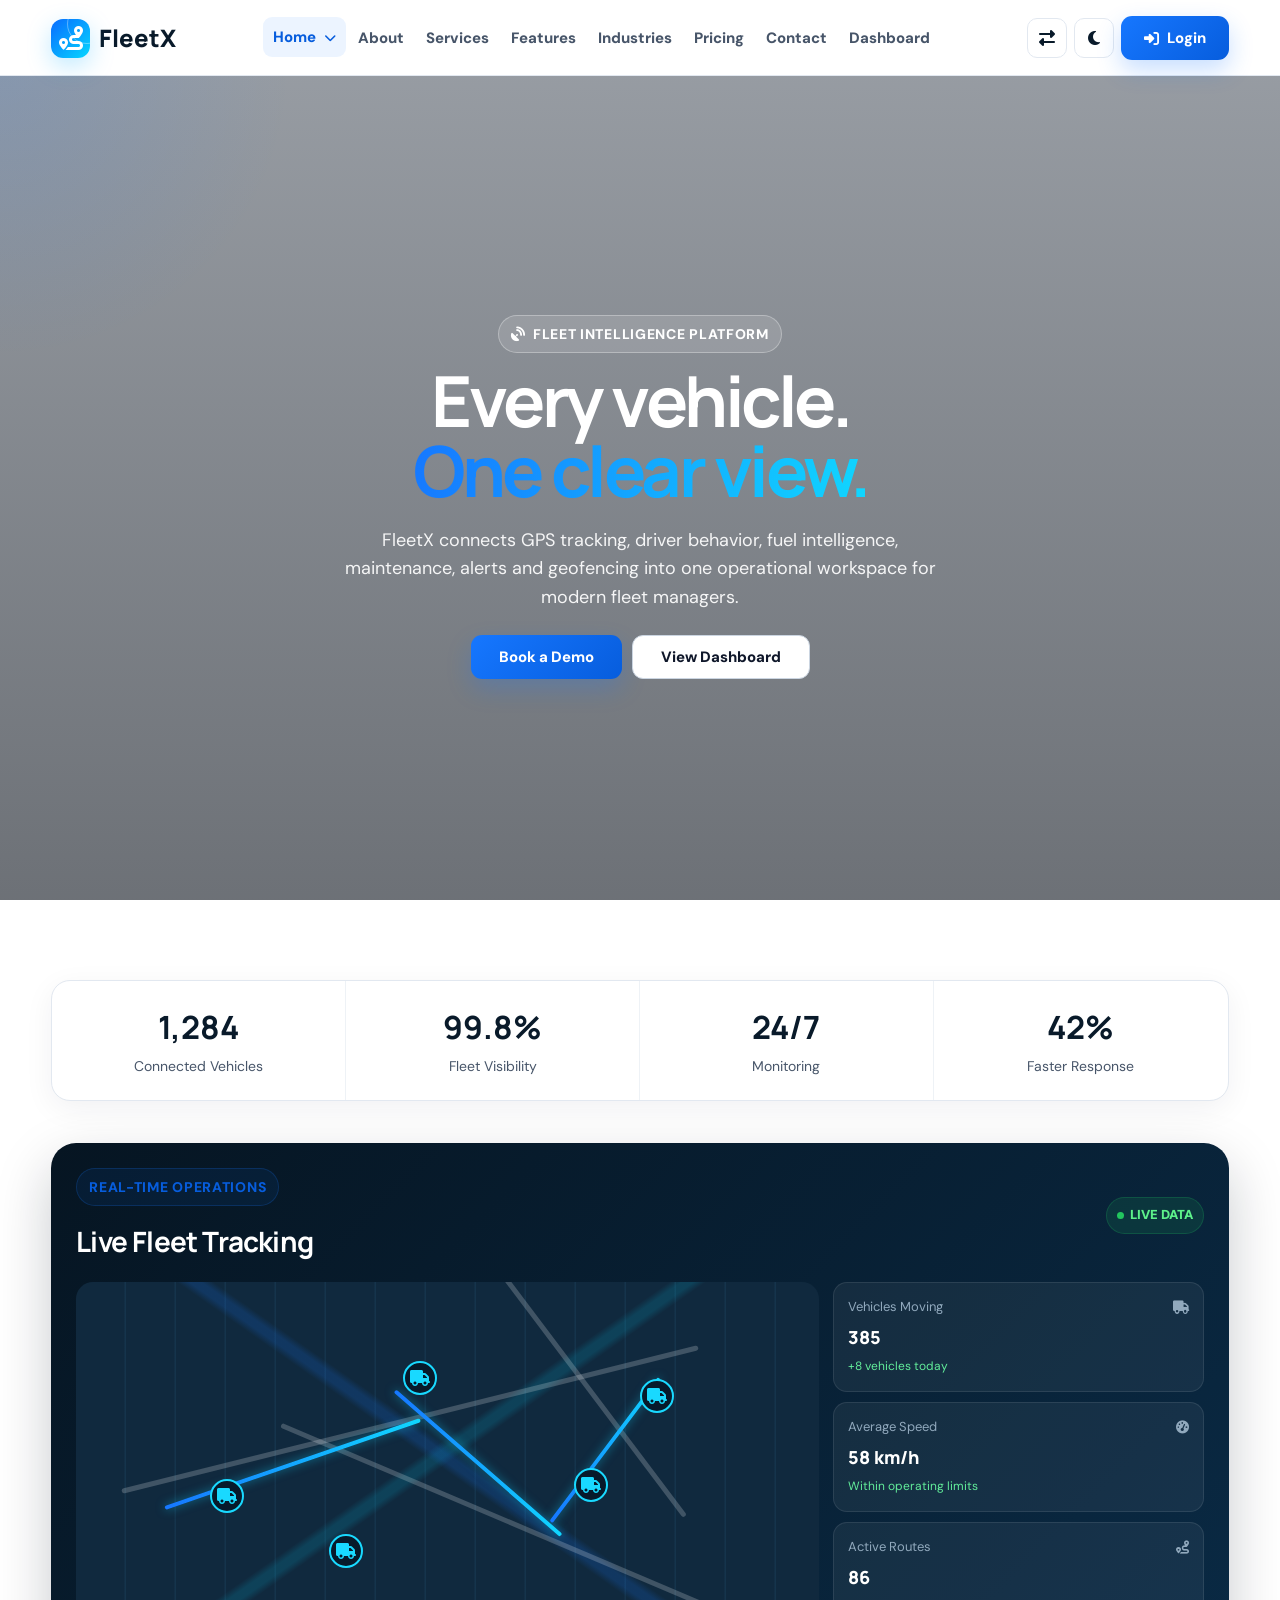
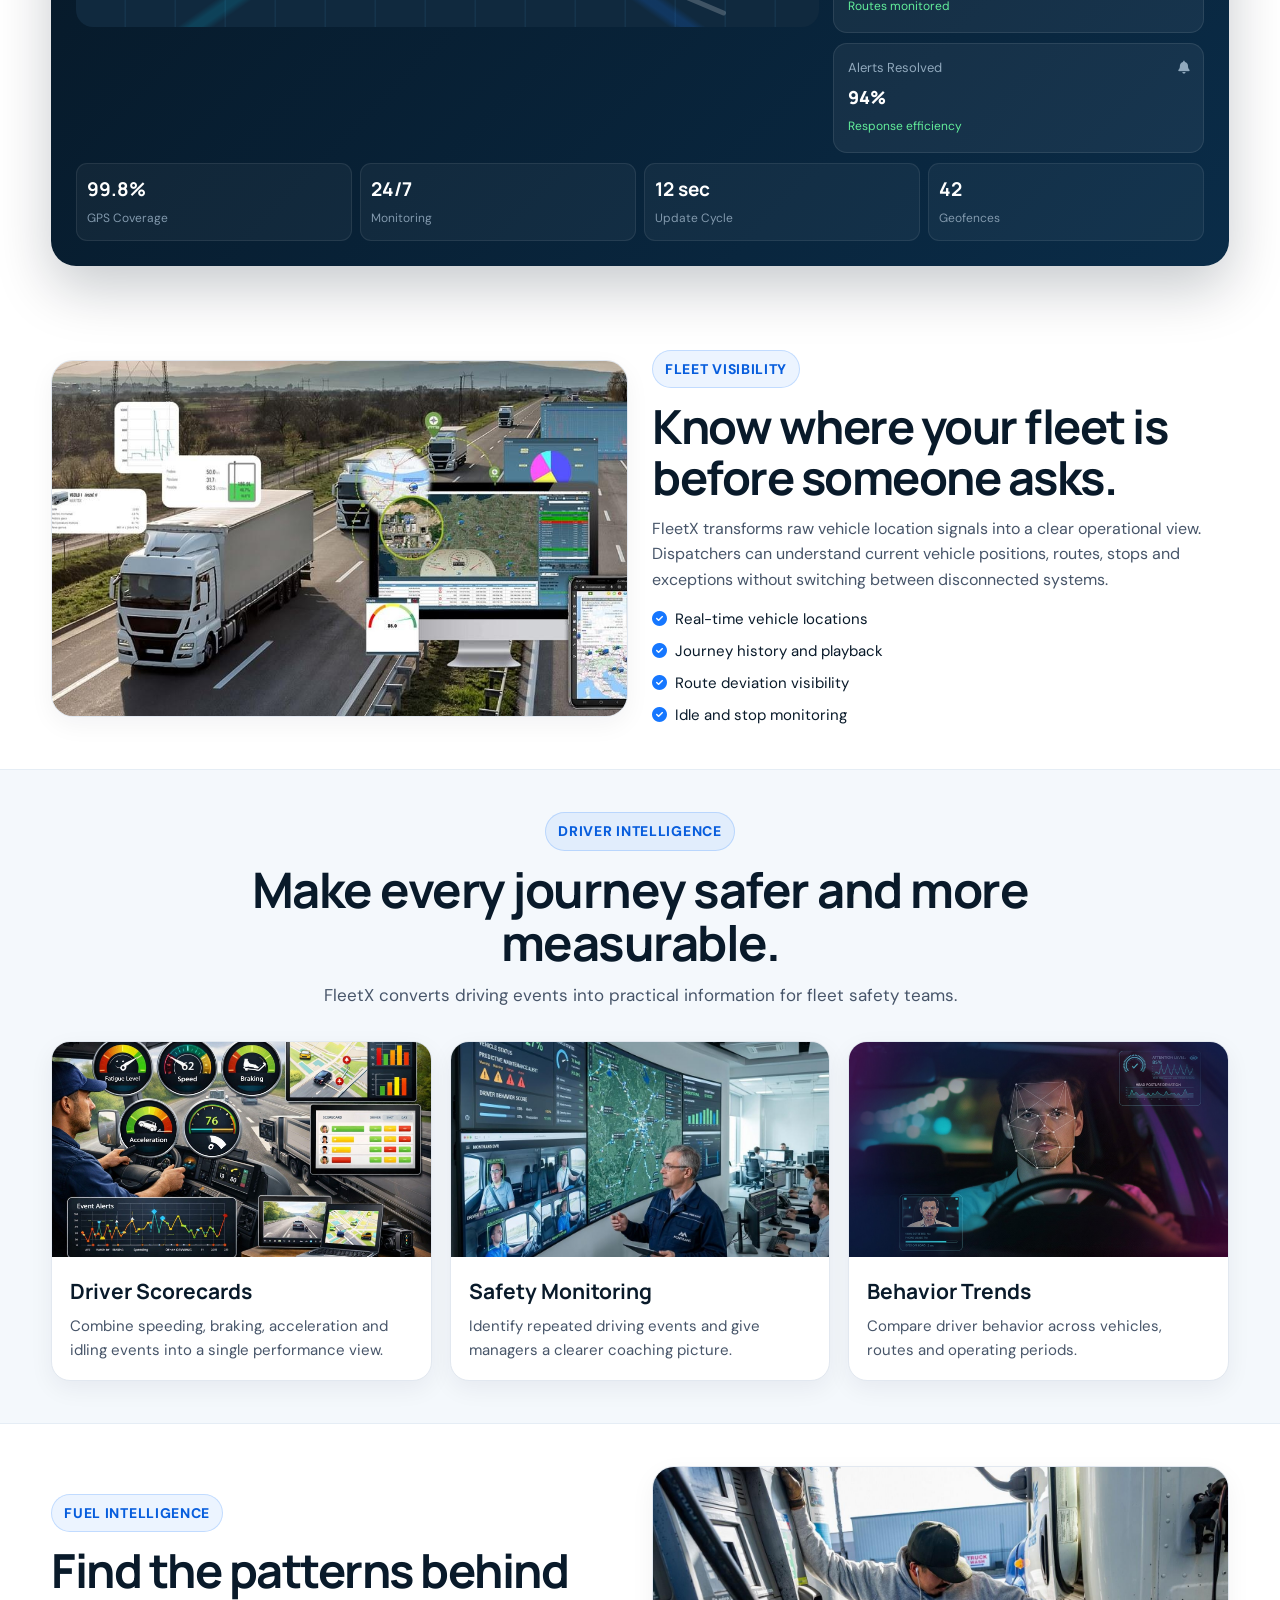
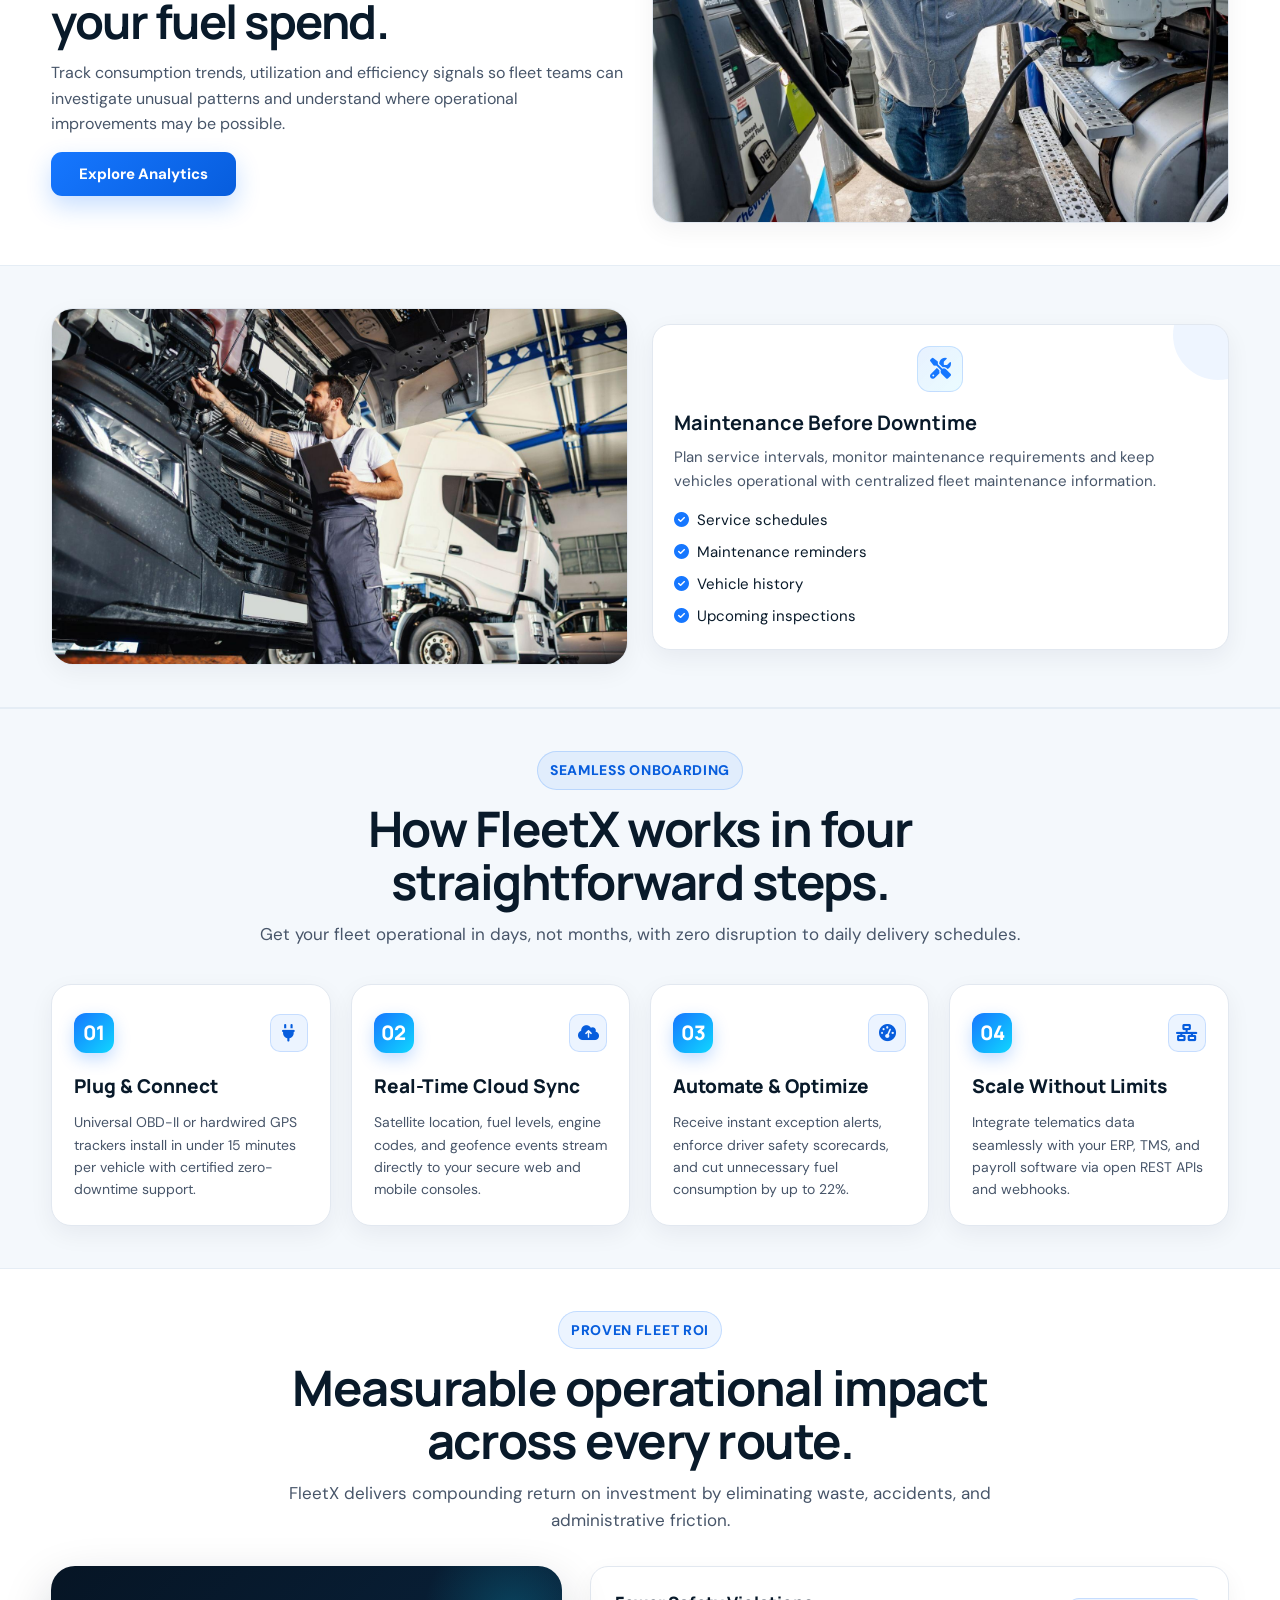
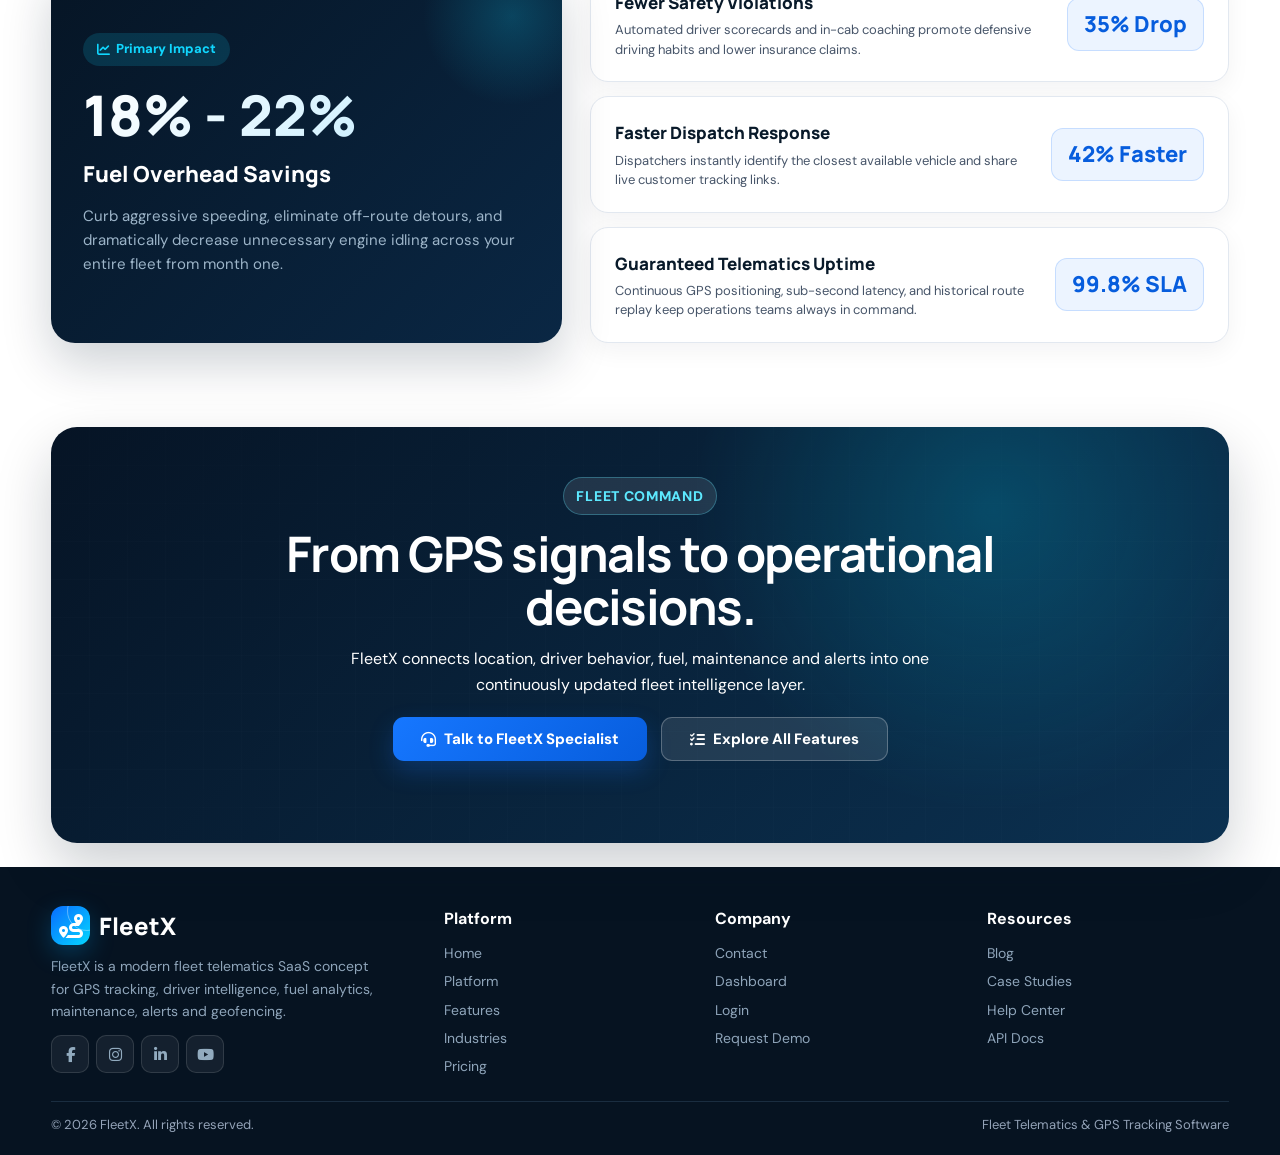
<file: index.html>
<!DOCTYPE html>
<html lang="en" dir="ltr">
<head>
<meta charset="UTF-8">
<meta name="viewport" content="width=device-width, initial-scale=1.0">
<title>FleetX — Fleet Telematics & GPS Tracking Software</title>
<meta name="description" content="FleetX is a modern fleet telematics and GPS tracking SaaS platform for real-time vehicle tracking, driver behavior, fuel analytics, maintenance, alerts and geofencing.">
<link rel="icon" type="image/svg+xml" href="data:image/svg+xml,%3Csvg xmlns='http://www.w3.org/2000/svg' viewBox='0 0 64 64'%3E%3Cdefs%3E%3ClinearGradient id='g' x1='0' y1='0' x2='1' y2='1'%3E%3Cstop offset='0' stop-color='%23086cff'/%3E%3Cstop offset='1' stop-color='%2305d7ff'/%3E%3C/linearGradient%3E%3C/defs%3E%3Crect width='64' height='64' rx='16' fill='url(%23g)'/%3E%3Cpath d='M20 57h20a6 6 0 0 0 0-12h-8a6 6 0 0 1 0-12h12' fill='none' stroke='white' stroke-width='6' stroke-linecap='round' stroke-linejoin='round'/%3E%3Cpath d='M20 57c0 0-8-12-8-18a8 8 0 1 1 16 0c0 6-8 18-8 18zm0-22a4 4 0 1 0 0 8 4 4 0 1 0 0-8z' fill='white' fill-rule='evenodd'/%3E%3Cpath d='M44 33c0 0-8-12-8-18a8 8 0 1 1 16 0c0 6-8 18-8 18zm0-22a4 4 0 1 0 0 8 4 4 0 1 0 0-8z' fill='white' fill-rule='evenodd'/%3E%3C/svg%3E">
<link rel="preconnect" href="https://fonts.googleapis.com">
<link rel="preconnect" href="https://fonts.gstatic.com" crossorigin>
<link href="https://fonts.googleapis.com/css2?family=DM+Sans:wght@400;500;600;700;800&family=Manrope:wght@500;600;700;800&display=swap" rel="stylesheet">
<link rel="stylesheet"
href="https://cdnjs.cloudflare.com/ajax/libs/font-awesome/6.7.2/css/all.min.css">
<link rel="stylesheet" href="css/style.css">
<style>
  /* Force white paragraph text inside hero sections and dark banner (all modes) */
  html body #home1 .hero-home1 p,
  html body .hero-home1 p,
  html body .dark-section p,
  html body .dark-section .section-title p {
    color: #ffffff !important;
  }
  html body .dark-section .eyebrow {
    color: #5de9ff !important;
    background: rgba(255, 255, 255, 0.1) !important;
    border-color: rgba(93, 233, 255, 0.3) !important;
  }
</style>

</head>
<body>
<!-- =========================================================
NAVBAR
========================================================= -->
<nav class="navbar" id="mainNav">
<div class="container nav-inner">
<div class="logo" onclick="showPage('home1')">
<span class="logo-mark">
<i class="fa-solid fa-route"></i>
</span>
FleetX
</div>
<div class="nav-links">
<div class="nav-dropdown">
<button class="nav-link active">
Home <i class="fa-solid fa-chevron-down" style="margin-left: 5px; font-size: 12px;"></i>
</button>
<div class="nav-dropdown-menu">
<button class="nav-dropdown-item active" onclick="showPage('home1')">Home 1</button>
<button class="nav-dropdown-item" onclick="showPage('home2')">Home 2</button>
</div>
</div>
<button class="nav-link" data-page="about" onclick="showPage('about')">
About
</button>
<button class="nav-link" data-page="services" onclick="showPage('services')">
Services
</button>
<button class="nav-link" data-page="features" onclick="showPage('features')">
Features
</button>
<button class="nav-link" data-page="industries" onclick="showPage('industries')">
Industries
</button>
<button class="nav-link" data-page="pricing" onclick="showPage('pricing')">
Pricing
</button>
<button class="nav-link" data-page="contact" onclick="showPage('contact')">
Contact
</button>
<button class="nav-link" data-page="dashboard" onclick="showPage('dashboard')">
Dashboard
</button>
</div>
<div class="nav-controls">
<button class="icon-btn rtl-control" onclick="toggleRTL()" title="RTL" aria-label="Toggle RTL">
<i class="fa-solid fa-right-left"></i>
</button>
<button class="icon-btn theme-control" onclick="toggleTheme()" title="Theme" aria-label="Toggle theme">
<i class="fa-solid fa-moon"></i>
</button>
<button class="btn btn-primary login-nav" onclick="showPage('login')">
<i class="fa-solid fa-right-to-bracket"></i>
Login
</button>
<button class="icon-btn hamburger" id="hamburgerBtn" onclick="toggleMobileMenu()" aria-label="Open navigation menu" aria-expanded="false" aria-controls="mobileMenu">
<i class="fa-solid fa-bars"></i>
</button>
</div>
</div>
<div class="mobile-menu" id="mobileMenu">
<div class="container mobile-menu-grid">
<button class="active" onclick="showPage('home1');closeMobile()">Home 1</button>
<button onclick="showPage('home2');closeMobile()">Home 2</button>
<button onclick="showPage('about');closeMobile()">About</button>
<button onclick="showPage('services');closeMobile()">Services</button>
<button onclick="showPage('features');closeMobile()">Features</button>
<button onclick="showPage('industries');closeMobile()">Industries</button>
<button onclick="showPage('pricing');closeMobile()">Pricing</button>
<button onclick="showPage('contact');closeMobile()">Contact</button>
<button onclick="showPage('dashboard');closeMobile()">Dashboard</button>
<div class="mobile-nav-controls" style="display:flex; flex-direction:column; gap:10px; margin-top:15px; border-top:1px solid var(--border); padding-top:15px;">
<div style="display:flex; gap:10px;">
<button class="icon-btn rtl-control" onclick="toggleRTL();closeMobile()" title="RTL" aria-label="Toggle RTL" style="flex:1; height:42px;">
<i class="fa-solid fa-right-left"></i>
</button>
<button class="icon-btn theme-control" onclick="toggleTheme();closeMobile()" title="Theme" aria-label="Toggle theme" style="flex:1; height:42px;">
<i class="fa-solid fa-moon"></i>
</button>
</div>
<button class="btn btn-primary" onclick="showPage('login');closeMobile()" style="width:100%; justify-content:center; padding:0 20px; height:42px;">
<i class="fa-solid fa-right-to-bracket"></i> Login
</button>
</div>
</div>
</div>
</nav>
<!-- =========================================================
HOME 1
========================================================= -->
<main id="home1" class="page active">
<section class="hero hero-home1" style="background: linear-gradient(180deg, rgba(6, 18, 34, 0.42) 0%, rgba(3, 10, 20, 0.58) 100%), url('https://images.unsplash.com/photo-1519003722824-194d4455a60c?auto=format&fit=crop&w=2400&q=90') center/cover no-repeat;">
<div class="container">
<div class="hero-copy" style="text-align: center; max-width: 800px; margin: 0 auto;">
<span class="eyebrow" style="color: #ffffff; border-color: rgba(255,255,255,0.25); background: rgba(255,255,255,0.12);">
<i class="fa-solid fa-satellite-dish"></i>
Fleet Intelligence Platform
</span>
<h1 style="color: #fff;">
Every vehicle.
<br>
<span>One clear view.</span>
</h1>
<p style="color: rgba(255,255,255,0.9); text-align: center;">
FleetX connects GPS tracking, driver behavior, fuel intelligence,
maintenance, alerts and geofencing into one operational workspace
for modern fleet managers.
</p>
<div class="hero-buttons" style="justify-content: center;">
<button class="btn btn-primary" onclick="showPage('contact')">
Book a Demo
</button>
<button class="btn btn-outline" onclick="showPage('dashboard')">
View Dashboard
</button>
</div>
</div>
</div>
</section>
<section class="section-small" style="margin-top: 80px;">
<div class="container">
<div class="stat-strip">
<div class="stat-box">
<strong>1,284</strong>
<span>Connected Vehicles</span>
</div>
<div class="stat-box">
<strong>99.8%</strong>
<span>Fleet Visibility</span>
</div>
<div class="stat-box">
<strong>24/7</strong>
<span>Monitoring</span>
</div>
<div class="stat-box">
<strong>42%</strong>
<span>Faster Response</span>
</div>
</div>
</div>
</section>
<!-- LIVE TRACKING SECTION -->
<section class="section">
<div class="container">
<div class="live-section">
<div class="live-header">
<div>
<span class="eyebrow" style="color:#55e7ff;background:rgba(255,255,255,.06);">
Real-Time Operations
</span>
<h2>
Live Fleet Tracking
</h2>
</div>
<div class="live-status">
<span class="live-dot"></span>
LIVE DATA
</div>
</div>
<div class="tracking-layout">
<div class="tracking-map">
<div class="map-road mr1"></div>
<div class="map-road mr2"></div>
<div class="map-road mr3"></div>
<div class="route-line r1"></div>
<div class="route-line r2"></div>
<div class="route-line r3"></div>
<div class="truck-marker tm1">
<i class="fa-solid fa-truck"></i>
</div>
<div class="truck-marker tm2">
<i class="fa-solid fa-truck"></i>
</div>
<div class="truck-marker tm3">
<i class="fa-solid fa-truck"></i>
</div>
<div class="truck-marker tm4">
<i class="fa-solid fa-truck"></i>
</div>
<div class="truck-marker tm5">
<i class="fa-solid fa-truck"></i>
</div>
</div>
<div class="tracking-side">
<div class="telemetry">
<div class="telemetry-top">
<span>Vehicles Moving</span>
<i class="fa-solid fa-truck"></i>
</div>
<div class="telemetry-value" id="liveVehicles">
386
</div>
<small>+8 vehicles today</small>
</div>
<div class="telemetry">
<div class="telemetry-top">
<span>Average Speed</span>
<i class="fa-solid fa-gauge-high"></i>
</div>
<div class="telemetry-value">
58 km/h
</div>
<small>Within operating limits</small>
</div>
<div class="telemetry">
<div class="telemetry-top">
<span>Active Routes</span>
<i class="fa-solid fa-route"></i>
</div>
<div class="telemetry-value">
86
</div>
<small>Routes monitored</small>
</div>
<div class="telemetry">
<div class="telemetry-top">
<span>Alerts Resolved</span>
<i class="fa-solid fa-bell"></i>
</div>
<div class="telemetry-value">
94%
</div>
<small>Response efficiency</small>
</div>
</div>
</div>
<div class="tracking-footer">
<div class="tracking-mini">
<strong>99.8%</strong>
<span>GPS Coverage</span>
</div>
<div class="tracking-mini">
<strong>24/7</strong>
<span>Monitoring</span>
</div>
<div class="tracking-mini">
<strong>12 sec</strong>
<span>Update Cycle</span>
</div>
<div class="tracking-mini">
<strong>42</strong>
<span>Geofences</span>
</div>
</div>
</div>
</div>
</section>
<section class="section">
<div class="container">
<div class="grid-2">
<div class="big-image">
<img
src="images/Know where your fleet is before someone asks.png"
alt="Logistics fleet"
loading="lazy"
decoding="async">
</div>
<div class="split">
<span class="eyebrow">
Fleet Visibility
</span>
<h2>
Know where your fleet is before someone asks.
</h2>
<p>
FleetX transforms raw vehicle location signals into a clear operational
view. Dispatchers can understand current vehicle positions, routes,
stops and exceptions without switching between disconnected systems.
</p>
<ul class="check-list">
<li><i class="fa-solid fa-circle-check"></i> Real-time vehicle locations</li>
<li><i class="fa-solid fa-circle-check"></i> Journey history and playback</li>
<li><i class="fa-solid fa-circle-check"></i> Route deviation visibility</li>
<li><i class="fa-solid fa-circle-check"></i> Idle and stop monitoring</li>
</ul>
</div>
</div>
</div>
</section>
<section class="section section-alt" style="background: rgba(8,108,255,0.03);">
<div class="container">
<div class="section-title">
<span class="eyebrow">
Driver Intelligence
</span>
<h2>
Make every journey safer and more measurable.
</h2>
<p>
FleetX converts driving events into practical information for fleet safety teams.
</p>
</div>
<div class="grid-3">
<div class="card image-card">
<img
src="images/Driver Scorecards.png"
alt="Professional fleet driver"
loading="lazy"
decoding="async">
<div class="card-content">
<h3>Driver Scorecards</h3>
<p>
Combine speeding, braking, acceleration and idling events into a single performance view.
</p>
</div>
</div>
<div class="card image-card">
<img
src="images/Safety Monitoring.png"
alt="Vehicle safety"
loading="lazy"
decoding="async">
<div class="card-content">
<h3>Safety Monitoring</h3>
<p>
Identify repeated driving events and give managers a clearer coaching picture.
</p>
</div>
</div>
<div class="card image-card">
<img
src="images/Behavior Trends.png"
alt="Transportation fleet"
loading="lazy"
decoding="async">
<div class="card-content">
<h3>Behavior Trends</h3>
<p>
Compare driver behavior across vehicles, routes and operating periods.
</p>
</div>
</div>
</div>
</div>
</section>
<section class="section">
<div class="container">
<div class="grid-2">
<div class="split">
<span class="eyebrow">
Fuel Intelligence
</span>
<h2>
Find the patterns behind your fuel spend.
</h2>
<p>
Track consumption trends, utilization and efficiency signals so
fleet teams can investigate unusual patterns and understand where
operational improvements may be possible.
</p>
<button class="btn btn-primary" onclick="showPage('features')">
Explore Analytics
</button>
</div>
<div class="big-image">
<img
src="images/Find the patterns behind your fuel spend.png"
alt="Fleet fuel vehicle"
loading="lazy"
decoding="async">
</div>
</div>
</div>
</section>
<section class="section section-alt" style="background: rgba(8,108,255,0.03);">
<div class="container">
<div class="grid-2">
<div class="big-image">
<img
src="images/Maintenance Before Downtime.png"
alt="Vehicle maintenance"
loading="lazy"
decoding="async">
</div>
<div class="feature-card">
<div class="feature-icon">
<i class="fa-solid fa-screwdriver-wrench"></i>
</div>
<h3>
Maintenance Before Downtime
</h3>
<p>
Plan service intervals, monitor maintenance requirements and keep
vehicles operational with centralized fleet maintenance information.
</p>
<ul class="check-list" style="margin-top:15px;">
<li><i class="fa-solid fa-circle-check"></i> Service schedules</li>
<li><i class="fa-solid fa-circle-check"></i> Maintenance reminders</li>
<li><i class="fa-solid fa-circle-check"></i> Vehicle history</li>
<li><i class="fa-solid fa-circle-check"></i> Upcoming inspections</li>
</ul>
</div>
</div>
</div>
</section>

<!-- HOW IT WORKS SECTION -->
<section class="section section-alt" style="background: rgba(8,108,255,0.03);">
<div class="container">
<div class="section-title">
<span class="eyebrow">Seamless Onboarding</span>
<h2>How FleetX works in four straightforward steps.</h2>
<p>
Get your fleet operational in days, not months, with zero disruption to daily delivery schedules.
</p>
</div>
<div class="process-timeline">
<div class="timeline-card">
<div class="timeline-card-top">
<span class="timeline-number">01</span>
<span class="timeline-icon-wrap"><i class="fa-solid fa-plug"></i></span>
</div>
<h3>Plug & Connect</h3>
<p>Universal OBD-II or hardwired GPS trackers install in under 15 minutes per vehicle with certified zero-downtime support.</p>
</div>
<div class="timeline-card">
<div class="timeline-card-top">
<span class="timeline-number">02</span>
<span class="timeline-icon-wrap"><i class="fa-solid fa-cloud-arrow-up"></i></span>
</div>
<h3>Real-Time Cloud Sync</h3>
<p>Satellite location, fuel levels, engine codes, and geofence events stream directly to your secure web and mobile consoles.</p>
</div>
<div class="timeline-card">
<div class="timeline-card-top">
<span class="timeline-number">03</span>
<span class="timeline-icon-wrap"><i class="fa-solid fa-gauge-high"></i></span>
</div>
<h3>Automate & Optimize</h3>
<p>Receive instant exception alerts, enforce driver safety scorecards, and cut unnecessary fuel consumption by up to 22%.</p>
</div>
<div class="timeline-card">
<div class="timeline-card-top">
<span class="timeline-number">04</span>
<span class="timeline-icon-wrap"><i class="fa-solid fa-network-wired"></i></span>
</div>
<h3>Scale Without Limits</h3>
<p>Integrate telematics data seamlessly with your ERP, TMS, and payroll software via open REST APIs and webhooks.</p>
</div>
</div>
</div>
</section>

<!-- QUANTIFIABLE BUSINESS VALUE SECTION -->
<section class="section">
<div class="container">
<div class="section-title">
<span class="eyebrow">Proven Fleet ROI</span>
<h2>Measurable operational impact across every route.</h2>
<p>
FleetX delivers compounding return on investment by eliminating waste, accidents, and administrative friction.
</p>
</div>
<div class="roi-cockpit">
<div class="roi-featured-card">
<span class="roi-featured-badge"><i class="fa-solid fa-chart-line"></i> Primary Impact</span>
<div class="roi-featured-metric">18% - 22%</div>
<h3>Fuel Overhead Savings</h3>
<p>Curb aggressive speeding, eliminate off-route detours, and dramatically decrease unnecessary engine idling across your entire fleet from month one.</p>
</div>
<div class="roi-rows">
<div class="roi-row-card">
<div class="roi-row-info">
<h4>Fewer Safety Violations</h4>
<p>Automated driver scorecards and in-cab coaching promote defensive driving habits and lower insurance claims.</p>
</div>
<span class="roi-row-pill">35% Drop</span>
</div>
<div class="roi-row-card">
<div class="roi-row-info">
<h4>Faster Dispatch Response</h4>
<p>Dispatchers instantly identify the closest available vehicle and share live customer tracking links.</p>
</div>
<span class="roi-row-pill">42% Faster</span>
</div>
<div class="roi-row-card">
<div class="roi-row-info">
<h4>Guaranteed Telematics Uptime</h4>
<p>Continuous GPS positioning, sub-second latency, and historical route replay keep operations teams always in command.</p>
</div>
<span class="roi-row-pill">99.8% SLA</span>
</div>
</div>
</div>
</div>
</section>

<section class="section">
<div class="container">
<div class="dark-section">
<div class="section-title">
<span class="eyebrow" style="color:#5de9ff;background:rgba(255,255,255,.08);">
Fleet Command
</span>
<h2>
From GPS signals to operational decisions.
</h2>
<p style="color: #ffffff !important; font-size: 16px; max-width: 650px; margin: 10px auto 20px; text-align: center;">
FleetX connects location, driver behavior, fuel, maintenance and alerts
into one continuously updated fleet intelligence layer.
</p>
<div class="hero-buttons" style="justify-content:center; gap: 14px; margin-top:20px; flex-wrap: wrap;">
<button class="btn btn-primary" onclick="showPage('contact')">
<i class="fa-solid fa-headset"></i> Talk to FleetX Specialist
</button>
<button class="btn btn-outline" onclick="showPage('features')" style="background: rgba(255,255,255,0.1); color: #fff; border-color: rgba(255,255,255,0.25);">
<i class="fa-solid fa-list-check"></i> Explore All Features
</button>
</div>
</div>
</div>
</div>
</section>
</main>
<!-- =========================================================
FOOTER
========================================================= -->
<footer class="footer" id="mainFooter">
<div class="container">
<div class="footer-grid">
<div>
<div class="logo">
<span class="logo-mark">
<i class="fa-solid fa-route"></i>
</span>
FleetX
</div>
<p>
FleetX is a modern fleet telematics SaaS concept <br>
for GPS tracking, driver intelligence, fuel analytics, <br>
maintenance, alerts and geofencing.
</p>
<div class="socials">
<a href="#" class="social facebook" aria-label="Facebook">
<i class="fa-brands fa-facebook-f"></i>
</a>
<a href="#" class="social instagram" aria-label="Instagram">
<i class="fa-brands fa-instagram"></i>
</a>
<a href="#" class="social linkedin" aria-label="LinkedIn">
<i class="fa-brands fa-linkedin-in"></i>
</a>
<a href="#" class="social youtube" aria-label="YouTube">
<i class="fa-brands fa-youtube"></i>
</a>
</div>
</div>
<div>
<h4>Platform</h4>
<div class="footer-links">
<button onclick="showPage('home1')">Home</button>
<button onclick="showPage('home2')">Platform</button>
<button onclick="showPage('features')">Features</button>
<button onclick="showPage('industries')">Industries</button>
<button onclick="showPage('pricing')">Pricing</button>
</div>
</div>
<div>
<h4>Company</h4>
<div class="footer-links">
<button onclick="showPage('contact')">Contact</button>
<button onclick="showPage('dashboard')">Dashboard</button>
<button onclick="showPage('login')">Login</button>
<button onclick="showPage('contact')">Request Demo</button>
</div>
</div>
<div>
<h4>Resources</h4>
<div class="footer-links">
<button onclick="showPage('home1')">Blog</button>
<button onclick="showPage('home1')">Case Studies</button>
<button onclick="showPage('home1')">Help Center</button>
<button onclick="showPage('home1')">API Docs</button>
</div>
</div>
</div>
<div class="footer-bottom">
<span>
© 2026 FleetX. All rights reserved.
</span>
<span>
Fleet Telematics & GPS Tracking Software
</span>
</div>
</div>
</footer>
<button class="top-btn" id="topBtn"
onclick="window.scrollTo({top:0,behavior:'smooth'})">
<i class="fa-solid fa-arrow-up"></i>
</button>
<script src="js/main.js"></script>
</body>
</html>
</file>
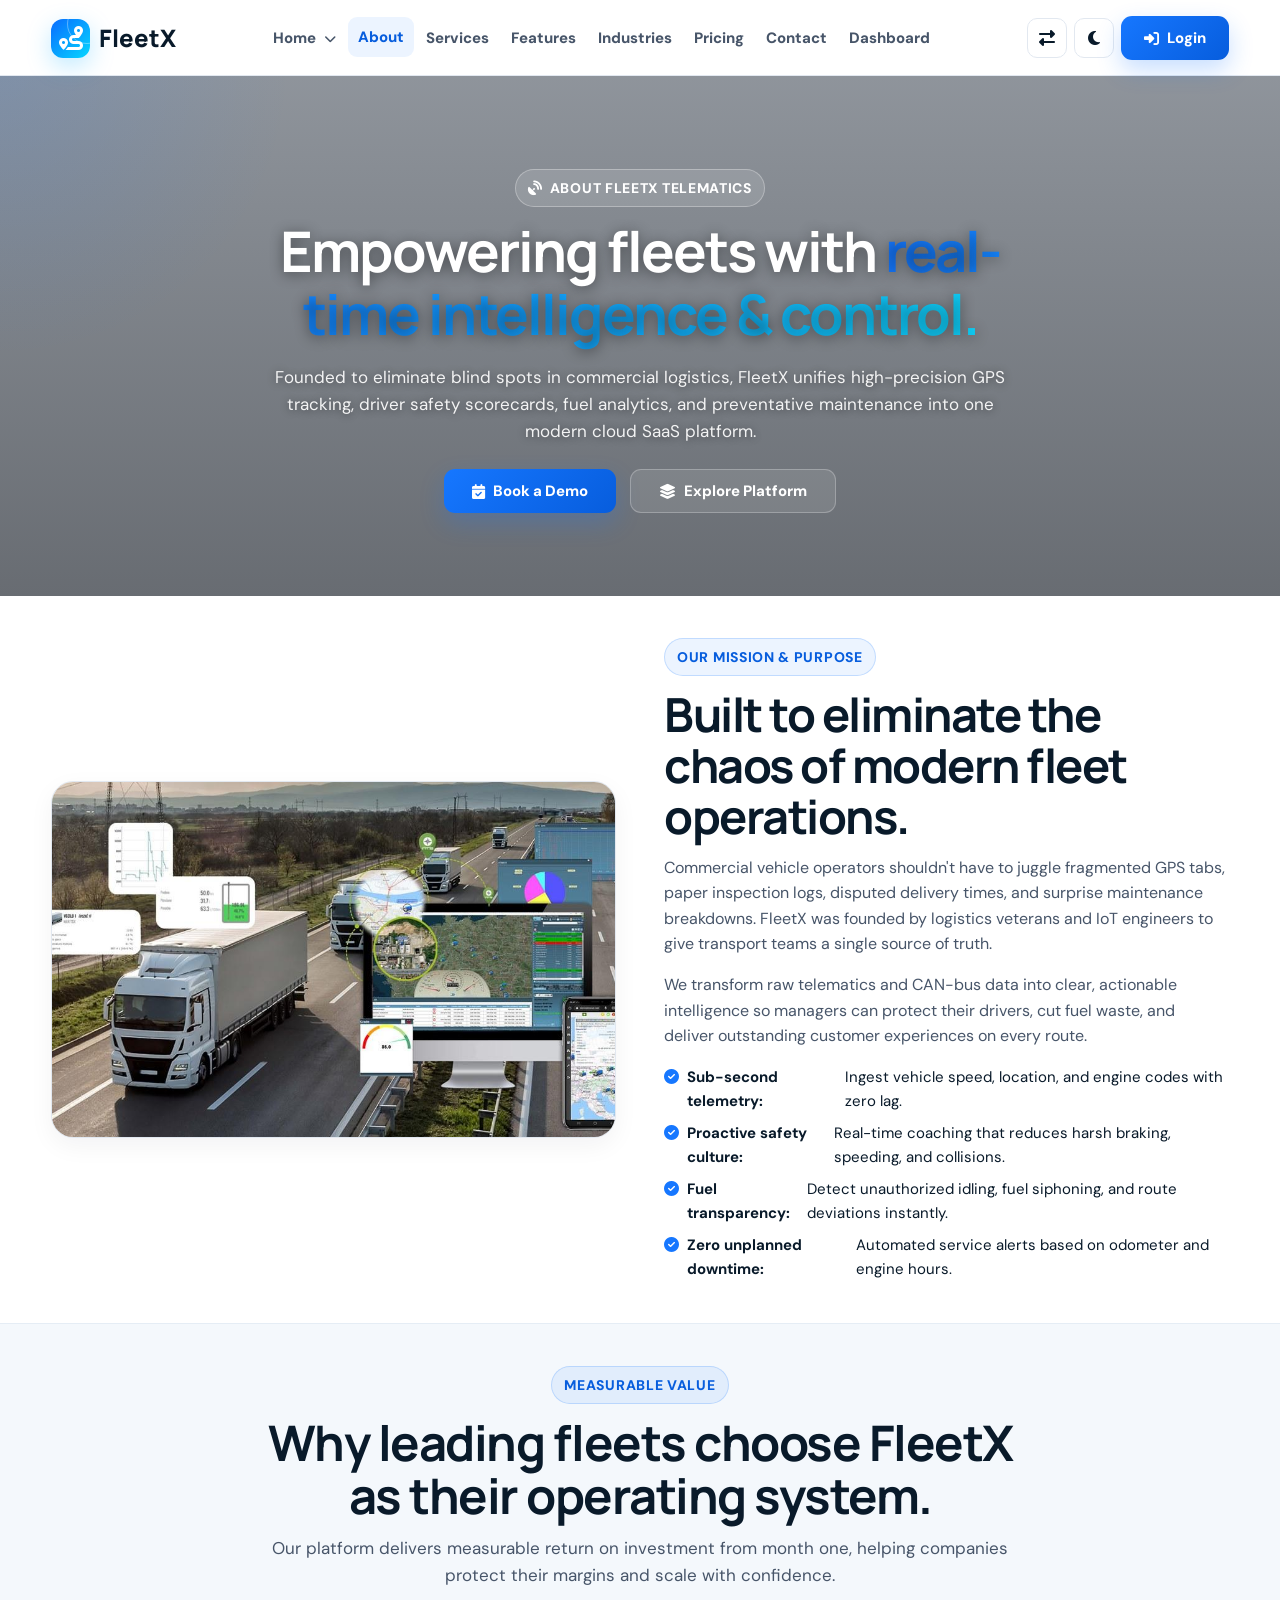
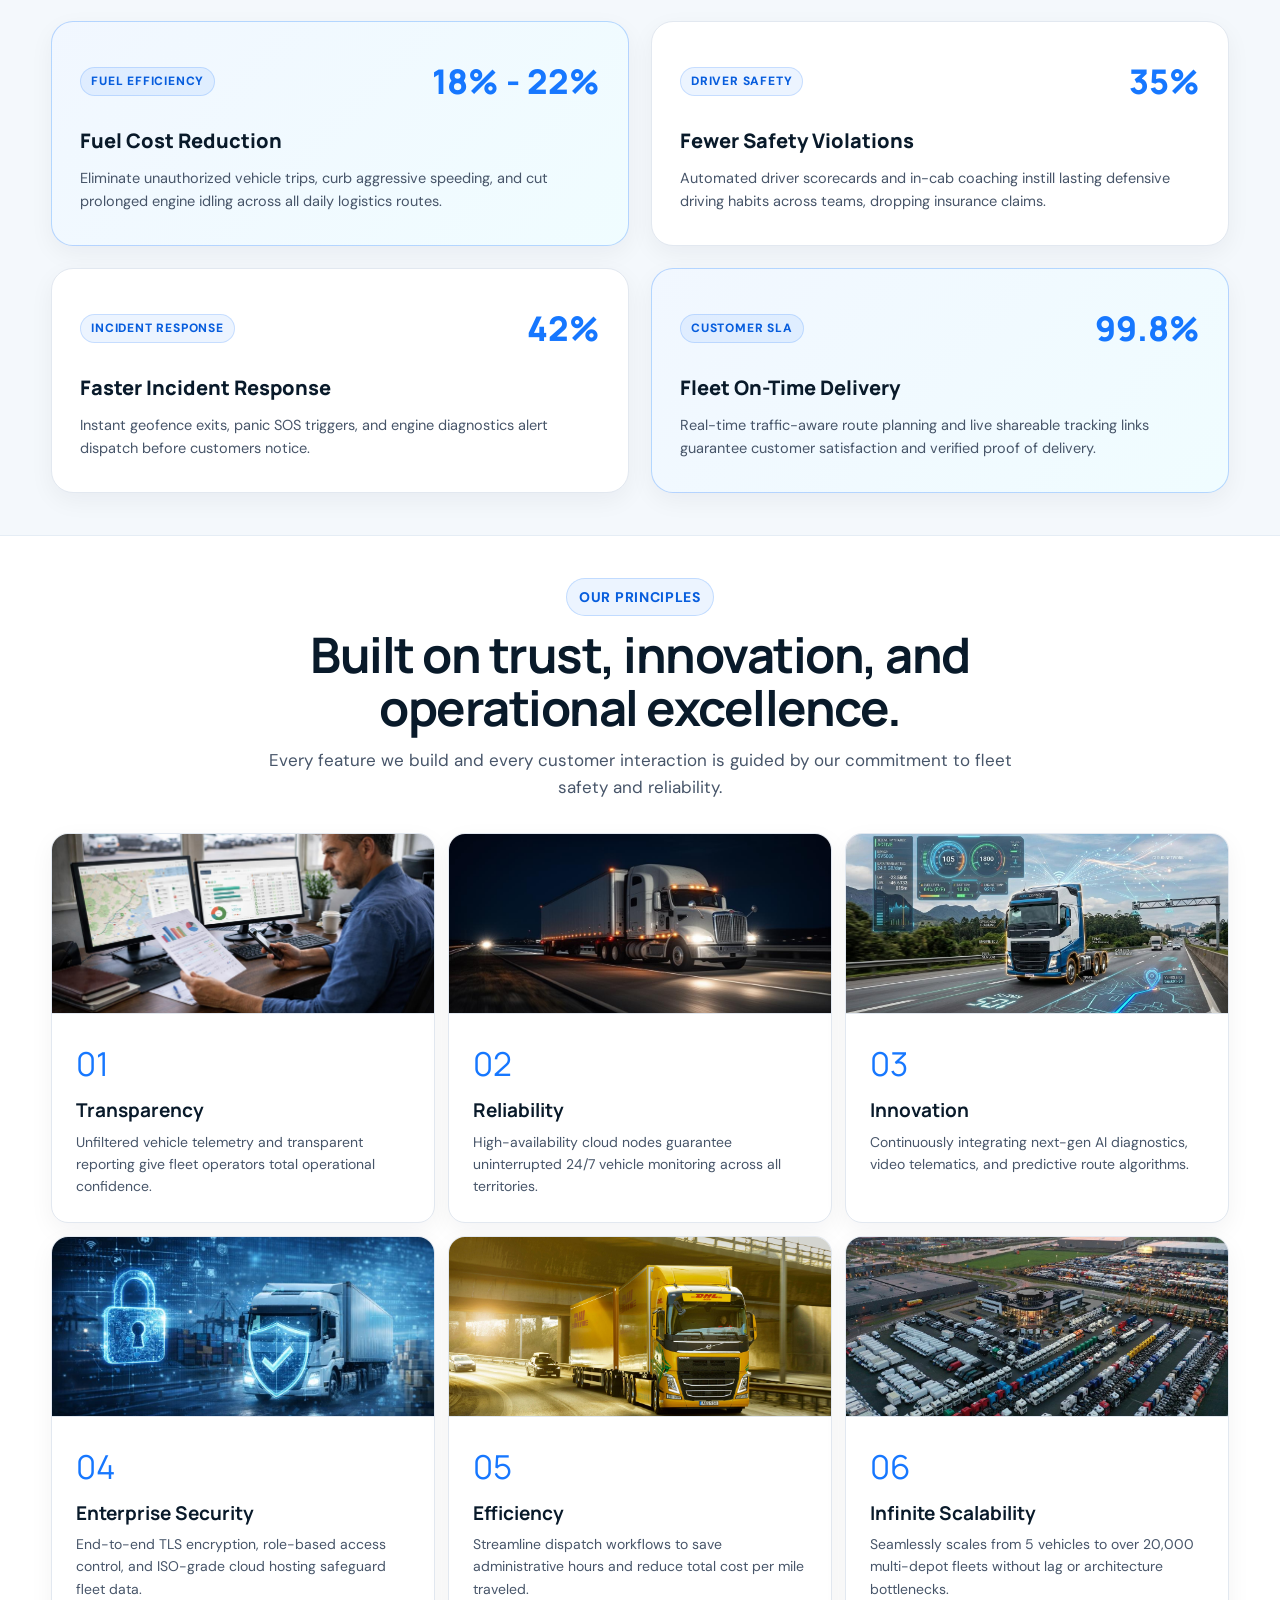
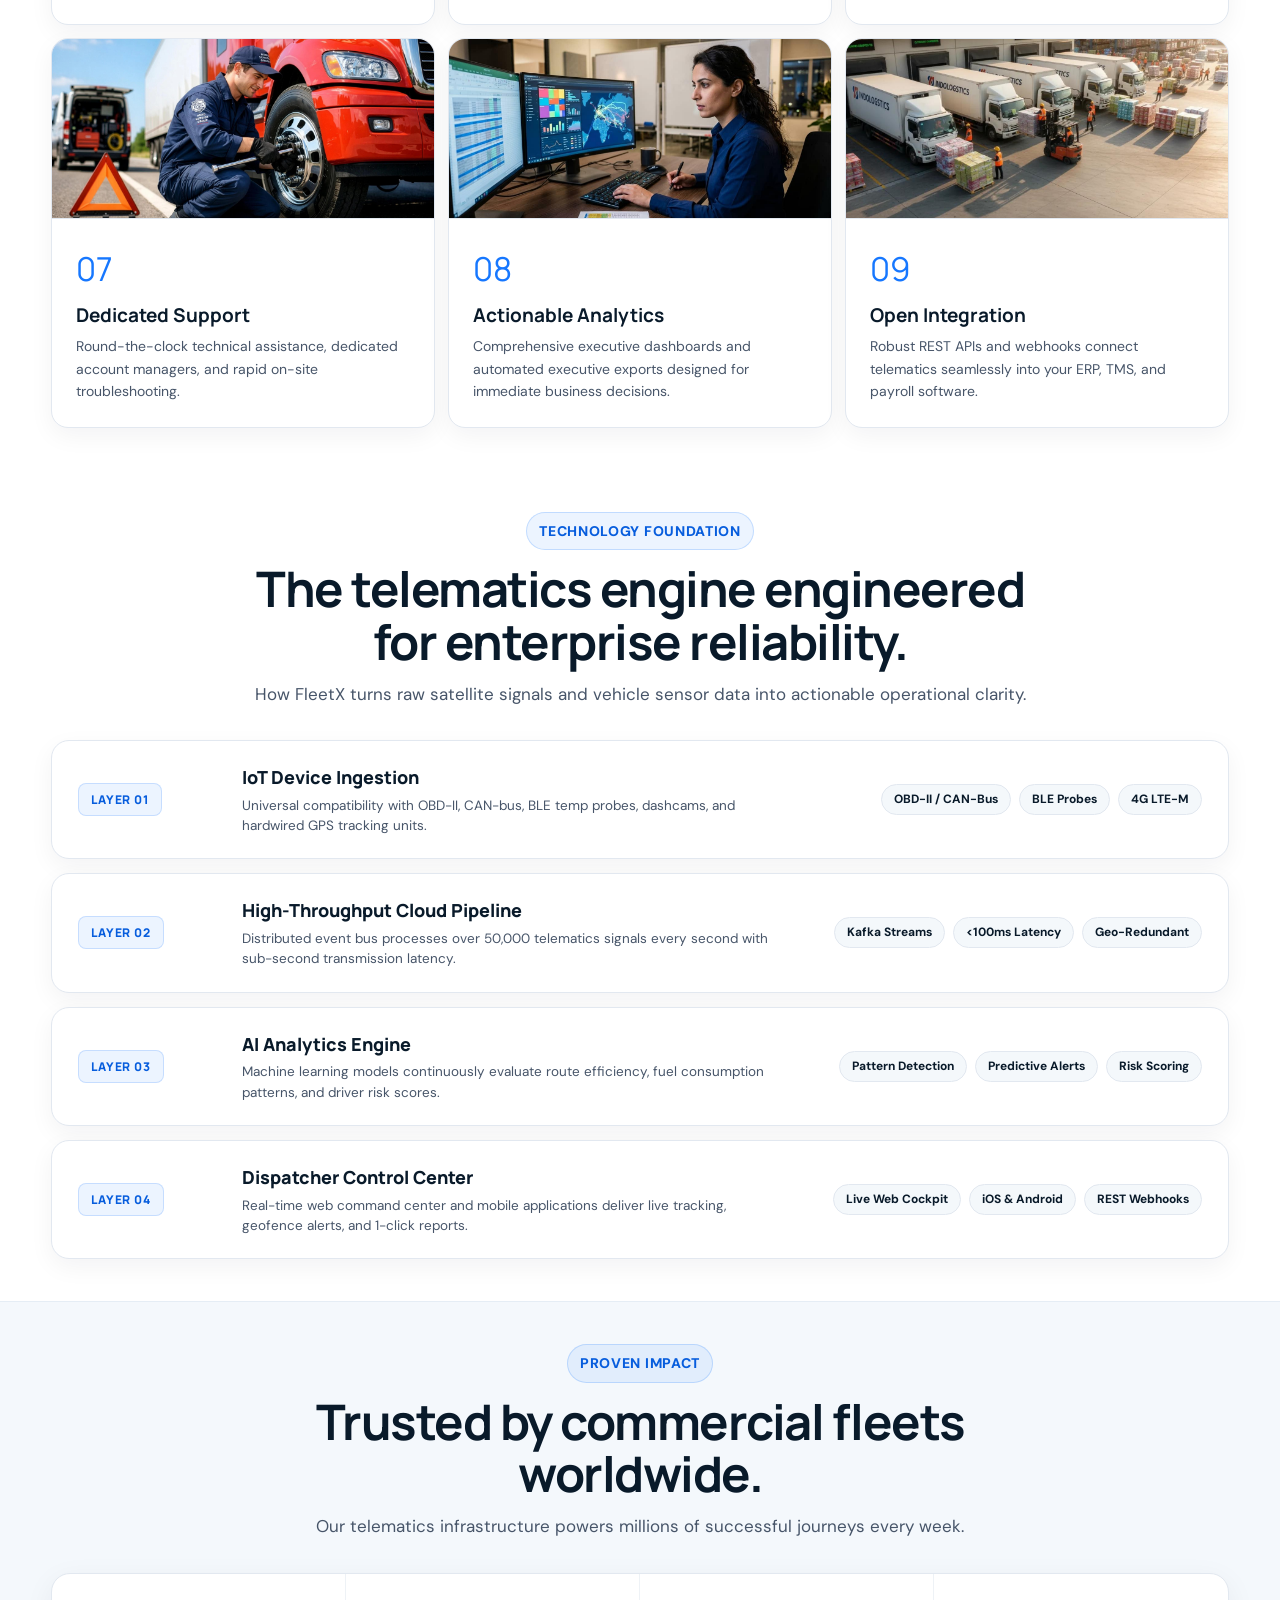
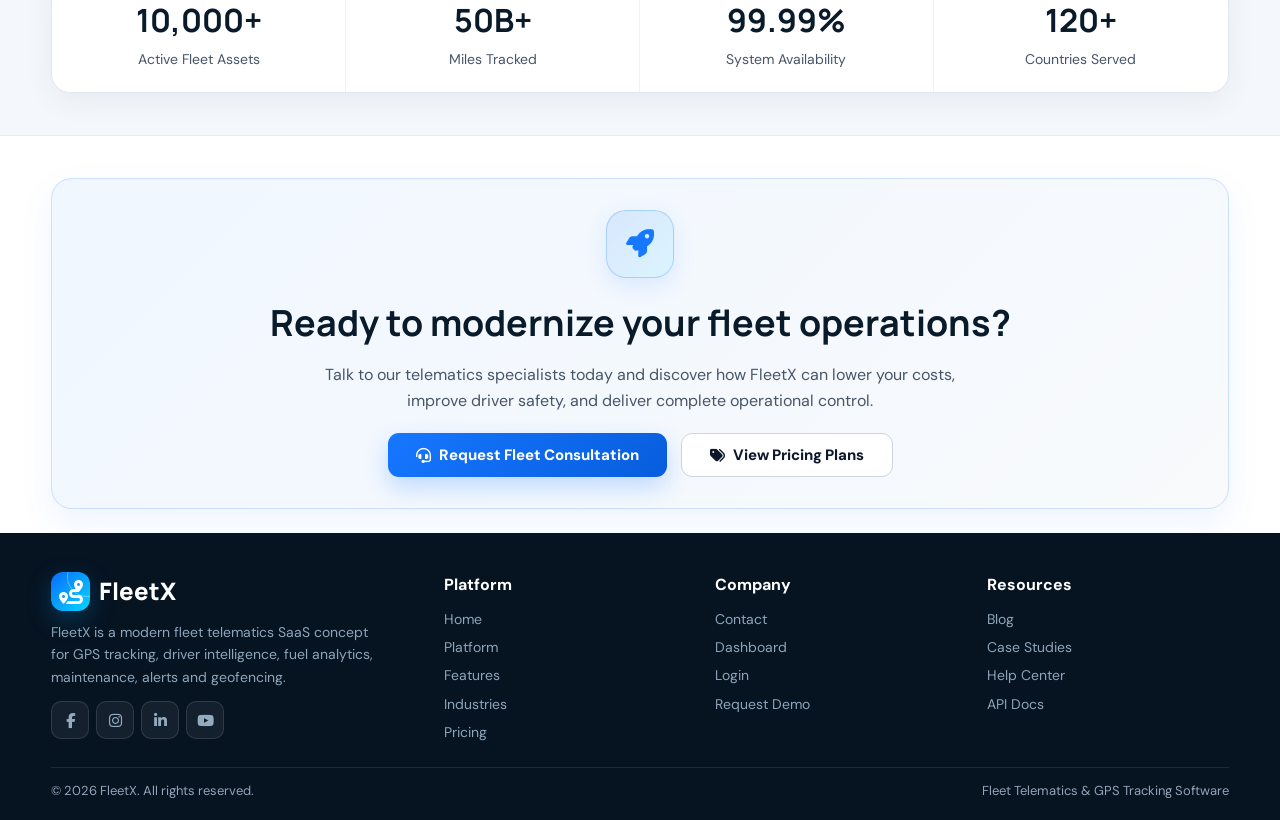
<file: about.html>
<!DOCTYPE html>
<html lang="en" dir="ltr">
<head>
<meta charset="UTF-8">
<meta name="viewport" content="width=device-width, initial-scale=1.0">
<title>FleetX — Fleet Telematics & GPS Tracking Software</title>
<meta name="description" content="FleetX is a modern fleet telematics and GPS tracking SaaS platform for real-time vehicle tracking, driver behavior, fuel analytics, maintenance, alerts and geofencing.">
<link rel="icon" type="image/svg+xml" href="data:image/svg+xml,%3Csvg xmlns='http://www.w3.org/2000/svg' viewBox='0 0 64 64'%3E%3Cdefs%3E%3ClinearGradient id='g' x1='0' y1='0' x2='1' y2='1'%3E%3Cstop offset='0' stop-color='%23086cff'/%3E%3Cstop offset='1' stop-color='%2305d7ff'/%3E%3C/linearGradient%3E%3C/defs%3E%3Crect width='64' height='64' rx='16' fill='url(%23g)'/%3E%3Cpath d='M20 57h20a6 6 0 0 0 0-12h-8a6 6 0 0 1 0-12h12' fill='none' stroke='white' stroke-width='6' stroke-linecap='round' stroke-linejoin='round'/%3E%3Cpath d='M20 57c0 0-8-12-8-18a8 8 0 1 1 16 0c0 6-8 18-8 18zm0-22a4 4 0 1 0 0 8 4 4 0 1 0 0-8z' fill='white' fill-rule='evenodd'/%3E%3Cpath d='M44 33c0 0-8-12-8-18a8 8 0 1 1 16 0c0 6-8 18-8 18zm0-22a4 4 0 1 0 0 8 4 4 0 1 0 0-8z' fill='white' fill-rule='evenodd'/%3E%3C/svg%3E">
<link rel="preconnect" href="https://fonts.googleapis.com">
<link rel="preconnect" href="https://fonts.gstatic.com" crossorigin>
<link href="https://fonts.googleapis.com/css2?family=DM+Sans:wght@400;500;600;700;800&family=Manrope:wght@500;600;700;800&display=swap" rel="stylesheet">
<link rel="stylesheet"
href="https://cdnjs.cloudflare.com/ajax/libs/font-awesome/6.7.2/css/all.min.css">
<link rel="stylesheet" href="css/style.css">
<style>
  /* Force white paragraph text inside hero sections (all modes) */
  html body .hero-about p {
    color: rgba(255, 255, 255, 0.92) !important;
  }
  /* Tablet view (768px - 1024px) 1-by-1 stacked alignment for About story section */
  @media (max-width: 1024px) {
    .about-story-grid {
      grid-template-columns: 1fr !important;
      gap: 36px !important;
    }
    .about-story-grid .big-image {
      max-width: 720px;
      margin: 0 auto;
      width: 100%;
    }
    .about-story-grid .big-image img {
      width: 100%;
      height: 380px;
      object-fit: cover;
    }
    .about-story-grid .split {
      max-width: 720px;
      margin: 0 auto;
      width: 100%;
    }
  }
  /* Mobile and 768px tablet view: keep bento tag text in one line and stack tag & numbers one-by-one */
  @media (max-width: 768px) {
    .bento-header {
      display: flex !important;
      flex-direction: column !important;
      align-items: flex-start !important;
      gap: 10px !important;
    }
    .bento-tag {
      white-space: nowrap !important;
    }
    .bento-stat {
      white-space: nowrap !important;
    }
  }
</style>

</head>
<body>
<!-- =========================================================
NAVBAR
========================================================= -->
<nav class="navbar" id="mainNav">
<div class="container nav-inner">
<div class="logo" onclick="showPage('home1')">
<span class="logo-mark">
<i class="fa-solid fa-route"></i>
</span>
FleetX
</div>
<div class="nav-links">
<div class="nav-dropdown">
<button class="nav-link">
Home <i class="fa-solid fa-chevron-down" style="margin-left: 5px; font-size: 12px;"></i>
</button>
<div class="nav-dropdown-menu">
<button class="nav-dropdown-item" onclick="showPage('home1')">Home 1</button>
<button class="nav-dropdown-item" onclick="showPage('home2')">Home 2</button>
</div>
</div>
<button class="nav-link active" data-page="about" onclick="showPage('about')">
About
</button>
<button class="nav-link" data-page="services" onclick="showPage('services')">
Services
</button>
<button class="nav-link" data-page="features" onclick="showPage('features')">
Features
</button>
<button class="nav-link" data-page="industries" onclick="showPage('industries')">
Industries
</button>
<button class="nav-link" data-page="pricing" onclick="showPage('pricing')">
Pricing
</button>
<button class="nav-link" data-page="contact" onclick="showPage('contact')">
Contact
</button>
<button class="nav-link" data-page="dashboard" onclick="showPage('dashboard')">
Dashboard
</button>
</div>
<div class="nav-controls">
<button class="icon-btn rtl-control" onclick="toggleRTL()" title="RTL" aria-label="Toggle RTL">
<i class="fa-solid fa-right-left"></i>
</button>
<button class="icon-btn theme-control" onclick="toggleTheme()" title="Theme" aria-label="Toggle theme">
<i class="fa-solid fa-moon"></i>
</button>
<button class="btn btn-primary login-nav" onclick="showPage('login')">
<i class="fa-solid fa-right-to-bracket"></i>
Login
</button>
<button class="icon-btn hamburger" id="hamburgerBtn" onclick="toggleMobileMenu()" aria-label="Open navigation menu" aria-expanded="false" aria-controls="mobileMenu">
<i class="fa-solid fa-bars"></i>
</button>
</div>
</div>
<div class="mobile-menu" id="mobileMenu">
<div class="container mobile-menu-grid">
<button onclick="showPage('home1');closeMobile()">Home 1</button>
<button onclick="showPage('home2');closeMobile()">Home 2</button>
<button class="active" onclick="showPage('about');closeMobile()">About</button>
<button onclick="showPage('services');closeMobile()">Services</button>
<button onclick="showPage('features');closeMobile()">Features</button>
<button onclick="showPage('industries');closeMobile()">Industries</button>
<button onclick="showPage('pricing');closeMobile()">Pricing</button>
<button onclick="showPage('contact');closeMobile()">Contact</button>
<button onclick="showPage('dashboard');closeMobile()">Dashboard</button>
<div class="mobile-nav-controls" style="display:flex; flex-direction:column; gap:10px; margin-top:15px; border-top:1px solid var(--border); padding-top:15px;">
<div style="display:flex; gap:10px;">
<button class="icon-btn rtl-control" onclick="toggleRTL();closeMobile()" title="RTL" aria-label="Toggle RTL" style="flex:1; height:42px;">
<i class="fa-solid fa-right-left"></i>
</button>
<button class="icon-btn theme-control" onclick="toggleTheme();closeMobile()" title="Theme" aria-label="Toggle theme" style="flex:1; height:42px;">
<i class="fa-solid fa-moon"></i>
</button>
</div>
<button class="btn btn-primary" onclick="showPage('login');closeMobile()" style="width:100%; justify-content:center; padding:0 20px; height:42px;">
<i class="fa-solid fa-right-to-bracket"></i> Login
</button>
</div>
</div>
</div>
</nav>

<!-- =========================================================
ABOUT
========================================================= -->
<main id="about" class="page active">
<section class="hero hero-about" style="background: linear-gradient(180deg, rgba(6, 18, 34, 0.45) 0%, rgba(3, 10, 20, 0.60) 100%), url('https://images.unsplash.com/photo-1586528116311-ad8dd3c8310d?auto=format&fit=crop&w=2400&q=90') center/cover no-repeat;">
<div class="container">
<div class="hero-copy" style="text-align: center; max-width: 820px; margin: 0 auto;">
<span class="eyebrow" style="color: #ffffff; border-color: rgba(255,255,255,0.25); background: rgba(255,255,255,0.12);">
<i class="fa-solid fa-satellite-dish"></i> About FleetX Telematics
</span>
<h1 style="color: #fff;">
Empowering fleets with <span>real-time intelligence & control.</span>
</h1>
<p style="color: rgba(255,255,255,0.9); font-size: 17px; line-height: 1.6;">
Founded to eliminate blind spots in commercial logistics, FleetX unifies high-precision GPS tracking, driver safety scorecards, fuel analytics, and preventative maintenance into one modern cloud SaaS platform.
</p>
<div class="hero-buttons" style="justify-content: center; gap: 14px;">
<button class="btn btn-primary" onclick="showPage('contact')">
<i class="fa-solid fa-calendar-check"></i> Book a Demo
</button>
<button class="btn btn-outline" onclick="showPage('features')" style="background: rgba(255,255,255,0.1); color: #fff; border-color: rgba(255,255,255,0.25);">
<i class="fa-solid fa-layer-group"></i> Explore Platform
</button>
</div>
</div>
</div>
</section>

<!-- OUR STORY & PURPOSE SECTION -->
<section class="section">
<div class="container">
<div class="grid-2 about-story-grid" style="align-items: center; gap: 48px;">
<div class="big-image">
<img src="images/Know where your fleet is before someone asks.png" alt="FleetX fleet management team" loading="lazy" decoding="async">
</div>
<div class="split">
<span class="eyebrow">Our Mission & Purpose</span>
<h2>Built to eliminate the chaos of modern fleet operations.</h2>
<p>
Commercial vehicle operators shouldn't have to juggle fragmented GPS tabs, paper inspection logs, disputed delivery times, and surprise maintenance breakdowns. FleetX was founded by logistics veterans and IoT engineers to give transport teams a single source of truth.
</p>
<p>
We transform raw telematics and CAN-bus data into clear, actionable intelligence so managers can protect their drivers, cut fuel waste, and deliver outstanding customer experiences on every route.
</p>
<ul class="check-list" style="margin-top: 16px;">
<li><i class="fa-solid fa-circle-check"></i> <strong>Sub-second telemetry:</strong> Ingest vehicle speed, location, and engine codes with zero lag.</li>
<li><i class="fa-solid fa-circle-check"></i> <strong>Proactive safety culture:</strong> Real-time coaching that reduces harsh braking, speeding, and collisions.</li>
<li><i class="fa-solid fa-circle-check"></i> <strong>Fuel transparency:</strong> Detect unauthorized idling, fuel siphoning, and route deviations instantly.</li>
<li><i class="fa-solid fa-circle-check"></i> <strong>Zero unplanned downtime:</strong> Automated service alerts based on odometer and engine hours.</li>
</ul>
</div>
</div>
</div>
</section>

<!-- TANGIBLE USER VALUE PILLARS -->
<section class="section" style="background: rgba(8,108,255,0.03);">
<div class="container">
<div class="section-title">
<span class="eyebrow">Measurable Value</span>
<h2>Why leading fleets choose FleetX as their operating system.</h2>
<p>
Our platform delivers measurable return on investment from month one, helping companies protect their margins and scale with confidence.
</p>
</div>
<div class="bento-grid">
<div class="bento-card bento-accent">
<div class="bento-header">
<span class="bento-tag">Fuel Efficiency</span>
<div class="bento-stat">18% - 22%</div>
</div>
<h3>Fuel Cost Reduction</h3>
<p>Eliminate unauthorized vehicle trips, curb aggressive speeding, and cut prolonged engine idling across all daily logistics routes.</p>
</div>
<div class="bento-card">
<div class="bento-header">
<span class="bento-tag">Driver Safety</span>
<div class="bento-stat">35%</div>
</div>
<h3>Fewer Safety Violations</h3>
<p>Automated driver scorecards and in-cab coaching instill lasting defensive driving habits across teams, dropping insurance claims.</p>
</div>
<div class="bento-card">
<div class="bento-header">
<span class="bento-tag">Incident Response</span>
<div class="bento-stat">42%</div>
</div>
<h3>Faster Incident Response</h3>
<p>Instant geofence exits, panic SOS triggers, and engine diagnostics alert dispatch before customers notice.</p>
</div>
<div class="bento-card bento-accent">
<div class="bento-header">
<span class="bento-tag">Customer SLA</span>
<div class="bento-stat">99.8%</div>
</div>
<h3>Fleet On-Time Delivery</h3>
<p>Real-time traffic-aware route planning and live shareable tracking links guarantee customer satisfaction and verified proof of delivery.</p>
</div>
</div>
</div>
</section>

<!-- CORE VALUES -->
<section class="section">
<div class="container">
<div class="section-title">
<span class="eyebrow">Our Principles</span>
<h2>Built on trust, innovation, and operational excellence.</h2>
<p>
Every feature we build and every customer interaction is guided by our commitment to fleet safety and reliability.
</p>
</div>
<div class="info-band">
<div class="info-box" style="padding: 0; overflow: hidden; display: flex; flex-direction: column;">
<img src="images/Transparency.png" alt="Transparency" style="width: 100%; height: 180px; object-fit: cover; display: block; border-bottom: 1px solid var(--border);">
<div style="padding: 24px; flex: 1;">
<div class="info-number">01</div>
<h3>Transparency</h3>
<p>Unfiltered vehicle telemetry and transparent reporting give fleet operators total operational confidence.</p>
</div>
</div>
<div class="info-box" style="padding: 0; overflow: hidden; display: flex; flex-direction: column;">
<img src="images/Reliability.png" alt="Reliability" style="width: 100%; height: 180px; object-fit: cover; display: block; border-bottom: 1px solid var(--border);">
<div style="padding: 24px; flex: 1;">
<div class="info-number">02</div>
<h3>Reliability</h3>
<p>High-availability cloud nodes guarantee uninterrupted 24/7 vehicle monitoring across all territories.</p>
</div>
</div>
<div class="info-box" style="padding: 0; overflow: hidden; display: flex; flex-direction: column;">
<img src="images/Innovation.png" alt="Innovation" style="width: 100%; height: 180px; object-fit: cover; display: block; border-bottom: 1px solid var(--border);">
<div style="padding: 24px; flex: 1;">
<div class="info-number">03</div>
<h3>Innovation</h3>
<p>Continuously integrating next-gen AI diagnostics, video telematics, and predictive route algorithms.</p>
</div>
</div>
<div class="info-box" style="padding: 0; overflow: hidden; display: flex; flex-direction: column;">
<img src="images/Security.png" alt="Security" style="width: 100%; height: 180px; object-fit: cover; display: block; border-bottom: 1px solid var(--border);">
<div style="padding: 24px; flex: 1;">
<div class="info-number">04</div>
<h3>Enterprise Security</h3>
<p>End-to-end TLS encryption, role-based access control, and ISO-grade cloud hosting safeguard fleet data.</p>
</div>
</div>
<div class="info-box" style="padding: 0; overflow: hidden; display: flex; flex-direction: column;">
<img src="images/Efficiency.png" alt="Efficiency" style="width: 100%; height: 180px; object-fit: cover; display: block; border-bottom: 1px solid var(--border);">
<div style="padding: 24px; flex: 1;">
<div class="info-number">05</div>
<h3>Efficiency</h3>
<p>Streamline dispatch workflows to save administrative hours and reduce total cost per mile traveled.</p>
</div>
</div>
<div class="info-box" style="padding: 0; overflow: hidden; display: flex; flex-direction: column;">
<img src="images/Scalability.png" alt="Scalability" style="width: 100%; height: 180px; object-fit: cover; display: block; border-bottom: 1px solid var(--border);">
<div style="padding: 24px; flex: 1;">
<div class="info-number">06</div>
<h3>Infinite Scalability</h3>
<p>Seamlessly scales from 5 vehicles to over 20,000 multi-depot fleets without lag or architecture bottlenecks.</p>
</div>
</div>
<div class="info-box" style="padding: 0; overflow: hidden; display: flex; flex-direction: column;">
<img src="images/Support.png" alt="Support" style="width: 100%; height: 180px; object-fit: cover; display: block; border-bottom: 1px solid var(--border);">
<div style="padding: 24px; flex: 1;">
<div class="info-number">07</div>
<h3>Dedicated Support</h3>
<p>Round-the-clock technical assistance, dedicated account managers, and rapid on-site troubleshooting.</p>
</div>
</div>
<div class="info-box" style="padding: 0; overflow: hidden; display: flex; flex-direction: column;">
<img src="images/Analytics.png" alt="Analytics" style="width: 100%; height: 180px; object-fit: cover; display: block; border-bottom: 1px solid var(--border);">
<div style="padding: 24px; flex: 1;">
<div class="info-number">08</div>
<h3>Actionable Analytics</h3>
<p>Comprehensive executive dashboards and automated executive exports designed for immediate business decisions.</p>
</div>
</div>
<div class="info-box" style="padding: 0; overflow: hidden; display: flex; flex-direction: column;">
<img src="images/Integration.png" alt="Integration" style="width: 100%; height: 180px; object-fit: cover; display: block; border-bottom: 1px solid var(--border);">
<div style="padding: 24px; flex: 1;">
<div class="info-number">09</div>
<h3>Open Integration</h3>
<p>Robust REST APIs and webhooks connect telematics seamlessly into your ERP, TMS, and payroll software.</p>
</div>
</div>
</div>
</div>
</section>

<!-- TECHNOLOGY ARCHITECTURE -->
<section class="section">
<div class="container">
<div class="section-title">
<span class="eyebrow">Technology Foundation</span>
<h2>The telematics engine engineered for enterprise reliability.</h2>
<p>
How FleetX turns raw satellite signals and vehicle sensor data into actionable operational clarity.
</p>
</div>
<div class="stack-layers">
<div class="stack-layer">
<div class="layer-badge-col">
<span class="layer-badge">Layer 01</span>
</div>
<div class="layer-info">
<h3>IoT Device Ingestion</h3>
<p>Universal compatibility with OBD-II, CAN-bus, BLE temp probes, dashcams, and hardwired GPS tracking units.</p>
</div>
<div class="layer-specs">
<span class="spec-pill">OBD-II / CAN-Bus</span>
<span class="spec-pill">BLE Probes</span>
<span class="spec-pill">4G LTE-M</span>
</div>
</div>
<div class="stack-layer">
<div class="layer-badge-col">
<span class="layer-badge">Layer 02</span>
</div>
<div class="layer-info">
<h3>High-Throughput Cloud Pipeline</h3>
<p>Distributed event bus processes over 50,000 telematics signals every second with sub-second transmission latency.</p>
</div>
<div class="layer-specs">
<span class="spec-pill">Kafka Streams</span>
<span class="spec-pill">&lt;100ms Latency</span>
<span class="spec-pill">Geo-Redundant</span>
</div>
</div>
<div class="stack-layer">
<div class="layer-badge-col">
<span class="layer-badge">Layer 03</span>
</div>
<div class="layer-info">
<h3>AI Analytics Engine</h3>
<p>Machine learning models continuously evaluate route efficiency, fuel consumption patterns, and driver risk scores.</p>
</div>
<div class="layer-specs">
<span class="spec-pill">Pattern Detection</span>
<span class="spec-pill">Predictive Alerts</span>
<span class="spec-pill">Risk Scoring</span>
</div>
</div>
<div class="stack-layer">
<div class="layer-badge-col">
<span class="layer-badge">Layer 04</span>
</div>
<div class="layer-info">
<h3>Dispatcher Control Center</h3>
<p>Real-time web command center and mobile applications deliver live tracking, geofence alerts, and 1-click reports.</p>
</div>
<div class="layer-specs">
<span class="spec-pill">Live Web Cockpit</span>
<span class="spec-pill">iOS &amp; Android</span>
<span class="spec-pill">REST Webhooks</span>
</div>
</div>
</div>
</div>
</section>

<!-- IMPACT STATS -->
<section class="section" style="background: rgba(8,108,255,0.03);">
<div class="container">
<div class="section-title">
<span class="eyebrow">Proven Impact</span>
<h2>Trusted by commercial fleets worldwide.</h2>
<p>Our telematics infrastructure powers millions of successful journeys every week.</p>
</div>
<div class="stat-strip">
<div class="stat-box">
<strong>10,000+</strong>
<span>Active Fleet Assets</span>
</div>
<div class="stat-box">
<strong>50B+</strong>
<span>Miles Tracked</span>
</div>
<div class="stat-box">
<strong>99.99%</strong>
<span>System Availability</span>
</div>
<div class="stat-box">
<strong>120+</strong>
<span>Countries Served</span>
</div>
</div>
</div>
</section>

<!-- CTA -->
<section class="section">
<div class="container">
<div class="emoji-panel">
<div class="cta-icon-badge"><i class="fa-solid fa-rocket"></i></div>
<h2>Ready to modernize your fleet operations?</h2>
<p>
Talk to our telematics specialists today and discover how FleetX can lower your costs, improve driver safety, and deliver complete operational control.
</p>
<div style="display: flex; justify-content: center; gap: 14px; flex-wrap: wrap;">
<button class="btn btn-primary" onclick="showPage('contact')">
<i class="fa-solid fa-headset"></i> Request Fleet Consultation
</button>
<button class="btn btn-outline" onclick="showPage('pricing')">
<i class="fa-solid fa-tags"></i> View Pricing Plans
</button>
</div>
</div>
</div>
</section>
</main>

<!-- =========================================================
FOOTER
========================================================= -->
<footer class="footer" id="mainFooter">
<div class="container">
<div class="footer-grid">
<div>
<div class="logo">
<span class="logo-mark">
<i class="fa-solid fa-route"></i>
</span>
FleetX
</div>
<p>
FleetX is a modern fleet telematics SaaS concept <br>
for GPS tracking, driver intelligence, fuel analytics, <br>
maintenance, alerts and geofencing.
</p>
<div class="socials">
<a href="#" class="social facebook" aria-label="Facebook">
<i class="fa-brands fa-facebook-f"></i>
</a>
<a href="#" class="social instagram" aria-label="Instagram">
<i class="fa-brands fa-instagram"></i>
</a>
<a href="#" class="social linkedin" aria-label="LinkedIn">
<i class="fa-brands fa-linkedin-in"></i>
</a>
<a href="#" class="social youtube" aria-label="YouTube">
<i class="fa-brands fa-youtube"></i>
</a>
</div>
</div>
<div>
<h4>Platform</h4>
<div class="footer-links">
<button onclick="showPage('home1')">Home</button>
<button onclick="showPage('home2')">Platform</button>
<button onclick="showPage('features')">Features</button>
<button onclick="showPage('industries')">Industries</button>
<button onclick="showPage('pricing')">Pricing</button>
</div>
</div>
<div>
<h4>Company</h4>
<div class="footer-links">
<button onclick="showPage('contact')">Contact</button>
<button onclick="showPage('dashboard')">Dashboard</button>
<button onclick="showPage('login')">Login</button>
<button onclick="showPage('contact')">Request Demo</button>
</div>
</div>
<div>
<h4>Resources</h4>
<div class="footer-links">
<button onclick="showPage('home1')">Blog</button>
<button onclick="showPage('home1')">Case Studies</button>
<button onclick="showPage('home1')">Help Center</button>
<button onclick="showPage('home1')">API Docs</button>
</div>
</div>
</div>
<div class="footer-bottom">
<span>
© 2026 FleetX. All rights reserved.
</span>
<span>
Fleet Telematics & GPS Tracking Software
</span>
</div>
</div>
</footer>
<button class="top-btn" id="topBtn"
onclick="window.scrollTo({top:0,behavior:'smooth'})">
<i class="fa-solid fa-arrow-up"></i>
</button>
<script src="js/main.js"></script>
</body>
</html>
</file>
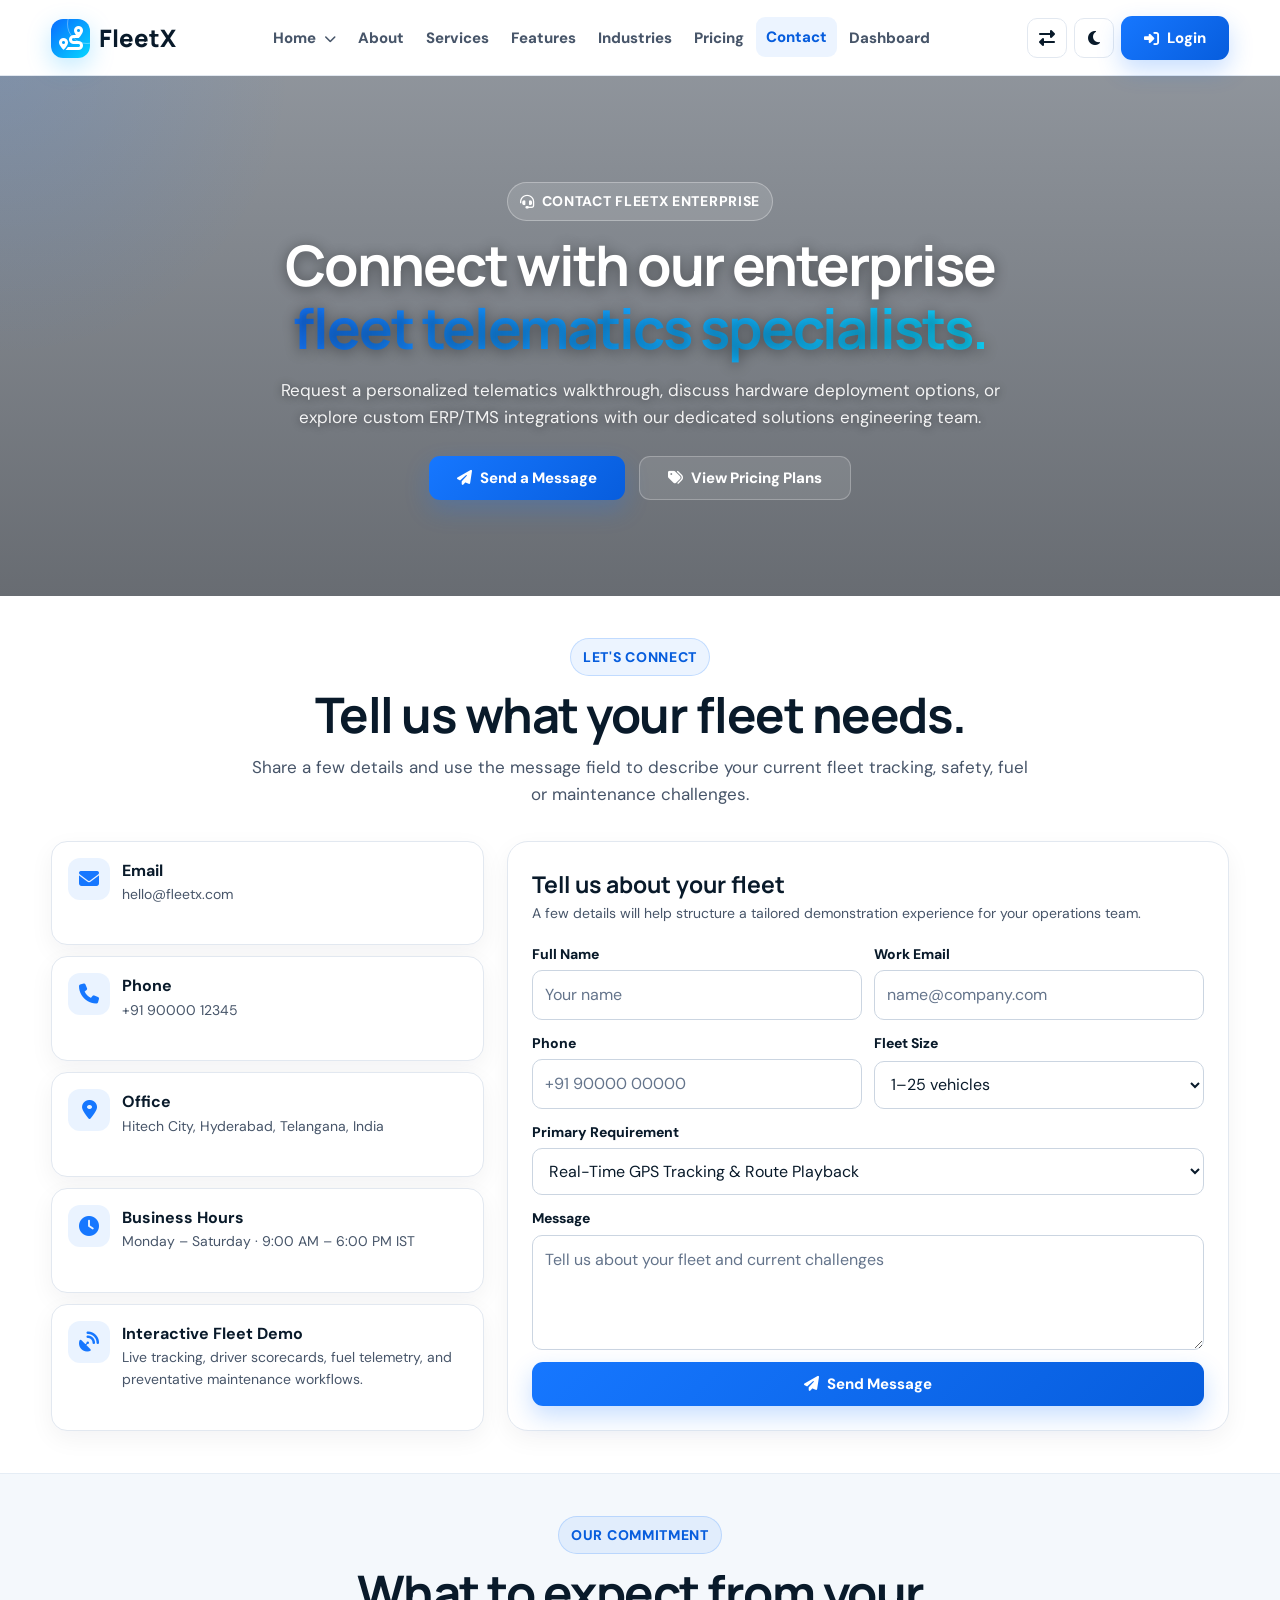
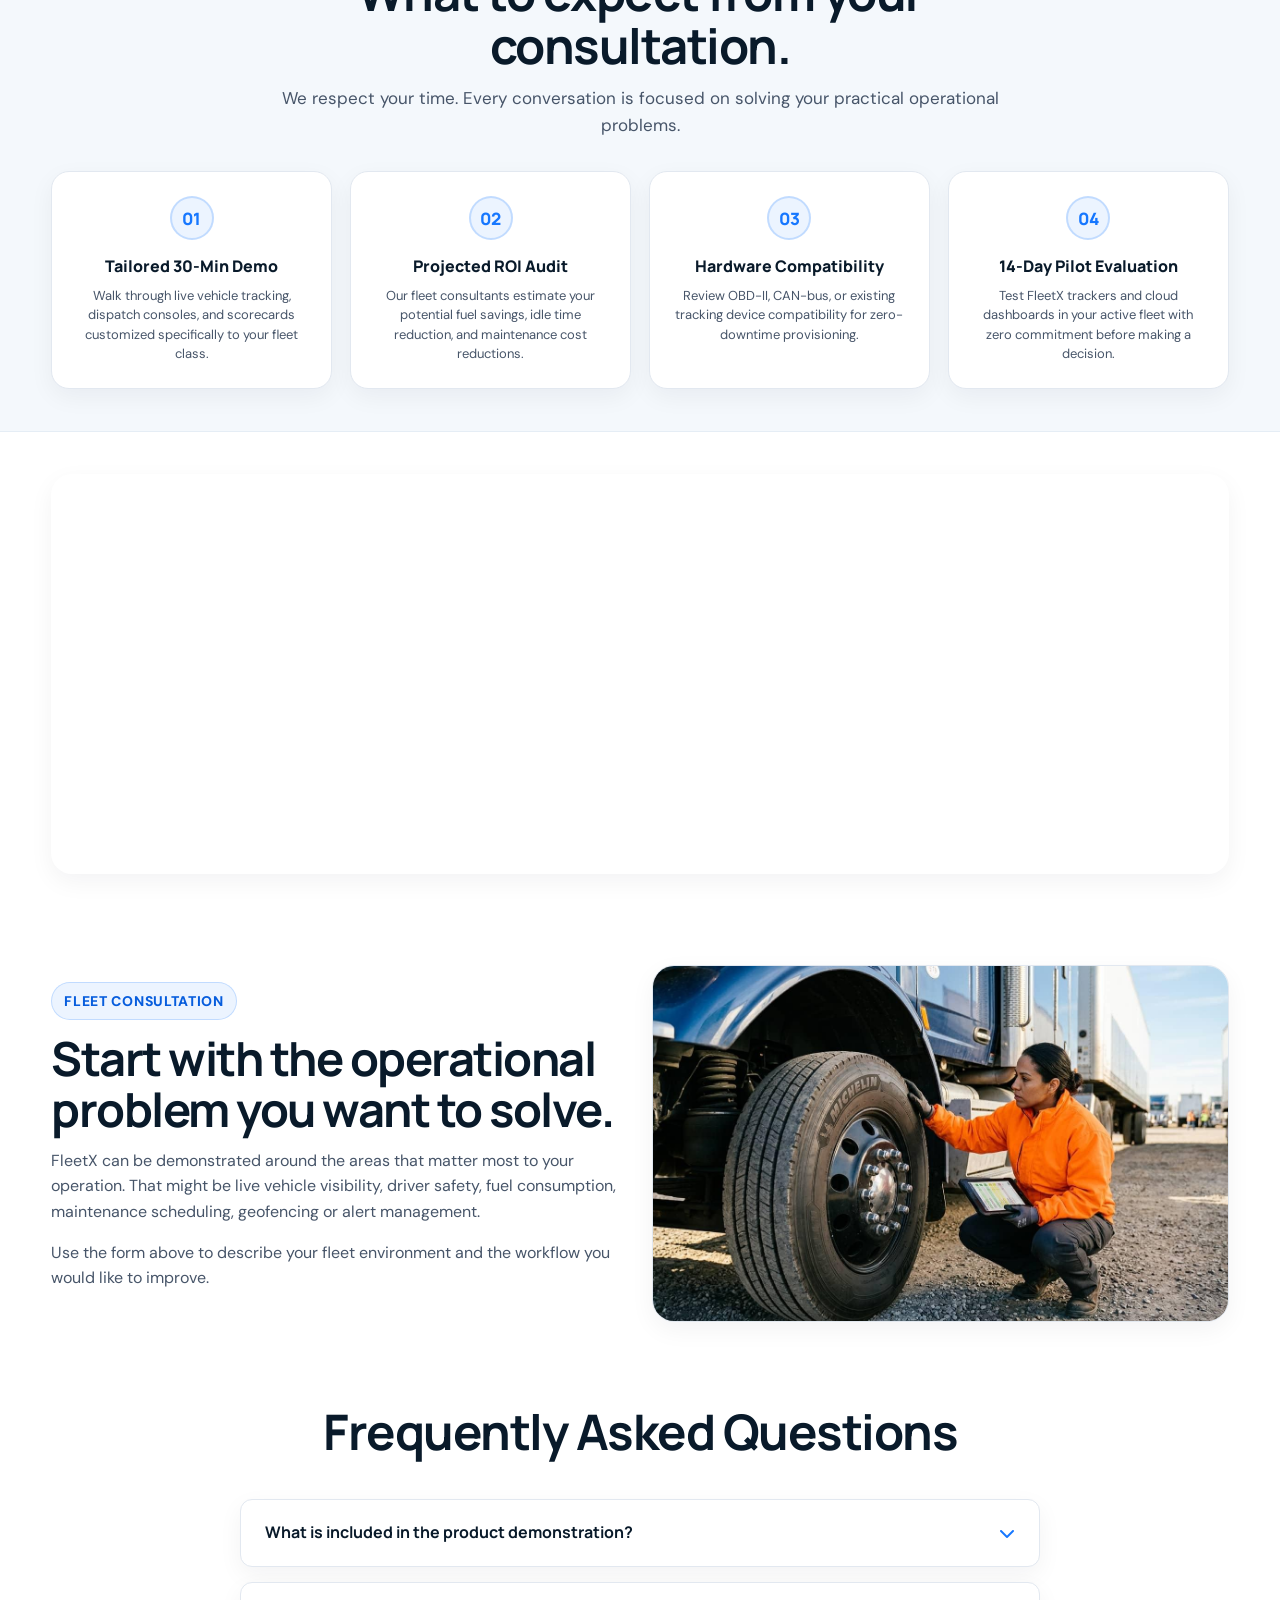
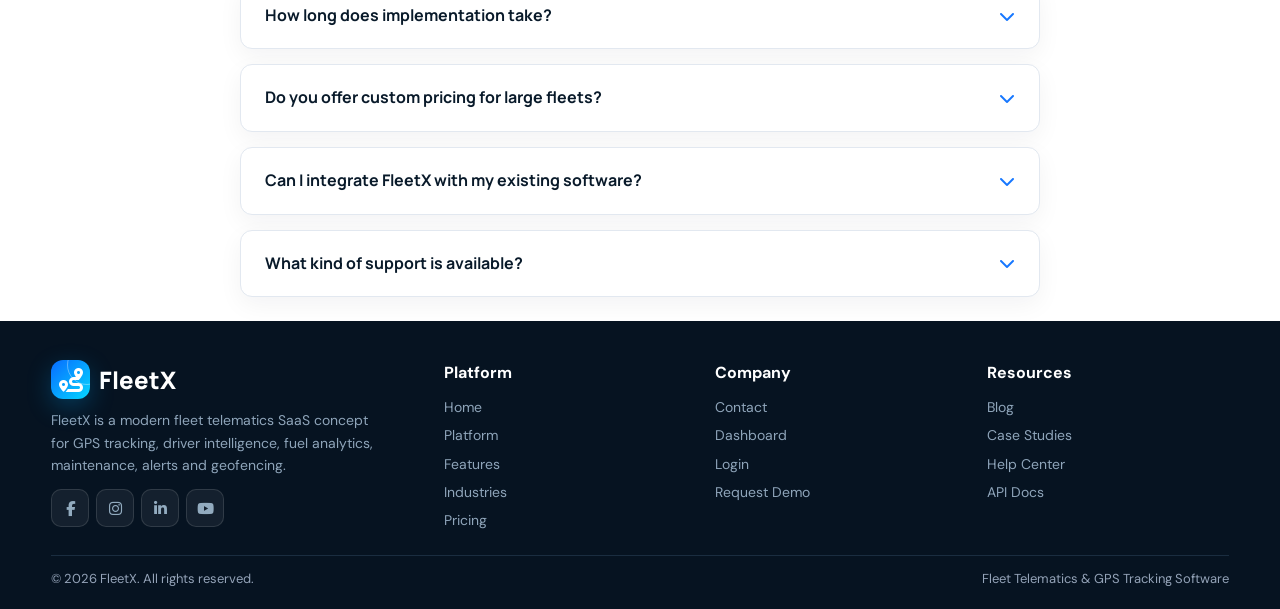
<file: contact.html>
<!DOCTYPE html>
<html lang="en" dir="ltr">
<head>
<meta charset="UTF-8">
<meta name="viewport" content="width=device-width, initial-scale=1.0">
<title>FleetX — Fleet Telematics & GPS Tracking Software</title>
<meta name="description" content="FleetX is a modern fleet telematics and GPS tracking SaaS platform for real-time vehicle tracking, driver behavior, fuel analytics, maintenance, alerts and geofencing.">
<link rel="icon" type="image/svg+xml" href="data:image/svg+xml,%3Csvg xmlns='http://www.w3.org/2000/svg' viewBox='0 0 64 64'%3E%3Cdefs%3E%3ClinearGradient id='g' x1='0' y1='0' x2='1' y2='1'%3E%3Cstop offset='0' stop-color='%23086cff'/%3E%3Cstop offset='1' stop-color='%2305d7ff'/%3E%3C/linearGradient%3E%3C/defs%3E%3Crect width='64' height='64' rx='16' fill='url(%23g)'/%3E%3Cpath d='M20 57h20a6 6 0 0 0 0-12h-8a6 6 0 0 1 0-12h12' fill='none' stroke='white' stroke-width='6' stroke-linecap='round' stroke-linejoin='round'/%3E%3Cpath d='M20 57c0 0-8-12-8-18a8 8 0 1 1 16 0c0 6-8 18-8 18zm0-22a4 4 0 1 0 0 8 4 4 0 1 0 0-8z' fill='white' fill-rule='evenodd'/%3E%3Cpath d='M44 33c0 0-8-12-8-18a8 8 0 1 1 16 0c0 6-8 18-8 18zm0-22a4 4 0 1 0 0 8 4 4 0 1 0 0-8z' fill='white' fill-rule='evenodd'/%3E%3C/svg%3E">
<link rel="preconnect" href="https://fonts.googleapis.com">
<link rel="preconnect" href="https://fonts.gstatic.com" crossorigin>
<link href="https://fonts.googleapis.com/css2?family=DM+Sans:wght@400;500;600;700;800&family=Manrope:wght@500;600;700;800&display=swap" rel="stylesheet">
<link rel="stylesheet"
href="https://cdnjs.cloudflare.com/ajax/libs/font-awesome/6.7.2/css/all.min.css">
<link rel="stylesheet" href="css/style.css">

</head>
<body>
<!-- =========================================================
NAVBAR
========================================================= -->
<nav class="navbar" id="mainNav">
<div class="container nav-inner">
<div class="logo" onclick="showPage('home1')">
<span class="logo-mark">
<i class="fa-solid fa-route"></i>
</span>
FleetX
</div>
<div class="nav-links">
<div class="nav-dropdown">
<button class="nav-link">
Home <i class="fa-solid fa-chevron-down" style="margin-left: 5px; font-size: 12px;"></i>
</button>
<div class="nav-dropdown-menu">
<button class="nav-dropdown-item" onclick="showPage('home1')">Home 1</button>
<button class="nav-dropdown-item" onclick="showPage('home2')">Home 2</button>
</div>
</div>
<button class="nav-link" data-page="about" onclick="showPage('about')">
About
</button>
<button class="nav-link" data-page="services" onclick="showPage('services')">
Services
</button>
<button class="nav-link" data-page="features" onclick="showPage('features')">
Features
</button>
<button class="nav-link" data-page="industries" onclick="showPage('industries')">
Industries
</button>
<button class="nav-link" data-page="pricing" onclick="showPage('pricing')">
Pricing
</button>
<button class="nav-link active" data-page="contact" onclick="showPage('contact')">
Contact
</button>
<button class="nav-link" data-page="dashboard" onclick="showPage('dashboard')">
Dashboard
</button>
</div>
<div class="nav-controls">
<button class="icon-btn rtl-control" onclick="toggleRTL()" title="RTL" aria-label="Toggle RTL">
<i class="fa-solid fa-right-left"></i>
</button>
<button class="icon-btn theme-control" onclick="toggleTheme()" title="Theme" aria-label="Toggle theme">
<i class="fa-solid fa-moon"></i>
</button>
<button class="btn btn-primary login-nav" onclick="showPage('login')">
<i class="fa-solid fa-right-to-bracket"></i>
Login
</button>
<button class="icon-btn hamburger" id="hamburgerBtn" onclick="toggleMobileMenu()" aria-label="Open navigation menu" aria-expanded="false" aria-controls="mobileMenu">
<i class="fa-solid fa-bars"></i>
</button>
</div>
</div>
<div class="mobile-menu" id="mobileMenu">
<div class="container mobile-menu-grid">
<button onclick="showPage('home1');closeMobile()">Home 1</button>
<button onclick="showPage('home2');closeMobile()">Home 2</button>
<button onclick="showPage('about');closeMobile()">About</button>
<button onclick="showPage('services');closeMobile()">Services</button>
<button onclick="showPage('features');closeMobile()">Features</button>
<button onclick="showPage('industries');closeMobile()">Industries</button>
<button onclick="showPage('pricing');closeMobile()">Pricing</button>
<button class="active" onclick="showPage('contact');closeMobile()">Contact</button>
<button onclick="showPage('dashboard');closeMobile()">Dashboard</button>
<div class="mobile-nav-controls" style="display:flex; flex-direction:column; gap:10px; margin-top:15px; border-top:1px solid var(--border); padding-top:15px;">
<div style="display:flex; gap:10px;">
<button class="icon-btn rtl-control" onclick="toggleRTL();closeMobile()" title="RTL" aria-label="Toggle RTL" style="flex:1; height:42px;">
<i class="fa-solid fa-right-left"></i>
</button>
<button class="icon-btn theme-control" onclick="toggleTheme();closeMobile()" title="Theme" aria-label="Toggle theme" style="flex:1; height:42px;">
<i class="fa-solid fa-moon"></i>
</button>
</div>
<button class="btn btn-primary" onclick="showPage('login');closeMobile()" style="width:100%; justify-content:center; padding:0 20px; height:42px;">
<i class="fa-solid fa-right-to-bracket"></i> Login
</button>
</div>
</div>
</div>
</nav>
<!-- =========================================================
CONTACT
========================================================= -->
<main id="contact" class="page active">
<section class="hero hero-contact" style="background: linear-gradient(180deg, rgba(6, 18, 34, 0.45) 0%, rgba(3, 10, 20, 0.60) 100%), url('https://images.unsplash.com/photo-1486406146926-c627a92ad1ab?auto=format&fit=crop&w=2400&q=90') center/cover no-repeat;">
<div class="container">
<div class="hero-copy" style="text-align: center; max-width: 820px; margin: 0 auto;">
<span class="eyebrow" style="color: #ffffff; border-color: rgba(255,255,255,0.25); background: rgba(255,255,255,0.12);">
<i class="fa-solid fa-headset"></i> Contact FleetX Enterprise
</span>
<h1 style="color: #fff;">
Connect with our enterprise <span>fleet telematics specialists.</span>
</h1>
<p style="color: rgba(255,255,255,0.9); font-size: 17px; line-height: 1.6;">
Request a personalized telematics walkthrough, discuss hardware deployment options, or explore custom ERP/TMS integrations with our dedicated solutions engineering team.
</p>
<div class="hero-buttons" style="justify-content: center; gap: 14px;">
<button class="btn btn-primary" onclick="document.querySelector('.contact-form').scrollIntoView({behavior:'smooth'})">
<i class="fa-solid fa-paper-plane"></i> Send a Message
</button>
<button class="btn btn-outline" onclick="showPage('pricing')" style="background: rgba(255,255,255,0.1); color: #fff; border-color: rgba(255,255,255,0.25);">
<i class="fa-solid fa-tags"></i> View Pricing Plans
</button>
</div>
</div>
</div>
</section>
<section class="section">
<div class="container">
<div class="section-title">
<span class="eyebrow">
Let's Connect
</span>
<h2>
Tell us what your fleet needs.
</h2>
<p>
Share a few details and use the message field to describe your current
fleet tracking, safety, fuel or maintenance challenges.
</p>
</div>
<div class="contact-grid">
<div class="contact-info">
<div class="contact-item">
<div class="contact-icon"><i class="fa-solid fa-envelope"></i></div>
<div>
<h4>Email</h4>
<p><a href="mailto:hello@fleetx.com" style="color:inherit;text-decoration:none;">hello@fleetx.com</a></p>
</div>
</div>
<div class="contact-item">
<div class="contact-icon"><i class="fa-solid fa-phone"></i></div>
<div>
<h4>Phone</h4>
<p>+91 90000 12345</p>
</div>
</div>
<div class="contact-item">
<div class="contact-icon"><i class="fa-solid fa-location-dot"></i></div>
<div>
<h4>Office</h4>
<p>Hitech City, Hyderabad, Telangana, India</p>
</div>
</div>
<div class="contact-item">
<div class="contact-icon"><i class="fa-solid fa-clock"></i></div>
<div>
<h4>Business Hours</h4>
<p>Monday – Saturday · 9:00 AM – 6:00 PM IST</p>
</div>
</div>
<div class="contact-item">
<div class="contact-icon"><i class="fa-solid fa-satellite-dish"></i></div>
<div>
<h4>Interactive Fleet Demo</h4>
<p>Live tracking, driver scorecards, fuel telemetry, and preventative maintenance workflows.</p>
</div>
</div>
</div>
<div class="form-card">
<h2 style="font-family:'Manrope';font-size:23px;">
Tell us about your fleet
</h2>
<p style="font-size:14px;color:var(--muted);margin-bottom:18px;">
A few details will help structure a tailored demonstration experience for your operations team.
</p>
<form onsubmit="submitContact(event)">
<div class="form-grid">
<div class="form-group">
<label>Full Name</label>
<input class="form-control"
type="text"
placeholder="Your name"
required>
</div>
<div class="form-group">
<label>Work Email</label>
<input class="form-control"
type="email"
placeholder="name@company.com"
required>
</div>
<div class="form-group">
<label>Phone</label>
<input class="form-control"
type="tel"
placeholder="+91 90000 00000">
</div>
<div class="form-group">
<label>Fleet Size</label>
<select class="form-control">
<option>1–25 vehicles</option>
<option>26–100 vehicles</option>
<option>101–500 vehicles</option>
<option>501–1,000 vehicles</option>
<option>1,000+ vehicles</option>
</select>
</div>
<div class="form-group full">
<label>Primary Requirement</label>
<select class="form-control">
<option>Real-Time GPS Tracking & Route Playback</option>
<option>Driver Safety Scorecards & Coaching</option>
<option>Fuel Monitoring & Anomaly Detection</option>
<option>Preventative Maintenance & Fault Codes</option>
<option>Geofencing & Smart Alerts</option>
<option>Complete Enterprise Telematics Platform</option>
</select>
</div>
<div class="form-group full">
<label>Message</label>
<textarea class="form-control"
placeholder="Tell us about your fleet and current challenges"></textarea>
</div>
<div class="form-group full">
<button class="btn btn-primary" type="submit">
<i class="fa-solid fa-paper-plane"></i> Send Message
</button>
</div>
</div>
</form>
</div>
</div>
</div>
</section>

<!-- WHAT TO EXPECT SECTION -->
<section class="section" style="background: rgba(8,108,255,0.03);">
<div class="container">
<div class="section-title">
<span class="eyebrow">Our Commitment</span>
<h2>What to expect from your consultation.</h2>
<p>
We respect your time. Every conversation is focused on solving your practical operational problems.
</p>
</div>
<div class="consultation-stepper">
<div class="stepper-item">
<div class="stepper-circle">01</div>
<h3>Tailored 30-Min Demo</h3>
<p>Walk through live vehicle tracking, dispatch consoles, and scorecards customized specifically to your fleet class.</p>
</div>
<div class="stepper-item">
<div class="stepper-circle">02</div>
<h3>Projected ROI Audit</h3>
<p>Our fleet consultants estimate your potential fuel savings, idle time reduction, and maintenance cost reductions.</p>
</div>
<div class="stepper-item">
<div class="stepper-circle">03</div>
<h3>Hardware Compatibility</h3>
<p>Review OBD-II, CAN-bus, or existing tracking device compatibility for zero-downtime provisioning.</p>
</div>
<div class="stepper-item">
<div class="stepper-circle">04</div>
<h3>14-Day Pilot Evaluation</h3>
<p>Test FleetX trackers and cloud dashboards in your active fleet with zero commitment before making a decision.</p>
</div>
</div>
</div>
</section>

<section class="section">
<div class="container">
<iframe src="https://www.google.com/maps/embed?pb=!1m18!1m12!1m3!1d243647.31604085444!2d78.26795843477103!3d17.41229980116669!2m3!1f0!2f0!3f0!3m2!1i1024!2i768!4f13.1!3m3!1m2!1s0x3bcb99daeaebd2c7%3A0xae93b78392bafbc2!2sHyderabad%2C%20Telangana!5e0!3m2!1sen!2sin!4v1709214472314!5m2!1sen!2sin" width="100%" height="400" style="border:0; border-radius: 21px; box-shadow: var(--shadow2);" allowfullscreen="" loading="lazy" referrerpolicy="no-referrer-when-downgrade"></iframe>
</div>
</section>
<section class="section">
<div class="container">
<div class="grid-2">
<div class="split">
<span class="eyebrow">
Fleet Consultation
</span>
<h2>
Start with the operational problem you want to solve.
</h2>
<p>
FleetX can be demonstrated around the areas that matter most to
your operation. That might be live vehicle visibility, driver safety,
fuel consumption, maintenance scheduling, geofencing or alert management.
</p>
<p>
Use the form above to describe your fleet environment and the
workflow you would like to improve.
</p>
</div>
<div class="big-image">
<img
src="images/Start with the operational problem you want to solve.png"
alt="Start with the operational problem you want to solve"
loading="lazy"
decoding="async">
</div>
</div>
</div>
</section>
<section class="section">
<div class="container" style="max-width: 800px;">
<div class="section-title" style="text-align: center; margin-bottom: 40px;">
<h2>Frequently Asked Questions</h2>
</div>
<div class="faq-list">
<details class="faq-item">
<summary>What is included in the product demonstration? <i class="fa-solid fa-chevron-down"></i></summary>
<div class="faq-content">Our product demonstration includes a full walkthrough of the FleetX platform tailored to your specific industry, an overview of hardware installation, and a Q&A session with our fleet experts.</div>
</details>
<details class="faq-item">
<summary>How long does implementation take? <i class="fa-solid fa-chevron-down"></i></summary>
<div class="faq-content">Most fleets can be fully onboarded within 2-4 weeks, depending on the size of your fleet and whether custom API integrations are required.</div>
</details>
<details class="faq-item">
<summary>Do you offer custom pricing for large fleets? <i class="fa-solid fa-chevron-down"></i></summary>
<div class="faq-content">Yes! For fleets with over 500 vehicles, we provide custom enterprise pricing tiers. Please reach out via the contact form above to get a tailored quote.</div>
</details>
<details class="faq-item">
<summary>Can I integrate FleetX with my existing software? <i class="fa-solid fa-chevron-down"></i></summary>
<div class="faq-content">Absolutely. FleetX offers a robust REST API and pre-built integrations with major ERP, payroll, and maintenance software systems.</div>
</details>
<details class="faq-item">
<summary>What kind of support is available? <i class="fa-solid fa-chevron-down"></i></summary>
<div class="faq-content">We provide 24/7 technical support for all our customers, along with dedicated account managers for enterprise tiers to ensure your fleet runs smoothly.</div>
</details>
</div>
</div>
</section>
</main>
<!-- =========================================================
FOOTER
========================================================= -->
<footer class="footer" id="mainFooter">
<div class="container">
<div class="footer-grid">
<div>
<div class="logo">
<span class="logo-mark">
<i class="fa-solid fa-route"></i>
</span>
FleetX
</div>
<p>
FleetX is a modern fleet telematics SaaS concept <br>
for GPS tracking, driver intelligence, fuel analytics, <br>
maintenance, alerts and geofencing.
</p>
<div class="socials">
<a href="#" class="social facebook" aria-label="Facebook">
<i class="fa-brands fa-facebook-f"></i>
</a>
<a href="#" class="social instagram" aria-label="Instagram">
<i class="fa-brands fa-instagram"></i>
</a>
<a href="#" class="social linkedin" aria-label="LinkedIn">
<i class="fa-brands fa-linkedin-in"></i>
</a>
<a href="#" class="social youtube" aria-label="YouTube">
<i class="fa-brands fa-youtube"></i>
</a>
</div>
</div>
<div>
<h4>Platform</h4>
<div class="footer-links">
<button onclick="showPage('home1')">Home</button>
<button onclick="showPage('home2')">Platform</button>
<button onclick="showPage('features')">Features</button>
<button onclick="showPage('industries')">Industries</button>
<button onclick="showPage('pricing')">Pricing</button>
</div>
</div>
<div>
<h4>Company</h4>
<div class="footer-links">
<button onclick="showPage('contact')">Contact</button>
<button onclick="showPage('dashboard')">Dashboard</button>
<button onclick="showPage('login')">Login</button>
<button onclick="showPage('contact')">Request Demo</button>
</div>
</div>
<div>
<h4>Resources</h4>
<div class="footer-links">
<button onclick="showPage('home1')">Blog</button>
<button onclick="showPage('home1')">Case Studies</button>
<button onclick="showPage('home1')">Help Center</button>
<button onclick="showPage('home1')">API Docs</button>
</div>
</div>
</div>
<div class="footer-bottom">
<span>
© 2026 FleetX. All rights reserved.
</span>
<span>
Fleet Telematics & GPS Tracking Software
</span>
</div>
</div>
</footer>
<button class="top-btn" id="topBtn"
onclick="window.scrollTo({top:0,behavior:'smooth'})">
<i class="fa-solid fa-arrow-up"></i>
</button>
<script src="js/main.js"></script>
</body>
</html>
</file>
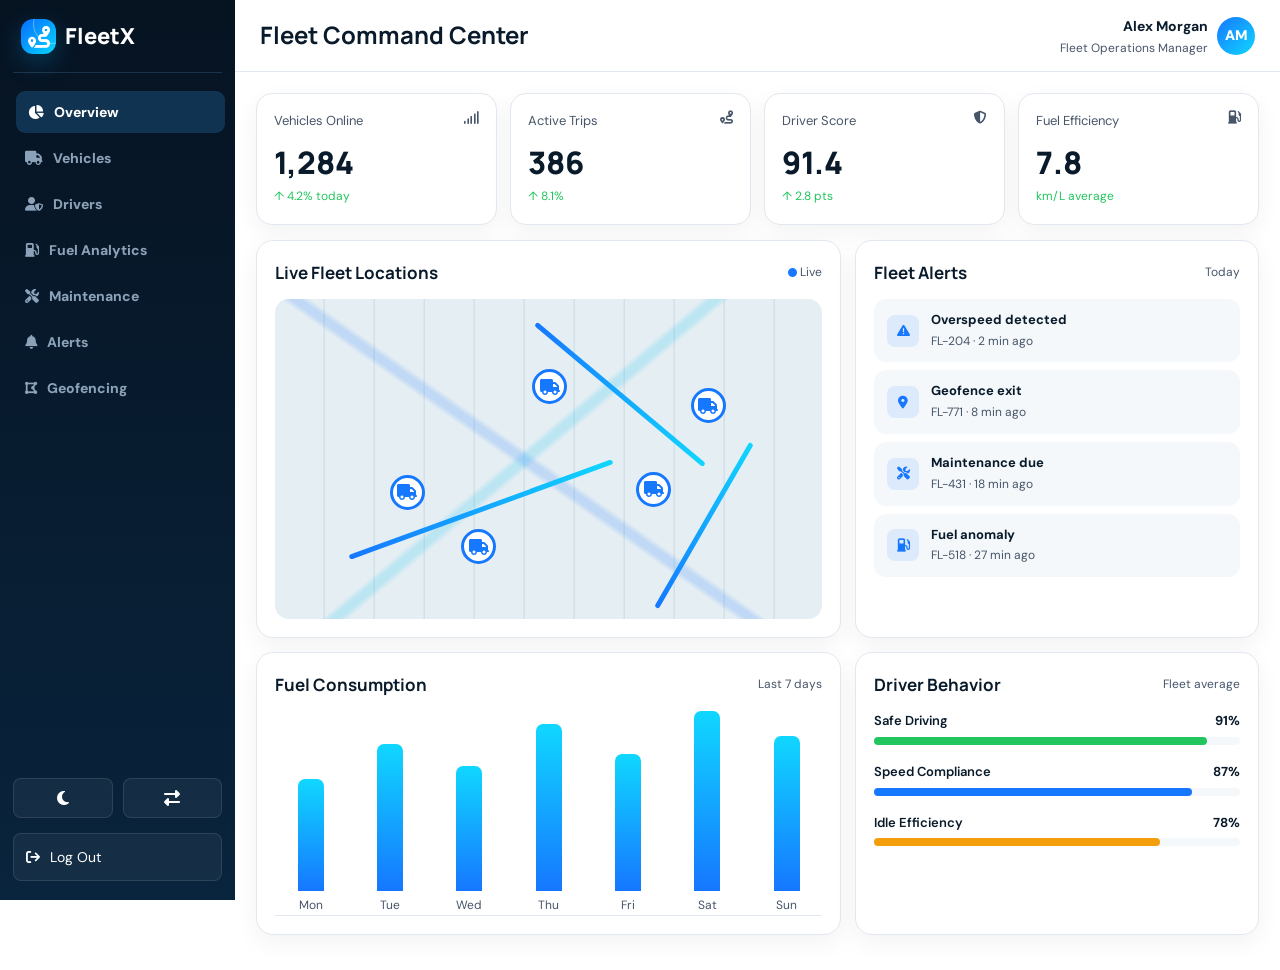
<file: dashboard.html>
<!DOCTYPE html>
<html lang="en" dir="ltr">
<head>
<meta charset="UTF-8">
<meta name="viewport" content="width=device-width, initial-scale=1.0">
<title>FleetX — Fleet Telematics & GPS Tracking Software</title>
<meta name="description" content="FleetX is a modern fleet telematics and GPS tracking SaaS platform for real-time vehicle tracking, driver behavior, fuel analytics, maintenance, alerts and geofencing.">
<link rel="icon" type="image/svg+xml" href="data:image/svg+xml,%3Csvg xmlns='http://www.w3.org/2000/svg' viewBox='0 0 64 64'%3E%3Cdefs%3E%3ClinearGradient id='g' x1='0' y1='0' x2='1' y2='1'%3E%3Cstop offset='0' stop-color='%23086cff'/%3E%3Cstop offset='1' stop-color='%2305d7ff'/%3E%3C/linearGradient%3E%3C/defs%3E%3Crect width='64' height='64' rx='16' fill='url(%23g)'/%3E%3Cpath d='M20 57h20a6 6 0 0 0 0-12h-8a6 6 0 0 1 0-12h12' fill='none' stroke='white' stroke-width='6' stroke-linecap='round' stroke-linejoin='round'/%3E%3Cpath d='M20 57c0 0-8-12-8-18a8 8 0 1 1 16 0c0 6-8 18-8 18zm0-22a4 4 0 1 0 0 8 4 4 0 1 0 0-8z' fill='white' fill-rule='evenodd'/%3E%3Cpath d='M44 33c0 0-8-12-8-18a8 8 0 1 1 16 0c0 6-8 18-8 18zm0-22a4 4 0 1 0 0 8 4 4 0 1 0 0-8z' fill='white' fill-rule='evenodd'/%3E%3C/svg%3E">
<link rel="preconnect" href="https://fonts.googleapis.com">
<link rel="preconnect" href="https://fonts.gstatic.com" crossorigin>
<link href="https://fonts.googleapis.com/css2?family=DM+Sans:wght@400;500;600;700;800&family=Manrope:wght@500;600;700;800&display=swap" rel="stylesheet">
<link rel="stylesheet"
href="https://cdnjs.cloudflare.com/ajax/libs/font-awesome/6.7.2/css/all.min.css">
<link rel="stylesheet" href="css/style.css">
<style>
  .dash-user-mobile {
    display: none;
  }
  @media (max-width: 768px) {
    .dash-top .dash-user {
      display: none !important;
    }
    .dash-user-mobile {
      display: flex !important;
      align-items: center;
      gap: 12px;
      padding: 10px 12px;
      border-radius: 8px;
      background: rgba(255, 255, 255, 0.05);
      border: 1px solid rgba(255, 255, 255, 0.1);
    }
    .dash-user-mobile .avatar {
      flex-shrink: 0;
    }
    .dash-user-mobile .dash-user-info {
      min-width: 0;
      text-align: left;
    }
    html[dir="rtl"] .dash-user-mobile .dash-user-info {
      text-align: right;
    }
  }
</style>

</head>
<body>
<!-- =========================================================
DASHBOARD
========================================================= -->
<main id="dashboard" class="page active">
<div class="dashboard-page">
<div class="dashboard-shell">
<aside class="dashboard-sidebar">
<div class="dashboard-brand">
<span class="logo-mark">
<i class="fa-solid fa-route"></i>
</span>
FleetX
</div>
<div class="dash-menu">
<button class="active" onclick="dashboardView('overview',this)">
<i class="fa-solid fa-chart-pie"></i>
Overview
</button>
<button onclick="dashboardView('vehicles',this)">
<i class="fa-solid fa-truck"></i>
Vehicles
</button>
<button onclick="dashboardView('drivers',this)">
<i class="fa-solid fa-user-shield"></i>
Drivers
</button>
<button onclick="dashboardView('fuel',this)">
<i class="fa-solid fa-gas-pump"></i>
Fuel Analytics
</button>
<button onclick="dashboardView('maintenance',this)">
<i class="fa-solid fa-screwdriver-wrench"></i>
Maintenance
</button>
<button onclick="dashboardView('alerts',this)">
<i class="fa-solid fa-bell"></i>
Alerts
</button>
<button onclick="dashboardView('geofencing',this)">
<i class="fa-solid fa-draw-polygon"></i>
Geofencing
</button>
</div>
<div class="dash-bottom-menu" style="margin-top: auto; display: flex; flex-direction: column; gap: 15px;">
<div style="display: flex; gap: 10px;">
<button class="icon-btn" onclick="toggleTheme()" title="Toggle Theme" aria-label="Toggle Theme" style="flex: 1; border: 1px solid rgba(255,255,255,0.1); border-radius: 8px; color: #fff; background: rgba(255,255,255,0.05);">
<i class="fa-solid fa-moon"></i>
</button>
<button class="icon-btn rtl-control" onclick="toggleRTL()" title="RTL" aria-label="Toggle RTL" style="flex: 1; border: 1px solid rgba(255,255,255,0.1); border-radius: 8px; color: #fff; background: rgba(255,255,255,0.05);">
<i class="fa-solid fa-right-left"></i>
</button>
</div>
<div class="dash-user-mobile">
<div class="avatar" style="width:38px;height:38px;border-radius:50%;background:linear-gradient(135deg,var(--blue),var(--cyan));color:#fff;display:grid;place-items:center;font-weight:900;font-size:14px;flex-shrink:0;">AM</div>
<div class="dash-user-info" style="min-width:0;text-align:left;">
<strong style="display:block;font-size:14px;font-weight:700;color:#fff;line-height:1.3;white-space:nowrap;overflow:hidden;text-overflow:ellipsis;">Alex Morgan</strong>
<span style="display:block;color:#8ca2b8;font-size:12px;line-height:1.3;white-space:nowrap;overflow:hidden;text-overflow:ellipsis;">Fleet Operations Manager</span>
</div>
</div>
<button onclick="showPage('home1')" onmouseover="this.style.background='rgba(255,255,255,0.1)'" onmouseout="this.style.background='rgba(255,255,255,0.05)'" style="width: 100%; display: flex; align-items: center; gap: 10px; padding: 12px; border-radius: 8px; background: rgba(255,255,255,0.05); color: #fff; border: 1px solid rgba(255,255,255,0.1); transition: 0.2s; cursor: pointer; font-size: 14px; font-family: inherit;">
<i class="fa-solid fa-arrow-right-from-bracket"></i>
Log Out
</button>
</div>
</aside>
<div class="dash-main">
<header class="dash-top">
<div style="display:flex;align-items:center;gap:10px;">
<button id="dashMenuBtn"
class="icon-btn"
onclick="toggleDashMenu()"
style="display:none;">
<i class="fa-solid fa-bars"></i>
</button>
<h1>
Fleet Command Center
</h1>
</div>
<div class="dash-user">
<div style="text-align:right; white-space:nowrap;">
<strong style="font-size:14px; font-weight:700;">
Alex Morgan
</strong>
<span style="display:block;color:var(--muted);font-size:12px;">
Fleet Operations Manager
</span>
</div>
<div class="avatar">
AM
</div>
</div>
</header>
<div class="dash-content">
<!-- OVERVIEW -->
<div id="overview" class="dashboard-view active">
<div class="dash-cards">
<div class="dash-card">
<div class="dash-card-top">
<span>Vehicles Online</span>
<i class="fa-solid fa-signal"></i>
</div>
<div class="dash-value">1,284</div>
<div class="dash-change">↑ 4.2% today</div>
</div>
<div class="dash-card">
<div class="dash-card-top">
<span>Active Trips</span>
<i class="fa-solid fa-route"></i>
</div>
<div class="dash-value">386</div>
<div class="dash-change">↑ 8.1%</div>
</div>
<div class="dash-card">
<div class="dash-card-top">
<span>Driver Score</span>
<i class="fa-solid fa-shield-halved"></i>
</div>
<div class="dash-value">91.4</div>
<div class="dash-change">↑ 2.8 pts</div>
</div>
<div class="dash-card">
<div class="dash-card-top">
<span>Fuel Efficiency</span>
<i class="fa-solid fa-gas-pump"></i>
</div>
<div class="dash-value">7.8</div>
<div class="dash-change">km/L average</div>
</div>
</div>
<div class="dashboard-grid">
<div class="panel">
<div class="panel-header">
<h3>Live Fleet Locations</h3>
<span>
<i class="fa-solid fa-circle" style="color:var(--blue);font-size:9px;"></i>
Live
</span>
</div>
<div class="live-map">
<div class="route route1"></div>
<div class="route route2"></div>
<div class="route route3"></div>
<div class="vehicle vehicle1">
<i class="fa-solid fa-truck"></i>
</div>
<div class="vehicle vehicle2">
<i class="fa-solid fa-truck"></i>
</div>
<div class="vehicle vehicle3">
<i class="fa-solid fa-truck"></i>
</div>
<div class="vehicle vehicle4">
<i class="fa-solid fa-truck"></i>
</div>
<div class="vehicle vehicle5">
<i class="fa-solid fa-truck"></i>
</div>
</div>
</div>
<div class="panel">
<div class="panel-header">
<h3>Fleet Alerts</h3>
<span>Today</span>
</div>
<div class="alert-list">
<div class="alert">
<div class="alert-icon"><i class="fa-solid fa-triangle-exclamation"></i></div>
<div>
<strong>Overspeed detected</strong>
<span>FL-204 · 2 min ago</span>
</div>
</div>
<div class="alert">
<div class="alert-icon"><i class="fa-solid fa-location-dot"></i></div>
<div>
<strong>Geofence exit</strong>
<span>FL-771 · 8 min ago</span>
</div>
</div>
<div class="alert">
<div class="alert-icon"><i class="fa-solid fa-screwdriver-wrench"></i></div>
<div>
<strong>Maintenance due</strong>
<span>FL-431 · 18 min ago</span>
</div>
</div>
<div class="alert">
<div class="alert-icon"><i class="fa-solid fa-gas-pump"></i></div>
<div>
<strong>Fuel anomaly</strong>
<span>FL-518 · 27 min ago</span>
</div>
</div>
</div>
</div>
</div>
<div class="dashboard-grid">
<div class="panel">
<div class="panel-header">
<h3>Fuel Consumption</h3>
<span>Last 7 days</span>
</div>
<div class="bars">
<div class="bar-box">
<div class="bar" style="height:55%;"></div>
<span class="bar-label">Mon</span>
</div>
<div class="bar-box">
<div class="bar" style="height:72%;"></div>
<span class="bar-label">Tue</span>
</div>
<div class="bar-box">
<div class="bar" style="height:61%;"></div>
<span class="bar-label">Wed</span>
</div>
<div class="bar-box">
<div class="bar" style="height:82%;"></div>
<span class="bar-label">Thu</span>
</div>
<div class="bar-box">
<div class="bar" style="height:67%;"></div>
<span class="bar-label">Fri</span>
</div>
<div class="bar-box">
<div class="bar" style="height:90%;"></div>
<span class="bar-label">Sat</span>
</div>
<div class="bar-box">
<div class="bar" style="height:76%;"></div>
<span class="bar-label">Sun</span>
</div>
</div>
</div>
<div class="panel">
<div class="panel-header">
<h3>Driver Behavior</h3>
<span>Fleet average</span>
</div>
<div style="display:grid;gap:17px;">
<div>
<div style="display:flex;justify-content:space-between;font-size:13px;font-weight:600;margin-bottom:5px;">
<span>Safe Driving</span>
<strong>91%</strong>
</div>
<div style="height:8px;background:var(--surface2);border-radius:20px;">
<div style="height:100%;width:91%;background:#22c55e;border-radius:20px;"></div>
</div>
</div>
<div>
<div style="display:flex;justify-content:space-between;font-size:13px;font-weight:600;margin-bottom:5px;">
<span>Speed Compliance</span>
<strong>87%</strong>
</div>
<div style="height:8px;background:var(--surface2);border-radius:20px;">
<div style="height:100%;width:87%;background:#1677ff;border-radius:20px;"></div>
</div>
</div>
<div>
<div style="display:flex;justify-content:space-between;font-size:13px;font-weight:600;margin-bottom:5px;">
<span>Idle Efficiency</span>
<strong>78%</strong>
</div>
<div style="height:8px;background:var(--surface2);border-radius:20px;">
<div style="height:100%;width:78%;background:#f59e0b;border-radius:20px;"></div>
</div>
</div>
</div>
</div>
</div>
</div>
<!-- VEHICLES -->
<div id="vehicles" class="dashboard-view">
<div class="panel">
<div class="panel-header">
<h3>Vehicle Fleet</h3>
<button class="btn btn-primary"
onclick="alert('Vehicle workflow opened.')">
Add Vehicle
</button>
</div>
<div class="table-scroll">
<table class="vehicle-table">
<thead>
<tr>
<th>Vehicle</th>
<th>Driver</th>
<th>Status</th>
<th>Speed</th>
<th>Fuel</th>
<th>Location</th>
</tr>
</thead>
<tbody>
<tr>
<td><strong>FL-204</strong></td>
<td>Rahul K.</td>
<td><span class="status status-green">Moving</span></td>
<td>62 km/h</td>
<td>78%</td>
<td>Hyderabad</td>
</tr>
<tr>
<td><strong>FL-431</strong></td>
<td>Arjun P.</td>
<td><span class="status status-orange">Service Due</span></td>
<td>48 km/h</td>
<td>61%</td>
<td>Vijayawada</td>
</tr>
<tr>
<td><strong>FL-518</strong></td>
<td>Vikram S.</td>
<td><span class="status status-green">Moving</span></td>
<td>55 km/h</td>
<td>82%</td>
<td>Bengaluru</td>
</tr>
<tr>
<td><strong>FL-771</strong></td>
<td>Ramesh D.</td>
<td><span class="status status-red">Alert</span></td>
<td>71 km/h</td>
<td>54%</td>
<td>Warangal</td>
</tr>
<tr>
<td><strong>FL-889</strong></td>
<td>Manoj T.</td>
<td><span class="status status-green">Moving</span></td>
<td>59 km/h</td>
<td>69%</td>
<td>Chennai</td>
</tr>
</tbody>
</table>
</div>
</div>
</div>
<!-- DRIVERS -->
<div id="drivers" class="dashboard-view">
<div class="panel">
<div class="panel-header">
<h3>Driver Behavior Scorecards</h3>
<span>Updated continuously</span>
</div>
<div class="grid-3">
<div class="feature-card">
<div style="font-size:34px;font-weight:900;color:var(--blue);">96</div>
<h3>Rahul K.</h3>
<p>Excellent safety performance.</p>
</div>
<div class="feature-card">
<div style="font-size:34px;font-weight:900;color:var(--blue);">91</div>
<h3>Arjun P.</h3>
<p>Strong performance.</p>
</div>
<div class="feature-card">
<div style="font-size:34px;font-weight:900;color:var(--blue);">82</div>
<h3>Ramesh D.</h3>
<p>Coaching recommended.</p>
</div>
</div>
</div>
</div>
<!-- FUEL -->
<div id="fuel" class="dashboard-view">
<div class="dash-cards">
<div class="dash-card">
<div class="dash-card-top"><span>Total Fuel</span></div>
<div class="dash-value">18.6K L</div>
<div class="dash-change">This month</div>
</div>
<div class="dash-card">
<div class="dash-card-top"><span>Efficiency</span></div>
<div class="dash-value">7.8</div>
<div class="dash-change">km/L</div>
</div>
<div class="dash-card">
<div class="dash-card-top"><span>Exceptions</span></div>
<div class="dash-value">18</div>
<div class="dash-change">↓ 12%</div>
</div>
<div class="dash-card">
<div class="dash-card-top"><span>Tracked</span></div>
<div class="dash-value">1,102</div>
<div class="dash-change">Vehicles</div>
</div>
</div>
<div class="panel">
<div class="panel-header">
<h3>Monthly Fuel Analytics</h3>
<span>Current Year</span>
</div>
<div class="bars">
<div class="bar-box"><div class="bar" style="height:55%;"></div><span class="bar-label">Jan</span></div>
<div class="bar-box"><div class="bar" style="height:63%;"></div><span class="bar-label">Feb</span></div>
<div class="bar-box"><div class="bar" style="height:61%;"></div><span class="bar-label">Mar</span></div>
<div class="bar-box"><div class="bar" style="height:74%;"></div><span class="bar-label">Apr</span></div>
<div class="bar-box"><div class="bar" style="height:69%;"></div><span class="bar-label">May</span></div>
<div class="bar-box"><div class="bar" style="height:82%;"></div><span class="bar-label">Jun</span></div>
<div class="bar-box"><div class="bar" style="height:76%;"></div><span class="bar-label">Jul</span></div>
</div>
</div>
</div>
<!-- MAINTENANCE -->
<div id="maintenance" class="dashboard-view">
<div class="panel">
<div class="panel-header">
<h3>Maintenance Planner</h3>
<button class="btn btn-primary"
onclick="alert('Maintenance schedule created.')">
Schedule
</button>
</div>
<div class="grid-3">
<div class="feature-card" style="text-align: center;">
<div class="feature-icon"><i class="fa-solid fa-calendar-check"></i></div>
<h3>Due This Week</h3>
<p style="font-size:28px;font-weight:900;color:var(--blue);">27</p>
</div>
<div class="feature-card" style="text-align: center;">
<div class="feature-icon"><i class="fa-solid fa-circle-check"></i></div>
<h3>Completed</h3>
<p style="font-size:28px;font-weight:900;color:var(--blue);">184</p>
</div>
<div class="feature-card" style="text-align: center;">
<div class="feature-icon"><i class="fa-solid fa-triangle-exclamation"></i></div>
<h3>Overdue</h3>
<p style="font-size:28px;font-weight:900;color:var(--blue);">6</p>
</div>
</div>
</div>
</div>
<!-- ALERTS -->
<div id="alerts" class="dashboard-view">
<div class="panel">
<div class="panel-header">
<h3>Alert Center</h3>
<span>46 events today</span>
</div>
<div class="alert-list">
<div class="alert">
<div class="alert-icon"><i class="fa-solid fa-triangle-exclamation"></i></div>
<div>
<strong>Overspeed</strong>
<span>FL-204 · 71 km/h in 50 km/h zone</span>
</div>
</div>
<div class="alert">
<div class="alert-icon"><i class="fa-solid fa-draw-polygon"></i></div>
<div>
<strong>Geofence Exit</strong>
<span>FL-771 left Hyderabad North Zone</span>
</div>
</div>
<div class="alert">
<div class="alert-icon"><i class="fa-solid fa-gas-pump"></i></div>
<div>
<strong>Fuel Exception</strong>
<span>FL-518 unusual consumption</span>
</div>
</div>
<div class="alert">
<div class="alert-icon"><i class="fa-solid fa-screwdriver-wrench"></i></div>
<div>
<strong>Maintenance Reminder</strong>
<span>FL-431 service interval reached</span>
</div>
</div>
</div>
</div>
</div>
<!-- GEOFENCING -->
<div id="geofencing" class="dashboard-view">
<div class="panel">
<div class="panel-header">
<h3>Geofencing</h3>
<button class="btn btn-primary"
onclick="alert('New geofence workflow opened.')">
New Zone
</button>
</div>
<div class="live-map">
<div style="
position:absolute;
left:18%;
top:22%;
width:250px;
height:150px;
border:3px dashed #1677ff;
border-radius:50%;
background:rgba(22,119,255,.08);
"></div>
<div style="
position:absolute;
left:57%;
top:48%;
width:210px;
height:120px;
border:3px dashed #22c55e;
border-radius:50%;
background:rgba(34,197,94,.08);
"></div>
<div style="
position:absolute;
left:28%;
top:65%;
width:140px;
height:80px;
border:3px dashed #f59e0b;
border-radius:50%;
background:rgba(245,158,11,.08);
"></div>
<div style="
position:absolute;
left:24%;
top:28%;
background:var(--surface);
padding:8px 12px;
border-radius:8px;
font-size:12px;
font-weight:700;
box-shadow:var(--shadow2);
">
Warehouse Zone
</div>
<div style="
position:absolute;
left:62%;
top:54%;
background:var(--surface);
padding:8px 12px;
border-radius:8px;
font-size:12px;
font-weight:700;
box-shadow:var(--shadow2);
">
Customer Zone
</div>
</div>
</div>
</div>
</div>
</div>
</div>
</div>

</main>
<button class="top-btn" id="topBtn"
onclick="window.scrollTo({top:0,behavior:'smooth'})">
<i class="fa-solid fa-arrow-up"></i>
</button>
<script src="js/main.js"></script>
</body>
</html>
</file>
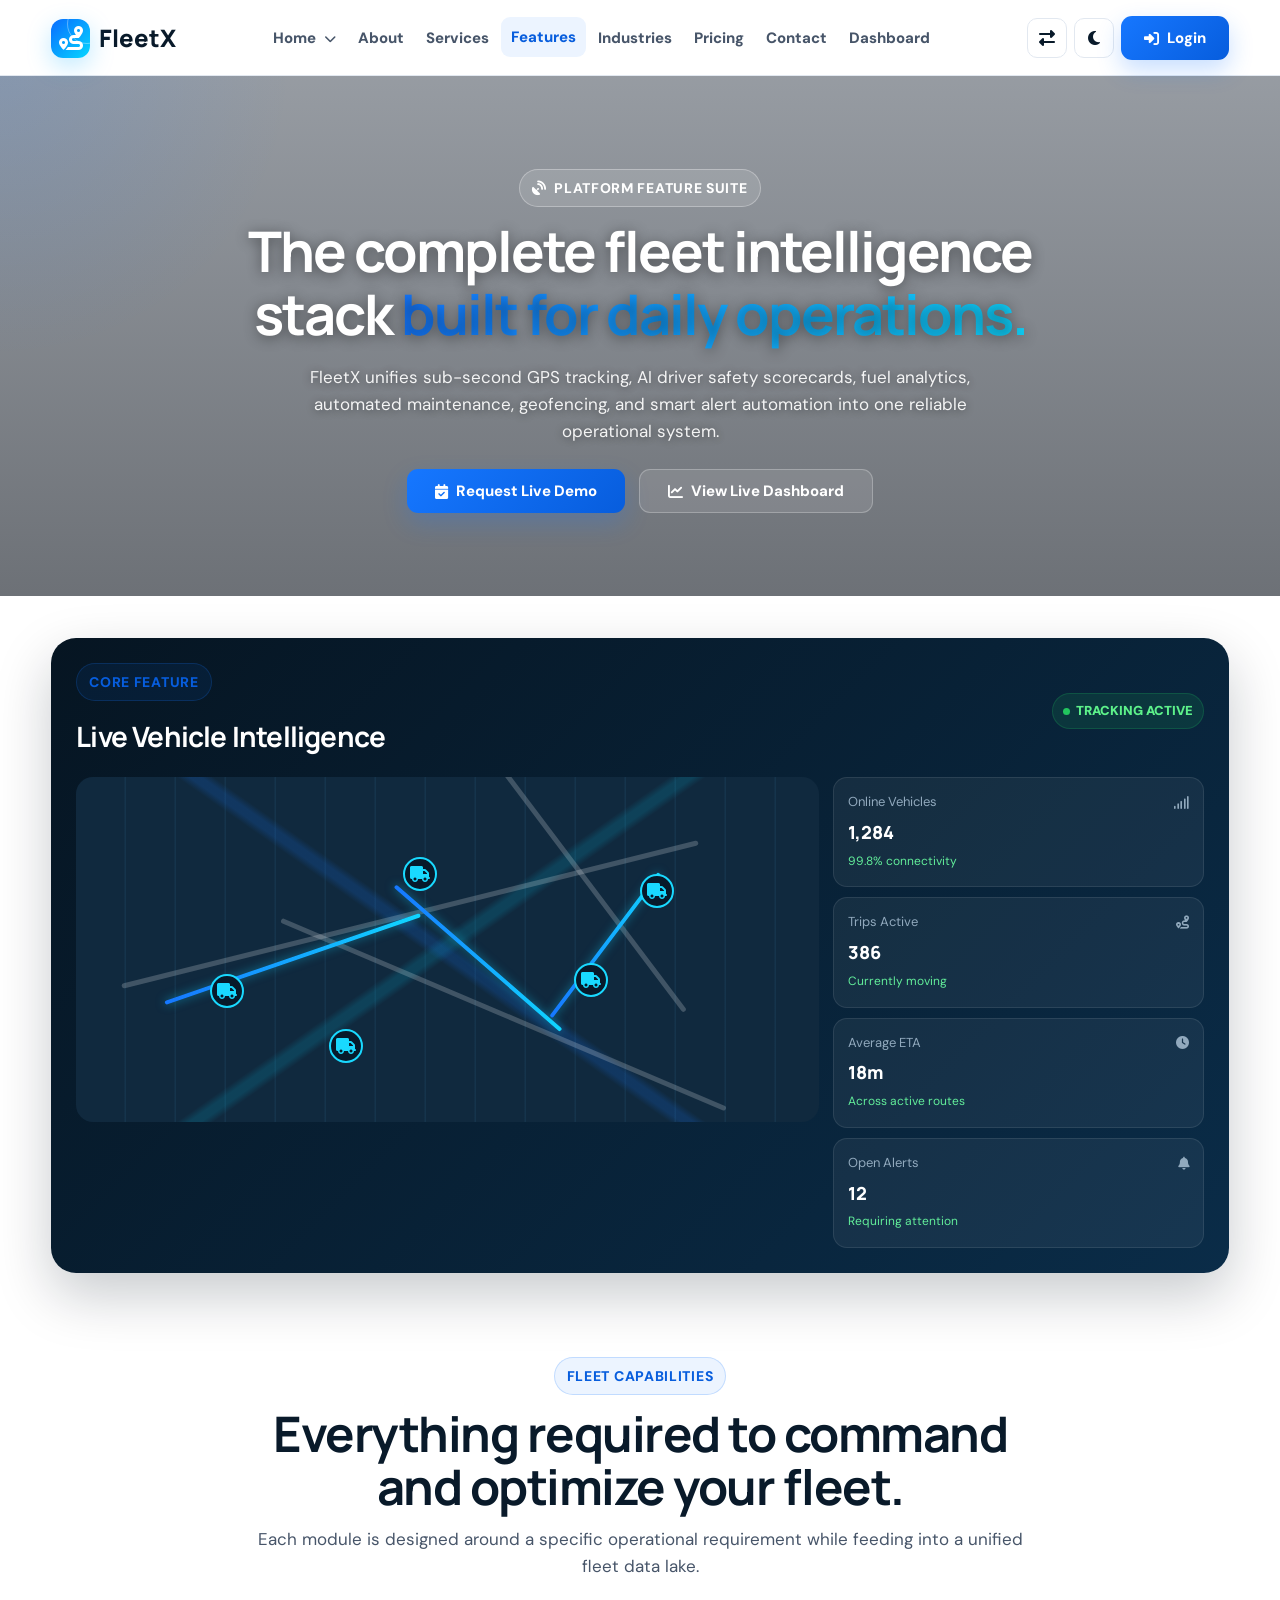
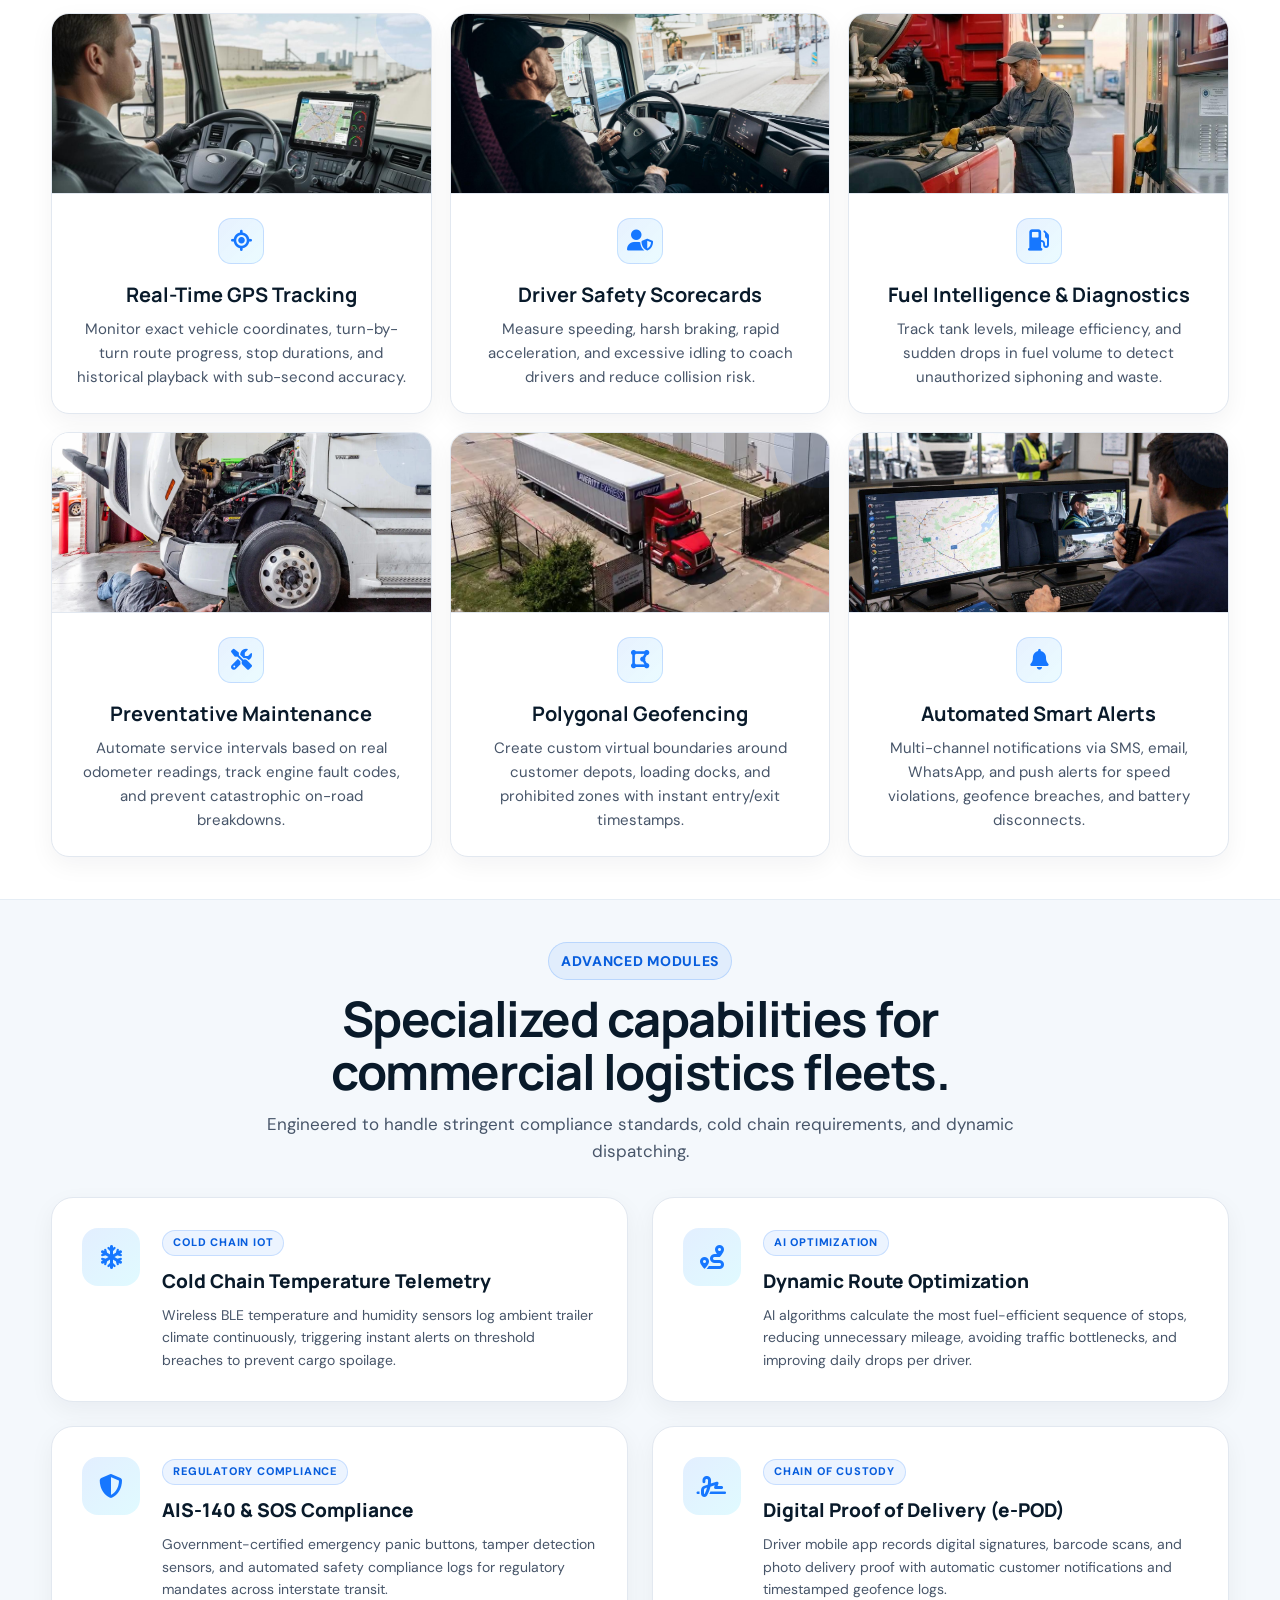
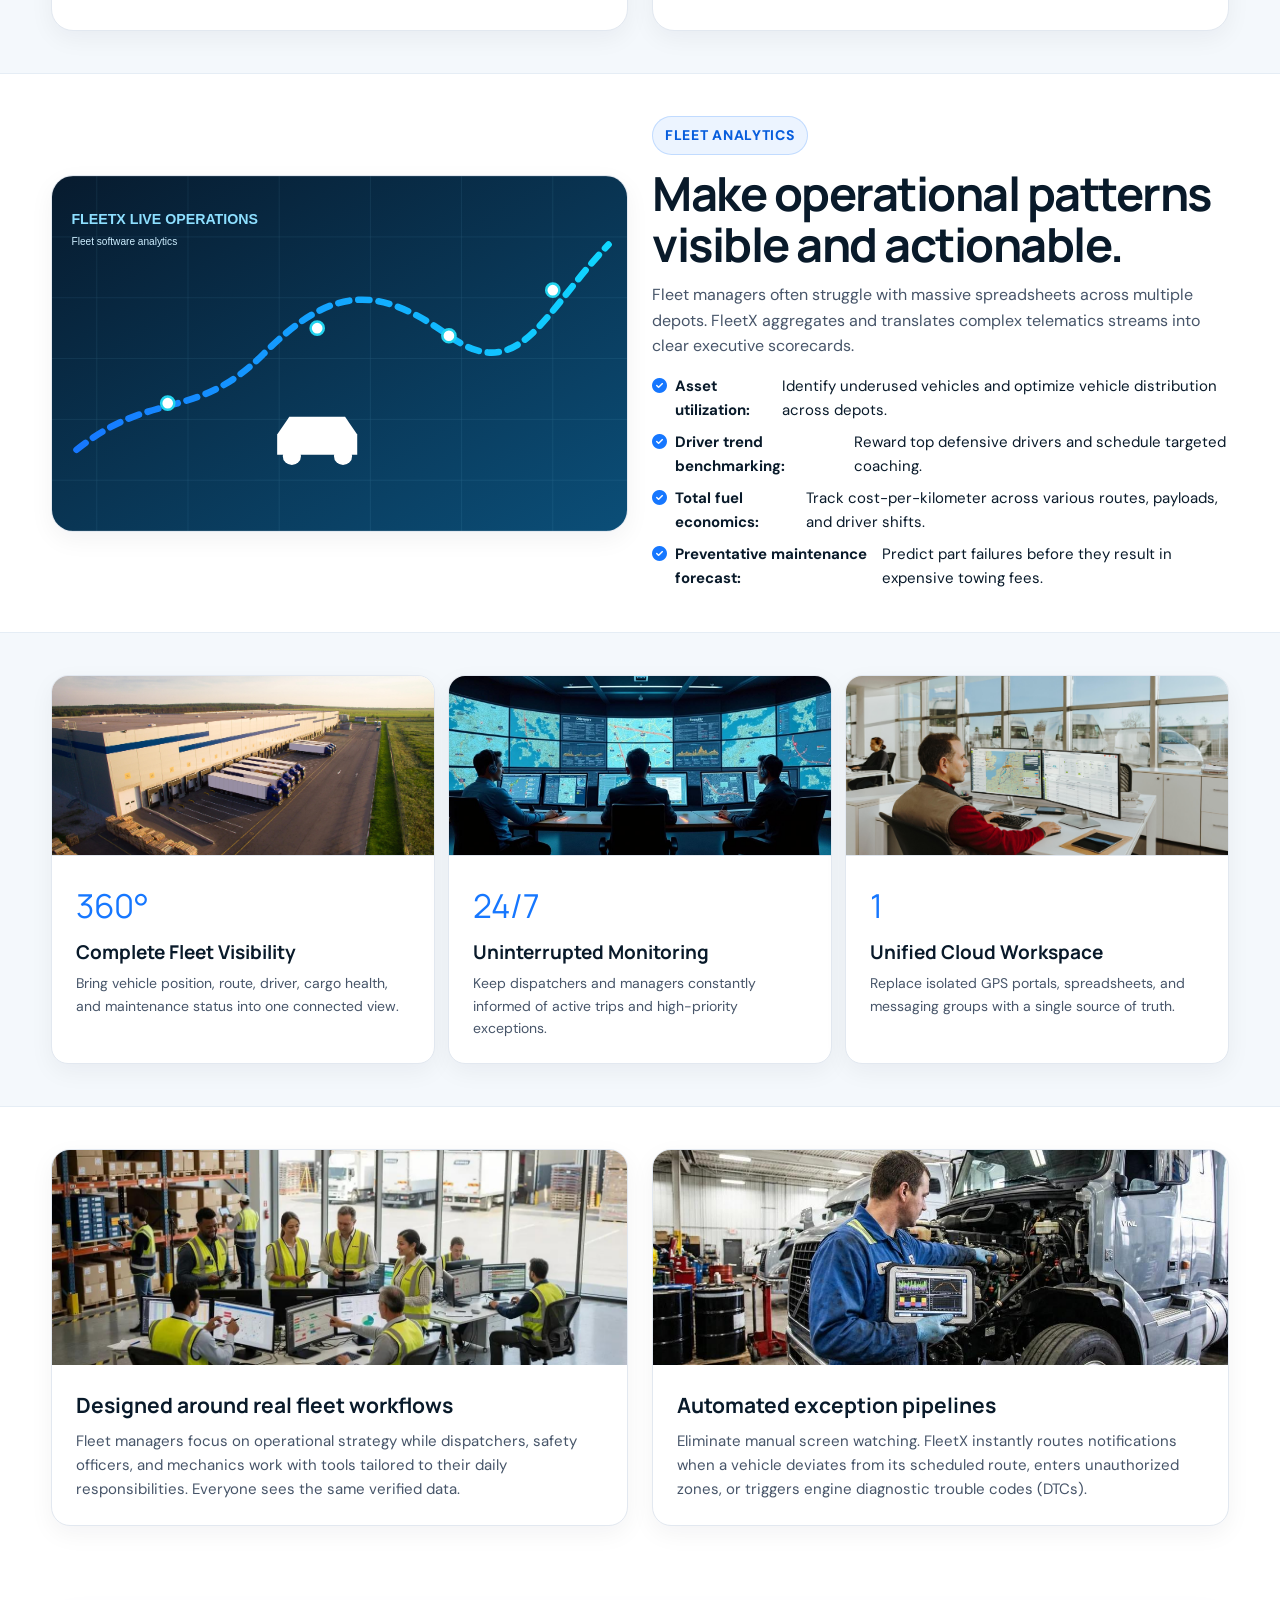
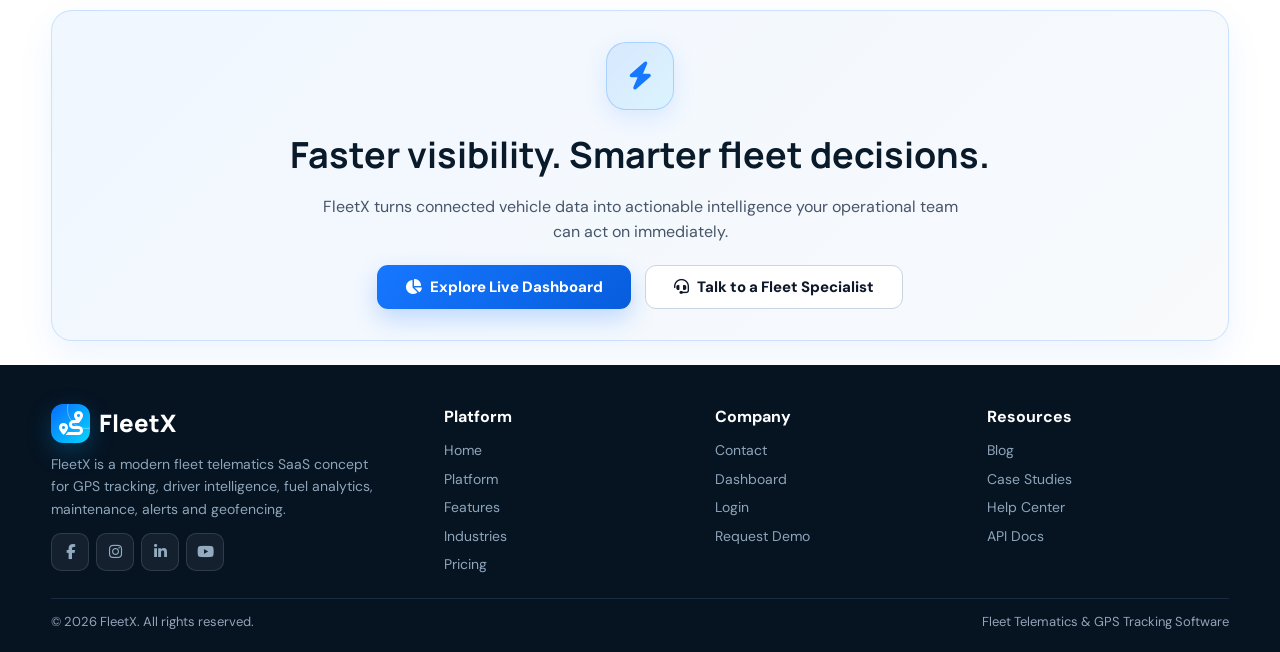
<file: features.html>
<!DOCTYPE html>
<html lang="en" dir="ltr">
<head>
<meta charset="UTF-8">
<meta name="viewport" content="width=device-width, initial-scale=1.0">
<title>FleetX — Fleet Telematics & GPS Tracking Software</title>
<meta name="description" content="FleetX is a modern fleet telematics and GPS tracking SaaS platform for real-time vehicle tracking, driver behavior, fuel analytics, maintenance, alerts and geofencing.">
<link rel="icon" type="image/svg+xml" href="data:image/svg+xml,%3Csvg xmlns='http://www.w3.org/2000/svg' viewBox='0 0 64 64'%3E%3Cdefs%3E%3ClinearGradient id='g' x1='0' y1='0' x2='1' y2='1'%3E%3Cstop offset='0' stop-color='%23086cff'/%3E%3Cstop offset='1' stop-color='%2305d7ff'/%3E%3C/linearGradient%3E%3C/defs%3E%3Crect width='64' height='64' rx='16' fill='url(%23g)'/%3E%3Cpath d='M20 57h20a6 6 0 0 0 0-12h-8a6 6 0 0 1 0-12h12' fill='none' stroke='white' stroke-width='6' stroke-linecap='round' stroke-linejoin='round'/%3E%3Cpath d='M20 57c0 0-8-12-8-18a8 8 0 1 1 16 0c0 6-8 18-8 18zm0-22a4 4 0 1 0 0 8 4 4 0 1 0 0-8z' fill='white' fill-rule='evenodd'/%3E%3Cpath d='M44 33c0 0-8-12-8-18a8 8 0 1 1 16 0c0 6-8 18-8 18zm0-22a4 4 0 1 0 0 8 4 4 0 1 0 0-8z' fill='white' fill-rule='evenodd'/%3E%3C/svg%3E">
<link rel="preconnect" href="https://fonts.googleapis.com">
<link rel="preconnect" href="https://fonts.gstatic.com" crossorigin>
<link href="https://fonts.googleapis.com/css2?family=DM+Sans:wght@400;500;600;700;800&family=Manrope:wght@500;600;700;800&display=swap" rel="stylesheet">
<link rel="stylesheet"
href="https://cdnjs.cloudflare.com/ajax/libs/font-awesome/6.7.2/css/all.min.css">
<link rel="stylesheet" href="css/style.css">

</head>
<body>
<!-- =========================================================
NAVBAR
========================================================= -->
<nav class="navbar" id="mainNav">
<div class="container nav-inner">
<div class="logo" onclick="showPage('home1')">
<span class="logo-mark">
<i class="fa-solid fa-route"></i>
</span>
FleetX
</div>
<div class="nav-links">
<div class="nav-dropdown">
<button class="nav-link">
Home <i class="fa-solid fa-chevron-down" style="margin-left: 5px; font-size: 12px;"></i>
</button>
<div class="nav-dropdown-menu">
<button class="nav-dropdown-item" onclick="showPage('home1')">Home 1</button>
<button class="nav-dropdown-item" onclick="showPage('home2')">Home 2</button>
</div>
</div>
<button class="nav-link" data-page="about" onclick="showPage('about')">
About
</button>
<button class="nav-link" data-page="services" onclick="showPage('services')">
Services
</button>
<button class="nav-link active" data-page="features" onclick="showPage('features')">
Features
</button>
<button class="nav-link" data-page="industries" onclick="showPage('industries')">
Industries
</button>
<button class="nav-link" data-page="pricing" onclick="showPage('pricing')">
Pricing
</button>
<button class="nav-link" data-page="contact" onclick="showPage('contact')">
Contact
</button>
<button class="nav-link" data-page="dashboard" onclick="showPage('dashboard')">
Dashboard
</button>
</div>
<div class="nav-controls">
<button class="icon-btn rtl-control" onclick="toggleRTL()" title="RTL" aria-label="Toggle RTL">
<i class="fa-solid fa-right-left"></i>
</button>
<button class="icon-btn theme-control" onclick="toggleTheme()" title="Theme" aria-label="Toggle theme">
<i class="fa-solid fa-moon"></i>
</button>
<button class="btn btn-primary login-nav" onclick="showPage('login')">
<i class="fa-solid fa-right-to-bracket"></i>
Login
</button>
<button class="icon-btn hamburger" id="hamburgerBtn" onclick="toggleMobileMenu()" aria-label="Open navigation menu" aria-expanded="false" aria-controls="mobileMenu">
<i class="fa-solid fa-bars"></i>
</button>
</div>
</div>
<div class="mobile-menu" id="mobileMenu">
<div class="container mobile-menu-grid">
<button onclick="showPage('home1');closeMobile()">Home 1</button>
<button onclick="showPage('home2');closeMobile()">Home 2</button>
<button onclick="showPage('about');closeMobile()">About</button>
<button onclick="showPage('services');closeMobile()">Services</button>
<button class="active" onclick="showPage('features');closeMobile()">Features</button>
<button onclick="showPage('industries');closeMobile()">Industries</button>
<button onclick="showPage('pricing');closeMobile()">Pricing</button>
<button onclick="showPage('contact');closeMobile()">Contact</button>
<button onclick="showPage('dashboard');closeMobile()">Dashboard</button>
<div class="mobile-nav-controls" style="display:flex; flex-direction:column; gap:10px; margin-top:15px; border-top:1px solid var(--border); padding-top:15px;">
<div style="display:flex; gap:10px;">
<button class="icon-btn rtl-control" onclick="toggleRTL();closeMobile()" title="RTL" aria-label="Toggle RTL" style="flex:1; height:42px;">
<i class="fa-solid fa-right-left"></i>
</button>
<button class="icon-btn theme-control" onclick="toggleTheme();closeMobile()" title="Theme" aria-label="Toggle theme" style="flex:1; height:42px;">
<i class="fa-solid fa-moon"></i>
</button>
</div>
<button class="btn btn-primary" onclick="showPage('login');closeMobile()" style="width:100%; justify-content:center; padding:0 20px; height:42px;">
<i class="fa-solid fa-right-to-bracket"></i> Login
</button>
</div>
</div>
</div>
</nav>
<!-- =========================================================
<!-- =========================================================
FEATURES
========================================================= -->
<main id="features" class="page active">
<section class="hero hero-features" style="background: linear-gradient(180deg, rgba(6, 18, 34, 0.42) 0%, rgba(3, 10, 20, 0.58) 100%), url('https://images.unsplash.com/photo-1508974239320-0a029497e820?auto=format&fit=crop&w=2400&q=90') center/cover no-repeat;">
<div class="container">
<div class="hero-copy" style="text-align: center; max-width: 820px; margin: 0 auto;">
<span class="eyebrow" style="color: #ffffff; border-color: rgba(255,255,255,0.25); background: rgba(255,255,255,0.12);">
<i class="fa-solid fa-satellite-dish"></i> Platform Feature Suite
</span>
<h1 style="color: #fff;">
The complete fleet intelligence stack <span>built for daily operations.</span>
</h1>
<p style="color: rgba(255,255,255,0.9); font-size: 17px; line-height: 1.6;">
FleetX unifies sub-second GPS tracking, AI driver safety scorecards, fuel analytics, automated maintenance, geofencing, and smart alert automation into one reliable operational system.
</p>
<div class="hero-buttons" style="justify-content: center; gap: 14px;">
<button class="btn btn-primary" onclick="showPage('contact')">
<i class="fa-solid fa-calendar-check"></i> Request Live Demo
</button>
<button class="btn btn-outline" onclick="showPage('dashboard')" style="background: rgba(255,255,255,0.1); color: #fff; border-color: rgba(255,255,255,0.25);">
<i class="fa-solid fa-chart-line"></i> View Live Dashboard
</button>
</div>
</div>
</div>
</section>

<!-- LIVE TRACKING INTERACTIVE SECTION -->
<section class="section">
<div class="container">
<div class="live-section">
<div class="live-header">
<div>
<span class="eyebrow" style="color:#55e7ff;background:rgba(255,255,255,.06);">
Core Feature
</span>
<h2>
Live Vehicle Intelligence
</h2>
</div>
<div class="live-status">
<span class="live-dot"></span>
TRACKING ACTIVE
</div>
</div>
<div class="tracking-layout">
<div class="tracking-map">
<div class="map-road mr1"></div>
<div class="map-road mr2"></div>
<div class="map-road mr3"></div>
<div class="route-line r1"></div>
<div class="route-line r2"></div>
<div class="route-line r3"></div>
<div class="truck-marker tm1"><i class="fa-solid fa-truck"></i></div>
<div class="truck-marker tm2"><i class="fa-solid fa-truck"></i></div>
<div class="truck-marker tm3"><i class="fa-solid fa-truck"></i></div>
<div class="truck-marker tm4"><i class="fa-solid fa-truck"></i></div>
<div class="truck-marker tm5"><i class="fa-solid fa-truck"></i></div>
</div>
<div class="tracking-side">
<div class="telemetry">
<div class="telemetry-top">
<span>Online Vehicles</span>
<i class="fa-solid fa-signal"></i>
</div>
<div class="telemetry-value">1,284</div>
<small>99.8% connectivity</small>
</div>
<div class="telemetry">
<div class="telemetry-top">
<span>Trips Active</span>
<i class="fa-solid fa-route"></i>
</div>
<div class="telemetry-value">386</div>
<small>Currently moving</small>
</div>
<div class="telemetry">
<div class="telemetry-top">
<span>Average ETA</span>
<i class="fa-solid fa-clock"></i>
</div>
<div class="telemetry-value">18m</div>
<small>Across active routes</small>
</div>
<div class="telemetry">
<div class="telemetry-top">
<span>Open Alerts</span>
<i class="fa-solid fa-bell"></i>
</div>
<div class="telemetry-value">12</div>
<small>Requiring attention</small>
</div>
</div>
</div>
</div>
</div>
</section>

<!-- CORE CAPABILITIES GRID -->
<section class="section">
<div class="container">
<div class="section-title">
<span class="eyebrow">
Fleet Capabilities
</span>
<h2>
Everything required to command and optimize your fleet.
</h2>
<p>
Each module is designed around a specific operational requirement while feeding into a unified fleet data lake.
</p>
</div>
<div class="grid-3">
<div class="feature-card" style="padding: 0; overflow: hidden; display: flex; flex-direction: column;">
<img src="images/Real-Time GPS.png" alt="Real-Time GPS" style="width: 100%; height: 180px; object-fit: cover; display: block; border-bottom: 1px solid var(--border);">
<div style="padding: 24px; flex: 1; text-align: center;">
<div class="feature-icon" style="margin: 0 auto 15px;"><i class="fa-solid fa-location-crosshairs"></i></div>
<h3>Real-Time GPS Tracking</h3>
<p>Monitor exact vehicle coordinates, turn-by-turn route progress, stop durations, and historical playback with sub-second accuracy.</p>
</div>
</div>
<div class="feature-card" style="padding: 0; overflow: hidden; display: flex; flex-direction: column;">
<img src="images/Driver Behavior.png" alt="Driver Behavior" style="width: 100%; height: 180px; object-fit: cover; display: block; border-bottom: 1px solid var(--border);">
<div style="padding: 24px; flex: 1; text-align: center;">
<div class="feature-icon" style="margin: 0 auto 15px;"><i class="fa-solid fa-user-shield"></i></div>
<h3>Driver Safety Scorecards</h3>
<p>Measure speeding, harsh braking, rapid acceleration, and excessive idling to coach drivers and reduce collision risk.</p>
</div>
</div>
<div class="feature-card" style="padding: 0; overflow: hidden; display: flex; flex-direction: column;">
<img src="images/Fuel Analytics.png" alt="Fuel Analytics" style="width: 100%; height: 180px; object-fit: cover; display: block; border-bottom: 1px solid var(--border);">
<div style="padding: 24px; flex: 1; text-align: center;">
<div class="feature-icon" style="margin: 0 auto 15px;"><i class="fa-solid fa-gas-pump"></i></div>
<h3>Fuel Intelligence & Diagnostics</h3>
<p>Track tank levels, mileage efficiency, and sudden drops in fuel volume to detect unauthorized siphoning and waste.</p>
</div>
</div>
<div class="feature-card" style="padding: 0; overflow: hidden; display: flex; flex-direction: column;">
<img src="images/Maintenance.png" alt="Maintenance" style="width: 100%; height: 180px; object-fit: cover; display: block; border-bottom: 1px solid var(--border);">
<div style="padding: 24px; flex: 1; text-align: center;">
<div class="feature-icon" style="margin: 0 auto 15px;"><i class="fa-solid fa-screwdriver-wrench"></i></div>
<h3>Preventative Maintenance</h3>
<p>Automate service intervals based on real odometer readings, track engine fault codes, and prevent catastrophic on-road breakdowns.</p>
</div>
</div>
<div class="feature-card" style="padding: 0; overflow: hidden; display: flex; flex-direction: column;">
<img src="images/Geofencing.png" alt="Geofencing" style="width: 100%; height: 180px; object-fit: cover; display: block; border-bottom: 1px solid var(--border);">
<div style="padding: 24px; flex: 1; text-align: center;">
<div class="feature-icon" style="margin: 0 auto 15px;"><i class="fa-solid fa-draw-polygon"></i></div>
<h3>Polygonal Geofencing</h3>
<p>Create custom virtual boundaries around customer depots, loading docks, and prohibited zones with instant entry/exit timestamps.</p>
</div>
</div>
<div class="feature-card" style="padding: 0; overflow: hidden; display: flex; flex-direction: column;">
<img src="images/Smart Alerts.png" alt="Smart Alerts" style="width: 100%; height: 180px; object-fit: cover; display: block; border-bottom: 1px solid var(--border);">
<div style="padding: 24px; flex: 1; text-align: center;">
<div class="feature-icon" style="margin: 0 auto 15px;"><i class="fa-solid fa-bell"></i></div>
<h3>Automated Smart Alerts</h3>
<p>Multi-channel notifications via SMS, email, WhatsApp, and push alerts for speed violations, geofence breaches, and battery disconnects.</p>
</div>
</div>
</div>
</div>
</section>

<!-- ADVANCED MISSION-CRITICAL MODULES -->
<section class="section" style="background: rgba(8,108,255,0.03);">
<div class="container">
<div class="section-title">
<span class="eyebrow">Advanced Modules</span>
<h2>Specialized capabilities for commercial logistics fleets.</h2>
<p>
Engineered to handle stringent compliance standards, cold chain requirements, and dynamic dispatching.
</p>
</div>
<div class="module-grid">
<div class="module-card">
<div class="module-icon-wrap">
<i class="fa-solid fa-snowflake"></i>
</div>
<div class="module-body">
<span class="module-tag">Cold Chain IoT</span>
<h3>Cold Chain Temperature Telemetry</h3>
<p>Wireless BLE temperature and humidity sensors log ambient trailer climate continuously, triggering instant alerts on threshold breaches to prevent cargo spoilage.</p>
</div>
</div>
<div class="module-card">
<div class="module-icon-wrap">
<i class="fa-solid fa-route"></i>
</div>
<div class="module-body">
<span class="module-tag">AI Optimization</span>
<h3>Dynamic Route Optimization</h3>
<p>AI algorithms calculate the most fuel-efficient sequence of stops, reducing unnecessary mileage, avoiding traffic bottlenecks, and improving daily drops per driver.</p>
</div>
</div>
<div class="module-card">
<div class="module-icon-wrap">
<i class="fa-solid fa-shield-halved"></i>
</div>
<div class="module-body">
<span class="module-tag">Regulatory Compliance</span>
<h3>AIS-140 &amp; SOS Compliance</h3>
<p>Government-certified emergency panic buttons, tamper detection sensors, and automated safety compliance logs for regulatory mandates across interstate transit.</p>
</div>
</div>
<div class="module-card">
<div class="module-icon-wrap">
<i class="fa-solid fa-signature"></i>
</div>
<div class="module-body">
<span class="module-tag">Chain of Custody</span>
<h3>Digital Proof of Delivery (e-POD)</h3>
<p>Driver mobile app records digital signatures, barcode scans, and photo delivery proof with automatic customer notifications and timestamped geofence logs.</p>
</div>
</div>
</div>
</div>
</section>

<!-- ANALYTICS SECTION -->
<section class="section">
<div class="container">
<div class="grid-2">
<div class="big-image">
<img
src="https://images.unsplash.com/photo-1516321318423-f06f85e504b3?auto=format&fit=crop&w=2400&q=90"
alt="Fleet software analytics"
loading="lazy"
decoding="async">
</div>
<div class="split">
<span class="eyebrow">
Fleet Analytics
</span>
<h2>
Make operational patterns visible and actionable.
</h2>
<p>
Fleet managers often struggle with massive spreadsheets across multiple depots. FleetX aggregates and translates complex telematics streams into clear executive scorecards.
</p>
<ul class="check-list">
<li><i class="fa-solid fa-circle-check"></i> <strong>Asset utilization:</strong> Identify underused vehicles and optimize vehicle distribution across depots.</li>
<li><i class="fa-solid fa-circle-check"></i> <strong>Driver trend benchmarking:</strong> Reward top defensive drivers and schedule targeted coaching.</li>
<li><i class="fa-solid fa-circle-check"></i> <strong>Total fuel economics:</strong> Track cost-per-kilometer across various routes, payloads, and driver shifts.</li>
<li><i class="fa-solid fa-circle-check"></i> <strong>Preventative maintenance forecast:</strong> Predict part failures before they result in expensive towing fees.</li>
</ul>
</div>
</div>
</div>
</section>

<!-- INFO BAND: 3 PILLARS -->
<section class="section" style="background: rgba(8,108,255,0.03);">
<div class="container">
<div class="info-band">
<div class="info-box" style="padding: 0; overflow: hidden; display: flex; flex-direction: column;">
<img src="images/Fleet Visibility.png" alt="Fleet Visibility" style="width: 100%; height: 180px; object-fit: cover; display: block; border-bottom: 1px solid var(--border);">
<div style="padding: 24px; flex: 1;">
<div class="info-number">360°</div>
<h3>Complete Fleet Visibility</h3>
<p>Bring vehicle position, route, driver, cargo health, and maintenance status into one connected view.</p>
</div>
</div>
<div class="info-box" style="padding: 0; overflow: hidden; display: flex; flex-direction: column;">
<img src="images/Monitoring.png" alt="Monitoring" style="width: 100%; height: 180px; object-fit: cover; display: block; border-bottom: 1px solid var(--border);">
<div style="padding: 24px; flex: 1;">
<div class="info-number">24/7</div>
<h3>Uninterrupted Monitoring</h3>
<p>Keep dispatchers and managers constantly informed of active trips and high-priority exceptions.</p>
</div>
</div>
<div class="info-box" style="padding: 0; overflow: hidden; display: flex; flex-direction: column;">
<img src="images/Workspace.png" alt="Workspace" style="width: 100%; height: 180px; object-fit: cover; display: block; border-bottom: 1px solid var(--border);">
<div style="padding: 24px; flex: 1;">
<div class="info-number">1</div>
<h3>Unified Cloud Workspace</h3>
<p>Replace isolated GPS portals, spreadsheets, and messaging groups with a single source of truth.</p>
</div>
</div>
</div>
</div>
</section>

<!-- WORKFLOW CARDS -->
<section class="section">
<div class="container">
<div class="grid-2" style="align-items: stretch;">
<div class="card image-card" style="display: flex; flex-direction: column; height: 100%;">
<img
src="images/Designed around real fleet workflows.png"
alt="Designed around real fleet workflows"
loading="lazy"
decoding="async">
<div class="card-content" style="flex: 1; padding: 24px;">
<h3>
Designed around real fleet workflows
</h3>
<p>
Fleet managers focus on operational strategy while dispatchers, safety officers, and mechanics work with tools tailored to their daily responsibilities. Everyone sees the same verified data.
</p>
</div>
</div>
<div class="card image-card" style="display: flex; flex-direction: column; height: 100%;">
<img
src="images/Automated alert pipelines.png"
alt="Automated alert pipelines"
loading="lazy"
decoding="async">
<div class="card-content" style="flex: 1; padding: 24px;">
<h3>
Automated exception pipelines
</h3>
<p>
Eliminate manual screen watching. FleetX instantly routes notifications when a vehicle deviates from its scheduled route, enters unauthorized zones, or triggers engine diagnostic trouble codes (DTCs).
</p>
</div>
</div>
</div>
</div>
</section>

<!-- CTA -->
<section class="section">
<div class="container">
<div class="emoji-panel">
<div class="cta-icon-badge"><i class="fa-solid fa-bolt"></i></div>
<h2>Faster visibility. Smarter fleet decisions.</h2>
<p>
FleetX turns connected vehicle data into actionable intelligence your operational team can act on immediately.
</p>
<div style="display: flex; justify-content: center; gap: 14px; flex-wrap: wrap;">
<button class="btn btn-primary" onclick="showPage('dashboard')">
<i class="fa-solid fa-chart-pie"></i> Explore Live Dashboard
</button>
<button class="btn btn-outline" onclick="showPage('contact')">
<i class="fa-solid fa-headset"></i> Talk to a Fleet Specialist
</button>
</div>
</div>
</div>
</section>
</main>
<!-- =========================================================
FOOTER
========================================================= -->
<footer class="footer" id="mainFooter">
<div class="container">
<div class="footer-grid">
<div>
<div class="logo">
<span class="logo-mark">
<i class="fa-solid fa-route"></i>
</span>
FleetX
</div>
<p>
FleetX is a modern fleet telematics SaaS concept <br>
for GPS tracking, driver intelligence, fuel analytics, <br>
maintenance, alerts and geofencing.
</p>
<div class="socials">
<a href="#" class="social facebook" aria-label="Facebook">
<i class="fa-brands fa-facebook-f"></i>
</a>
<a href="#" class="social instagram" aria-label="Instagram">
<i class="fa-brands fa-instagram"></i>
</a>
<a href="#" class="social linkedin" aria-label="LinkedIn">
<i class="fa-brands fa-linkedin-in"></i>
</a>
<a href="#" class="social youtube" aria-label="YouTube">
<i class="fa-brands fa-youtube"></i>
</a>
</div>
</div>
<div>
<h4>Platform</h4>
<div class="footer-links">
<button onclick="showPage('home1')">Home</button>
<button onclick="showPage('home2')">Platform</button>
<button onclick="showPage('features')">Features</button>
<button onclick="showPage('industries')">Industries</button>
<button onclick="showPage('pricing')">Pricing</button>
</div>
</div>
<div>
<h4>Company</h4>
<div class="footer-links">
<button onclick="showPage('contact')">Contact</button>
<button onclick="showPage('dashboard')">Dashboard</button>
<button onclick="showPage('login')">Login</button>
<button onclick="showPage('contact')">Request Demo</button>
</div>
</div>
<div>
<h4>Resources</h4>
<div class="footer-links">
<button onclick="showPage('home1')">Blog</button>
<button onclick="showPage('home1')">Case Studies</button>
<button onclick="showPage('home1')">Help Center</button>
<button onclick="showPage('home1')">API Docs</button>
</div>
</div>
</div>
<div class="footer-bottom">
<span>
© 2026 FleetX. All rights reserved.
</span>
<span>
Fleet Telematics & GPS Tracking Software
</span>
</div>
</div>
</footer>
<button class="top-btn" id="topBtn"
onclick="window.scrollTo({top:0,behavior:'smooth'})">
<i class="fa-solid fa-arrow-up"></i>
</button>
<script src="js/main.js"></script>
</body>
</html>
</file>
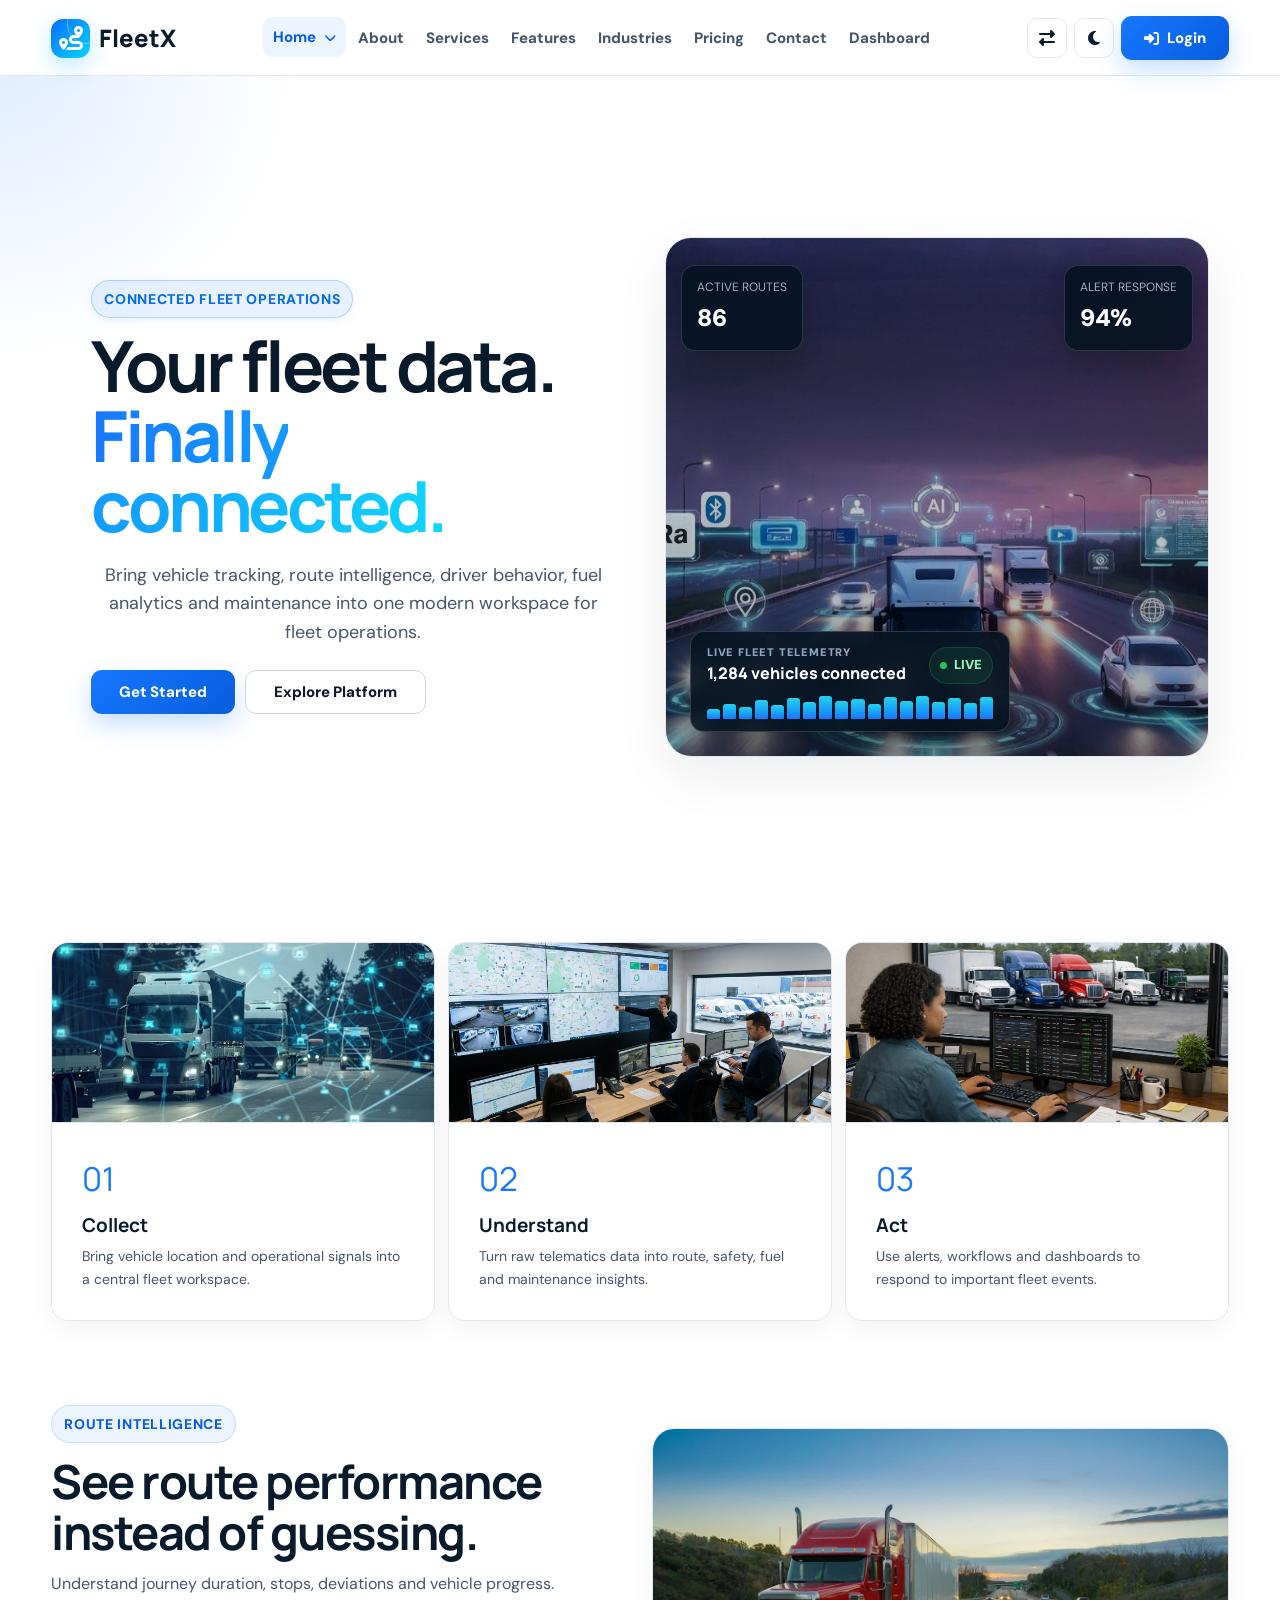
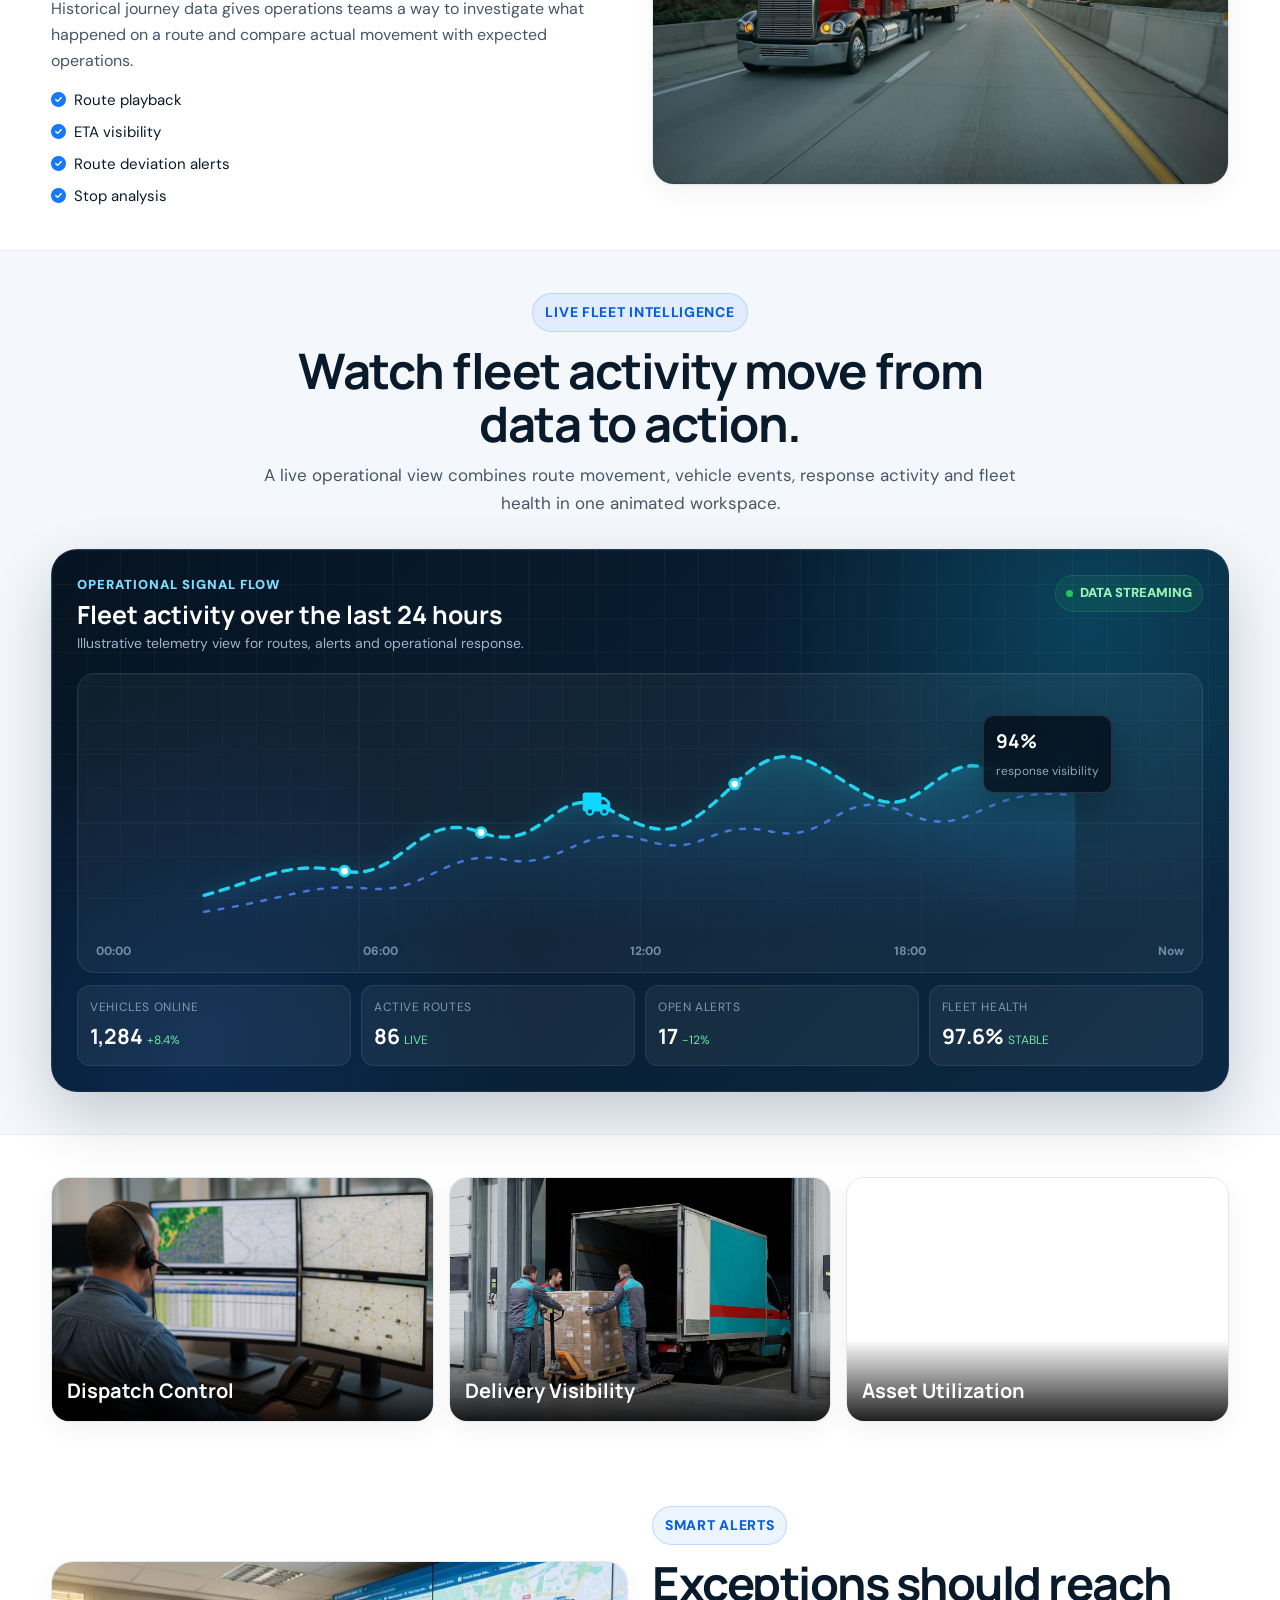
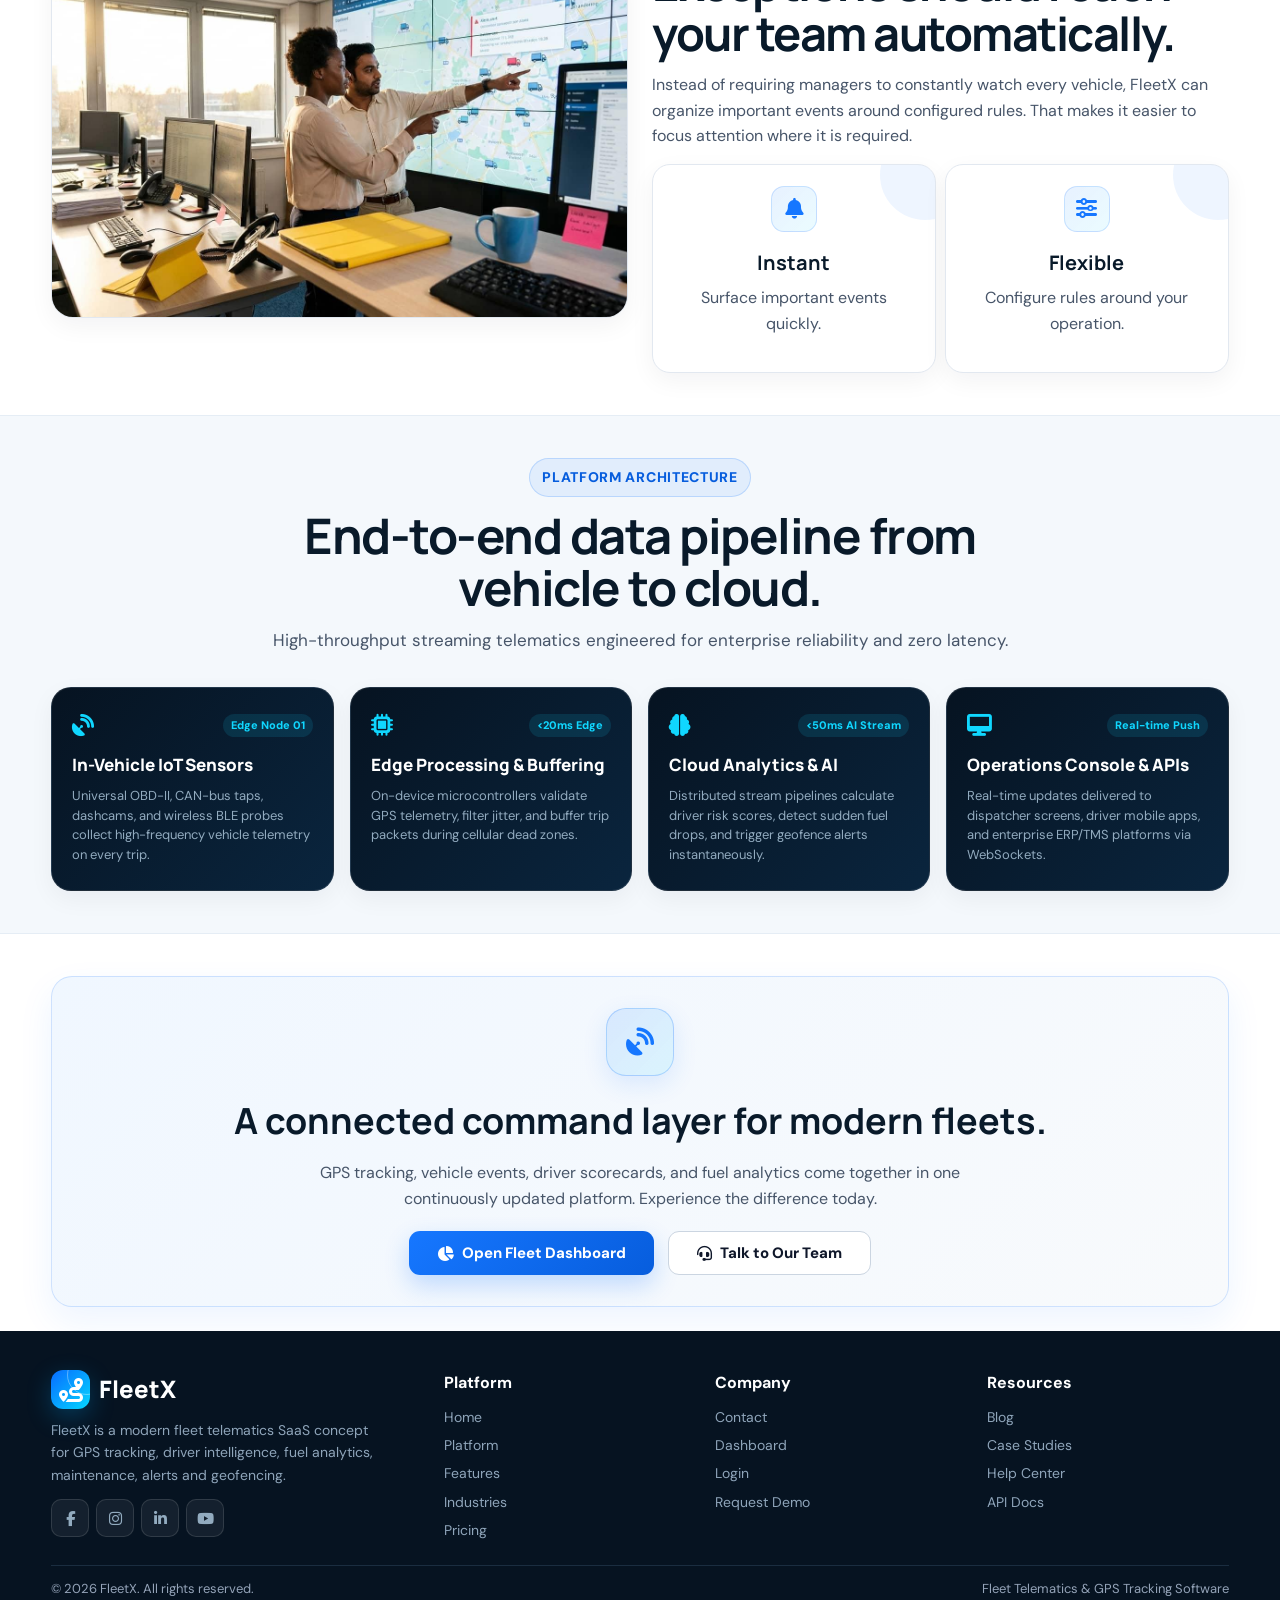
<file: home2.html>
<!DOCTYPE html>
<html lang="en" dir="ltr">

<head>
    <meta charset="UTF-8">
    <meta name="viewport" content="width=device-width, initial-scale=1.0">
    <title>FleetX — Fleet Telematics & GPS Tracking Software</title>
    <meta name="description"
        content="FleetX is a modern fleet telematics and GPS tracking SaaS platform for real-time vehicle tracking, driver behavior, fuel analytics, maintenance, alerts and geofencing.">
    <link rel="icon" type="image/svg+xml"
        href="data:image/svg+xml,%3Csvg xmlns='http://www.w3.org/2000/svg' viewBox='0 0 64 64'%3E%3Cdefs%3E%3ClinearGradient id='g' x1='0' y1='0' x2='1' y2='1'%3E%3Cstop offset='0' stop-color='%23086cff'/%3E%3Cstop offset='1' stop-color='%2305d7ff'/%3E%3C/linearGradient%3E%3C/defs%3E%3Crect width='64' height='64' rx='16' fill='url(%23g)'/%3E%3Cpath d='M20 57h20a6 6 0 0 0 0-12h-8a6 6 0 0 1 0-12h12' fill='none' stroke='white' stroke-width='6' stroke-linecap='round' stroke-linejoin='round'/%3E%3Cpath d='M20 57c0 0-8-12-8-18a8 8 0 1 1 16 0c0 6-8 18-8 18zm0-22a4 4 0 1 0 0 8 4 4 0 1 0 0-8z' fill='white' fill-rule='evenodd'/%3E%3Cpath d='M44 33c0 0-8-12-8-18a8 8 0 1 1 16 0c0 6-8 18-8 18zm0-22a4 4 0 1 0 0 8 4 4 0 1 0 0-8z' fill='white' fill-rule='evenodd'/%3E%3C/svg%3E">
    <link rel="preconnect" href="https://fonts.googleapis.com">
    <link rel="preconnect" href="https://fonts.gstatic.com" crossorigin>
    <link
        href="https://fonts.googleapis.com/css2?family=DM+Sans:wght@400;500;600;700;800&family=Manrope:wght@500;600;700;800&display=swap"
        rel="stylesheet">
    <link rel="stylesheet" href="https://cdnjs.cloudflare.com/ajax/libs/font-awesome/6.7.2/css/all.min.css">
    <link rel="stylesheet" href="css/style.css">

</head>

<body>
    <!-- =========================================================
NAVBAR
========================================================= -->
    <nav class="navbar" id="mainNav">
        <div class="container nav-inner">
            <div class="logo" onclick="showPage('home1')">
                <span class="logo-mark">
                    <i class="fa-solid fa-route"></i>
                </span>
                FleetX
            </div>
            <div class="nav-links">
                <div class="nav-dropdown">
                    <button class="nav-link active">
                        Home <i class="fa-solid fa-chevron-down" style="margin-left: 5px; font-size: 12px;"></i>
                    </button>
                    <div class="nav-dropdown-menu">
                        <button class="nav-dropdown-item" onclick="showPage('home1')">Home 1</button>
                        <button class="nav-dropdown-item active" onclick="showPage('home2')">Home 2</button>
                    </div>
                </div>
                <button class="nav-link" data-page="about" onclick="showPage('about')">
                    About
                </button>
                <button class="nav-link" data-page="services" onclick="showPage('services')">
                    Services
                </button>
                <button class="nav-link" data-page="features" onclick="showPage('features')">
                    Features
                </button>
                <button class="nav-link" data-page="industries" onclick="showPage('industries')">
                    Industries
                </button>
                <button class="nav-link" data-page="pricing" onclick="showPage('pricing')">
                    Pricing
                </button>
                <button class="nav-link" data-page="contact" onclick="showPage('contact')">
                    Contact
                </button>
                <button class="nav-link" data-page="dashboard" onclick="showPage('dashboard')">
                    Dashboard
                </button>
            </div>
            <div class="nav-controls">
                <button class="icon-btn rtl-control" onclick="toggleRTL()" title="RTL" aria-label="Toggle RTL">
                    <i class="fa-solid fa-right-left"></i>
                </button>
                <button class="icon-btn theme-control" onclick="toggleTheme()" title="Theme" aria-label="Toggle theme">
                    <i class="fa-solid fa-moon"></i>
                </button>
                <button class="btn btn-primary login-nav" onclick="showPage('login')">
                    <i class="fa-solid fa-right-to-bracket"></i>
                    Login
                </button>
                <button class="icon-btn hamburger" id="hamburgerBtn" onclick="toggleMobileMenu()"
                    aria-label="Open navigation menu" aria-expanded="false" aria-controls="mobileMenu">
                    <i class="fa-solid fa-bars"></i>
                </button>
            </div>
        </div>
        <div class="mobile-menu" id="mobileMenu">
            <div class="container mobile-menu-grid">
                <button onclick="showPage('home1');closeMobile()">Home 1</button>
                <button class="active" onclick="showPage('home2');closeMobile()">Home 2</button>
                <button onclick="showPage('about');closeMobile()">About</button>
                <button onclick="showPage('services');closeMobile()">Services</button>
                <button onclick="showPage('features');closeMobile()">Features</button>
                <button onclick="showPage('industries');closeMobile()">Industries</button>
                <button onclick="showPage('pricing');closeMobile()">Pricing</button>
                <button onclick="showPage('contact');closeMobile()">Contact</button>
                <button onclick="showPage('dashboard');closeMobile()">Dashboard</button>
                <div class="mobile-nav-controls"
                    style="display:flex; flex-direction:column; gap:10px; margin-top:15px; border-top:1px solid var(--border); padding-top:15px;">
                    <div style="display:flex; gap:10px;">
                        <button class="icon-btn rtl-control" onclick="toggleRTL();closeMobile()" title="RTL"
                            aria-label="Toggle RTL" style="flex:1; height:42px;">
                            <i class="fa-solid fa-right-left"></i>
                        </button>
                        <button class="icon-btn theme-control" onclick="toggleTheme();closeMobile()" title="Theme"
                            aria-label="Toggle theme" style="flex:1; height:42px;">
                            <i class="fa-solid fa-moon"></i>
                        </button>
                    </div>
                    <button class="btn btn-primary" onclick="showPage('login');closeMobile()"
                        style="width:100%; justify-content:center; padding:0 20px; height:42px;">
                        <i class="fa-solid fa-right-to-bracket"></i> Login
                    </button>
                </div>
            </div>
        </div>
    </nav>
    <!-- =========================================================
HOME 2 / PLATFORM
========================================================= -->
    <main id="home2" class="page active">
        <section class="hero hero-home2">
            <div class="container hero-grid">
                <div class="hero-copy">
                    <span class="eyebrow">
                        Connected Fleet Operations
                    </span>
                    <h1>
                        Your fleet data.
                        <br>
                        <span>Finally connected.</span>
                    </h1>
                    <p>
                        Bring vehicle tracking, route intelligence, driver behavior,
                        fuel analytics and maintenance into one modern workspace for
                        fleet operations.
                    </p>
                    <div class="hero-buttons">
                        <button class="btn btn-primary" onclick="showPage('contact')">
                            Get Started
                        </button>
                        <button class="btn btn-outline" onclick="showPage('features')">
                            Explore Platform
                        </button>
                    </div>
                </div>
                <div class="hero-visual-wrapper" style="width:100%; position:relative;">
                    <div class="platform-hero-visual" style="background: url('images/home2-hero.png') center/cover no-repeat; min-height: 520px; border-radius: 26px; border: 1px solid var(--border); box-shadow: var(--shadow); position: relative; overflow: hidden;">
                        <div class="platform-hero-overlay"></div>
                        <div class="hero-glass one">
                            <span class="glass-small">ACTIVE ROUTES</span>
                            <span class="glass-value">86</span>
                        </div>
                        <div class="hero-glass two">
                            <span class="glass-small">ALERT RESPONSE</span>
                            <span class="glass-value">94%</span>
                        </div>
                        <div class="telemetry-panel" style="position: absolute; left: 24px; bottom: 24px; max-width: 320px; width: calc(100% - 48px); padding: 12px 16px; border-radius: 14px; background: rgba(5, 18, 31, 0.88); backdrop-filter: blur(16px); border: 1px solid rgba(255, 255, 255, 0.16); box-shadow: 0 16px 36px rgba(0, 0, 0, 0.35); margin: 0;">
                            <div class="telemetry-row" style="margin-bottom: 8px;">
                                <div>
                                    <div class="telemetry-title" style="font-size: 11px;">Live fleet telemetry</div>
                                    <div class="telemetry-value" style="font-size: 16px;">1,284 vehicles connected</div>
                                </div>
                                <div class="command-live"><i></i> LIVE</div>
                            </div>
                            <div class="telemetry-bars" aria-hidden="true" style="height: 24px; gap: 3px;">
                                <i style="height:42%"></i><i style="height:64%"></i><i style="height:51%"></i><i
                                    style="height:78%"></i><i style="height:57%"></i><i style="height:88%"></i><i
                                    style="height:69%"></i><i style="height:94%"></i><i style="height:73%"></i><i
                                    style="height:83%"></i><i style="height:61%"></i><i style="height:91%"></i><i
                                    style="height:76%"></i><i style="height:97%"></i><i style="height:70%"></i><i
                                    style="height:86%"></i><i style="height:66%"></i><i style="height:92%"></i>
                            </div>
                        </div>
                    </div>
                </div>
            </div>
        </section>
        <section class="section">
            <div class="container">
                <div class="info-band">
                    <div class="info-box" style="padding: 0; overflow: hidden; display: flex; flex-direction: column;">
                        <img src="images/Collect.png" alt="Collect" style="width: 100%; height: 180px; object-fit: cover; display: block; border-bottom: 1px solid var(--border);">
                        <div style="padding: 30px; flex: 1;">
                            <div class="info-number">01</div>
                            <h3>Collect</h3>
                            <p>Bring vehicle location and operational signals into a central fleet workspace.</p>
                        </div>
                    </div>
                    <div class="info-box" style="padding: 0; overflow: hidden; display: flex; flex-direction: column;">
                        <img src="images/Understand.png" alt="Understand" style="width: 100%; height: 180px; object-fit: cover; display: block; border-bottom: 1px solid var(--border);">
                        <div style="padding: 30px; flex: 1;">
                            <div class="info-number">02</div>
                            <h3>Understand</h3>
                            <p>Turn raw telematics data into route, safety, fuel and maintenance insights.</p>
                        </div>
                    </div>
                    <div class="info-box" style="padding: 0; overflow: hidden; display: flex; flex-direction: column;">
                        <img src="images/Act.png" alt="Act" style="width: 100%; height: 180px; object-fit: cover; display: block; border-bottom: 1px solid var(--border);">
                        <div style="padding: 30px; flex: 1;">
                            <div class="info-number">03</div>
                            <h3>Act</h3>
                            <p>Use alerts, workflows and dashboards to respond to important fleet events.</p>
                        </div>
                    </div>
                </div>
            </div>
        </section>
        <section class="section">
            <div class="container">
                <div class="grid-2">
                    <div class="split">
                        <span class="eyebrow">
                            Route Intelligence
                        </span>
                        <h2>
                            See route performance instead of guessing.
                        </h2>
                        <p>
                            Understand journey duration, stops, deviations and vehicle progress.
                            Historical journey data gives operations teams a way to investigate
                            what happened on a route and compare actual movement with expected
                            operations.
                        </p>
                        <ul class="check-list">
                            <li><i class="fa-solid fa-circle-check"></i> Route playback</li>
                            <li><i class="fa-solid fa-circle-check"></i> ETA visibility</li>
                            <li><i class="fa-solid fa-circle-check"></i> Route deviation alerts</li>
                            <li><i class="fa-solid fa-circle-check"></i> Stop analysis</li>
                        </ul>
                    </div>
                    <div class="big-image">
                        <img src="images/See route performance instead of guessing.png"
                            alt="Fleet vehicle route operations" loading="lazy" decoding="async">
                    </div>
                </div>
            </div>
        </section>
        <section class="section section-alt" style="background: rgba(8,108,255,0.03);">
            <div class="container">
                <div class="section-title">
                    <span class="eyebrow">
                        Live Fleet Intelligence
                    </span>
                    <h2>
                        Watch fleet activity move from data to action.
                    </h2>
                    <p>
                        A live operational view combines route movement, vehicle events, response activity and fleet
                        health in one animated workspace.
                    </p>
                </div>
                <div class="platform-command">
                    <div class="command-head">
                        <div>
                            <div class="command-kicker">Operational signal flow</div>
                            <h3>Fleet activity over the last 24 hours</h3>
                            <p>Illustrative telemetry view for routes, alerts and operational response.</p>
                        </div>
                        <div class="command-live"><i></i> DATA STREAMING</div>
                    </div>
                    <div class="command-chart-wrap">
                        <div class="command-chart-grid"></div>
                        <svg class="command-chart-svg" viewBox="0 0 900 250" role="img"
                            aria-label="Animated fleet activity line graph">
                            <defs>
                                <linearGradient id="fleetAreaGradient" x1="0" x2="0" y1="0" y2="1">
                                    <stop offset="0%" stop-color="#22d3ee" stop-opacity=".42" />
                                    <stop offset="100%" stop-color="#1677ff" stop-opacity="0" />
                                </linearGradient>
                            </defs>
                            <path class="command-area"
                                d="M0 208 C65 190 86 172 145 183 S220 118 286 143 S362 87 420 120 S493 145 548 93 S625 70 684 104 S760 48 820 82 S866 50 900 64 L900 250 L0 250 Z">
                            </path>
                            <path class="command-route"
                                d="M0 208 C65 190 86 172 145 183 S220 118 286 143 S362 87 420 120 S493 145 548 93 S625 70 684 104 S760 48 820 82 S866 50 900 64">
                            </path>
                            <path class="command-route-2"
                                d="M0 225 C90 211 110 195 170 201 S250 159 310 171 S390 131 455 151 S520 128 585 142 S655 92 725 123 S800 92 900 105">
                            </path>
                            <circle class="command-node" cx="145" cy="183" r="5"></circle>
                            <circle class="command-node" cx="286" cy="143" r="5"></circle>
                            <circle class="command-node" cx="548" cy="93" r="5"></circle>
                            <circle class="command-node" cx="820" cy="82" r="5"></circle>
                            <!-- Animated Truck -->
                            <g>
                                <animateMotion dur="12s" repeatCount="indefinite"
                                    path="M0 208 C65 190 86 172 145 183 S220 118 286 143 S362 87 420 120 S493 145 548 93 S625 70 684 104 S760 48 820 82 S866 50 900 64"
                                    calcMode="linear" keyPoints="0;1;0" keyTimes="0;0.5;1" />
                                <g>
                                    <animateTransform attributeName="transform" type="scale" values="1 1; -1 1; 1 1"
                                        keyTimes="0; 0.5; 1" calcMode="discrete" dur="12s" repeatCount="indefinite" />
                                    <g transform="translate(-15, -12) scale(0.0468)">
                                        <path fill="#10d7ff"
                                            d="M48 0C21.5 0 0 21.5 0 48V368c0 26.5 21.5 48 48 48H64c0 53 43 96 96 96s96-43 96-96H384c0 53 43 96 96 96s96-43 96-96h32c17.7 0 32-14.3 32-32s-14.3-32-32-32V288 256 237.3c0-17-6.7-33.3-18.7-45.3L512 114.7c-12-12-28.3-18.7-45.3-18.7H416V48c0-26.5-21.5-48-48-48H48zM416 160h50.7L544 237.3V256H416V160zM112 416a48 48 0 1 1 96 0 48 48 0 1 1 -96 0zm368-48a48 48 0 1 1 0 96 48 48 0 1 1 0-96z" />
                                    </g>
                                </g>
                            </g>
                        </svg>
                        <div class="command-tooltip">
                            <strong>94%</strong>
                            <span>response visibility</span>
                        </div>
                        <div class="command-chart-labels">
                            <span>00:00</span><span>06:00</span><span>12:00</span><span>18:00</span><span>Now</span>
                        </div>
                    </div>
                    <div class="command-stats">
                        <div class="command-stat"><span>Vehicles online</span><strong>1,284</strong><em>+8.4%</em></div>
                        <div class="command-stat"><span>Active routes</span><strong>86</strong><em>LIVE</em></div>
                        <div class="command-stat"><span>Open alerts</span><strong>17</strong><em>−12%</em></div>
                        <div class="command-stat"><span>Fleet health</span><strong>97.6%</strong><em>STABLE</em></div>
                    </div>
                </div>
            </div>
        </section>
        <section class="section">
            <div class="container">
                <div class="showcase">
                    <div class="showcase-item">
                        <img src="images/Dispatch Control.png"
                            alt="Logistics warehouse" loading="lazy" decoding="async">
                        <div class="showcase-overlay">
                            <h3>Dispatch Control</h3>
                        </div>
                    </div>
                    <div class="showcase-item">
                        <img src="images/Delivery Visibility.png"
                            alt="Distribution warehouse" loading="lazy" decoding="async">
                        <div class="showcase-overlay">
                            <h3>Delivery Visibility</h3>
                        </div>
                    </div>
                    <div class="showcase-item">
                        <img src="images/Asset Utilization.png"
                            alt="Commercial vehicle" loading="lazy" decoding="async">
                        <div class="showcase-overlay">
                            <h3>Asset Utilization</h3>
                        </div>
                    </div>
                </div>
            </div>
        </section>
        <section class="section">
            <div class="container">
                <div class="grid-2">
                    <div class="big-image">
                        <img src="images/Exceptions should reach your team automatically.png"
                            alt="Fleet operations team" loading="lazy" decoding="async">
                    </div>
                    <div class="split">
                        <span class="eyebrow">
                            Smart Alerts
                        </span>
                        <h2>
                            Exceptions should reach your team automatically.
                        </h2>
                        <p>
                            Instead of requiring managers to constantly watch every vehicle,
                            FleetX can organize important events around configured rules.
                            That makes it easier to focus attention where it is required.
                        </p>
                        <div class="grid-2" style="gap:9px;">
                            <div class="feature-card" style="text-align: center;">
                                <div class="feature-icon"><i class="fa-solid fa-bell"></i></div>
                                <h3>Instant</h3>
                                <p>Surface important events quickly.</p>
                            </div>
                            <div class="feature-card" style="text-align: center;">
                                <div class="feature-icon"><i class="fa-solid fa-sliders"></i></div>
                                <h3>Flexible</h3>
                                <p>Configure rules around your operation.</p>
                            </div>
                        </div>
                    </div>
                </div>
            </div>
        </section>

        <!-- PLATFORM ARCHITECTURE SECTION -->
        <section class="section section-alt" style="background: rgba(8,108,255,0.03);">
            <div class="container">
                <div class="section-title">
                    <span class="eyebrow">
                        Platform Architecture
                    </span>
                    <h2>
                        End-to-end data pipeline from vehicle to cloud.
                    </h2>
                    <p>
                        High-throughput streaming telematics engineered for enterprise reliability and zero latency.
                    </p>
                </div>
                <div class="pipeline-flow">
                    <div class="pipeline-node">
                        <div class="pipeline-node-top">
                            <i class="fa-solid fa-satellite-dish"></i>
                            <span class="pipeline-latency">Edge Node 01</span>
                        </div>
                        <h3>In-Vehicle IoT Sensors</h3>
                        <p>Universal OBD-II, CAN-bus taps, dashcams, and wireless BLE probes collect high-frequency vehicle telemetry on every trip.</p>
                    </div>
                    <div class="pipeline-node">
                        <div class="pipeline-node-top">
                            <i class="fa-solid fa-microchip"></i>
                            <span class="pipeline-latency">&lt;20ms Edge</span>
                        </div>
                        <h3>Edge Processing &amp; Buffering</h3>
                        <p>On-device microcontrollers validate GPS telemetry, filter jitter, and buffer trip packets during cellular dead zones.</p>
                    </div>
                    <div class="pipeline-node">
                        <div class="pipeline-node-top">
                            <i class="fa-solid fa-brain"></i>
                            <span class="pipeline-latency">&lt;50ms AI Stream</span>
                        </div>
                        <h3>Cloud Analytics &amp; AI</h3>
                        <p>Distributed stream pipelines calculate driver risk scores, detect sudden fuel drops, and trigger geofence alerts instantaneously.</p>
                    </div>
                    <div class="pipeline-node">
                        <div class="pipeline-node-top">
                            <i class="fa-solid fa-desktop"></i>
                            <span class="pipeline-latency">Real-time Push</span>
                        </div>
                        <h3>Operations Console &amp; APIs</h3>
                        <p>Real-time updates delivered to dispatcher screens, driver mobile apps, and enterprise ERP/TMS platforms via WebSockets.</p>
                    </div>
                </div>
            </div>
        </section>

        <!-- CTA SECTION -->
        <section class="section">
            <div class="container">
                <div class="emoji-panel">
                    <div class="cta-icon-badge"><i class="fa-solid fa-satellite-dish"></i></div>
                    <h2>
                        A connected command layer for modern fleets.
                    </h2>
                    <p>
                        GPS tracking, vehicle events, driver scorecards, and fuel analytics come
                        together in one continuously updated platform. Experience the difference today.
                    </p>
                    <div style="display: flex; justify-content: center; gap: 14px; flex-wrap: wrap;">
                        <button class="btn btn-primary" onclick="showPage('dashboard')">
                            <i class="fa-solid fa-chart-pie"></i> Open Fleet Dashboard
                        </button>
                        <button class="btn btn-outline" onclick="showPage('contact')">
                            <i class="fa-solid fa-headset"></i> Talk to Our Team
                        </button>
                    </div>
                </div>
            </div>
        </section>
    </main>
    <!-- =========================================================
FOOTER
========================================================= -->
    <footer class="footer" id="mainFooter">
        <div class="container">
            <div class="footer-grid">
                <div>
                    <div class="logo">
                        <span class="logo-mark">
                            <i class="fa-solid fa-route"></i>
                        </span>
                        FleetX
                    </div>
                    <p>
                        FleetX is a modern fleet telematics SaaS concept <br>
                        for GPS tracking, driver intelligence, fuel analytics, <br>
                        maintenance, alerts and geofencing.
                    </p>
                    <div class="socials">
                        <a href="#" class="social facebook" aria-label="Facebook">
                            <i class="fa-brands fa-facebook-f"></i>
                        </a>
                        <a href="#" class="social instagram" aria-label="Instagram">
                            <i class="fa-brands fa-instagram"></i>
                        </a>
                        <a href="#" class="social linkedin" aria-label="LinkedIn">
                            <i class="fa-brands fa-linkedin-in"></i>
                        </a>
                        <a href="#" class="social youtube" aria-label="YouTube">
                            <i class="fa-brands fa-youtube"></i>
                        </a>
                    </div>
                </div>
                <div>
                    <h4>Platform</h4>
                    <div class="footer-links">
                        <button onclick="showPage('home1')">Home</button>
                        <button onclick="showPage('home2')">Platform</button>
                        <button onclick="showPage('features')">Features</button>
                        <button onclick="showPage('industries')">Industries</button>
                        <button onclick="showPage('pricing')">Pricing</button>
                    </div>
                </div>
                <div>
                    <h4>Company</h4>
                    <div class="footer-links">
                        <button onclick="showPage('contact')">Contact</button>
                        <button onclick="showPage('dashboard')">Dashboard</button>
                        <button onclick="showPage('login')">Login</button>
                        <button onclick="showPage('contact')">Request Demo</button>
                    </div>
                </div>
                <div>
                    <h4>Resources</h4>
                    <div class="footer-links">
                        <button onclick="showPage('home1')">Blog</button>
                        <button onclick="showPage('home1')">Case Studies</button>
                        <button onclick="showPage('home1')">Help Center</button>
                        <button onclick="showPage('home1')">API Docs</button>
                    </div>
                </div>
            </div>
            <div class="footer-bottom">
                <span>
                    © 2026 FleetX. All rights reserved.
                </span>
                <span>
                    Fleet Telematics & GPS Tracking Software
                </span>
            </div>
        </div>
    </footer>
    <button class="top-btn" id="topBtn" onclick="window.scrollTo({top:0,behavior:'smooth'})">
        <i class="fa-solid fa-arrow-up"></i>
    </button>
    <script src="js/main.js"></script>
</body>

</html>
</file>
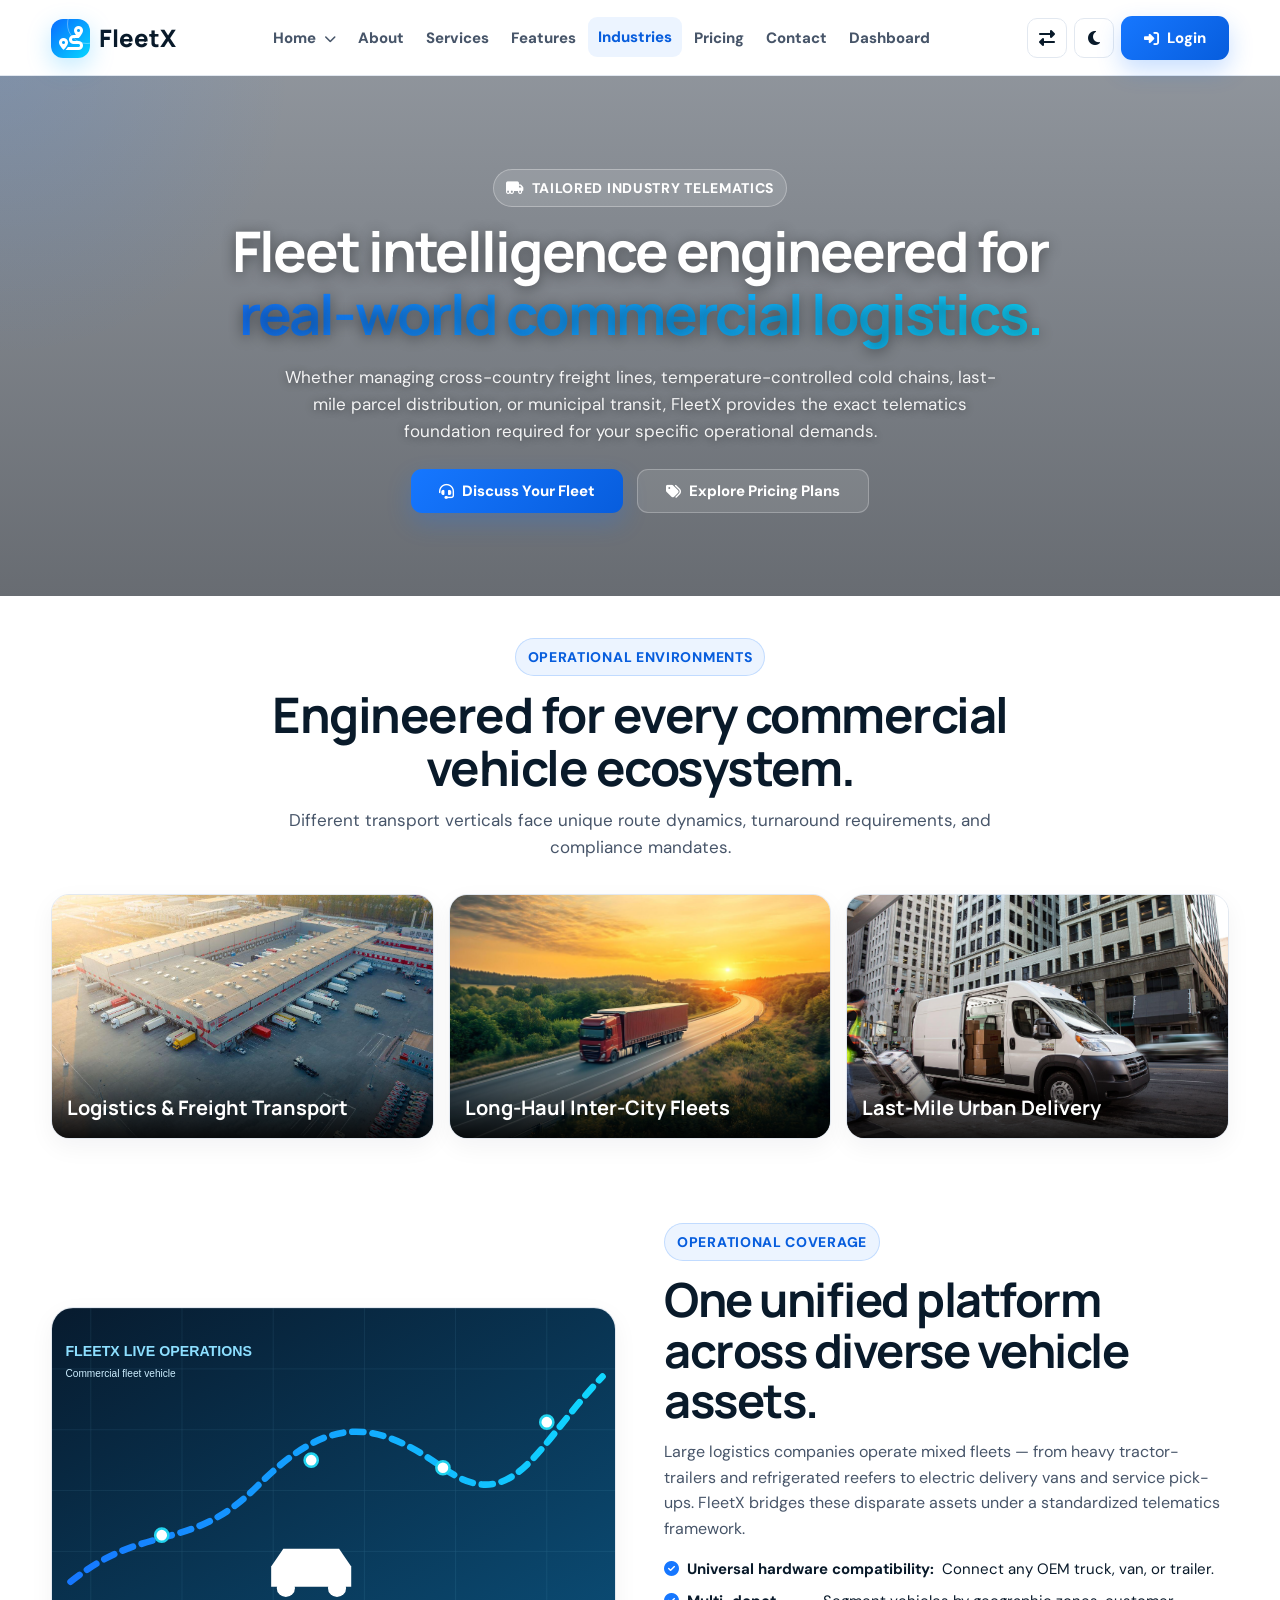
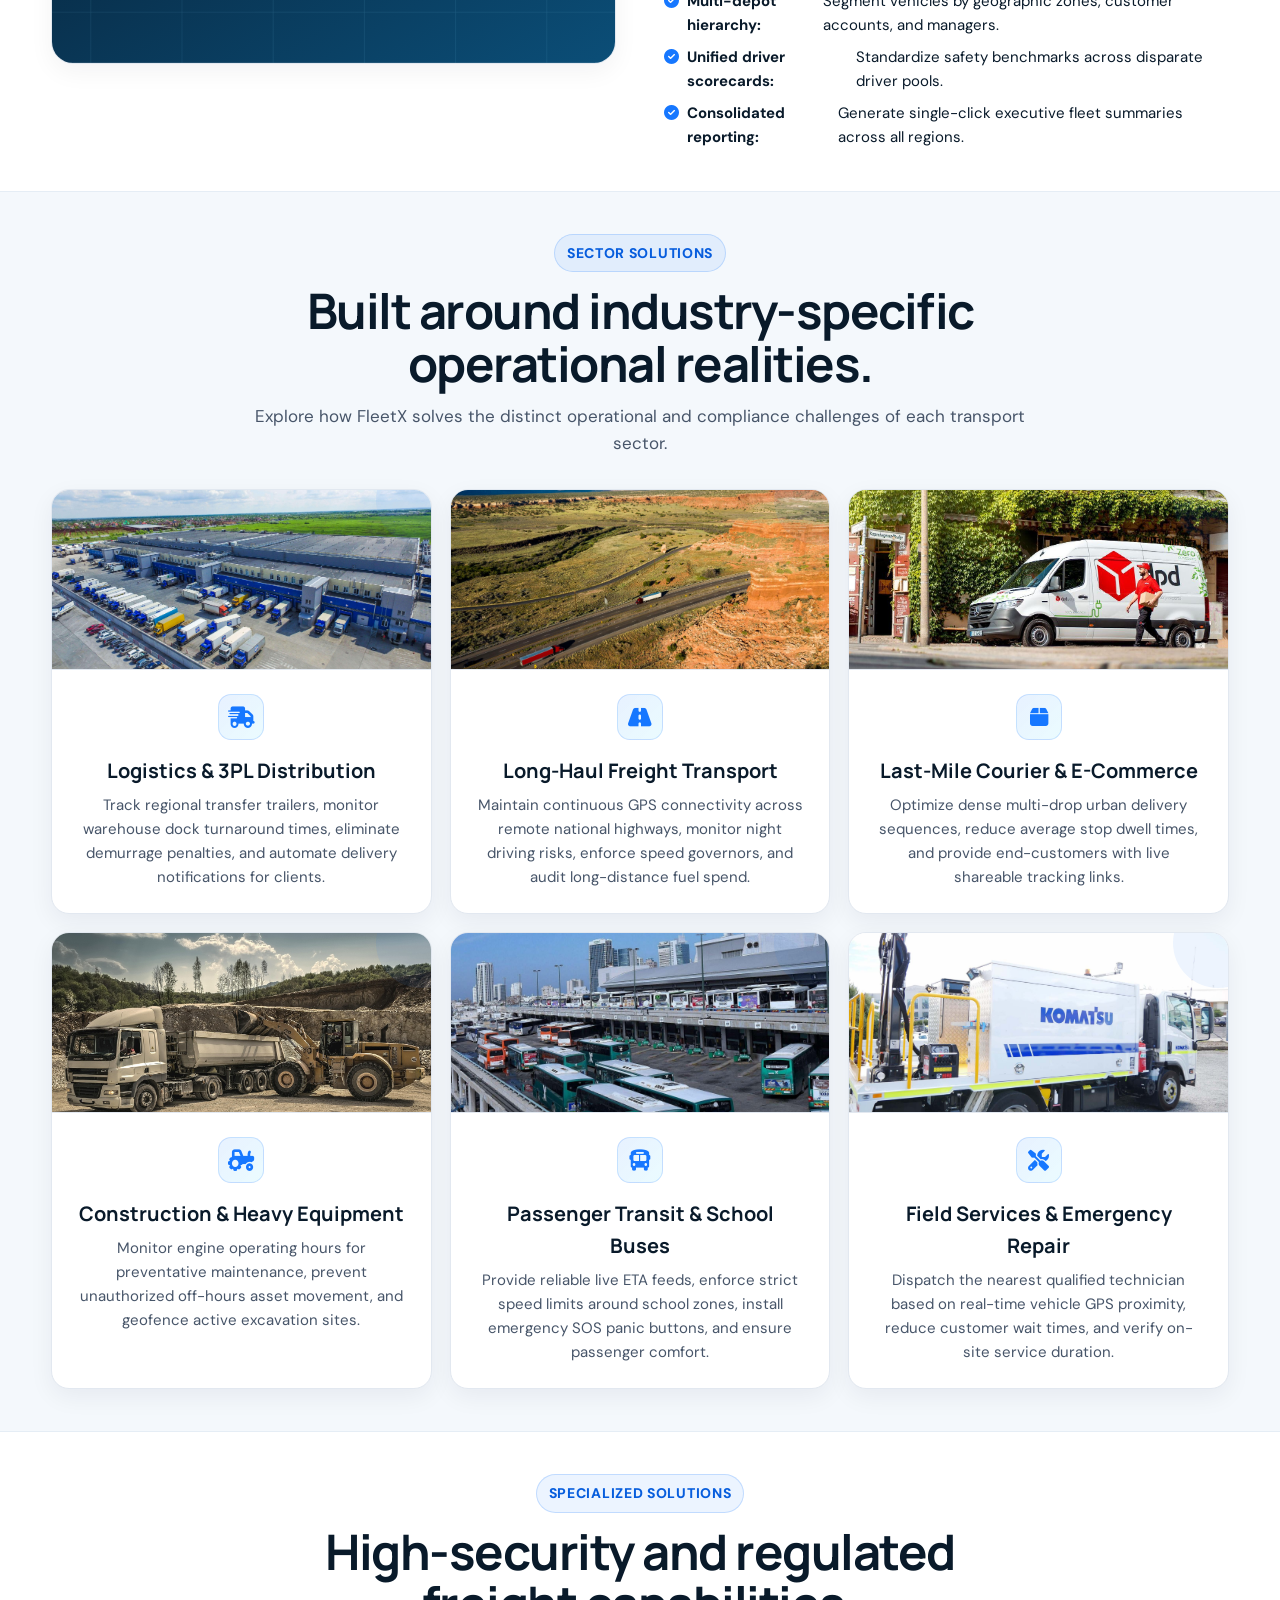
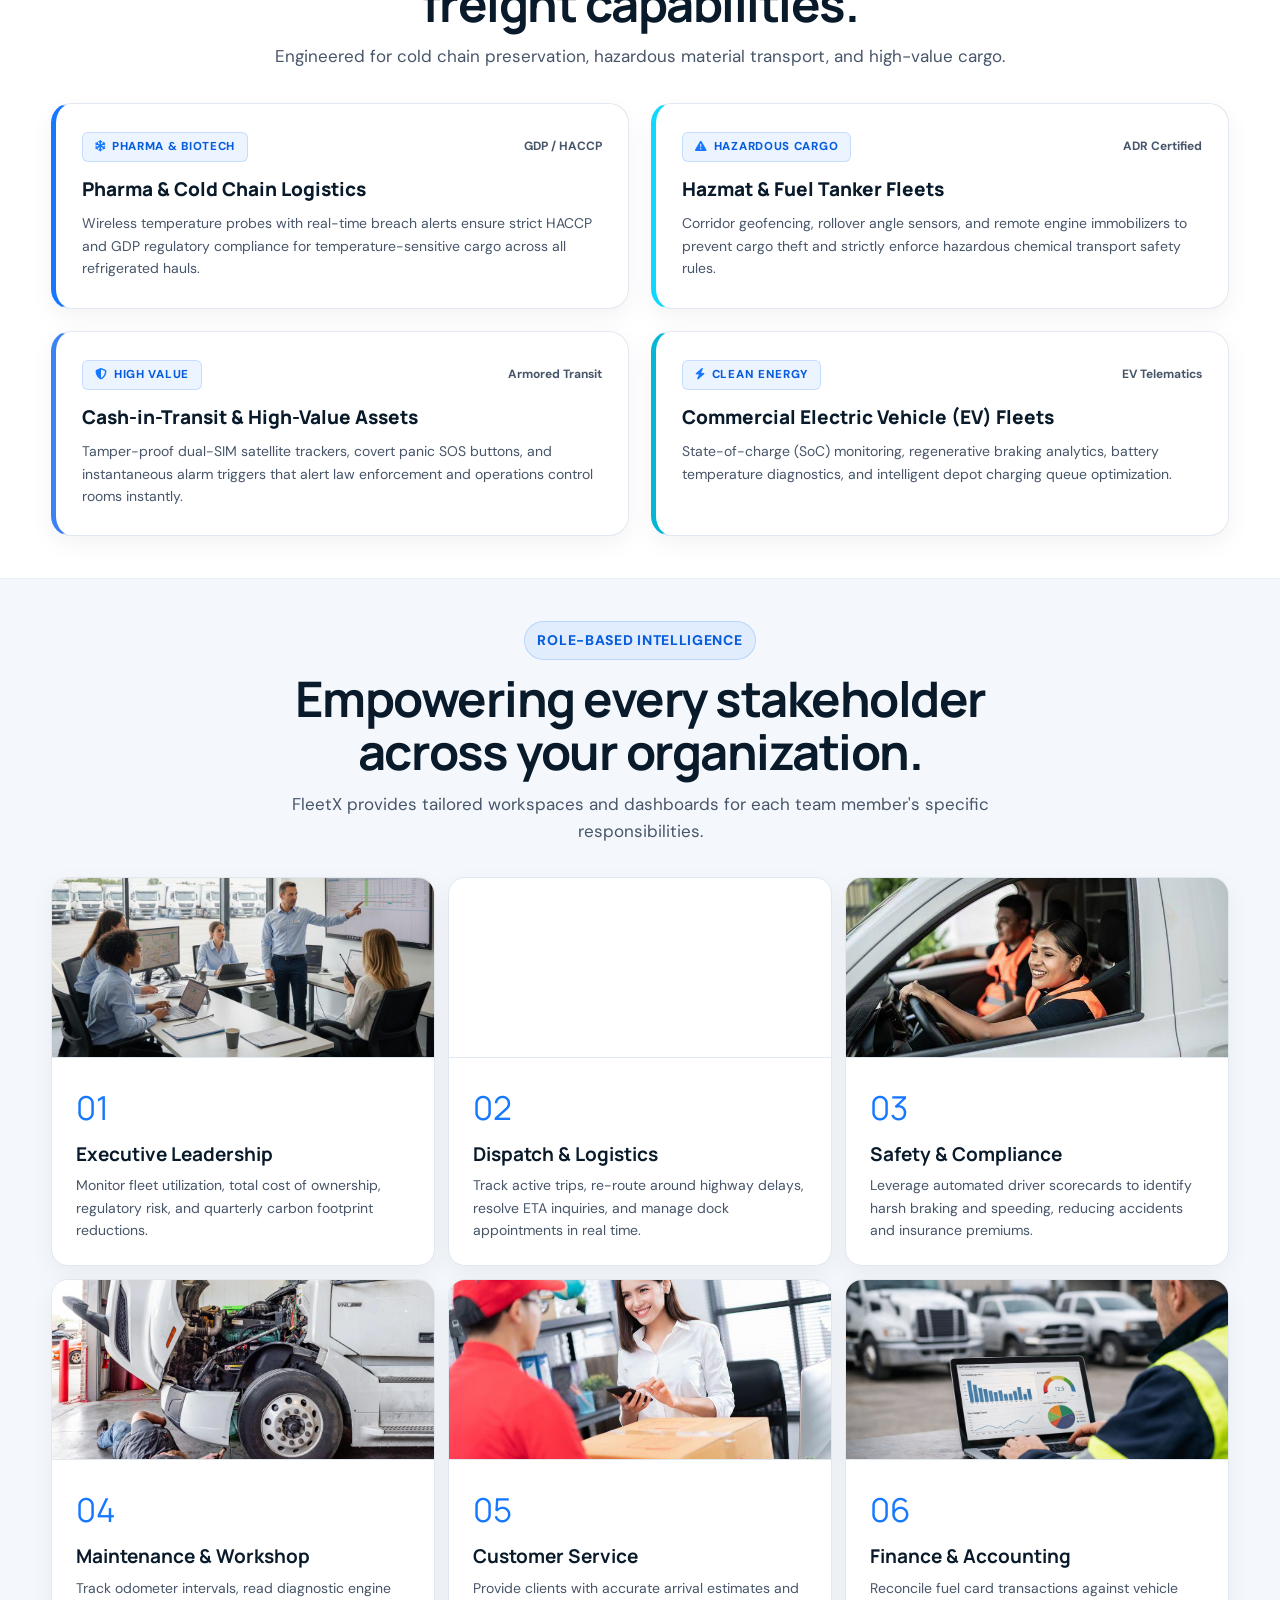
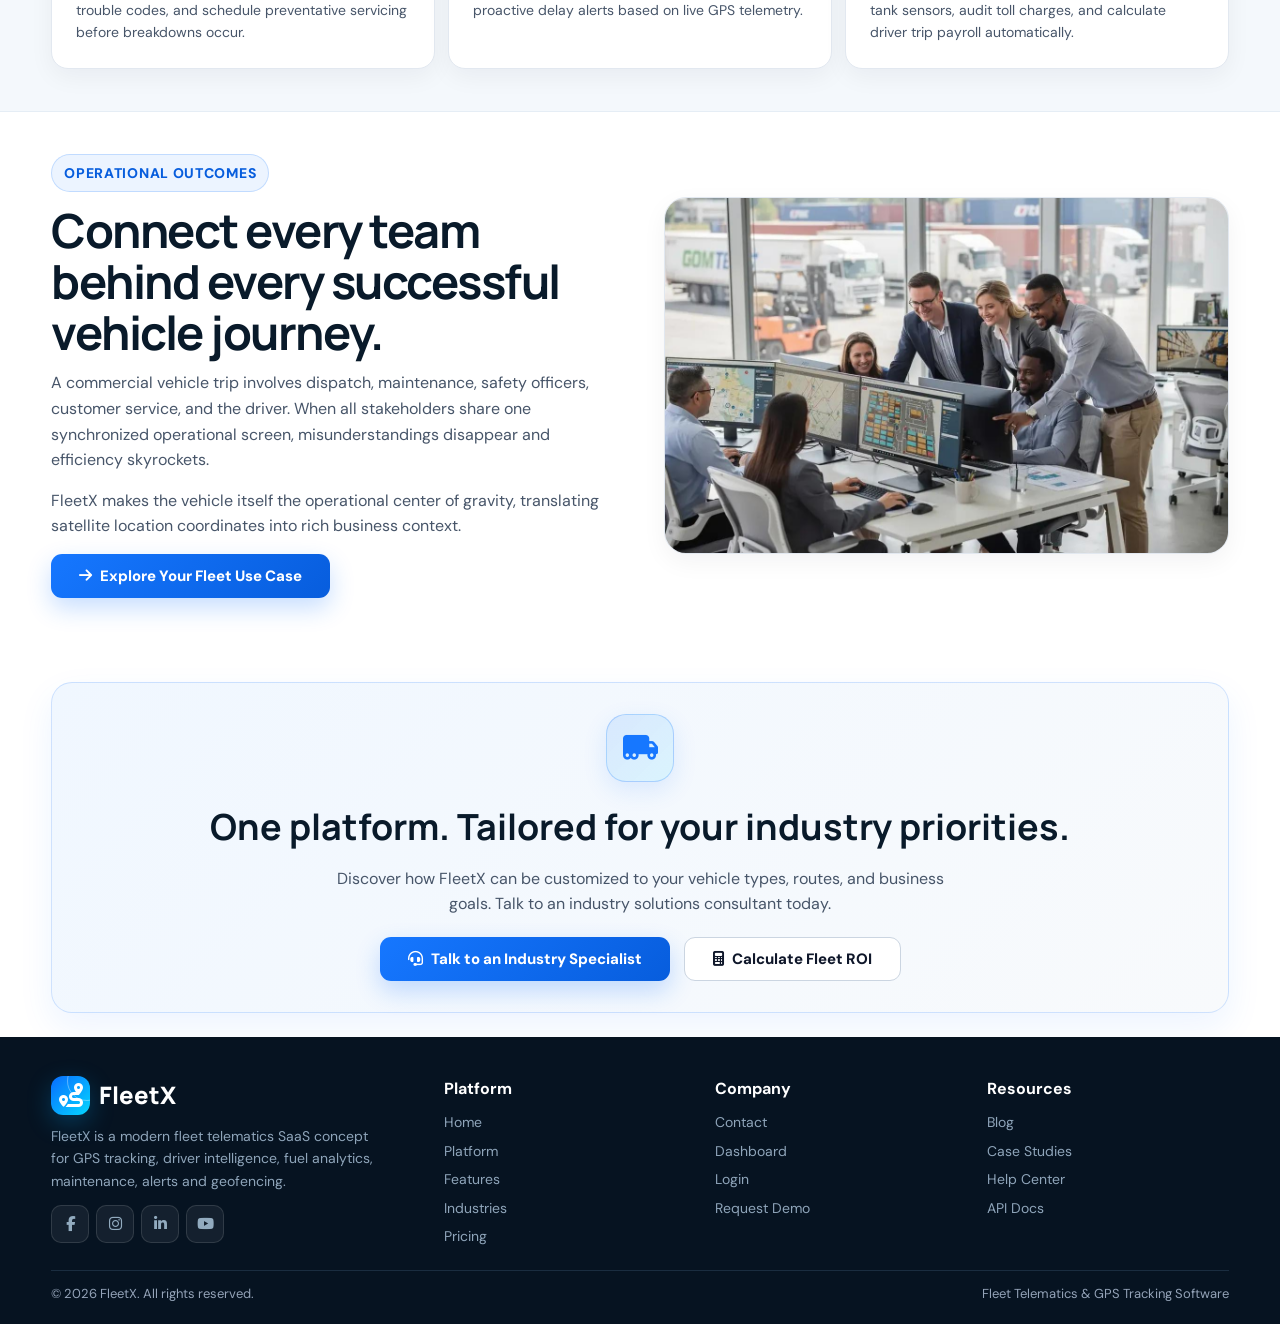
<file: industries.html>
<!DOCTYPE html>
<html lang="en" dir="ltr">
<head>
<meta charset="UTF-8">
<meta name="viewport" content="width=device-width, initial-scale=1.0">
<title>FleetX — Fleet Telematics & GPS Tracking Software</title>
<meta name="description" content="FleetX is a modern fleet telematics and GPS tracking SaaS platform for real-time vehicle tracking, driver behavior, fuel analytics, maintenance, alerts and geofencing.">
<link rel="icon" type="image/svg+xml" href="data:image/svg+xml,%3Csvg xmlns='http://www.w3.org/2000/svg' viewBox='0 0 64 64'%3E%3Cdefs%3E%3ClinearGradient id='g' x1='0' y1='0' x2='1' y2='1'%3E%3Cstop offset='0' stop-color='%23086cff'/%3E%3Cstop offset='1' stop-color='%2305d7ff'/%3E%3C/linearGradient%3E%3C/defs%3E%3Crect width='64' height='64' rx='16' fill='url(%23g)'/%3E%3Cpath d='M20 57h20a6 6 0 0 0 0-12h-8a6 6 0 0 1 0-12h12' fill='none' stroke='white' stroke-width='6' stroke-linecap='round' stroke-linejoin='round'/%3E%3Cpath d='M20 57c0 0-8-12-8-18a8 8 0 1 1 16 0c0 6-8 18-8 18zm0-22a4 4 0 1 0 0 8 4 4 0 1 0 0-8z' fill='white' fill-rule='evenodd'/%3E%3Cpath d='M44 33c0 0-8-12-8-18a8 8 0 1 1 16 0c0 6-8 18-8 18zm0-22a4 4 0 1 0 0 8 4 4 0 1 0 0-8z' fill='white' fill-rule='evenodd'/%3E%3C/svg%3E">
<link rel="preconnect" href="https://fonts.googleapis.com">
<link rel="preconnect" href="https://fonts.gstatic.com" crossorigin>
<link href="https://fonts.googleapis.com/css2?family=DM+Sans:wght@400;500;600;700;800&family=Manrope:wght@500;600;700;800&display=swap" rel="stylesheet">
<link rel="stylesheet"
href="https://cdnjs.cloudflare.com/ajax/libs/font-awesome/6.7.2/css/all.min.css">
<link rel="stylesheet" href="css/style.css">

</head>
<body>
<!-- =========================================================
NAVBAR
========================================================= -->
<nav class="navbar" id="mainNav">
<div class="container nav-inner">
<div class="logo" onclick="showPage('home1')">
<span class="logo-mark">
<i class="fa-solid fa-route"></i>
</span>
FleetX
</div>
<div class="nav-links">
<div class="nav-dropdown">
<button class="nav-link">
Home <i class="fa-solid fa-chevron-down" style="margin-left: 5px; font-size: 12px;"></i>
</button>
<div class="nav-dropdown-menu">
<button class="nav-dropdown-item" onclick="showPage('home1')">Home 1</button>
<button class="nav-dropdown-item" onclick="showPage('home2')">Home 2</button>
</div>
</div>
<button class="nav-link" data-page="about" onclick="showPage('about')">
About
</button>
<button class="nav-link" data-page="services" onclick="showPage('services')">
Services
</button>
<button class="nav-link" data-page="features" onclick="showPage('features')">
Features
</button>
<button class="nav-link active" data-page="industries" onclick="showPage('industries')">
Industries
</button>
<button class="nav-link" data-page="pricing" onclick="showPage('pricing')">
Pricing
</button>
<button class="nav-link" data-page="contact" onclick="showPage('contact')">
Contact
</button>
<button class="nav-link" data-page="dashboard" onclick="showPage('dashboard')">
Dashboard
</button>
</div>
<div class="nav-controls">
<button class="icon-btn rtl-control" onclick="toggleRTL()" title="RTL" aria-label="Toggle RTL">
<i class="fa-solid fa-right-left"></i>
</button>
<button class="icon-btn theme-control" onclick="toggleTheme()" title="Theme" aria-label="Toggle theme">
<i class="fa-solid fa-moon"></i>
</button>
<button class="btn btn-primary login-nav" onclick="showPage('login')">
<i class="fa-solid fa-right-to-bracket"></i>
Login
</button>
<button class="icon-btn hamburger" id="hamburgerBtn" onclick="toggleMobileMenu()" aria-label="Open navigation menu" aria-expanded="false" aria-controls="mobileMenu">
<i class="fa-solid fa-bars"></i>
</button>
</div>
</div>
<div class="mobile-menu" id="mobileMenu">
<div class="container mobile-menu-grid">
<button onclick="showPage('home1');closeMobile()">Home 1</button>
<button onclick="showPage('home2');closeMobile()">Home 2</button>
<button onclick="showPage('about');closeMobile()">About</button>
<button onclick="showPage('services');closeMobile()">Services</button>
<button onclick="showPage('features');closeMobile()">Features</button>
<button class="active" onclick="showPage('industries');closeMobile()">Industries</button>
<button onclick="showPage('pricing');closeMobile()">Pricing</button>
<button onclick="showPage('contact');closeMobile()">Contact</button>
<button onclick="showPage('dashboard');closeMobile()">Dashboard</button>
<div class="mobile-nav-controls" style="display:flex; flex-direction:column; gap:10px; margin-top:15px; border-top:1px solid var(--border); padding-top:15px;">
<div style="display:flex; gap:10px;">
<button class="icon-btn rtl-control" onclick="toggleRTL();closeMobile()" title="RTL" aria-label="Toggle RTL" style="flex:1; height:42px;">
<i class="fa-solid fa-right-left"></i>
</button>
<button class="icon-btn theme-control" onclick="toggleTheme();closeMobile()" title="Theme" aria-label="Toggle theme" style="flex:1; height:42px;">
<i class="fa-solid fa-moon"></i>
</button>
</div>
<button class="btn btn-primary" onclick="showPage('login');closeMobile()" style="width:100%; justify-content:center; padding:0 20px; height:42px;">
<i class="fa-solid fa-right-to-bracket"></i> Login
</button>
</div>
</div>
</div>
</nav>
<!-- =========================================================
INDUSTRIES
========================================================= -->
<main id="industries" class="page active">
<section class="hero hero-industries" style="background: linear-gradient(180deg, rgba(6, 18, 34, 0.45) 0%, rgba(3, 10, 20, 0.60) 100%), url('https://images.unsplash.com/photo-1578575437130-527eed3abbec?auto=format&fit=crop&w=2400&q=90') center/cover no-repeat;">
<div class="container">
<div class="hero-copy" style="text-align: center; max-width: 820px; margin: 0 auto;">
<span class="eyebrow" style="color: #ffffff; border-color: rgba(255,255,255,0.25); background: rgba(255,255,255,0.12);">
<i class="fa-solid fa-truck-moving"></i> Tailored Industry Telematics
</span>
<h1 style="color: #fff;">
Fleet intelligence engineered for <span>real-world commercial logistics.</span>
</h1>
<p style="color: rgba(255,255,255,0.9); font-size: 17px; line-height: 1.6;">
Whether managing cross-country freight lines, temperature-controlled cold chains, last-mile parcel distribution, or municipal transit, FleetX provides the exact telematics foundation required for your specific operational demands.
</p>
<div class="hero-buttons" style="justify-content: center; gap: 14px;">
<button class="btn btn-primary" onclick="showPage('contact')">
<i class="fa-solid fa-headset"></i> Discuss Your Fleet
</button>
<button class="btn btn-outline" onclick="showPage('pricing')" style="background: rgba(255,255,255,0.1); color: #fff; border-color: rgba(255,255,255,0.25);">
<i class="fa-solid fa-tags"></i> Explore Pricing Plans
</button>
</div>
</div>
</div>
</section>

<!-- SHOWCASE SECTION -->
<section class="section">
<div class="container">
<div class="section-title">
<span class="eyebrow">
Operational Environments
</span>
<h2>
Engineered for every commercial vehicle ecosystem.
</h2>
<p>
Different transport verticals face unique route dynamics, turnaround requirements, and compliance mandates.
</p>
</div>
<div class="showcase">
<div class="showcase-item">
<img
src="images/Logistics & Transport.png"
alt="Logistics & Transport"
loading="lazy"
decoding="async">
<div class="showcase-overlay">
<h3>Logistics & Freight Transport</h3>
</div>
</div>
<div class="showcase-item">
<img
src="images/Long-Haul Fleets.png"
alt="Long-Haul Fleets"
loading="lazy"
decoding="async">
<div class="showcase-overlay">
<h3>Long-Haul Inter-City Fleets</h3>
</div>
</div>
<div class="showcase-item">
<img
src="images/Last-Mile Delivery.png"
alt="Last-Mile Delivery"
loading="lazy"
decoding="async">
<div class="showcase-overlay">
<h3>Last-Mile Urban Delivery</h3>
</div>
</div>
</div>
</div>
</section>

<!-- OPERATIONAL COVERAGE SPLIT -->
<section class="section">
<div class="container">
<div class="grid-2" style="align-items: center; gap: 48px;">
<div class="big-image">
<img
src="https://images.unsplash.com/photo-1616401784845-180882ba9ba8?auto=format&fit=crop&w=2400&q=90"
alt="Commercial fleet vehicle"
loading="lazy"
decoding="async">
</div>
<div class="split">
<span class="eyebrow">
Operational Coverage
</span>
<h2>
One unified platform across diverse vehicle assets.
</h2>
<p>
Large logistics companies operate mixed fleets — from heavy tractor-trailers and refrigerated reefers to electric delivery vans and service pick-ups. FleetX bridges these disparate assets under a standardized telematics framework.
</p>
<ul class="check-list">
<li><i class="fa-solid fa-circle-check"></i> <strong>Universal hardware compatibility:</strong> Connect any OEM truck, van, or trailer.</li>
<li><i class="fa-solid fa-circle-check"></i> <strong>Multi-depot hierarchy:</strong> Segment vehicles by geographic zones, customer accounts, and managers.</li>
<li><i class="fa-solid fa-circle-check"></i> <strong>Unified driver scorecards:</strong> Standardize safety benchmarks across disparate driver pools.</li>
<li><i class="fa-solid fa-circle-check"></i> <strong>Consolidated reporting:</strong> Generate single-click executive fleet summaries across all regions.</li>
</ul>
</div>
</div>
</div>
</section>

<!-- PRIMARY INDUSTRY SECTORS (6 CARDS WITH IMAGES) -->
<section class="section" style="background: rgba(8,108,255,0.03);">
<div class="container">
<div class="section-title">
<span class="eyebrow">Sector Solutions</span>
<h2>Built around industry-specific operational realities.</h2>
<p>
Explore how FleetX solves the distinct operational and compliance challenges of each transport sector.
</p>
</div>
<div class="grid-3">
<div class="feature-card" style="padding: 0; overflow: hidden; display: flex; flex-direction: column;">
<img src="images/Logistics & Distribution.png" alt="Logistics & Distribution" style="width: 100%; height: 180px; object-fit: cover; display: block; border-bottom: 1px solid var(--border);">
<div style="padding: 24px; flex: 1; text-align: center;">
<div class="feature-icon" style="margin: 0 auto 15px;"><i class="fa-solid fa-truck-fast"></i></div>
<h3>Logistics & 3PL Distribution</h3>
<p>Track regional transfer trailers, monitor warehouse dock turnaround times, eliminate demurrage penalties, and automate delivery notifications for clients.</p>
</div>
</div>
<div class="feature-card" style="padding: 0; overflow: hidden; display: flex; flex-direction: column;">
<img src="images/Long-Haul Transportation.png" alt="Long-Haul Transportation" style="width: 100%; height: 180px; object-fit: cover; display: block; border-bottom: 1px solid var(--border);">
<div style="padding: 24px; flex: 1; text-align: center;">
<div class="feature-icon" style="margin: 0 auto 15px;"><i class="fa-solid fa-road"></i></div>
<h3>Long-Haul Freight Transport</h3>
<p>Maintain continuous GPS connectivity across remote national highways, monitor night driving risks, enforce speed governors, and audit long-distance fuel spend.</p>
</div>
</div>
<div class="feature-card" style="padding: 0; overflow: hidden; display: flex; flex-direction: column;">
<img src="images/Last-Mile Delivery2.png" alt="Last-Mile Delivery" style="width: 100%; height: 180px; object-fit: cover; display: block; border-bottom: 1px solid var(--border);">
<div style="padding: 24px; flex: 1; text-align: center;">
<div class="feature-icon" style="margin: 0 auto 15px;"><i class="fa-solid fa-box"></i></div>
<h3>Last-Mile Courier & E-Commerce</h3>
<p>Optimize dense multi-drop urban delivery sequences, reduce average stop dwell times, and provide end-customers with live shareable tracking links.</p>
</div>
</div>
<div class="feature-card" style="padding: 0; overflow: hidden; display: flex; flex-direction: column;">
<img src="images/Construction & Heavy Equipment.png" alt="Construction & Heavy Equipment" style="width: 100%; height: 180px; object-fit: cover; display: block; border-bottom: 1px solid var(--border);">
<div style="padding: 24px; flex: 1; text-align: center;">
<div class="feature-icon" style="margin: 0 auto 15px;"><i class="fa-solid fa-tractor"></i></div>
<h3>Construction & Heavy Equipment</h3>
<p>Monitor engine operating hours for preventative maintenance, prevent unauthorized off-hours asset movement, and geofence active excavation sites.</p>
</div>
</div>
<div class="feature-card" style="padding: 0; overflow: hidden; display: flex; flex-direction: column;">
<img src="images/Passenger Transit.png" alt="Passenger Transit" style="width: 100%; height: 180px; object-fit: cover; display: block; border-bottom: 1px solid var(--border);">
<div style="padding: 24px; flex: 1; text-align: center;">
<div class="feature-icon" style="margin: 0 auto 15px;"><i class="fa-solid fa-bus"></i></div>
<h3>Passenger Transit & School Buses</h3>
<p>Provide reliable live ETA feeds, enforce strict speed limits around school zones, install emergency SOS panic buttons, and ensure passenger comfort.</p>
</div>
</div>
<div class="feature-card" style="padding: 0; overflow: hidden; display: flex; flex-direction: column;">
<img src="images/Field Services.png" alt="Field Services" style="width: 100%; height: 180px; object-fit: cover; display: block; border-bottom: 1px solid var(--border);">
<div style="padding: 24px; flex: 1; text-align: center;">
<div class="feature-icon" style="margin: 0 auto 15px;"><i class="fa-solid fa-screwdriver-wrench"></i></div>
<h3>Field Services & Emergency Repair</h3>
<p>Dispatch the nearest qualified technician based on real-time vehicle GPS proximity, reduce customer wait times, and verify on-site service duration.</p>
</div>
</div>
</div>
</div>
</section>

<!-- SPECIALIZED HIGH-VALUE VERTICALS -->
<section class="section">
<div class="container">
<div class="section-title">
<span class="eyebrow">Specialized Solutions</span>
<h2>High-security and regulated freight capabilities.</h2>
<p>
Engineered for cold chain preservation, hazardous material transport, and high-value cargo.
</p>
</div>
<div class="vertical-solutions">
<div class="vertical-card">
<div class="vertical-header">
<span class="vertical-tag"><i class="fa-solid fa-snowflake"></i> Pharma &amp; Biotech</span>
<span style="font-size: 12px; font-weight: 700; color: var(--muted);">GDP / HACCP</span>
</div>
<h3>Pharma &amp; Cold Chain Logistics</h3>
<p>Wireless temperature probes with real-time breach alerts ensure strict HACCP and GDP regulatory compliance for temperature-sensitive cargo across all refrigerated hauls.</p>
</div>
<div class="vertical-card">
<div class="vertical-header">
<span class="vertical-tag"><i class="fa-solid fa-triangle-exclamation"></i> Hazardous Cargo</span>
<span style="font-size: 12px; font-weight: 700; color: var(--muted);">ADR Certified</span>
</div>
<h3>Hazmat &amp; Fuel Tanker Fleets</h3>
<p>Corridor geofencing, rollover angle sensors, and remote engine immobilizers to prevent cargo theft and strictly enforce hazardous chemical transport safety rules.</p>
</div>
<div class="vertical-card">
<div class="vertical-header">
<span class="vertical-tag"><i class="fa-solid fa-shield-halved"></i> High Value</span>
<span style="font-size: 12px; font-weight: 700; color: var(--muted);">Armored Transit</span>
</div>
<h3>Cash-in-Transit &amp; High-Value Assets</h3>
<p>Tamper-proof dual-SIM satellite trackers, covert panic SOS buttons, and instantaneous alarm triggers that alert law enforcement and operations control rooms instantly.</p>
</div>
<div class="vertical-card">
<div class="vertical-header">
<span class="vertical-tag"><i class="fa-solid fa-bolt"></i> Clean Energy</span>
<span style="font-size: 12px; font-weight: 700; color: var(--muted);">EV Telematics</span>
</div>
<h3>Commercial Electric Vehicle (EV) Fleets</h3>
<p>State-of-charge (SoC) monitoring, regenerative braking analytics, battery temperature diagnostics, and intelligent depot charging queue optimization.</p>
</div>
</div>
</div>
</section>

<!-- CROSS-FUNCTIONAL ROLES -->
<section class="section" style="background: rgba(8,108,255,0.03);">
<div class="container">
<div class="section-title">
<span class="eyebrow">Role-Based Intelligence</span>
<h2>Empowering every stakeholder across your organization.</h2>
<p>
FleetX provides tailored workspaces and dashboards for each team member's specific responsibilities.
</p>
</div>
<div class="info-band">
<div class="info-box" style="padding: 0; overflow: hidden; display: flex; flex-direction: column;">
<img src="images/Management.png" alt="Management" style="width: 100%; height: 180px; object-fit: cover; display: block; border-bottom: 1px solid var(--border);">
<div style="padding: 24px; flex: 1;">
<div class="info-number">01</div>
<h3>Executive Leadership</h3>
<p>Monitor fleet utilization, total cost of ownership, regulatory risk, and quarterly carbon footprint reductions.</p>
</div>
</div>
<div class="info-box" style="padding: 0; overflow: hidden; display: flex; flex-direction: column;">
<img src="images/Dispatch.png" alt="Dispatch" style="width: 100%; height: 180px; object-fit: cover; display: block; border-bottom: 1px solid var(--border);">
<div style="padding: 24px; flex: 1;">
<div class="info-number">02</div>
<h3>Dispatch & Logistics</h3>
<p>Track active trips, re-route around highway delays, resolve ETA inquiries, and manage dock appointments in real time.</p>
</div>
</div>
<div class="info-box" style="padding: 0; overflow: hidden; display: flex; flex-direction: column;">
<img src="images/Safety.png" alt="Safety" style="width: 100%; height: 180px; object-fit: cover; display: block; border-bottom: 1px solid var(--border);">
<div style="padding: 24px; flex: 1;">
<div class="info-number">03</div>
<h3>Safety & Compliance</h3>
<p>Leverage automated driver scorecards to identify harsh braking and speeding, reducing accidents and insurance premiums.</p>
</div>
</div>
<div class="info-box" style="padding: 0; overflow: hidden; display: flex; flex-direction: column;">
<img src="images/Maintenance.png" alt="Maintenance" style="width: 100%; height: 180px; object-fit: cover; display: block; border-bottom: 1px solid var(--border);">
<div style="padding: 24px; flex: 1;">
<div class="info-number">04</div>
<h3>Maintenance & Workshop</h3>
<p>Track odometer intervals, read diagnostic engine trouble codes, and schedule preventative servicing before breakdowns occur.</p>
</div>
</div>
<div class="info-box" style="padding: 0; overflow: hidden; display: flex; flex-direction: column;">
<img src="images/Customer Service.png" alt="Customer Service" style="width: 100%; height: 180px; object-fit: cover; display: block; border-bottom: 1px solid var(--border);">
<div style="padding: 24px; flex: 1;">
<div class="info-number">05</div>
<h3>Customer Service</h3>
<p>Provide clients with accurate arrival estimates and proactive delay alerts based on live GPS telemetry.</p>
</div>
</div>
<div class="info-box" style="padding: 0; overflow: hidden; display: flex; flex-direction: column;">
<img src="images/Finance.png" alt="Finance" style="width: 100%; height: 180px; object-fit: cover; display: block; border-bottom: 1px solid var(--border);">
<div style="padding: 24px; flex: 1;">
<div class="info-number">06</div>
<h3>Finance & Accounting</h3>
<p>Reconcile fuel card transactions against vehicle tank sensors, audit toll charges, and calculate driver trip payroll automatically.</p>
</div>
</div>
</div>
</div>
</section>

<!-- OUTCOMES SECTION -->
<section class="section">
<div class="container">
<div class="grid-2" style="align-items: center; gap: 48px;">
<div class="split">
<span class="eyebrow">
Operational Outcomes
</span>
<h2>
Connect every team behind every successful vehicle journey.
</h2>
<p>
A commercial vehicle trip involves dispatch, maintenance, safety officers, customer service, and the driver. When all stakeholders share one synchronized operational screen, misunderstandings disappear and efficiency skyrockets.
</p>
<p>
FleetX makes the vehicle itself the operational center of gravity, translating satellite location coordinates into rich business context.
</p>
<button class="btn btn-primary" onclick="showPage('contact')">
<i class="fa-solid fa-arrow-right"></i> Explore Your Fleet Use Case
</button>
</div>
<div class="big-image">
<img
src="images/Connect the teams behind every journey.png"
alt="Connect the teams behind every journey"
loading="lazy"
decoding="async">
</div>
</div>
</div>
</section>

<!-- CTA -->
<section class="section">
<div class="container">
<div class="emoji-panel">
<div class="cta-icon-badge"><i class="fa-solid fa-truck-moving"></i></div>
<h2>One platform. Tailored for your industry priorities.</h2>
<p>
Discover how FleetX can be customized to your vehicle types, routes, and business goals. Talk to an industry solutions consultant today.
</p>
<div style="display: flex; justify-content: center; gap: 14px; flex-wrap: wrap;">
<button class="btn btn-primary" onclick="showPage('contact')">
<i class="fa-solid fa-headset"></i> Talk to an Industry Specialist
</button>
<button class="btn btn-outline" onclick="showPage('pricing')">
<i class="fa-solid fa-calculator"></i> Calculate Fleet ROI
</button>
</div>
</div>
</div>
</section>
</main>
<!-- =========================================================
FOOTER
========================================================= -->
<footer class="footer" id="mainFooter">
<div class="container">
<div class="footer-grid">
<div>
<div class="logo">
<span class="logo-mark">
<i class="fa-solid fa-route"></i>
</span>
FleetX
</div>
<p>
FleetX is a modern fleet telematics SaaS concept <br>
for GPS tracking, driver intelligence, fuel analytics, <br>
maintenance, alerts and geofencing.
</p>
<div class="socials">
<a href="#" class="social facebook" aria-label="Facebook">
<i class="fa-brands fa-facebook-f"></i>
</a>
<a href="#" class="social instagram" aria-label="Instagram">
<i class="fa-brands fa-instagram"></i>
</a>
<a href="#" class="social linkedin" aria-label="LinkedIn">
<i class="fa-brands fa-linkedin-in"></i>
</a>
<a href="#" class="social youtube" aria-label="YouTube">
<i class="fa-brands fa-youtube"></i>
</a>
</div>
</div>
<div>
<h4>Platform</h4>
<div class="footer-links">
<button onclick="showPage('home1')">Home</button>
<button onclick="showPage('home2')">Platform</button>
<button onclick="showPage('features')">Features</button>
<button onclick="showPage('industries')">Industries</button>
<button onclick="showPage('pricing')">Pricing</button>
</div>
</div>
<div>
<h4>Company</h4>
<div class="footer-links">
<button onclick="showPage('contact')">Contact</button>
<button onclick="showPage('dashboard')">Dashboard</button>
<button onclick="showPage('login')">Login</button>
<button onclick="showPage('contact')">Request Demo</button>
</div>
</div>
<div>
<h4>Resources</h4>
<div class="footer-links">
<button onclick="showPage('home1')">Blog</button>
<button onclick="showPage('home1')">Case Studies</button>
<button onclick="showPage('home1')">Help Center</button>
<button onclick="showPage('home1')">API Docs</button>
</div>
</div>
</div>
<div class="footer-bottom">
<span>
© 2026 FleetX. All rights reserved.
</span>
<span>
Fleet Telematics & GPS Tracking Software
</span>
</div>
</div>
</footer>
<button class="top-btn" id="topBtn"
onclick="window.scrollTo({top:0,behavior:'smooth'})">
<i class="fa-solid fa-arrow-up"></i>
</button>
<script src="js/main.js"></script>
</body>
</html>
</file>
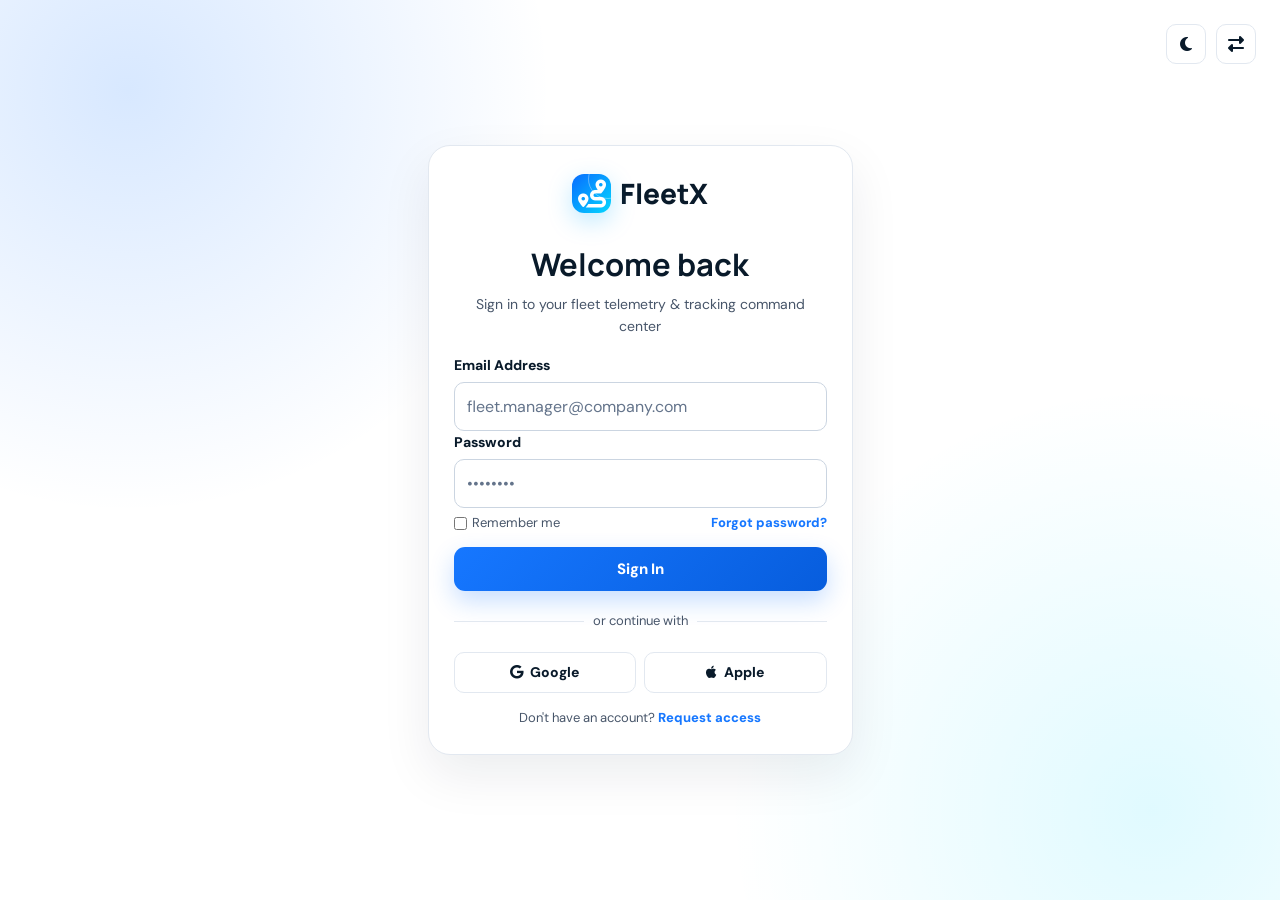
<file: login.html>
<!DOCTYPE html>
<html lang="en" dir="ltr">
<head>
<meta charset="UTF-8">
<meta name="viewport" content="width=device-width, initial-scale=1.0">
<title>FleetX — Fleet Telematics & GPS Tracking Software</title>
<meta name="description" content="FleetX is a modern fleet telematics and GPS tracking SaaS platform for real-time vehicle tracking, driver behavior, fuel analytics, maintenance, alerts and geofencing.">
<link rel="icon" type="image/svg+xml" href="data:image/svg+xml,%3Csvg xmlns='http://www.w3.org/2000/svg' viewBox='0 0 64 64'%3E%3Cdefs%3E%3ClinearGradient id='g' x1='0' y1='0' x2='1' y2='1'%3E%3Cstop offset='0' stop-color='%23086cff'/%3E%3Cstop offset='1' stop-color='%2305d7ff'/%3E%3C/linearGradient%3E%3C/defs%3E%3Crect width='64' height='64' rx='16' fill='url(%23g)'/%3E%3Cpath d='M20 57h20a6 6 0 0 0 0-12h-8a6 6 0 0 1 0-12h12' fill='none' stroke='white' stroke-width='6' stroke-linecap='round' stroke-linejoin='round'/%3E%3Cpath d='M20 57c0 0-8-12-8-18a8 8 0 1 1 16 0c0 6-8 18-8 18zm0-22a4 4 0 1 0 0 8 4 4 0 1 0 0-8z' fill='white' fill-rule='evenodd'/%3E%3Cpath d='M44 33c0 0-8-12-8-18a8 8 0 1 1 16 0c0 6-8 18-8 18zm0-22a4 4 0 1 0 0 8 4 4 0 1 0 0-8z' fill='white' fill-rule='evenodd'/%3E%3C/svg%3E">
<link rel="preconnect" href="https://fonts.googleapis.com">
<link rel="preconnect" href="https://fonts.gstatic.com" crossorigin>
<link href="https://fonts.googleapis.com/css2?family=DM+Sans:wght@400;500;600;700;800&family=Manrope:wght@500;600;700;800&display=swap" rel="stylesheet">
<link rel="stylesheet"
href="https://cdnjs.cloudflare.com/ajax/libs/font-awesome/6.7.2/css/all.min.css">
<link rel="stylesheet" href="css/style.css">

</head>
<body>
<!-- =========================================================
LOGIN
========================================================= -->
<main id="login" class="page active">
<div class="auth-page">
<div style="position: absolute; top: 24px; right: 24px; display: flex; gap: 10px; z-index: 100;">
<button class="icon-btn" onclick="toggleTheme()" title="Toggle Theme" aria-label="Toggle Theme">
<i class="fa-solid fa-moon"></i>
</button>
<button class="icon-btn rtl-control" onclick="toggleRTL()" title="RTL" aria-label="Toggle RTL">
<i class="fa-solid fa-right-left"></i>
</button>
</div>
<div class="auth-box">
<div class="auth-card">
<div class="logo" onclick="showPage('home1')" style="margin-bottom: 24px; justify-content: center; font-size: 28px; cursor: pointer;">
<span class="logo-mark">
<i class="fa-solid fa-route"></i>
</span>
FleetX
</div>
<h1>Welcome back</h1>
<p class="auth-subtitle">
Sign in to your fleet telemetry & tracking command center
</p>
<!-- Social login moved below -->
<form onsubmit="loginSubmit(event)">
<div class="form-group">
<label>Email Address</label>
<input class="form-control"
type="email"
placeholder="fleet.manager@company.com"
required>
</div>
<div class="form-group">
<label>Password</label>
<input class="form-control"
type="password"
placeholder="••••••••"
required>
</div>
<div class="auth-actions">
<label class="remember">
<input type="checkbox">
Remember me
</label>
<button type="button"
class="forgot"
onclick="forgotPassword()">
Forgot password?
</button>
</div>
<button class="btn btn-primary auth-submit" type="submit">
Sign In
</button>
</form>
<div class="divider" style="margin: 20px 0;">
or continue with
</div>
<div class="social-login">
<button class="social-auth google" onclick="socialLogin('Google')">
<i class="fa-brands fa-google"></i>
Google
</button>
<button class="social-auth" onclick="socialLogin('Apple')">
<i class="fa-brands fa-apple"></i>
Apple
</button>
</div>
<div class="auth-bottom">
Don't have an account?
<button onclick="showPage('register')">
Request access
</button>
</div>
</div>

</div>
</div>
</main>
<button class="top-btn" id="topBtn"
onclick="window.scrollTo({top:0,behavior:'smooth'})">
<i class="fa-solid fa-arrow-up"></i>
</button>
<script src="js/main.js"></script>
</body>
</html>
</file>
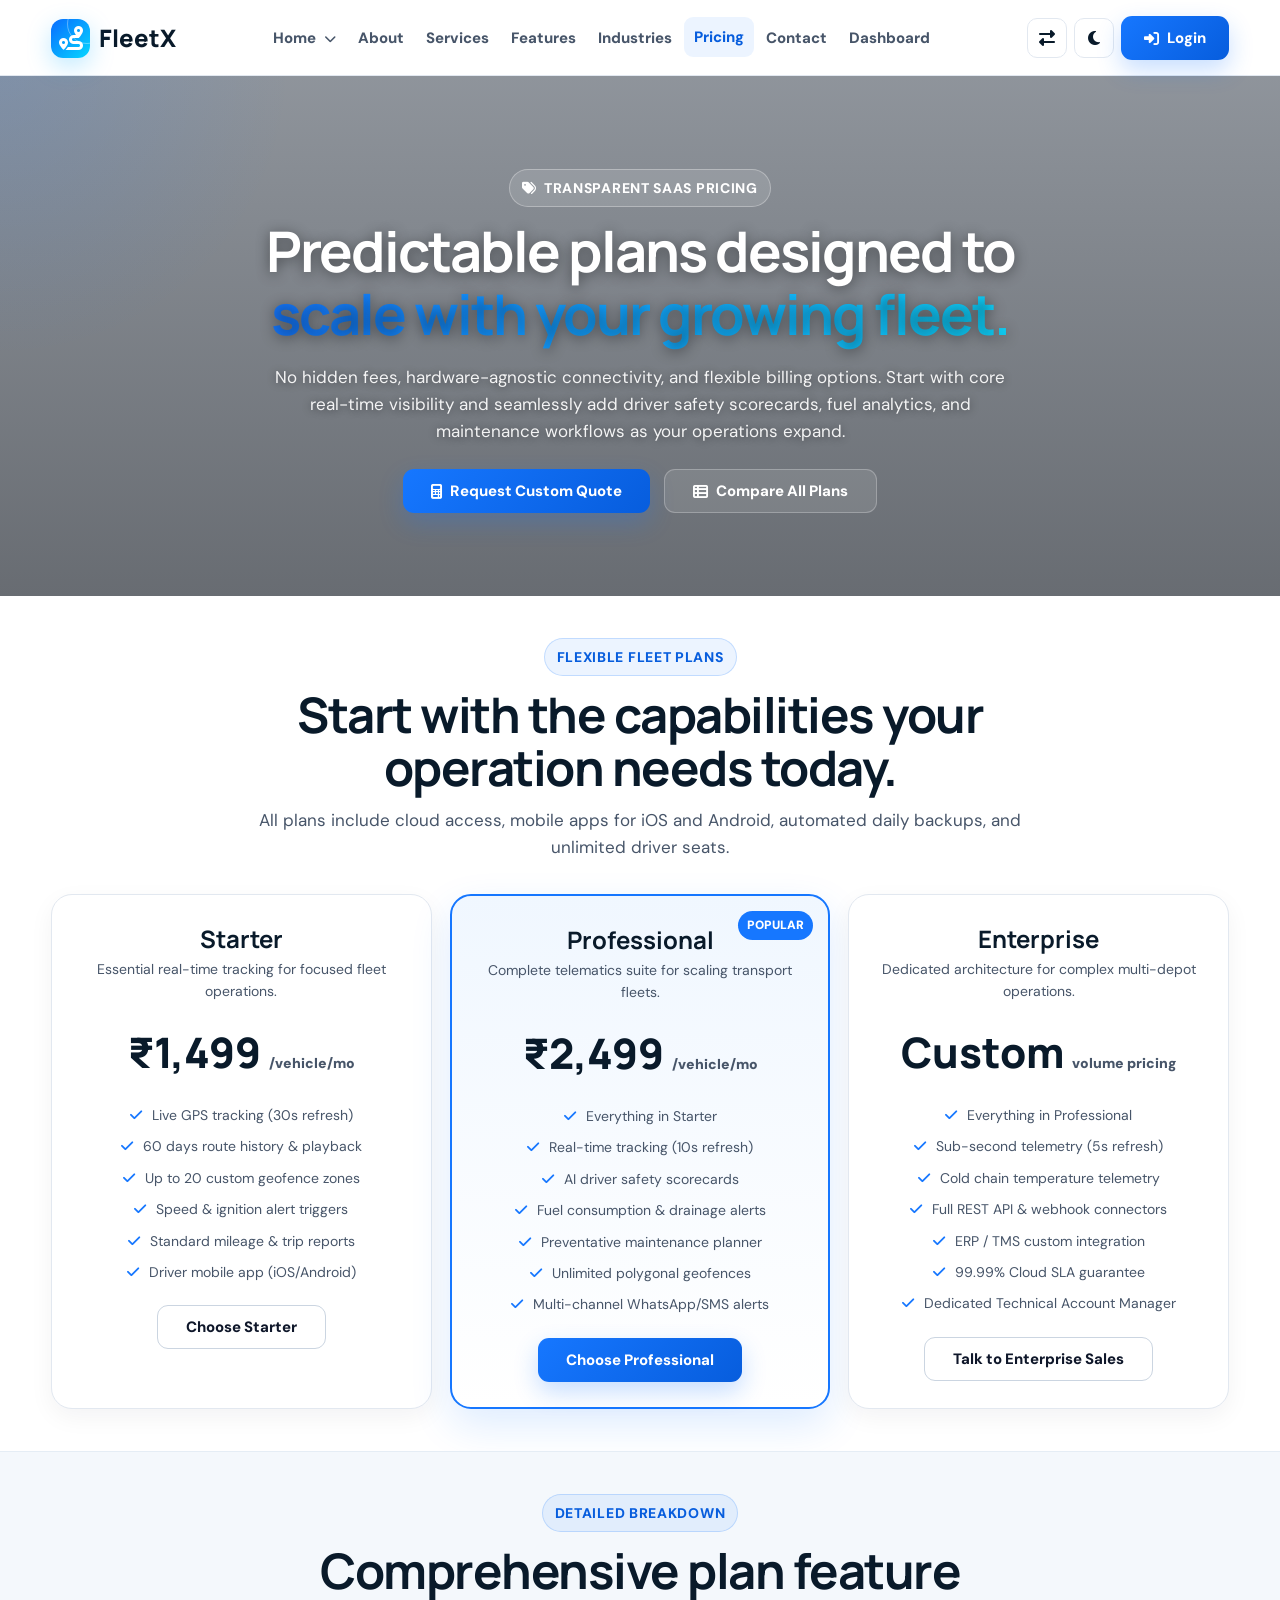
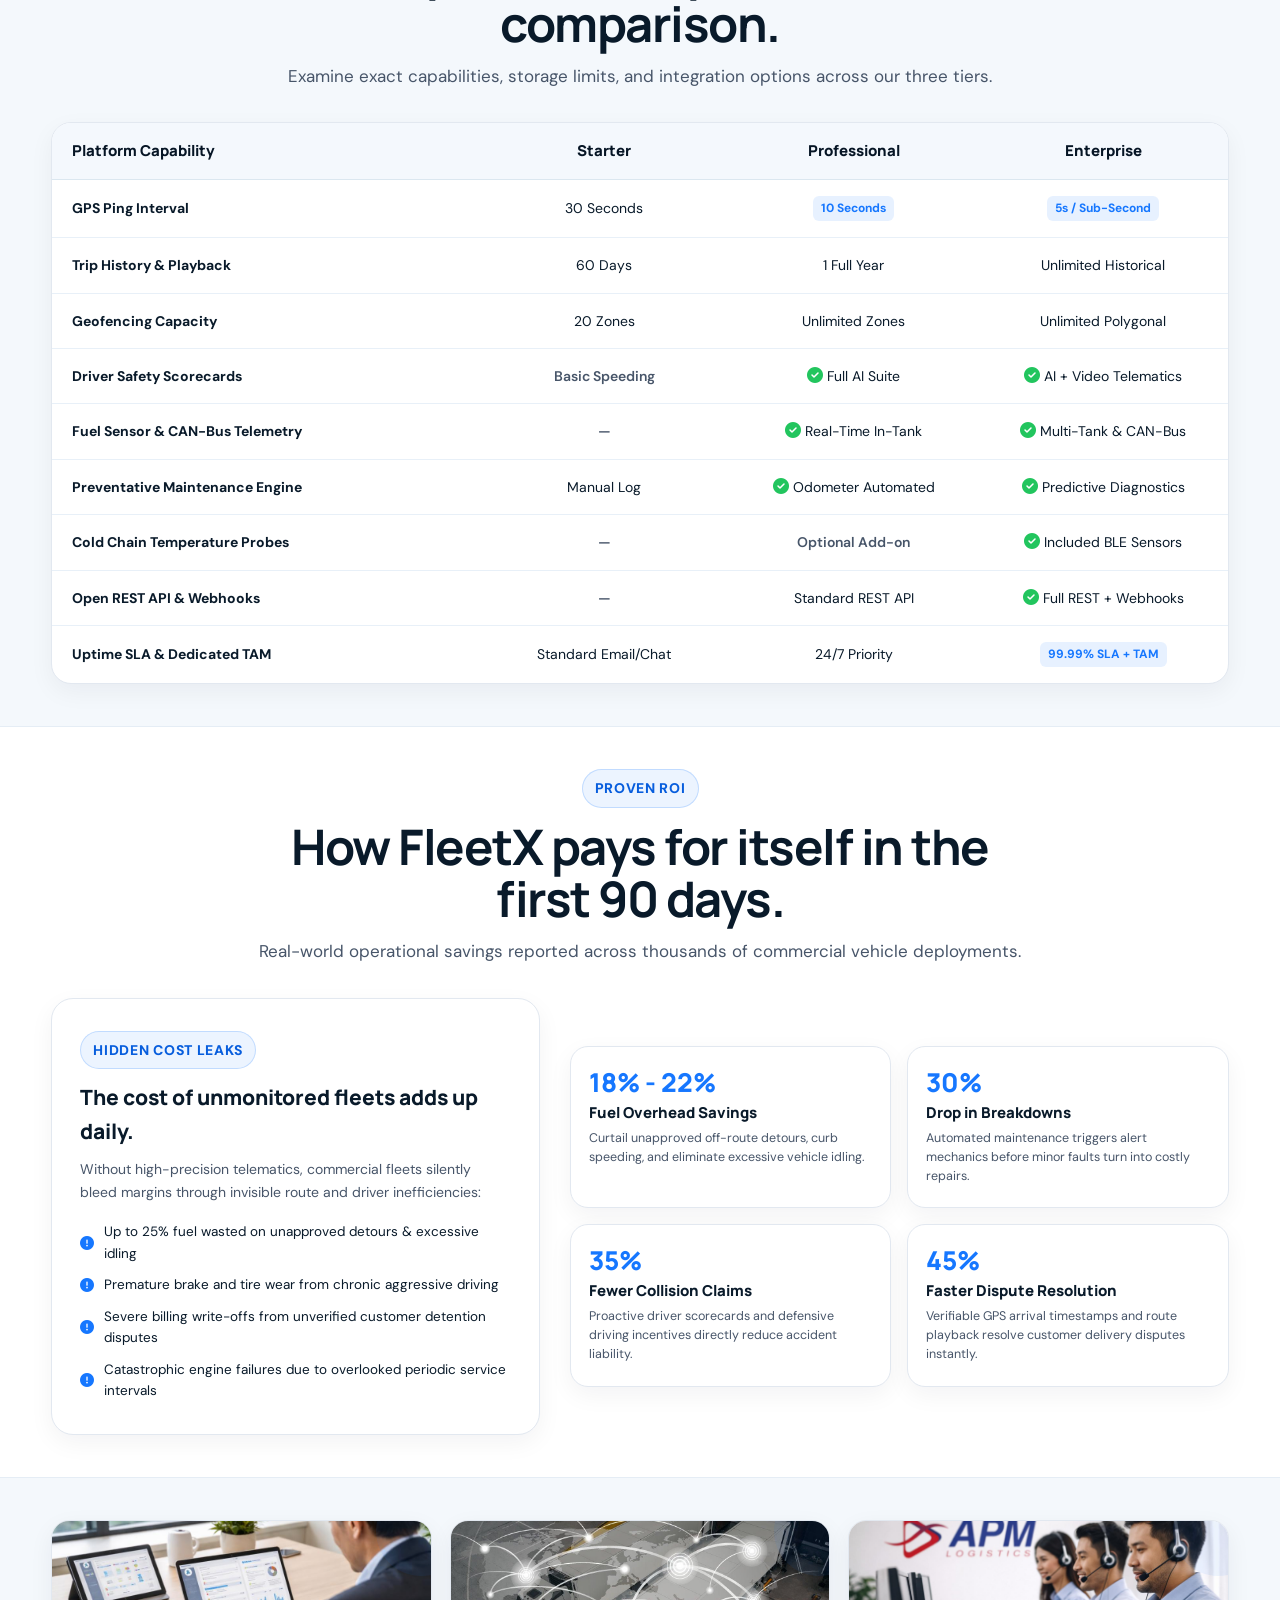
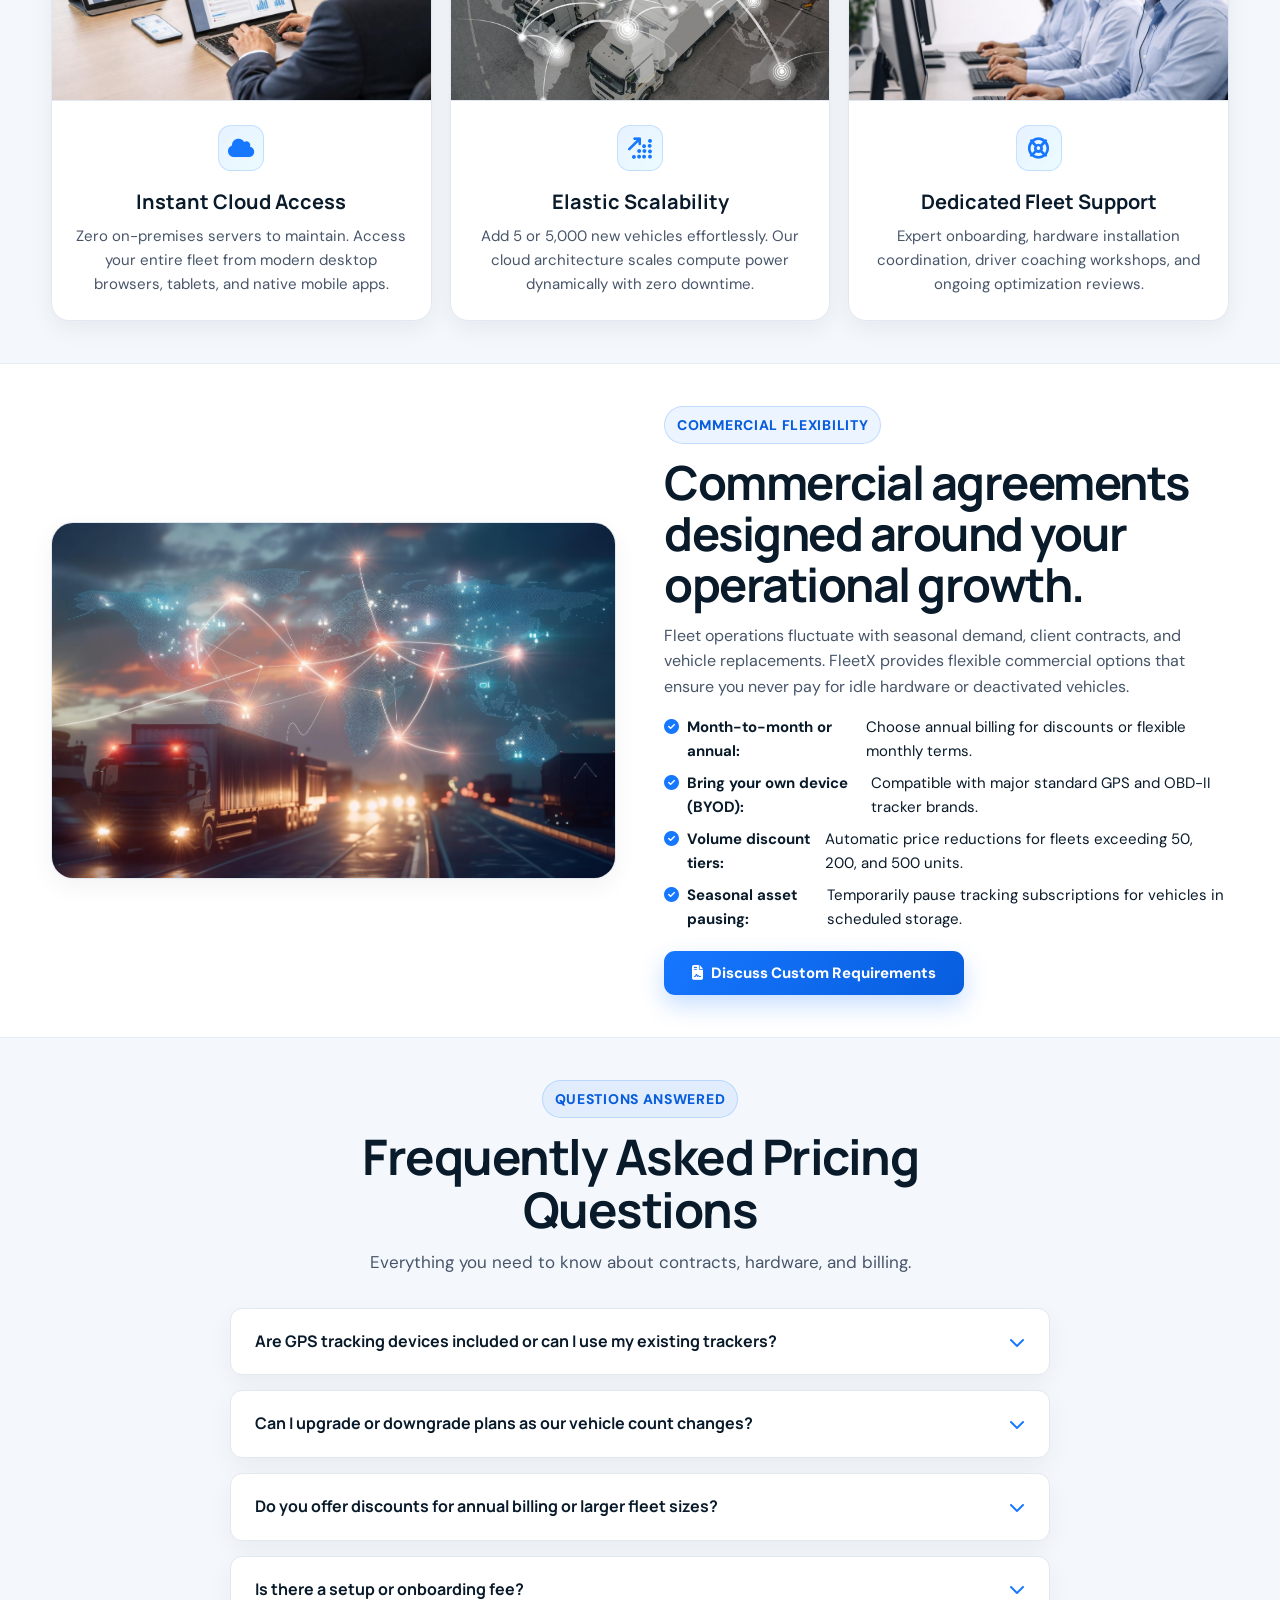
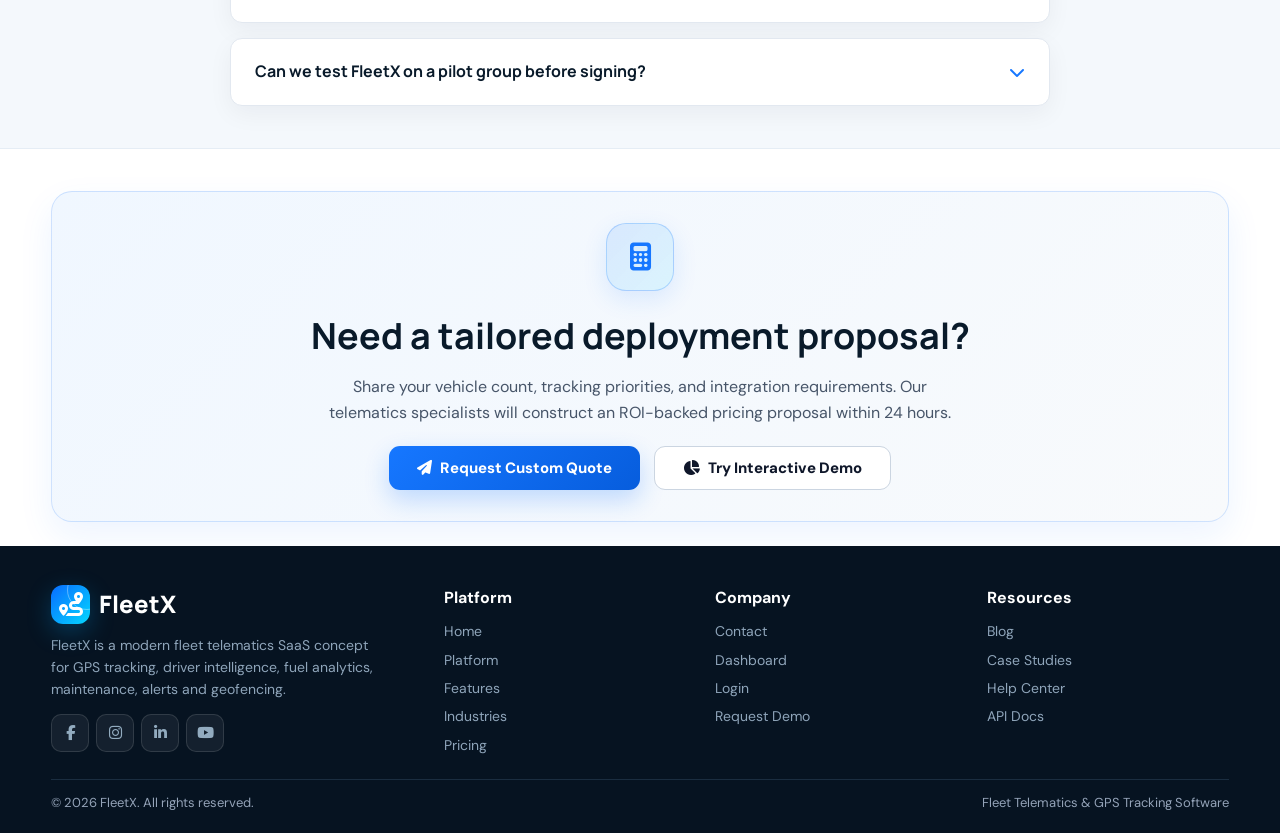
<file: pricing.html>
<!DOCTYPE html>
<html lang="en" dir="ltr">
<head>
<meta charset="UTF-8">
<meta name="viewport" content="width=device-width, initial-scale=1.0">
<title>FleetX — Fleet Telematics & GPS Tracking Software</title>
<meta name="description" content="FleetX is a modern fleet telematics and GPS tracking SaaS platform for real-time vehicle tracking, driver behavior, fuel analytics, maintenance, alerts and geofencing.">
<link rel="icon" type="image/svg+xml" href="data:image/svg+xml,%3Csvg xmlns='http://www.w3.org/2000/svg' viewBox='0 0 64 64'%3E%3Cdefs%3E%3ClinearGradient id='g' x1='0' y1='0' x2='1' y2='1'%3E%3Cstop offset='0' stop-color='%23086cff'/%3E%3Cstop offset='1' stop-color='%2305d7ff'/%3E%3C/linearGradient%3E%3C/defs%3E%3Crect width='64' height='64' rx='16' fill='url(%23g)'/%3E%3Cpath d='M20 57h20a6 6 0 0 0 0-12h-8a6 6 0 0 1 0-12h12' fill='none' stroke='white' stroke-width='6' stroke-linecap='round' stroke-linejoin='round'/%3E%3Cpath d='M20 57c0 0-8-12-8-18a8 8 0 1 1 16 0c0 6-8 18-8 18zm0-22a4 4 0 1 0 0 8 4 4 0 1 0 0-8z' fill='white' fill-rule='evenodd'/%3E%3Cpath d='M44 33c0 0-8-12-8-18a8 8 0 1 1 16 0c0 6-8 18-8 18zm0-22a4 4 0 1 0 0 8 4 4 0 1 0 0-8z' fill='white' fill-rule='evenodd'/%3E%3C/svg%3E">
<link rel="preconnect" href="https://fonts.googleapis.com">
<link rel="preconnect" href="https://fonts.gstatic.com" crossorigin>
<link href="https://fonts.googleapis.com/css2?family=DM+Sans:wght@400;500;600;700;800&family=Manrope:wght@500;600;700;800&display=swap" rel="stylesheet">
<link rel="stylesheet"
href="https://cdnjs.cloudflare.com/ajax/libs/font-awesome/6.7.2/css/all.min.css">
<link rel="stylesheet" href="css/style.css">

</head>
<body>
<!-- =========================================================
NAVBAR
========================================================= -->
<nav class="navbar" id="mainNav">
<div class="container nav-inner">
<div class="logo" onclick="showPage('home1')">
<span class="logo-mark">
<i class="fa-solid fa-route"></i>
</span>
FleetX
</div>
<div class="nav-links">
<div class="nav-dropdown">
<button class="nav-link">
Home <i class="fa-solid fa-chevron-down" style="margin-left: 5px; font-size: 12px;"></i>
</button>
<div class="nav-dropdown-menu">
<button class="nav-dropdown-item" onclick="showPage('home1')">Home 1</button>
<button class="nav-dropdown-item" onclick="showPage('home2')">Home 2</button>
</div>
</div>
<button class="nav-link" data-page="about" onclick="showPage('about')">
About
</button>
<button class="nav-link" data-page="services" onclick="showPage('services')">
Services
</button>
<button class="nav-link" data-page="features" onclick="showPage('features')">
Features
</button>
<button class="nav-link" data-page="industries" onclick="showPage('industries')">
Industries
</button>
<button class="nav-link active" data-page="pricing" onclick="showPage('pricing')">
Pricing
</button>
<button class="nav-link" data-page="contact" onclick="showPage('contact')">
Contact
</button>
<button class="nav-link" data-page="dashboard" onclick="showPage('dashboard')">
Dashboard
</button>
</div>
<div class="nav-controls">
<button class="icon-btn rtl-control" onclick="toggleRTL()" title="RTL" aria-label="Toggle RTL">
<i class="fa-solid fa-right-left"></i>
</button>
<button class="icon-btn theme-control" onclick="toggleTheme()" title="Theme" aria-label="Toggle theme">
<i class="fa-solid fa-moon"></i>
</button>
<button class="btn btn-primary login-nav" onclick="showPage('login')">
<i class="fa-solid fa-right-to-bracket"></i>
Login
</button>
<button class="icon-btn hamburger" id="hamburgerBtn" onclick="toggleMobileMenu()" aria-label="Open navigation menu" aria-expanded="false" aria-controls="mobileMenu">
<i class="fa-solid fa-bars"></i>
</button>
</div>
</div>
<div class="mobile-menu" id="mobileMenu">
<div class="container mobile-menu-grid">
<button onclick="showPage('home1');closeMobile()">Home 1</button>
<button onclick="showPage('home2');closeMobile()">Home 2</button>
<button onclick="showPage('about');closeMobile()">About</button>
<button onclick="showPage('services');closeMobile()">Services</button>
<button onclick="showPage('features');closeMobile()">Features</button>
<button onclick="showPage('industries');closeMobile()">Industries</button>
<button class="active" onclick="showPage('pricing');closeMobile()">Pricing</button>
<button onclick="showPage('contact');closeMobile()">Contact</button>
<button onclick="showPage('dashboard');closeMobile()">Dashboard</button>
<div class="mobile-nav-controls" style="display:flex; flex-direction:column; gap:10px; margin-top:15px; border-top:1px solid var(--border); padding-top:15px;">
<div style="display:flex; gap:10px;">
<button class="icon-btn rtl-control" onclick="toggleRTL();closeMobile()" title="RTL" aria-label="Toggle RTL" style="flex:1; height:42px;">
<i class="fa-solid fa-right-left"></i>
</button>
<button class="icon-btn theme-control" onclick="toggleTheme();closeMobile()" title="Theme" aria-label="Toggle theme" style="flex:1; height:42px;">
<i class="fa-solid fa-moon"></i>
</button>
</div>
<button class="btn btn-primary" onclick="showPage('login');closeMobile()" style="width:100%; justify-content:center; padding:0 20px; height:42px;">
<i class="fa-solid fa-right-to-bracket"></i> Login
</button>
</div>
</div>
</div>
</nav>
<!-- =========================================================
<!-- =========================================================
PRICING
========================================================= -->
<main id="pricing" class="page active">
<section class="hero hero-pricing" style="background: linear-gradient(180deg, rgba(6, 18, 34, 0.45) 0%, rgba(3, 10, 20, 0.60) 100%), url('https://images.unsplash.com/photo-1506015391300-4802dc74de2e?auto=format&fit=crop&w=2400&q=90') center/cover no-repeat;">
<div class="container">
<div class="hero-copy" style="text-align: center; max-width: 820px; margin: 0 auto;">
<span class="eyebrow" style="color: #ffffff; border-color: rgba(255,255,255,0.25); background: rgba(255,255,255,0.12);">
<i class="fa-solid fa-tags"></i> Transparent SaaS Pricing
</span>
<h1 style="color: #fff;">
Predictable plans designed to <span>scale with your growing fleet.</span>
</h1>
<p style="color: rgba(255,255,255,0.9); font-size: 17px; line-height: 1.6;">
No hidden fees, hardware-agnostic connectivity, and flexible billing options. Start with core real-time visibility and seamlessly add driver safety scorecards, fuel analytics, and maintenance workflows as your operations expand.
</p>
<div class="hero-buttons" style="justify-content: center; gap: 14px;">
<button class="btn btn-primary" onclick="showPage('contact')">
<i class="fa-solid fa-calculator"></i> Request Custom Quote
</button>
<button class="btn btn-outline" onclick="document.getElementById('planComparison').scrollIntoView({behavior:'smooth'})" style="background: rgba(255,255,255,0.1); color: #fff; border-color: rgba(255,255,255,0.25);">
<i class="fa-solid fa-table-list"></i> Compare All Plans
</button>
</div>
</div>
</div>
</section>

<!-- 3 PRICING TIERS -->
<section class="section">
<div class="container">
<div class="section-title">
<span class="eyebrow">
Flexible Fleet Plans
</span>
<h2>
Start with the capabilities your operation needs today.
</h2>
<p>
All plans include cloud access, mobile apps for iOS and Android, automated daily backups, and unlimited driver seats.
</p>
</div>
<div class="pricing">
<div class="price-card">
<h3>Starter</h3>
<p>Essential real-time tracking for focused fleet operations.</p>
<div class="price">
₹1,499
<small>/vehicle/mo</small>
</div>
<ul class="price-list">
<li><i class="fa-solid fa-check"></i> Live GPS tracking (30s refresh)</li>
<li><i class="fa-solid fa-check"></i> 60 days route history & playback</li>
<li><i class="fa-solid fa-check"></i> Up to 20 custom geofence zones</li>
<li><i class="fa-solid fa-check"></i> Speed & ignition alert triggers</li>
<li><i class="fa-solid fa-check"></i> Standard mileage & trip reports</li>
<li><i class="fa-solid fa-check"></i> Driver mobile app (iOS/Android)</li>
</ul>
<button class="btn btn-outline" onclick="showPage('contact')">
Choose Starter
</button>
</div>
<div class="price-card featured">
<span class="popular">POPULAR</span>
<h3>Professional</h3>
<p>Complete telematics suite for scaling transport fleets.</p>
<div class="price">
₹2,499
<small>/vehicle/mo</small>
</div>
<ul class="price-list">
<li><i class="fa-solid fa-check"></i> Everything in Starter</li>
<li><i class="fa-solid fa-check"></i> Real-time tracking (10s refresh)</li>
<li><i class="fa-solid fa-check"></i> AI driver safety scorecards</li>
<li><i class="fa-solid fa-check"></i> Fuel consumption & drainage alerts</li>
<li><i class="fa-solid fa-check"></i> Preventative maintenance planner</li>
<li><i class="fa-solid fa-check"></i> Unlimited polygonal geofences</li>
<li><i class="fa-solid fa-check"></i> Multi-channel WhatsApp/SMS alerts</li>
</ul>
<button class="btn btn-primary" onclick="showPage('contact')">
Choose Professional
</button>
</div>
<div class="price-card">
<h3>Enterprise</h3>
<p>Dedicated architecture for complex multi-depot operations.</p>
<div class="price">
Custom
<small>volume pricing</small>
</div>
<ul class="price-list">
<li><i class="fa-solid fa-check"></i> Everything in Professional</li>
<li><i class="fa-solid fa-check"></i> Sub-second telemetry (5s refresh)</li>
<li><i class="fa-solid fa-check"></i> Cold chain temperature telemetry</li>
<li><i class="fa-solid fa-check"></i> Full REST API & webhook connectors</li>
<li><i class="fa-solid fa-check"></i> ERP / TMS custom integration</li>
<li><i class="fa-solid fa-check"></i> 99.99% Cloud SLA guarantee</li>
<li><i class="fa-solid fa-check"></i> Dedicated Technical Account Manager</li>
</ul>
<button class="btn btn-outline" onclick="showPage('contact')">
Talk to Enterprise Sales
</button>
</div>
</div>
</div>
</section>

<!-- PLAN COMPARISON TABLE -->
<section class="section" id="planComparison" style="background: rgba(8,108,255,0.03);">
<div class="container">
<div class="section-title">
<span class="eyebrow">Detailed Breakdown</span>
<h2>Comprehensive plan feature comparison.</h2>
<p>
Examine exact capabilities, storage limits, and integration options across our three tiers.
</p>
</div>
<div class="pricing-table-wrap">
<table class="pricing-table">
<thead>
<tr>
<th class="col-feature">Platform Capability</th>
<th class="col-plan">Starter</th>
<th class="col-plan">Professional</th>
<th class="col-plan">Enterprise</th>
</tr>
</thead>
<tbody>
<tr>
<td><strong>GPS Ping Interval</strong></td>
<td class="col-plan">30 Seconds</td>
<td class="col-plan"><span class="pricing-badge">10 Seconds</span></td>
<td class="col-plan"><span class="pricing-badge">5s / Sub-Second</span></td>
</tr>
<tr>
<td><strong>Trip History & Playback</strong></td>
<td class="col-plan">60 Days</td>
<td class="col-plan">1 Full Year</td>
<td class="col-plan">Unlimited Historical</td>
</tr>
<tr>
<td><strong>Geofencing Capacity</strong></td>
<td class="col-plan">20 Zones</td>
<td class="col-plan">Unlimited Zones</td>
<td class="col-plan">Unlimited Polygonal</td>
</tr>
<tr>
<td><strong>Driver Safety Scorecards</strong></td>
<td class="col-plan"><span class="pricing-dash">Basic Speeding</span></td>
<td class="col-plan"><i class="fa-solid fa-circle-check pricing-check"></i> Full AI Suite</td>
<td class="col-plan"><i class="fa-solid fa-circle-check pricing-check"></i> AI + Video Telematics</td>
</tr>
<tr>
<td><strong>Fuel Sensor & CAN-Bus Telemetry</strong></td>
<td class="col-plan"><span class="pricing-dash">—</span></td>
<td class="col-plan"><i class="fa-solid fa-circle-check pricing-check"></i> Real-Time In-Tank</td>
<td class="col-plan"><i class="fa-solid fa-circle-check pricing-check"></i> Multi-Tank & CAN-Bus</td>
</tr>
<tr>
<td><strong>Preventative Maintenance Engine</strong></td>
<td class="col-plan">Manual Log</td>
<td class="col-plan"><i class="fa-solid fa-circle-check pricing-check"></i> Odometer Automated</td>
<td class="col-plan"><i class="fa-solid fa-circle-check pricing-check"></i> Predictive Diagnostics</td>
</tr>
<tr>
<td><strong>Cold Chain Temperature Probes</strong></td>
<td class="col-plan"><span class="pricing-dash">—</span></td>
<td class="col-plan"><span class="pricing-dash">Optional Add-on</span></td>
<td class="col-plan"><i class="fa-solid fa-circle-check pricing-check"></i> Included BLE Sensors</td>
</tr>
<tr>
<td><strong>Open REST API & Webhooks</strong></td>
<td class="col-plan"><span class="pricing-dash">—</span></td>
<td class="col-plan">Standard REST API</td>
<td class="col-plan"><i class="fa-solid fa-circle-check pricing-check"></i> Full REST + Webhooks</td>
</tr>
<tr>
<td><strong>Uptime SLA & Dedicated TAM</strong></td>
<td class="col-plan">Standard Email/Chat</td>
<td class="col-plan">24/7 Priority</td>
<td class="col-plan"><span class="pricing-badge">99.99% SLA + TAM</span></td>
</tr>
</tbody>
</table>
</div>
</div>
</section>

<!-- QUANTIFIABLE ROI SECTION -->
<section class="section">
<div class="container">
<div class="section-title">
<span class="eyebrow">Proven ROI</span>
<h2>How FleetX pays for itself in the first 90 days.</h2>
<p>
Real-world operational savings reported across thousands of commercial vehicle deployments.
</p>
</div>
<div class="roi-ledger">
<div class="ledger-problem-card">
<span class="eyebrow" style="margin-bottom: 12px; display: inline-block;">Hidden Cost Leaks</span>
<h3>The cost of unmonitored fleets adds up daily.</h3>
<p>Without high-precision telematics, commercial fleets silently bleed margins through invisible route and driver inefficiencies:</p>
<ul class="cost-leak-list">
<li><i class="fa-solid fa-circle-exclamation"></i> Up to 25% fuel wasted on unapproved detours &amp; excessive idling</li>
<li><i class="fa-solid fa-circle-exclamation"></i> Premature brake and tire wear from chronic aggressive driving</li>
<li><i class="fa-solid fa-circle-exclamation"></i> Severe billing write-offs from unverified customer detention disputes</li>
<li><i class="fa-solid fa-circle-exclamation"></i> Catastrophic engine failures due to overlooked periodic service intervals</li>
</ul>
</div>
<div class="ledger-savings-grid">
<div class="ledger-saving-box">
<div class="ledger-badge">18% - 22%</div>
<h4>Fuel Overhead Savings</h4>
<p>Curtail unapproved off-route detours, curb speeding, and eliminate excessive vehicle idling.</p>
</div>
<div class="ledger-saving-box">
<div class="ledger-badge">30%</div>
<h4>Drop in Breakdowns</h4>
<p>Automated maintenance triggers alert mechanics before minor faults turn into costly repairs.</p>
</div>
<div class="ledger-saving-box">
<div class="ledger-badge">35%</div>
<h4>Fewer Collision Claims</h4>
<p>Proactive driver scorecards and defensive driving incentives directly reduce accident liability.</p>
</div>
<div class="ledger-saving-box">
<div class="ledger-badge">45%</div>
<h4>Faster Dispute Resolution</h4>
<p>Verifiable GPS arrival timestamps and route playback resolve customer delivery disputes instantly.</p>
</div>
</div>
</div>
</div>
</section>

<!-- INFRASTRUCTURE PILLARS -->
<section class="section" style="background: rgba(8,108,255,0.03);">
<div class="container">
<div class="grid-3">
<div class="feature-card" style="padding: 0; overflow: hidden; display: flex; flex-direction: column;">
<img src="images/Cloud SaaS.png" alt="Cloud SaaS" style="width: 100%; height: 180px; object-fit: cover; display: block; border-bottom: 1px solid var(--border);">
<div style="padding: 24px; flex: 1; text-align: center;">
<div class="feature-icon" style="margin: 0 auto 15px;"><i class="fa-solid fa-cloud"></i></div>
<h3>Instant Cloud Access</h3>
<p>Zero on-premises servers to maintain. Access your entire fleet from modern desktop browsers, tablets, and native mobile apps.</p>
</div>
</div>
<div class="feature-card" style="padding: 0; overflow: hidden; display: flex; flex-direction: column;">
<img src="images/Scale Easily.png" alt="Scale Easily" style="width: 100%; height: 180px; object-fit: cover; display: block; border-bottom: 1px solid var(--border);">
<div style="padding: 24px; flex: 1; text-align: center;">
<div class="feature-icon" style="margin: 0 auto 15px;"><i class="fa-solid fa-arrow-up-right-dots"></i></div>
<h3>Elastic Scalability</h3>
<p>Add 5 or 5,000 new vehicles effortlessly. Our cloud architecture scales compute power dynamically with zero downtime.</p>
</div>
</div>
<div class="feature-card" style="padding: 0; overflow: hidden; display: flex; flex-direction: column;">
<img src="images/Fleet Support.png" alt="Fleet Support" style="width: 100%; height: 180px; object-fit: cover; display: block; border-bottom: 1px solid var(--border);">
<div style="padding: 24px; flex: 1; text-align: center;">
<div class="feature-icon" style="margin: 0 auto 15px;"><i class="fa-solid fa-life-ring"></i></div>
<h3>Dedicated Fleet Support</h3>
<p>Expert onboarding, hardware installation coordination, driver coaching workshops, and ongoing optimization reviews.</p>
</div>
</div>
</div>
</div>
</section>

<!-- COMMERCIAL FLEXIBILITY -->
<section class="section">
<div class="container">
<div class="grid-2" style="align-items: center; gap: 48px;">
<div class="big-image">
<img
src="images/Pricing that can evolve with your fleet.png"
alt="Pricing that can evolve with your fleet"
loading="lazy"
decoding="async">
</div>
<div class="split">
<span class="eyebrow">
Commercial Flexibility
</span>
<h2>
Commercial agreements designed around your operational growth.
</h2>
<p>
Fleet operations fluctuate with seasonal demand, client contracts, and vehicle replacements. FleetX provides flexible commercial options that ensure you never pay for idle hardware or deactivated vehicles.
</p>
<ul class="check-list" style="margin-top: 15px;">
<li><i class="fa-solid fa-circle-check"></i> <strong>Month-to-month or annual:</strong> Choose annual billing for discounts or flexible monthly terms.</li>
<li><i class="fa-solid fa-circle-check"></i> <strong>Bring your own device (BYOD):</strong> Compatible with major standard GPS and OBD-II tracker brands.</li>
<li><i class="fa-solid fa-circle-check"></i> <strong>Volume discount tiers:</strong> Automatic price reductions for fleets exceeding 50, 200, and 500 units.</li>
<li><i class="fa-solid fa-circle-check"></i> <strong>Seasonal asset pausing:</strong> Temporarily pause tracking subscriptions for vehicles in scheduled storage.</li>
</ul>
<div style="margin-top: 20px;">
<button class="btn btn-primary" onclick="showPage('contact')">
<i class="fa-solid fa-file-contract"></i> Discuss Custom Requirements
</button>
</div>
</div>
</div>
</div>
</section>

<!-- PRICING FAQS -->
<section class="section" style="background: rgba(8,108,255,0.03);">
<div class="container" style="max-width: 820px;">
<div class="section-title">
<span class="eyebrow">Questions Answered</span>
<h2>Frequently Asked Pricing Questions</h2>
<p>Everything you need to know about contracts, hardware, and billing.</p>
</div>
<div class="faq-list">
<details class="faq-item">
<summary>Are GPS tracking devices included or can I use my existing trackers? <i class="fa-solid fa-chevron-down"></i></summary>
<div class="faq-content">FleetX is hardware-agnostic. You can either purchase our certified plug-and-play OBD-II or hardwired 4G LTE units, or connect your existing AIS-140/commercial GPS tracking devices via our universal telematics gateway.</div>
</details>
<details class="faq-item">
<summary>Can I upgrade or downgrade plans as our vehicle count changes? <i class="fa-solid fa-chevron-down"></i></summary>
<div class="faq-content">Yes! You can add new vehicles, pause decommissioned assets, or upgrade from Starter to Professional at any time through your dashboard administrator console with prorated billing.</div>
</details>
<details class="faq-item">
<summary>Do you offer discounts for annual billing or larger fleet sizes? <i class="fa-solid fa-chevron-down"></i></summary>
<div class="faq-content">We offer up to a 20% discount on annual commitments, as well as specialized volume discount tiers for commercial fleets operating more than 50 vehicles. Contact our sales team for an exact custom quote.</div>
</details>
<details class="faq-item">
<summary>Is there a setup or onboarding fee? <i class="fa-solid fa-chevron-down"></i></summary>
<div class="faq-content">Standard cloud onboarding and self-service training are completely free. For large enterprise fleets requiring nationwide on-site technician installation or custom ERP API middleware, our Professional Services team provides transparent one-time deployment packages.</div>
</details>
<details class="faq-item">
<summary>Can we test FleetX on a pilot group before signing? <i class="fa-solid fa-chevron-down"></i></summary>
<div class="faq-content">Absolutely. We offer a 14-day zero-obligation pilot evaluation on up to 5 vehicles so your dispatch and management teams can verify tracking accuracy, fuel savings, and scorecard analytics firsthand.</div>
</details>
</div>
</div>
</section>

<!-- CTA -->
<section class="section">
<div class="container">
<div class="emoji-panel">
<div class="cta-icon-badge"><i class="fa-solid fa-calculator"></i></div>
<h2>Need a tailored deployment proposal?</h2>
<p>
Share your vehicle count, tracking priorities, and integration requirements. Our telematics specialists will construct an ROI-backed pricing proposal within 24 hours.
</p>
<div style="display: flex; justify-content: center; gap: 14px; flex-wrap: wrap;">
<button class="btn btn-primary" onclick="showPage('contact')">
<i class="fa-solid fa-paper-plane"></i> Request Custom Quote
</button>
<button class="btn btn-outline" onclick="showPage('dashboard')">
<i class="fa-solid fa-chart-pie"></i> Try Interactive Demo
</button>
</div>
</div>
</div>
</section>
</main>
<!-- =========================================================
FOOTER
========================================================= -->
<footer class="footer" id="mainFooter">
<div class="container">
<div class="footer-grid">
<div>
<div class="logo">
<span class="logo-mark">
<i class="fa-solid fa-route"></i>
</span>
FleetX
</div>
<p>
FleetX is a modern fleet telematics SaaS concept <br>
for GPS tracking, driver intelligence, fuel analytics, <br>
maintenance, alerts and geofencing.
</p>
<div class="socials">
<a href="#" class="social facebook" aria-label="Facebook">
<i class="fa-brands fa-facebook-f"></i>
</a>
<a href="#" class="social instagram" aria-label="Instagram">
<i class="fa-brands fa-instagram"></i>
</a>
<a href="#" class="social linkedin" aria-label="LinkedIn">
<i class="fa-brands fa-linkedin-in"></i>
</a>
<a href="#" class="social youtube" aria-label="YouTube">
<i class="fa-brands fa-youtube"></i>
</a>
</div>
</div>
<div>
<h4>Platform</h4>
<div class="footer-links">
<button onclick="showPage('home1')">Home</button>
<button onclick="showPage('home2')">Platform</button>
<button onclick="showPage('features')">Features</button>
<button onclick="showPage('industries')">Industries</button>
<button onclick="showPage('pricing')">Pricing</button>
</div>
</div>
<div>
<h4>Company</h4>
<div class="footer-links">
<button onclick="showPage('contact')">Contact</button>
<button onclick="showPage('dashboard')">Dashboard</button>
<button onclick="showPage('login')">Login</button>
<button onclick="showPage('contact')">Request Demo</button>
</div>
</div>
<div>
<h4>Resources</h4>
<div class="footer-links">
<button onclick="showPage('home1')">Blog</button>
<button onclick="showPage('home1')">Case Studies</button>
<button onclick="showPage('home1')">Help Center</button>
<button onclick="showPage('home1')">API Docs</button>
</div>
</div>
</div>
<div class="footer-bottom">
<span>
© 2026 FleetX. All rights reserved.
</span>
<span>
Fleet Telematics & GPS Tracking Software
</span>
</div>
</div>
</footer>
<button class="top-btn" id="topBtn"
onclick="window.scrollTo({top:0,behavior:'smooth'})">
<i class="fa-solid fa-arrow-up"></i>
</button>
<script src="js/main.js"></script>
</body>
</html>
</file>
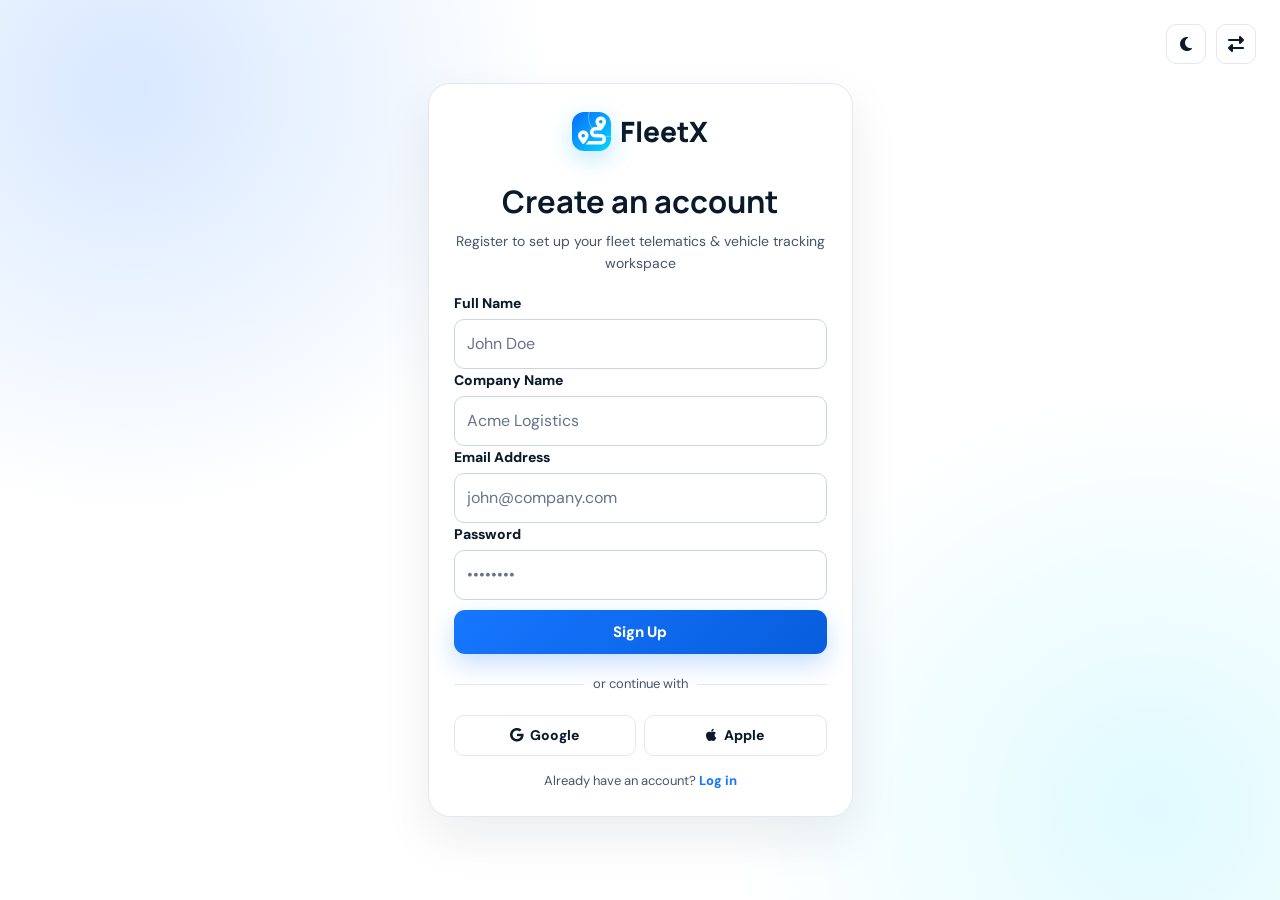
<file: register.html>
<!DOCTYPE html>
<html lang="en" dir="ltr">
<head>
<meta charset="UTF-8">
<meta name="viewport" content="width=device-width, initial-scale=1.0">
<title>FleetX — Register</title>
<meta name="description" content="Register for FleetX to manage your fleet telematics and GPS tracking.">
<link rel="icon" type="image/svg+xml" href="data:image/svg+xml,%3Csvg xmlns='http://www.w3.org/2000/svg' viewBox='0 0 64 64'%3E%3Cdefs%3E%3ClinearGradient id='g' x1='0' y1='0' x2='1' y2='1'%3E%3Cstop offset='0' stop-color='%23086cff'/%3E%3Cstop offset='1' stop-color='%2305d7ff'/%3E%3C/linearGradient%3E%3C/defs%3E%3Crect width='64' height='64' rx='16' fill='url(%23g)'/%3E%3Cpath d='M20 57h20a6 6 0 0 0 0-12h-8a6 6 0 0 1 0-12h12' fill='none' stroke='white' stroke-width='6' stroke-linecap='round' stroke-linejoin='round'/%3E%3Cpath d='M20 57c0 0-8-12-8-18a8 8 0 1 1 16 0c0 6-8 18-8 18zm0-22a4 4 0 1 0 0 8 4 4 0 1 0 0-8z' fill='white' fill-rule='evenodd'/%3E%3Cpath d='M44 33c0 0-8-12-8-18a8 8 0 1 1 16 0c0 6-8 18-8 18zm0-22a4 4 0 1 0 0 8 4 4 0 1 0 0-8z' fill='white' fill-rule='evenodd'/%3E%3C/svg%3E">
<link rel="preconnect" href="https://fonts.googleapis.com">
<link rel="preconnect" href="https://fonts.gstatic.com" crossorigin>
<link href="https://fonts.googleapis.com/css2?family=DM+Sans:wght@400;500;600;700;800&family=Manrope:wght@500;600;700;800&display=swap" rel="stylesheet">
<link rel="stylesheet"
href="https://cdnjs.cloudflare.com/ajax/libs/font-awesome/6.7.2/css/all.min.css">
<link rel="stylesheet" href="css/style.css">

</head>
<body>
<!-- =========================================================
REGISTER
========================================================= -->
<main id="register" class="page active">
<div class="auth-page">
<div style="position: absolute; top: 24px; right: 24px; display: flex; gap: 10px; z-index: 100;">
<button class="icon-btn" onclick="toggleTheme()" title="Toggle Theme" aria-label="Toggle Theme">
<i class="fa-solid fa-moon"></i>
</button>
<button class="icon-btn rtl-control" onclick="toggleRTL()" title="RTL" aria-label="Toggle RTL">
<i class="fa-solid fa-right-left"></i>
</button>
</div>
<div class="auth-box">
<div class="auth-card">
<div class="logo" onclick="showPage('home1')" style="margin-bottom: 24px; justify-content: center; font-size: 28px; cursor: pointer;">
<span class="logo-mark">
<i class="fa-solid fa-route"></i>
</span>
FleetX
</div>
<h1>Create an account</h1>
<p class="auth-subtitle">
Register to set up your fleet telematics & vehicle tracking workspace
</p>
<form onsubmit="registerSubmit(event)">
<div class="form-group">
<label>Full Name</label>
<input class="form-control" type="text" placeholder="John Doe" required>
</div>
<div class="form-group">
<label>Company Name</label>
<input class="form-control" type="text" placeholder="Acme Logistics" required>
</div>
<div class="form-group">
<label>Email Address</label>
<input class="form-control"
type="email"
placeholder="john@company.com"
required>
</div>
<div class="form-group">
<label>Password</label>
<input class="form-control"
type="password"
placeholder="••••••••"
required>
</div>
<button class="btn btn-primary auth-submit" type="submit" style="margin-top: 10px;">
Sign Up
</button>
</form>
<div class="divider" style="margin: 20px 0;">
or continue with
</div>
<div class="social-login">
<button class="social-auth google" onclick="socialLogin('Google')">
<i class="fa-brands fa-google"></i>
Google
</button>
<button class="social-auth" onclick="socialLogin('Apple')">
<i class="fa-brands fa-apple"></i>
Apple
</button>
</div>
<div class="auth-bottom">
Already have an account?
<button onclick="showPage('login')">
Log in
</button>
</div>
</div>

</div>
</div>
</main>
<button class="top-btn" id="topBtn"
onclick="window.scrollTo({top:0,behavior:'smooth'})">
<i class="fa-solid fa-arrow-up"></i>
</button>
<script src="js/main.js"></script>
</body>
</html>
</file>
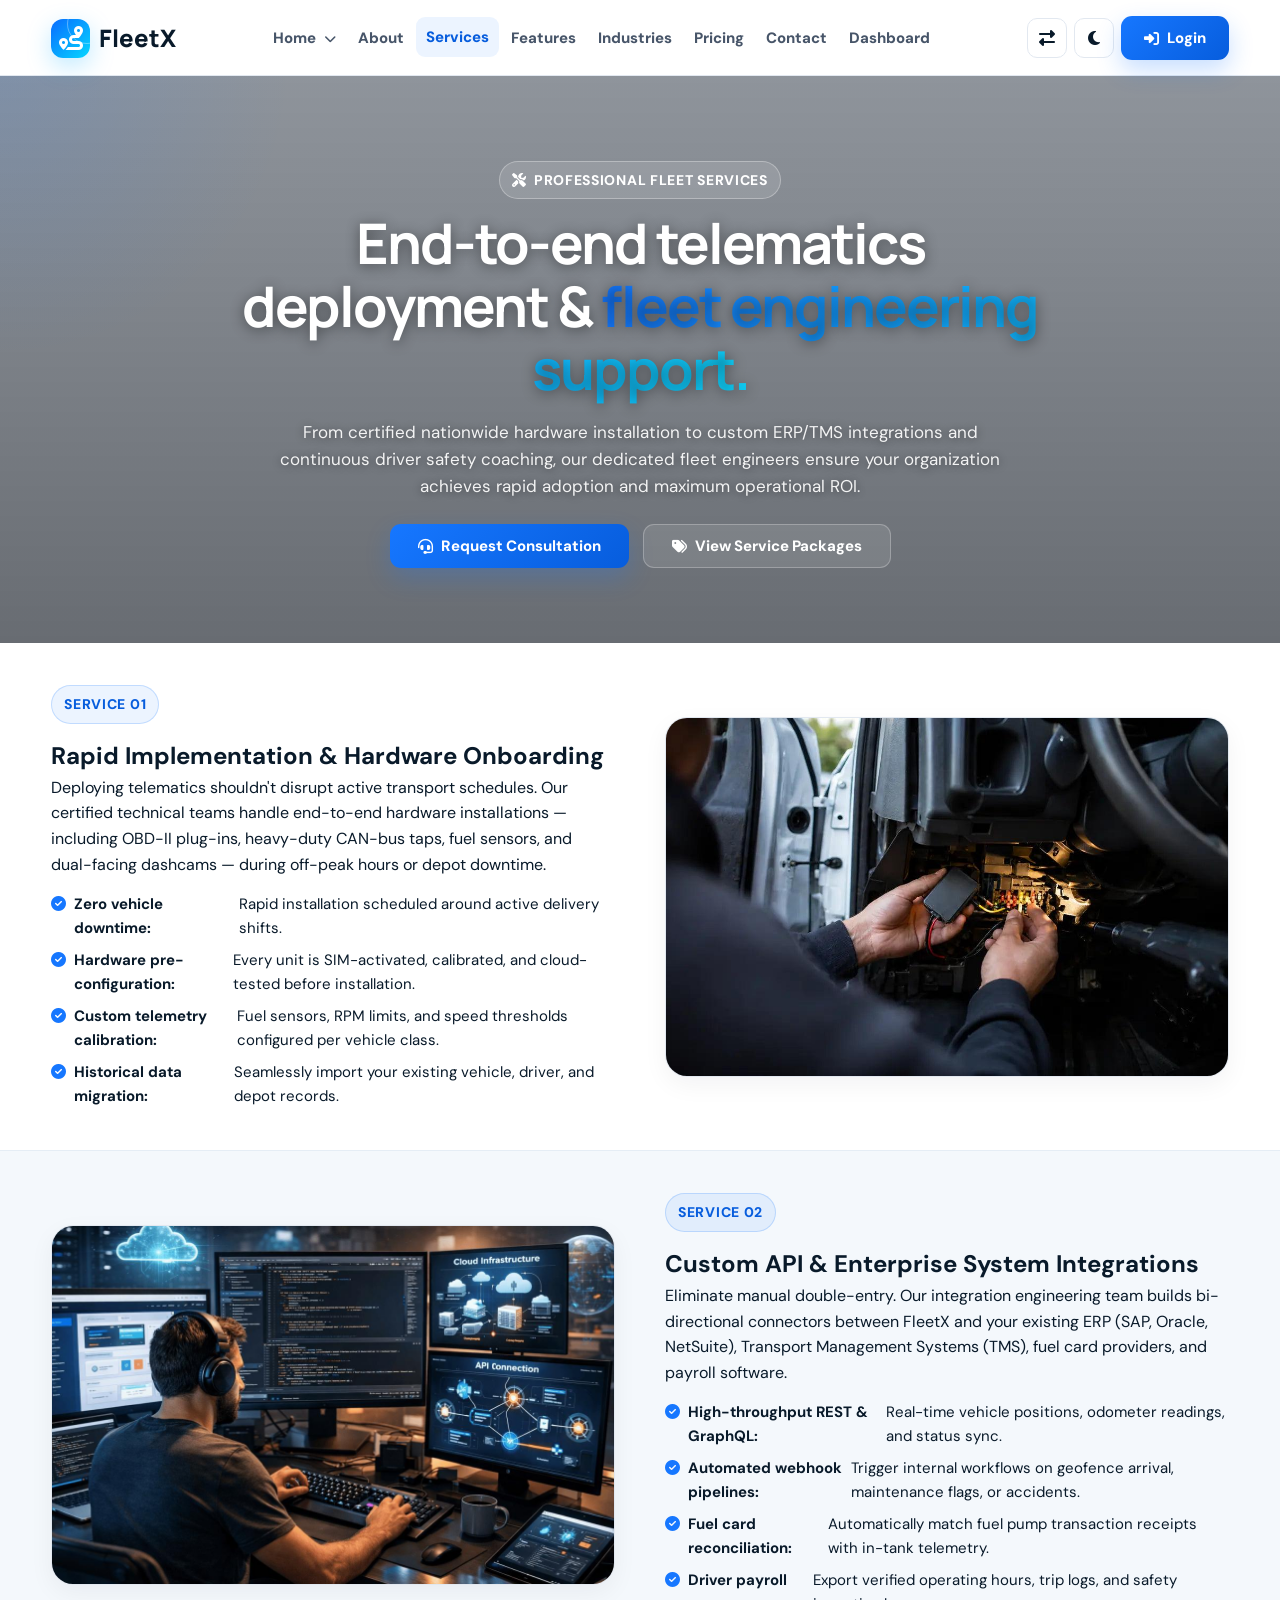
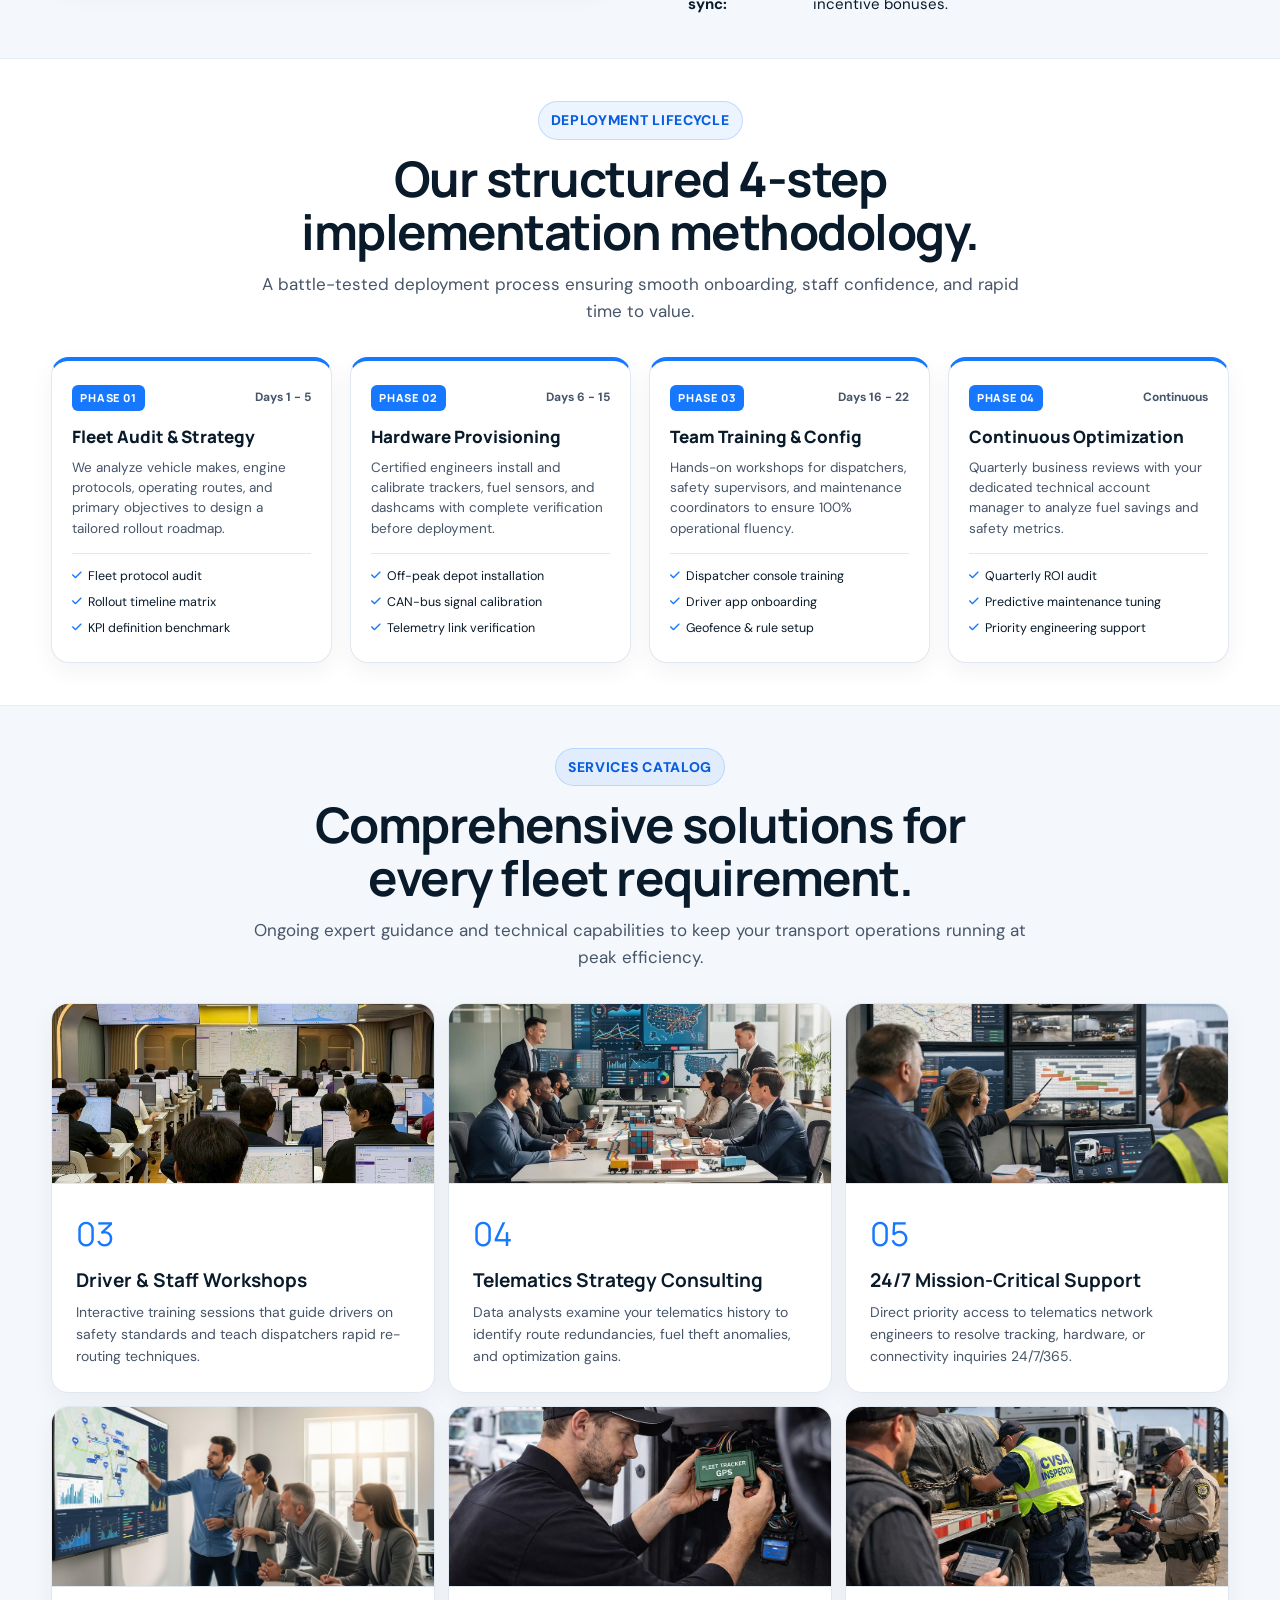
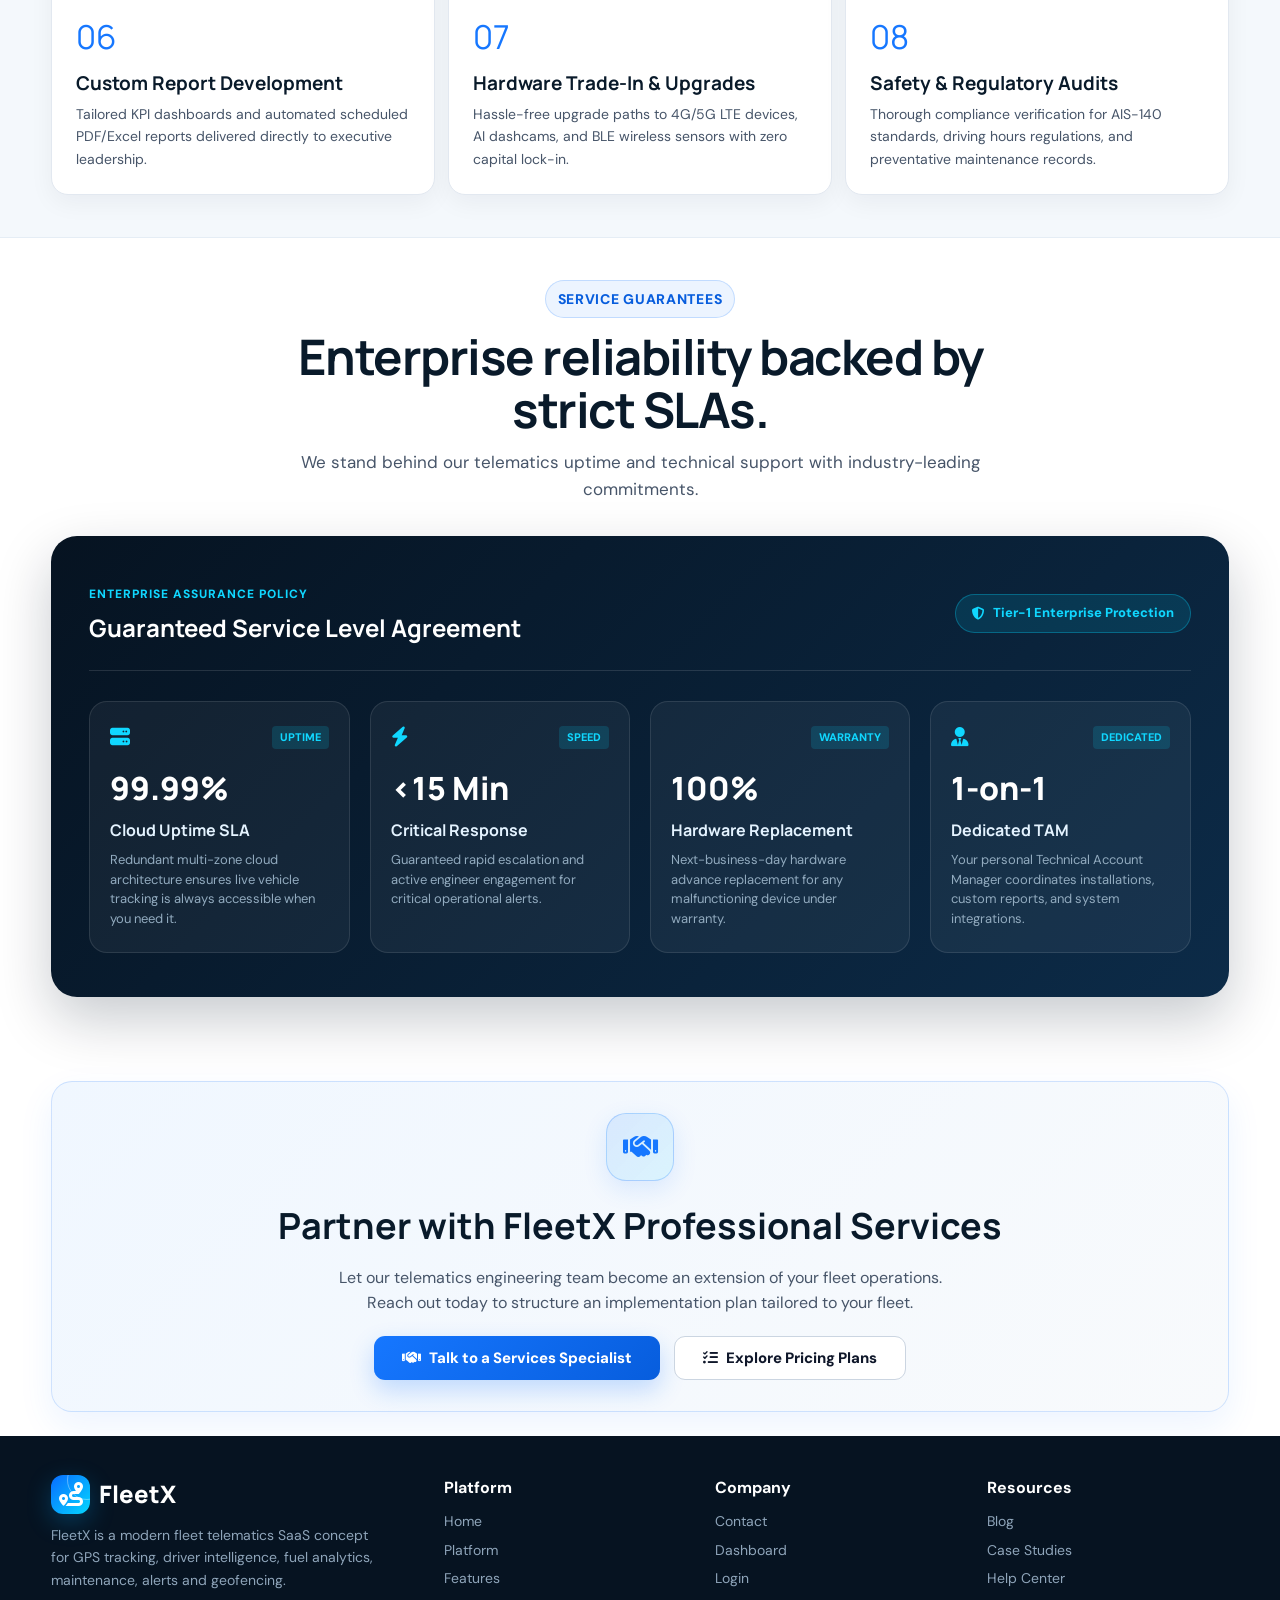
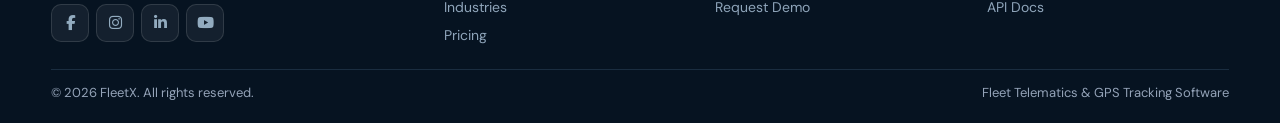
<file: services.html>
<!DOCTYPE html>
<html lang="en" dir="ltr">
<head>
<meta charset="UTF-8">
<meta name="viewport" content="width=device-width, initial-scale=1.0">
<title>FleetX — Fleet Telematics & GPS Tracking Software</title>
<meta name="description" content="FleetX is a modern fleet telematics and GPS tracking SaaS platform for real-time vehicle tracking, driver behavior, fuel analytics, maintenance, alerts and geofencing.">
<link rel="icon" type="image/svg+xml" href="data:image/svg+xml,%3Csvg xmlns='http://www.w3.org/2000/svg' viewBox='0 0 64 64'%3E%3Cdefs%3E%3ClinearGradient id='g' x1='0' y1='0' x2='1' y2='1'%3E%3Cstop offset='0' stop-color='%23086cff'/%3E%3Cstop offset='1' stop-color='%2305d7ff'/%3E%3C/linearGradient%3E%3C/defs%3E%3Crect width='64' height='64' rx='16' fill='url(%23g)'/%3E%3Cpath d='M20 57h20a6 6 0 0 0 0-12h-8a6 6 0 0 1 0-12h12' fill='none' stroke='white' stroke-width='6' stroke-linecap='round' stroke-linejoin='round'/%3E%3Cpath d='M20 57c0 0-8-12-8-18a8 8 0 1 1 16 0c0 6-8 18-8 18zm0-22a4 4 0 1 0 0 8 4 4 0 1 0 0-8z' fill='white' fill-rule='evenodd'/%3E%3Cpath d='M44 33c0 0-8-12-8-18a8 8 0 1 1 16 0c0 6-8 18-8 18zm0-22a4 4 0 1 0 0 8 4 4 0 1 0 0-8z' fill='white' fill-rule='evenodd'/%3E%3C/svg%3E">
<link rel="preconnect" href="https://fonts.googleapis.com">
<link rel="preconnect" href="https://fonts.gstatic.com" crossorigin>
<link href="https://fonts.googleapis.com/css2?family=DM+Sans:wght@400;500;600;700;800&family=Manrope:wght@500;600;700;800&display=swap" rel="stylesheet">
<link rel="stylesheet"
href="https://cdnjs.cloudflare.com/ajax/libs/font-awesome/6.7.2/css/all.min.css">
<link rel="stylesheet" href="css/style.css">

</head>
<body>
<!-- =========================================================
NAVBAR
========================================================= -->
<nav class="navbar" id="mainNav">
<div class="container nav-inner">
<div class="logo" onclick="showPage('home1')">
<span class="logo-mark">
<i class="fa-solid fa-route"></i>
</span>
FleetX
</div>
<div class="nav-links">
<div class="nav-dropdown">
<button class="nav-link">
Home <i class="fa-solid fa-chevron-down" style="margin-left: 5px; font-size: 12px;"></i>
</button>
<div class="nav-dropdown-menu">
<button class="nav-dropdown-item" onclick="showPage('home1')">Home 1</button>
<button class="nav-dropdown-item" onclick="showPage('home2')">Home 2</button>
</div>
</div>
<button class="nav-link" data-page="about" onclick="showPage('about')">
About
</button>
<button class="nav-link active" data-page="services" onclick="showPage('services')">
Services
</button>
<button class="nav-link" data-page="features" onclick="showPage('features')">
Features
</button>
<button class="nav-link" data-page="industries" onclick="showPage('industries')">
Industries
</button>
<button class="nav-link" data-page="pricing" onclick="showPage('pricing')">
Pricing
</button>
<button class="nav-link" data-page="contact" onclick="showPage('contact')">
Contact
</button>
<button class="nav-link" data-page="dashboard" onclick="showPage('dashboard')">
Dashboard
</button>
</div>
<div class="nav-controls">
<button class="icon-btn rtl-control" onclick="toggleRTL()" title="RTL" aria-label="Toggle RTL">
<i class="fa-solid fa-right-left"></i>
</button>
<button class="icon-btn theme-control" onclick="toggleTheme()" title="Theme" aria-label="Toggle theme">
<i class="fa-solid fa-moon"></i>
</button>
<button class="btn btn-primary login-nav" onclick="showPage('login')">
<i class="fa-solid fa-right-to-bracket"></i>
Login
</button>
<button class="icon-btn hamburger" id="hamburgerBtn" onclick="toggleMobileMenu()" aria-label="Open navigation menu" aria-expanded="false" aria-controls="mobileMenu">
<i class="fa-solid fa-bars"></i>
</button>
</div>
</div>
<div class="mobile-menu" id="mobileMenu">
<div class="container mobile-menu-grid">
<button onclick="showPage('home1');closeMobile()">Home 1</button>
<button onclick="showPage('home2');closeMobile()">Home 2</button>
<button onclick="showPage('about');closeMobile()">About</button>
<button class="active" onclick="showPage('services');closeMobile()">Services</button>
<button onclick="showPage('features');closeMobile()">Features</button>
<button onclick="showPage('industries');closeMobile()">Industries</button>
<button onclick="showPage('pricing');closeMobile()">Pricing</button>
<button onclick="showPage('contact');closeMobile()">Contact</button>
<button onclick="showPage('dashboard');closeMobile()">Dashboard</button>
<div class="mobile-nav-controls" style="display:flex; flex-direction:column; gap:10px; margin-top:15px; border-top:1px solid var(--border); padding-top:15px;">
<div style="display:flex; gap:10px;">
<button class="icon-btn rtl-control" onclick="toggleRTL();closeMobile()" title="RTL" aria-label="Toggle RTL" style="flex:1; height:42px;">
<i class="fa-solid fa-right-left"></i>
</button>
<button class="icon-btn theme-control" onclick="toggleTheme();closeMobile()" title="Theme" aria-label="Toggle theme" style="flex:1; height:42px;">
<i class="fa-solid fa-moon"></i>
</button>
</div>
<button class="btn btn-primary" onclick="showPage('login');closeMobile()" style="width:100%; justify-content:center; padding:0 20px; height:42px;">
<i class="fa-solid fa-right-to-bracket"></i> Login
</button>
</div>
</div>
</div>
</nav>

<!-- =========================================================
SERVICES
========================================================= -->
<main id="services" class="page active">
<section class="hero hero-services" style="background: linear-gradient(180deg, rgba(6, 18, 34, 0.45) 0%, rgba(3, 10, 20, 0.60) 100%), url('https://images.unsplash.com/photo-1601584115197-04ecc0da31d7?auto=format&fit=crop&w=2400&q=90') center/cover no-repeat;">
<div class="container">
<div class="hero-copy" style="text-align: center; max-width: 820px; margin: 0 auto;">
<span class="eyebrow" style="color: #ffffff; border-color: rgba(255,255,255,0.25); background: rgba(255,255,255,0.12);">
<i class="fa-solid fa-screwdriver-wrench"></i> Professional Fleet Services
</span>
<h1 style="color: #fff;">
End-to-end telematics deployment & <span>fleet engineering support.</span>
</h1>
<p style="color: rgba(255,255,255,0.9); font-size: 17px; line-height: 1.6;">
From certified nationwide hardware installation to custom ERP/TMS integrations and continuous driver safety coaching, our dedicated fleet engineers ensure your organization achieves rapid adoption and maximum operational ROI.
</p>
<div class="hero-buttons" style="justify-content: center; gap: 14px;">
<button class="btn btn-primary" onclick="showPage('contact')">
<i class="fa-solid fa-headset"></i> Request Consultation
</button>
<button class="btn btn-outline" onclick="showPage('pricing')" style="background: rgba(255,255,255,0.1); color: #fff; border-color: rgba(255,255,255,0.25);">
<i class="fa-solid fa-tags"></i> View Service Packages
</button>
</div>
</div>
</div>
</section>

<!-- SERVICE SHOWCASE 1: IMPLEMENTATION -->
<section class="section">
<div class="container">
<div class="grid-2" style="align-items: center; gap: 50px;">
<div class="showcase-content">
<span class="eyebrow">Service 01</span>
<h2>Rapid Implementation & Hardware Onboarding</h2>
<p>
Deploying telematics shouldn't disrupt active transport schedules. Our certified technical teams handle end-to-end hardware installations — including OBD-II plug-ins, heavy-duty CAN-bus taps, fuel sensors, and dual-facing dashcams — during off-peak hours or depot downtime.
</p>
<ul class="check-list" style="margin-top: 15px;">
<li><i class="fa-solid fa-circle-check"></i> <strong>Zero vehicle downtime:</strong> Rapid installation scheduled around active delivery shifts.</li>
<li><i class="fa-solid fa-circle-check"></i> <strong>Hardware pre-configuration:</strong> Every unit is SIM-activated, calibrated, and cloud-tested before installation.</li>
<li><i class="fa-solid fa-circle-check"></i> <strong>Custom telemetry calibration:</strong> Fuel sensors, RPM limits, and speed thresholds configured per vehicle class.</li>
<li><i class="fa-solid fa-circle-check"></i> <strong>Historical data migration:</strong> Seamlessly import your existing vehicle, driver, and depot records.</li>
</ul>
</div>
<div class="showcase-visual" style="border-radius: 22px; overflow: hidden; height: 360px; box-shadow: var(--shadow2); border: 1px solid var(--border);">
<img src="images/Implementation & Onboarding.png" alt="Implementation & Onboarding" style="width: 100%; height: 100%; object-fit: cover;">
</div>
</div>
</div>
</section>

<!-- SERVICE SHOWCASE 2: API INTEGRATION -->
<section class="section" style="background: rgba(8,108,255,0.03);">
<div class="container">
<div class="grid-2" style="align-items: center; gap: 50px;">
<div class="showcase-visual" style="border-radius: 22px; overflow: hidden; height: 360px; box-shadow: var(--shadow2); border: 1px solid var(--border);">
<img src="images/Custom API Integrations.png" alt="Custom API Integrations" style="width: 100%; height: 100%; object-fit: cover;">
</div>
<div class="showcase-content">
<span class="eyebrow">Service 02</span>
<h2>Custom API & Enterprise System Integrations</h2>
<p>
Eliminate manual double-entry. Our integration engineering team builds bi-directional connectors between FleetX and your existing ERP (SAP, Oracle, NetSuite), Transport Management Systems (TMS), fuel card providers, and payroll software.
</p>
<ul class="check-list" style="margin-top: 15px;">
<li><i class="fa-solid fa-circle-check"></i> <strong>High-throughput REST & GraphQL:</strong> Real-time vehicle positions, odometer readings, and status sync.</li>
<li><i class="fa-solid fa-circle-check"></i> <strong>Automated webhook pipelines:</strong> Trigger internal workflows on geofence arrival, maintenance flags, or accidents.</li>
<li><i class="fa-solid fa-circle-check"></i> <strong>Fuel card reconciliation:</strong> Automatically match fuel pump transaction receipts with in-tank telemetry.</li>
<li><i class="fa-solid fa-circle-check"></i> <strong>Driver payroll sync:</strong> Export verified operating hours, trip logs, and safety incentive bonuses.</li>
</ul>
</div>
</div>
</div>
</section>

<!-- 4-STEP METHODOLOGY -->
<section class="section">
<div class="container">
<div class="section-title">
<span class="eyebrow">Deployment Lifecycle</span>
<h2>Our structured 4-step implementation methodology.</h2>
<p>
A battle-tested deployment process ensuring smooth onboarding, staff confidence, and rapid time to value.
</p>
</div>
<div class="phase-roadmap">
<div class="roadmap-phase">
<div class="phase-header">
<span class="phase-tag">Phase 01</span>
<span class="phase-duration">Days 1 - 5</span>
</div>
<h3>Fleet Audit &amp; Strategy</h3>
<p>We analyze vehicle makes, engine protocols, operating routes, and primary objectives to design a tailored rollout roadmap.</p>
<ul class="phase-deliverables">
<li><i class="fa-solid fa-check"></i> Fleet protocol audit</li>
<li><i class="fa-solid fa-check"></i> Rollout timeline matrix</li>
<li><i class="fa-solid fa-check"></i> KPI definition benchmark</li>
</ul>
</div>
<div class="roadmap-phase">
<div class="phase-header">
<span class="phase-tag">Phase 02</span>
<span class="phase-duration">Days 6 - 15</span>
</div>
<h3>Hardware Provisioning</h3>
<p>Certified engineers install and calibrate trackers, fuel sensors, and dashcams with complete verification before deployment.</p>
<ul class="phase-deliverables">
<li><i class="fa-solid fa-check"></i> Off-peak depot installation</li>
<li><i class="fa-solid fa-check"></i> CAN-bus signal calibration</li>
<li><i class="fa-solid fa-check"></i> Telemetry link verification</li>
</ul>
</div>
<div class="roadmap-phase">
<div class="phase-header">
<span class="phase-tag">Phase 03</span>
<span class="phase-duration">Days 16 - 22</span>
</div>
<h3>Team Training &amp; Config</h3>
<p>Hands-on workshops for dispatchers, safety supervisors, and maintenance coordinators to ensure 100% operational fluency.</p>
<ul class="phase-deliverables">
<li><i class="fa-solid fa-check"></i> Dispatcher console training</li>
<li><i class="fa-solid fa-check"></i> Driver app onboarding</li>
<li><i class="fa-solid fa-check"></i> Geofence &amp; rule setup</li>
</ul>
</div>
<div class="roadmap-phase">
<div class="phase-header">
<span class="phase-tag">Phase 04</span>
<span class="phase-duration">Continuous</span>
</div>
<h3>Continuous Optimization</h3>
<p>Quarterly business reviews with your dedicated technical account manager to analyze fuel savings and safety metrics.</p>
<ul class="phase-deliverables">
<li><i class="fa-solid fa-check"></i> Quarterly ROI audit</li>
<li><i class="fa-solid fa-check"></i> Predictive maintenance tuning</li>
<li><i class="fa-solid fa-check"></i> Priority engineering support</li>
</ul>
</div>
</div>
</div>
</section>

<!-- SPECIALIZED SERVICES CATALOG -->
<section class="section" style="background: rgba(8,108,255,0.03);">
<div class="container">
<div class="section-title">
<span class="eyebrow">Services Catalog</span>
<h2>Comprehensive solutions for every fleet requirement.</h2>
<p>
Ongoing expert guidance and technical capabilities to keep your transport operations running at peak efficiency.
</p>
</div>
<div class="info-band">
<div class="info-box" style="padding: 0; overflow: hidden; display: flex; flex-direction: column;">
<img src="images/Training Workshops.png" alt="Training Workshops" style="width: 100%; height: 180px; object-fit: cover; display: block; border-bottom: 1px solid var(--border);">
<div style="padding: 24px; flex: 1;">
<div class="info-number">03</div>
<h3>Driver & Staff Workshops</h3>
<p>Interactive training sessions that guide drivers on safety standards and teach dispatchers rapid re-routing techniques.</p>
</div>
</div>
<div class="info-box" style="padding: 0; overflow: hidden; display: flex; flex-direction: column;">
<img src="images/Strategy Consulting.png" alt="Strategy Consulting" style="width: 100%; height: 180px; object-fit: cover; display: block; border-bottom: 1px solid var(--border);">
<div style="padding: 24px; flex: 1;">
<div class="info-number">04</div>
<h3>Telematics Strategy Consulting</h3>
<p>Data analysts examine your telematics history to identify route redundancies, fuel theft anomalies, and optimization gains.</p>
</div>
</div>
<div class="info-box" style="padding: 0; overflow: hidden; display: flex; flex-direction: column;">
<img src="images/24 7 Support.png" alt="24/7 Support" style="width: 100%; height: 180px; object-fit: cover; display: block; border-bottom: 1px solid var(--border);">
<div style="padding: 24px; flex: 1;">
<div class="info-number">05</div>
<h3>24/7 Mission-Critical Support</h3>
<p>Direct priority access to telematics network engineers to resolve tracking, hardware, or connectivity inquiries 24/7/365.</p>
</div>
</div>
<div class="info-box" style="padding: 0; overflow: hidden; display: flex; flex-direction: column;">
<img src="images/Custom Reporting.png" alt="Custom Reporting" style="width: 100%; height: 180px; object-fit: cover; display: block; border-bottom: 1px solid var(--border);">
<div style="padding: 24px; flex: 1;">
<div class="info-number">06</div>
<h3>Custom Report Development</h3>
<p>Tailored KPI dashboards and automated scheduled PDF/Excel reports delivered directly to executive leadership.</p>
</div>
</div>
<div class="info-box" style="padding: 0; overflow: hidden; display: flex; flex-direction: column;">
<img src="images/Hardware Upgrades.png" alt="Hardware Upgrades" style="width: 100%; height: 180px; object-fit: cover; display: block; border-bottom: 1px solid var(--border);">
<div style="padding: 24px; flex: 1;">
<div class="info-number">07</div>
<h3>Hardware Trade-In & Upgrades</h3>
<p>Hassle-free upgrade paths to 4G/5G LTE devices, AI dashcams, and BLE wireless sensors with zero capital lock-in.</p>
</div>
</div>
<div class="info-box" style="padding: 0; overflow: hidden; display: flex; flex-direction: column;">
<img src="images/Fleet Audits.png" alt="Fleet Audits" style="width: 100%; height: 180px; object-fit: cover; display: block; border-bottom: 1px solid var(--border);">
<div style="padding: 24px; flex: 1;">
<div class="info-number">08</div>
<h3>Safety & Regulatory Audits</h3>
<p>Thorough compliance verification for AIS-140 standards, driving hours regulations, and preventative maintenance records.</p>
</div>
</div>
</div>
</div>
</section>

<!-- ENTERPRISE SLA GUARANTEES -->
<section class="section">
<div class="container">
<div class="section-title">
<span class="eyebrow">Service Guarantees</span>
<h2>Enterprise reliability backed by strict SLAs.</h2>
<p>
We stand behind our telematics uptime and technical support with industry-leading commitments.
</p>
</div>
<div class="sla-certificate-box">
<div style="display: flex; align-items: center; justify-content: space-between; flex-wrap: wrap; gap: 16px; border-bottom: 1px solid rgba(255,255,255,0.12); padding-bottom: 22px;">
<div>
<span style="color: var(--cyan); font-weight: 800; font-size: 12px; letter-spacing: 1px; text-transform: uppercase;">Enterprise Assurance Policy</span>
<h3 style="font-family: 'Manrope', sans-serif; font-size: 24px; color: #fff; margin-top: 4px;">Guaranteed Service Level Agreement</h3>
</div>
<div style="display: inline-flex; align-items: center; gap: 8px; background: rgba(0, 215, 255, 0.12); border: 1px solid rgba(0, 215, 255, 0.3); padding: 8px 16px; border-radius: 50px; color: var(--cyan); font-size: 13px; font-weight: 800;">
<i class="fa-solid fa-shield-halved"></i> Tier-1 Enterprise Protection
</div>
</div>
<div class="sla-grid">
<div class="sla-item">
<div class="sla-badge-row">
<i class="fa-solid fa-server"></i>
<span class="sla-badge">Uptime</span>
</div>
<div class="sla-metric">99.99%</div>
<h4>Cloud Uptime SLA</h4>
<p>Redundant multi-zone cloud architecture ensures live vehicle tracking is always accessible when you need it.</p>
</div>
<div class="sla-item">
<div class="sla-badge-row">
<i class="fa-solid fa-bolt"></i>
<span class="sla-badge">Speed</span>
</div>
<div class="sla-metric">&lt;15 Min</div>
<h4>Critical Response</h4>
<p>Guaranteed rapid escalation and active engineer engagement for critical operational alerts.</p>
</div>
<div class="sla-item">
<div class="sla-badge-row">
<i class="fa-solid fa-box-check"></i>
<span class="sla-badge">Warranty</span>
</div>
<div class="sla-metric">100%</div>
<h4>Hardware Replacement</h4>
<p>Next-business-day hardware advance replacement for any malfunctioning device under warranty.</p>
</div>
<div class="sla-item">
<div class="sla-badge-row">
<i class="fa-solid fa-user-tie"></i>
<span class="sla-badge">Dedicated</span>
</div>
<div class="sla-metric">1-on-1</div>
<h4>Dedicated TAM</h4>
<p>Your personal Technical Account Manager coordinates installations, custom reports, and system integrations.</p>
</div>
</div>
</div>
</div>
</section>

<!-- CTA -->
<section class="section">
<div class="container">
<div class="emoji-panel">
<div class="cta-icon-badge"><i class="fa-solid fa-handshake"></i></div>
<h2>Partner with FleetX Professional Services</h2>
<p>
Let our telematics engineering team become an extension of your fleet operations. Reach out today to structure an implementation plan tailored to your fleet.
</p>
<div style="display: flex; justify-content: center; gap: 14px; flex-wrap: wrap;">
<button class="btn btn-primary" onclick="showPage('contact')">
<i class="fa-solid fa-handshake"></i> Talk to a Services Specialist
</button>
<button class="btn btn-outline" onclick="showPage('pricing')">
<i class="fa-solid fa-list-check"></i> Explore Pricing Plans
</button>
</div>
</div>
</div>
</section>
</main>

<!-- =========================================================
FOOTER
========================================================= -->
<footer class="footer" id="mainFooter">
<div class="container">
<div class="footer-grid">
<div>
<div class="logo">
<span class="logo-mark">
<i class="fa-solid fa-route"></i>
</span>
FleetX
</div>
<p>
FleetX is a modern fleet telematics SaaS concept <br>
for GPS tracking, driver intelligence, fuel analytics, <br>
maintenance, alerts and geofencing.
</p>
<div class="socials">
<a href="#" class="social facebook" aria-label="Facebook">
<i class="fa-brands fa-facebook-f"></i>
</a>
<a href="#" class="social instagram" aria-label="Instagram">
<i class="fa-brands fa-instagram"></i>
</a>
<a href="#" class="social linkedin" aria-label="LinkedIn">
<i class="fa-brands fa-linkedin-in"></i>
</a>
<a href="#" class="social youtube" aria-label="YouTube">
<i class="fa-brands fa-youtube"></i>
</a>
</div>
</div>
<div>
<h4>Platform</h4>
<div class="footer-links">
<button onclick="showPage('home1')">Home</button>
<button onclick="showPage('home2')">Platform</button>
<button onclick="showPage('features')">Features</button>
<button onclick="showPage('industries')">Industries</button>
<button onclick="showPage('pricing')">Pricing</button>
</div>
</div>
<div>
<h4>Company</h4>
<div class="footer-links">
<button onclick="showPage('contact')">Contact</button>
<button onclick="showPage('dashboard')">Dashboard</button>
<button onclick="showPage('login')">Login</button>
<button onclick="showPage('contact')">Request Demo</button>
</div>
</div>
<div>
<h4>Resources</h4>
<div class="footer-links">
<button onclick="showPage('home1')">Blog</button>
<button onclick="showPage('home1')">Case Studies</button>
<button onclick="showPage('home1')">Help Center</button>
<button onclick="showPage('home1')">API Docs</button>
</div>
</div>
</div>
<div class="footer-bottom">
<span>
© 2026 FleetX. All rights reserved.
</span>
<span>
Fleet Telematics & GPS Tracking Software
</span>
</div>
</div>
</footer>
<button class="top-btn" id="topBtn"
onclick="window.scrollTo({top:0,behavior:'smooth'})">
<i class="fa-solid fa-arrow-up"></i>
</button>
<script src="js/main.js"></script>
</body>
</html>
</file>
<file: css/style.css>
/* =========================================================
FLEETX MODERN TELEMATICS SaaS
========================================================= */
:root{
--bg:#ffffff;
--surface:#ffffff;
--surface2:#f4f8fb;
--navy:#061525;
--navy2:#0a2138;
--navy3:#103250;
--text:#091a2a;
--muted:#475569;
--blue:#1677ff;
--blue2:#075ddd;
--cyan:#10d7ff;
--green:#22c55e;
--orange:#f59e0b;
--red:#ef4444;
--border:#e2e8f0;
--border-subtle:rgba(22,119,255,0.16);
--bg-alt:#f4f8fc;
--radius:20px;
--shadow:0 18px 50px rgba(4,25,45,.08);
--shadow2:0 8px 25px rgba(4,25,45,.05);
--navbg:rgba(255,255,255,.94);
--transition:.3s cubic-bezier(.2,.7,.2,1);
}
body.dark{
--bg:#000000;
--bg-alt:#0c131d;
--surface:#0a1017;
--surface2:#121a24;
--navy:#000000;
--navy2:#080e15;
--navy3:#0e1622;
--text:#f8fafc;
--muted:#94a3b8;
--border:rgba(255,255,255,0.08);
--border-subtle:rgba(22,119,255,0.18);
--navbg:rgba(0,0,0,0.92);
--shadow:0 20px 55px rgba(0,0,0,0.65);
--shadow2:0 10px 30px rgba(0,0,0,0.45);
background-color:#000000;
color:var(--text);
}
*{
margin:0;
padding:0;
box-sizing:border-box;
}
html{
scroll-behavior:smooth;
}
body {
font-family:"DM Sans",Arial,sans-serif;
background:var(--bg);
color:var(--text);
line-height:1.6;
overflow-x:hidden;
transition:.3s;
 font-size: 16px;}
button,
input,
textarea,
select{
font:inherit;
}
button{
cursor:pointer;
}
a{
text-decoration:none;
color:inherit;
}
img{
display:block;
max-width:100%;
}
.container{
width:min(1180px,92%);
margin:auto;
}
.page{
display:none;
min-height:0;
}
.page.active{
display:block;
}
.section{
padding:42px 0;
}
.section:last-child{
padding-bottom:24px;
}
.section-title{
max-width:780px;
margin:0 auto 32px;
text-align:center;
}
.section-title h2{
font-family:"Manrope",sans-serif;
font-size:clamp(32px,4vw,49px);
line-height:1.08;
letter-spacing:-1.5px;
margin-bottom:12px;
}
.section-title p{
font-size:17px;
color:var(--muted);
}
.eyebrow{
display:inline-flex;
align-items:center;
gap:7px;
padding:7px 12px;
border-radius:50px;
font-size:14px;
font-weight:800;
letter-spacing:.7px;
text-transform:uppercase;
color:#086de5;
background:rgba(22,119,255,.08);
border:1px solid rgba(22,119,255,.12);
margin-bottom:13px;
}
/* =========================================================
BUTTONS
========================================================= */
.btn{
width:auto;
padding:0 28px;
white-space:nowrap;
height:44px;
border:0;
border-radius:11px;
display:inline-flex;
align-items:center;
justify-content:center;
gap:8px;
font-size:15px;
font-weight:800;
transition:var(--transition);
}
.btn-primary{
color:#fff;
background:linear-gradient(135deg,#1677ff,#075ddd);
box-shadow:0 10px 25px rgba(22,119,255,.24);
}
.btn-primary:hover{
transform:translateY(-4px) scale(1.02);
background:linear-gradient(135deg,#075ddd,#004ecc);
box-shadow:0 17px 35px rgba(22,119,255,.36);
}
.btn-outline{
background:var(--surface);
color:var(--text);
border:1.5px solid var(--border);
}
.btn-outline:hover{
transform:translateY(-4px);
border-color:var(--blue2);
color:var(--blue2);
box-shadow:var(--shadow2);
}
.btn-dark{
background:var(--navy);
color:#fff;
}
.btn-dark:hover{
transform:translateY(-4px);
background:#123553;
box-shadow:var(--shadow);
}
/* =========================================================
NAVIGATION
========================================================= */
.navbar{
height:76px;
position:sticky;
top:0;
z-index:5000;
background:var(--navbg);
backdrop-filter:blur(18px);
border-bottom:1px solid var(--border);
}
.nav-inner{
height:76px;
display:flex;
align-items:center;
justify-content:space-between;
gap:15px;
}
.logo{
display:flex;
align-items:center;
gap:9px;
font-family:"Manrope",sans-serif;
font-size:24px;
font-weight:900;
cursor:pointer;
white-space:nowrap;
}
.logo-mark{
width:39px;
height:39px;
display:grid;
place-items:center;
border-radius:12px;
color:#fff;
background:linear-gradient(135deg,#086cff,#05d7ff);
box-shadow:0 8px 24px rgba(0,170,255,.25);
position:relative;
overflow:hidden;
}
.logo-mark:after{
content:"";
position:absolute;
width:38px;
height:38px;
border:1px solid rgba(255,255,255,.35);
border-radius:50%;
right:-17px;
top:-15px;
}
.nav-links{
display:flex;
align-items:center;
gap:2px;
}
.nav-link{
border:0;
background:transparent;
color:var(--muted);
font-size:15px;
font-weight:800;
padding:8px 10px;
border-radius:9px;
transition:.25s;
}
.nav-link:hover,
.nav-link.active{
color:var(--blue);
background:var(--surface2);
transform:translateY(-1px);
}
.nav-controls{
display:flex;
align-items:center;
gap:7px;
}
.icon-btn{
width:40px;
height:40px;
display:grid;
place-items:center;
border:1px solid var(--border);
border-radius:10px;
background:var(--surface);
color:var(--text);
transition:.25s;
}
.icon-btn:hover{
color:var(--blue);
border-color:var(--blue);
transform:translateY(-3px) rotate(2deg);
box-shadow:var(--shadow2);
}
.login-nav{
width:108px;
min-width:108px;
}
.hamburger{
display:none;
}
.mobile-menu{
display:none;
border-top:1px solid var(--border);
background:var(--surface);
padding:12px 0;
}
.mobile-menu.open{
display:block;
}
.mobile-menu-grid{
display:grid;
grid-template-columns:1fr;
gap:8px;
}
.mobile-menu-grid > button{
height:42px;
border:1px solid var(--border);
background:var(--surface);
color:var(--text);
border-radius:10px;
font-size:14px;
font-weight:800;
transition:.25s;
}
.mobile-menu-grid > button:hover{
color:var(--blue);
border-color:var(--blue);
transform:translateY(-2px);
}
/* =========================================================
HERO
========================================================= */
.hero{
padding:52px 0 34px;
position:relative;
overflow:hidden;
}
#home1 .hero, #home2 .hero {
min-height:calc(100vh - 76px);
display:flex;
align-items:center;
}
/* INNER PAGES STANDARDIZED HERO SIZE (ABOUT TO CONTACT) */
#about .hero,
#services .hero,
#features .hero,
#industries .hero,
#pricing .hero,
#contact .hero,
.hero-about,
.hero-services,
.hero-features,
.hero-industries,
.hero-pricing,
.hero-contact {
  min-height: 520px;
  display: flex;
  align-items: center;
  justify-content: center;
  padding: 85px 0 75px;
  box-sizing: border-box;
}
#about .hero > .container,
#services .hero > .container,
#features .hero > .container,
#industries .hero > .container,
#pricing .hero > .container,
#contact .hero > .container,
.hero-about > .container,
.hero-services > .container,
.hero-features > .container,
.hero-industries > .container,
.hero-pricing > .container,
.hero-contact > .container {
  width: 100%;
}
#about .hero .hero-copy,
#services .hero .hero-copy,
#features .hero .hero-copy,
#industries .hero .hero-copy,
#pricing .hero .hero-copy,
#contact .hero .hero-copy,
.hero-about .hero-copy,
.hero-services .hero-copy,
.hero-features .hero-copy,
.hero-industries .hero-copy,
.hero-pricing .hero-copy,
.hero-contact .hero-copy {
  max-width: 820px;
  margin: 0 auto;
  text-align: center;
}
#about .hero h1,
#services .hero h1,
#features .hero h1,
#industries .hero h1,
#pricing .hero h1,
#contact .hero h1,
.hero-about h1,
.hero-services h1,
.hero-features h1,
.hero-industries h1,
.hero-pricing h1,
.hero-contact h1 {
  font-family: "Manrope", sans-serif;
  font-size: clamp(38px, 4.4vw, 56px);
  line-height: 1.12;
  letter-spacing: -2px;
  margin-bottom: 18px;
  color: #ffffff;
  text-shadow: 0 2px 14px rgba(0, 0, 0, 0.45);
}
#about .hero p,
#services .hero p,
#features .hero p,
#industries .hero p,
#pricing .hero p,
#contact .hero p,
.hero-about p,
.hero-services p,
.hero-features p,
.hero-industries p,
.hero-pricing p,
.hero-contact p {
  font-size: 17px;
  line-height: 1.6;
  max-width: 740px;
  margin: 0 auto 24px;
  color: rgba(255, 255, 255, 0.9);
  text-shadow: 0 1px 8px rgba(0, 0, 0, 0.45);
}
#about .hero .hero-buttons,
#services .hero .hero-buttons,
#features .hero .hero-buttons,
#industries .hero .hero-buttons,
#pricing .hero .hero-buttons,
#contact .hero .hero-buttons,
.hero-about .hero-buttons,
.hero-services .hero-buttons,
.hero-features .hero-buttons,
.hero-industries .hero-buttons,
.hero-pricing .hero-buttons,
.hero-contact .hero-buttons {
  display: flex;
  justify-content: center;
  align-items: center;
  gap: 14px;
  flex-wrap: wrap;
}
#home1 .hero > .container {
width:100%;
}
#home2 .hero > .container,
.hero-home2 > .container {
width: min(1200px, 92%);
margin: 0 auto;
padding: 0 20px;
box-sizing: border-box;
}
#home2 .hero-copy,
.hero-home2 .hero-copy {
padding-left: 20px;
box-sizing: border-box;
}
@media(max-width:1024px){
  #home2 .hero-copy,
  .hero-home2 .hero-copy {
    padding-left: 0;
  }
}
html[dir="rtl"] #home2 .hero-copy,
html[dir="rtl"] .hero-home2 .hero-copy {
  padding-left: 0;
  padding-right: 20px;
}
.hero:before{
content:"";
position:absolute;
width:620px;
height:620px;
border-radius:50%;
background:radial-gradient(circle,rgba(22,119,255,.13),transparent 67%);
left:-310px;
top:-320px;
pointer-events:none;
}
.hero-grid{
display:grid;
grid-template-columns:1fr 1fr;
align-items:center;
gap:50px;
}
.hero-copy{
position:relative;
z-index:2;
}
.hero h1{
font-family:"Manrope",sans-serif;
font-size:clamp(46px,5.5vw,76px);
line-height:.99;
letter-spacing:-3.5px;
margin-bottom:20px;
}
.hero h1 span{
background:linear-gradient(100deg,var(--blue),var(--cyan));
-webkit-background-clip:text;
color:transparent;
}
.hero p{
max-width:630px;
color:var(--muted);
font-size:18px;
margin-bottom:23px;
text-align:center;
margin-left:auto;
margin-right:auto;
}
.hero-buttons{
display:flex;
align-items:center;
justify-content:flex-start;
gap:10px;
flex-wrap:wrap;
}
.hero-visual{
position:relative;
}
.hero-visual img{
width:100%;
height:410px;
object-fit:cover;
border-radius:26px;
border:1px solid var(--border);
box-shadow:var(--shadow);
transition:.6s;
}
.hero-visual:hover img{
transform:scale(1.015);
box-shadow:0 25px 65px rgba(4,25,45,.17);
}
.hero-glass{
position:absolute;
padding:12px 15px;
border-radius:14px;
background:rgba(5,19,34,.88);
backdrop-filter:blur(15px);
color:#fff;
border:1px solid rgba(255,255,255,.14);
box-shadow:0 15px 35px rgba(0,0,0,.23);
transition:.3s;
}
.hero-glass:hover{
transform:translateY(-5px) scale(1.03);
}
.hero-glass.one{
left:15px;
top:27px;
animation:float 4s ease-in-out infinite;
}
.hero-glass.two{
right:15px;
top:27px;
animation:float 4s ease-in-out 1s infinite;
}
.glass-small{
display:block;
font-size:12px;
color:#9db2c7;
margin-bottom:2px;
}
.glass-value{
font-size:24px;
font-weight:900;
}
/* =========================================================
STATS
========================================================= */
.stat-strip{
display:grid;
grid-template-columns:repeat(4,1fr);
background:var(--surface);
border:1px solid var(--border);
border-radius:19px;
overflow:hidden;
box-shadow:var(--shadow2);
}
.stat-box{
padding:21px;
text-align:center;
border-right:1px solid var(--border);
transition:.3s;
}
.stat-box:last-child{
border-right:0;
}
.stat-box:hover{
background:var(--surface2);
transform:scale(1.02);
}
.stat-box strong{
display:block;
font-family:"Manrope";
font-size:32px;
}
.stat-box span{
font-size:14px;
color:var(--muted);
}
/* =========================================================
GRIDS
========================================================= */
.grid-2{
display:grid;
grid-template-columns:1fr 1fr;
gap:24px;
align-items:center;
}
.grid-3{
display:grid;
grid-template-columns:repeat(3,1fr);
gap:18px;
}
.grid-4{
display:grid;
grid-template-columns:repeat(4,1fr);
gap:16px;
}
/* =========================================================
IMAGE CARDS
========================================================= */
.card{
background:var(--surface);
border:1px solid var(--border);
border-radius:19px;
overflow:hidden;
box-shadow:var(--shadow2);
transition:var(--transition);
}
.card:hover{
transform:translateY(-8px);
border-color:rgba(22,119,255,.3);
box-shadow:var(--shadow);
}
.image-card img{
width:100%;
height:215px;
object-fit:cover;
transition:.65s;
}
.image-card:hover img{
transform:scale(1.055);
}
.card-content{
padding:18px;
}
.card-content h3{
font-family:"Manrope";
font-size:21px;
margin-bottom:6px;
}
.card-content p{
font-size:15px;
color:var(--muted);
}
/* =========================================================
FEATURE CARDS
========================================================= */
.feature-card{
background:var(--surface);
border:1px solid var(--border);
border-radius:18px;
padding:21px;
box-shadow:var(--shadow2);
transition:var(--transition);
position:relative;
overflow:hidden;
}
.feature-card:before{
content:"absolute";
position:absolute;
width:90px;
height:90px;
border-radius:50%;
background:rgba(22,119,255,.07);
right:-35px;
top:-35px;
transition:.4s;
}
.feature-card:hover:before{
transform:scale(2.4);
}
.feature-card:hover{
transform:translateY(-7px);
border-color:rgba(22,119,255,.32);
box-shadow:var(--shadow);
}
.feature-icon{
width:46px;
height:46px;
display:grid;
place-items:center;
border-radius:13px;
background:linear-gradient(135deg,rgba(22,119,255,.12),rgba(0,215,255,.09));
color:var(--blue);
font-size:21px;
margin:0 auto 15px;
transition:.3s;
}
.feature-card:hover .feature-icon{
transform:rotate(-7deg) scale(1.08);
}
.feature-card h3{
font-family:"Manrope";
font-size:20px;
margin-bottom:6px;
}
.feature-card p{
font-size:15px;
color:var(--muted);
}
/* =========================================================
SPLIT
========================================================= */
.split h2{
font-family:"Manrope";
font-size:clamp(32px,4vw,47px);
line-height:1.08;
letter-spacing:-1.5px;
margin-bottom:13px;
}
.split p{
font-size:16px;
color:var(--muted);
margin-bottom:15px;
}
.big-image{
overflow:hidden;
border-radius:22px;
border:1px solid var(--border);
box-shadow:var(--shadow2);
}
.big-image img{
width:100%;
height:355px;
object-fit:cover;
transition:.6s;
}
.big-image:hover img{
transform:scale(1.045);
}
.check-list{
list-style:none;
display:grid;
gap:8px;
}
.check-list li{
display:flex;
align-items:flex-start;
gap:8px;
font-size:15px;
}
.check-list i{
color:var(--blue);
margin-top:4px;
}
/* =========================================================
DARK SECTION
========================================================= */
.dark-section{
position:relative;
overflow:hidden;
padding:50px 38px;
border-radius:26px;
color:#fff;
background:
radial-gradient(circle at 80% 20%,rgba(0,215,255,.20),transparent 30%),
linear-gradient(135deg,#061425,#0b3151);
box-shadow:0 24px 55px rgba(4,20,35,.20);
}
.dark-section:before{
content:"";
position:absolute;
inset:0;
opacity:.2;
background-image:
linear-gradient(rgba(255,255,255,.05) 1px,transparent 1px),
linear-gradient(90deg,rgba(255,255,255,.05) 1px,transparent 1px);
background-size:38px 38px;
}
.dark-section>*{
position:relative;
}
/* =========================================================
SHOWCASE
========================================================= */
.showcase{
display:grid;
grid-template-columns:repeat(3,1fr);
gap:15px;
}
.showcase-item{
height:245px;
position:relative;
overflow:hidden;
border-radius:18px;
border:1px solid var(--border);
box-shadow:var(--shadow2);
transition:.35s;
}
.showcase-item:hover{
transform:translateY(-7px) scale(1.01);
box-shadow:var(--shadow);
}
.showcase-item img{
width:100%;
height:100%;
object-fit:cover;
transition:.65s;
}
.showcase-item:hover img{
transform:scale(1.07);
}
.showcase-overlay{
position:absolute;
left:0;
right:0;
bottom:0;
padding:35px 15px 14px;
color:#fff;
background:linear-gradient(transparent,rgba(0,0,0,.88));
}
.showcase-overlay h3{
font-family:"Manrope";
font-size:20px;
}
/* =========================================================
LIVE TRACKING
========================================================= */
.live-section{
position:relative;
overflow:hidden;
border-radius:25px;
background:
linear-gradient(135deg,#061522,#0a2c48);
color:#fff;
padding:25px;
box-shadow:0 22px 55px rgba(3,20,34,.22);
}
.live-header{
display:flex;
align-items:center;
justify-content:space-between;
gap:15px;
margin-bottom:18px;
}
.live-header h2{
font-family:"Manrope";
font-size:28px;
letter-spacing:-.8px;
}
.live-status{
display:inline-flex;
align-items:center;
gap:6px;
padding:7px 10px;
border-radius:50px;
background:rgba(34,197,94,.12);
color:#5df18a;
border:1px solid rgba(34,197,94,.2);
font-size:13px;
font-weight:900;
}
.live-dot{
width:7px;
height:7px;
border-radius:50%;
background:#22c55e;
box-shadow:0 0 0 0 rgba(34,197,94,.6);
animation:livePulse 1.7s infinite;
}
.tracking-layout{
display:grid;
grid-template-columns:1.5fr .75fr;
gap:14px;
}
.tracking-map{
height:345px;
position:relative;
overflow:hidden;
border-radius:17px;
background:
linear-gradient(35deg,transparent 48%,rgba(22,119,255,.18) 49%,rgba(22,119,255,.18) 50%,transparent 51%),
linear-gradient(145deg,transparent 48%,rgba(0,215,255,.14) 49%,rgba(0,215,255,.14) 50%,transparent 51%),
repeating-linear-gradient(90deg,#10293e 0,#10293e 48px,#15344c 49px,#15344c 50px),
repeating-linear-gradient(0deg,transparent 0,transparent 48px,#15344c 49px,#15344c 50px);
}
.map-road{
position:absolute;
height:5px;
border-radius:10px;
background:rgba(255,255,255,.20);
}
.mr1{
width:80%;
left:5%;
top:39%;
transform:rotate(-14deg);
}
.mr2{
width:65%;
left:25%;
top:68%;
transform:rotate(23deg);
}
.mr3{
width:55%;
left:38%;
top:20%;
transform:rotate(53deg);
}
.route-line{
position:absolute;
height:4px;
border-radius:10px;
background:linear-gradient(90deg,#1677ff,#10d7ff);
transform-origin:left center;
box-shadow:0 0 10px rgba(16,215,255,.5);
}
.r1{
width:270px;
left:12%;
top:65%;
transform:rotate(-19deg);
}
.r2{
width:220px;
left:43%;
top:31%;
transform:rotate(41deg);
}
.r3{
width:180px;
left:64%;
top:69%;
transform:rotate(-53deg);
}
.truck-marker{
position:absolute;
width:34px;
height:34px;
display:grid;
place-items:center;
border-radius:50%;
background:#071a2b;
border:2px solid #19d9ff;
color:#19d9ff;
box-shadow:0 0 0 0 rgba(16,215,255,.5);
animation:vehiclePulse 2s infinite;
transition:.5s;
}
.truck-marker:hover{
transform:scale(1.2);
background:#0d3553;
}
.tm1{left:18%;top:57%}
.tm2{left:44%;top:23%;animation-delay:.3s}
.tm3{left:67%;top:54%;animation-delay:.6s}
.tm4{left:76%;top:28%;animation-delay:.9s}
.tm5{left:34%;top:73%;animation-delay:1.2s}
.tracking-side{
display:grid;
gap:10px;
}
.telemetry{
padding:14px;
border-radius:14px;
background:rgba(255,255,255,.055);
border:1px solid rgba(255,255,255,.09);
transition:.3s;
}
.telemetry:hover{
transform:translateX(4px);
background:rgba(255,255,255,.09);
}
.telemetry-top{
display:flex;
align-items:center;
justify-content:space-between;
font-size:13px;
color:#91a9bd;
margin-bottom:5px;
}
.telemetry-value{
font-family:"Manrope";
font-size:26px;
font-weight:900;
}
.telemetry small{
color:#62ed9a;
font-size:12px;
}
.tracking-footer{
display:grid;
grid-template-columns:repeat(4,1fr);
gap:8px;
margin-top:10px;
}
.tracking-mini{
padding:10px;
border-radius:11px;
background:rgba(255,255,255,.045);
border:1px solid rgba(255,255,255,.08);
}
.tracking-mini strong{
display:block;
font-size:19px;
font-family:"Manrope";
}
.tracking-mini span{
font-size:12px;
color:#8299ad;
}
/* =========================================================
INFORMATION BAND
========================================================= */
.info-band{
display:grid;
grid-template-columns:repeat(3,1fr);
gap:13px;
}
.info-box{
padding:19px;
border-radius:17px;
background:var(--surface);
border:1px solid var(--border);
box-shadow:var(--shadow2);
transition:.3s;
}
.info-box:hover{
transform:translateY(-5px);
box-shadow:var(--shadow);
}
.info-number{
font-family:"Manrope";
font-size:33px;
color:var(--blue);
margin-bottom:4px;
}
.info-box h3{
font-family:"Manrope";
font-size:19px;
margin-bottom:5px;
}
.info-box p{
font-size:14px;
color:var(--muted);
}
/* =========================================================
PRICING
========================================================= */
.pricing{
display:grid;
grid-template-columns:repeat(3,1fr);
gap:18px;
}
.price-card{
position:relative;
padding:25px;
background:var(--surface);
border:1px solid var(--border);
border-radius:21px;
box-shadow:var(--shadow2);
transition:.35s;
text-align:center;
}
.price-card:hover{
transform:translateY(-9px);
box-shadow:var(--shadow);
}
.price-card.featured{
border:2px solid var(--blue);
}
.popular{
position:absolute;
right:15px;
top:15px;
padding:5px 9px;
border-radius:50px;
background:linear-gradient(135deg,var(--blue),var(--cyan));
color:#fff;
font-size:12px;
font-weight:900;
}
.price-card h3{
font-family:"Manrope";
font-size:24px;
}
.price-card>p{
font-size:14px;
color:var(--muted);
}
.price{
font-family:"Manrope";
font-size:42px;
font-weight:900;
margin:16px 0;
}
.price small{
font-family:"DM Sans";
font-size:14px;
color:var(--muted);
}
.price-list{
list-style:none;
display:grid;
gap:9px;
margin:18px 0 22px;
}
.price-list li{
font-size:14px;
color:var(--muted);
}
.price-list i{
color:var(--blue);
margin-right:6px;
}
/* =========================================================
CONTACT
========================================================= */
.contact-grid{
display:grid;
grid-template-columns:.75fr 1.25fr;
gap:23px;
}
.contact-info{
display:grid;
gap:11px;
}
.contact-item{
display:flex;
align-items:flex-start;
gap:12px;
padding:16px;
border-radius:16px;
background:var(--surface);
border:1px solid var(--border);
box-shadow:var(--shadow2);
transition:.3s;
}
.contact-item:hover{
transform:translateX(6px);
border-color:var(--blue);
box-shadow:var(--shadow);
}
.contact-icon{
width:42px;
height:42px;
flex:none;
display:grid;
place-items:center;
border-radius:12px;
background:rgba(22,119,255,.09);
color:var(--blue);
font-size:20px;
}
.contact-item h4{
font-size:16px;
}
.contact-item p{
font-size:14px;
color:var(--muted);
}
.form-card{
background:var(--surface);
border:1px solid var(--border);
border-radius:21px;
padding:24px;
box-shadow:var(--shadow2);
}
.form-grid{
display:grid;
grid-template-columns:1fr 1fr;
gap:12px;
}
.form-group{
display:grid;
gap:5px;
}
.form-group.full{
grid-column:1/-1;
}
.form-group label{
font-size:14px;
font-weight:800;
}
.form-control{
width:100%;
padding:11px 12px;
border-radius:10px;
border:1px solid var(--border);
background:var(--bg);
color:var(--text);
outline:none;
transition:.25s;
}
.form-control:hover{
border-color:#9db4c9;
}
.form-control:focus{
border-color:var(--blue);
box-shadow:0 0 0 3px rgba(22,119,255,.08);
}
textarea.form-control{
min-height:115px;
resize:vertical;
}
/* =========================================================
MAP
========================================================= */
.map{
height:290px;
border-radius:21px;
overflow:hidden;
border:1px solid var(--border);
position:relative;
background:
repeating-linear-gradient(90deg,#e5eef3 0,#e5eef3 48px,#d3e0e7 49px,#d3e0e7 50px),
repeating-linear-gradient(0deg,transparent 0,transparent 48px,#d3e0e7 49px,#d3e0e7 50px);
}

.map-road2{
position:absolute;
height:5px;
background:#fff;
border-radius:20px;
box-shadow:0 1px 3px #aabcc9;
}
.map-r1{
width:75%;
left:4%;
top:42%;
transform:rotate(-14deg);
}
.map-r2{
width:58%;
left:34%;
top:67%;
transform:rotate(25deg);
}
.map-pin{
position:absolute;
left:52%;
top:42%;
width:49px;
height:49px;
display:grid;
place-items:center;
border-radius:50% 50% 50% 5px;
background:var(--blue);
color:#fff;
transform:rotate(-45deg);
box-shadow:0 12px 28px rgba(22,119,255,.35);
animation:pinPulse 2s infinite;
}
.map-pin i{
transform:rotate(45deg);
}
.map-label{
position:absolute;
left:calc(52% + 32px);
top:32%;
padding:7px 10px;
border-radius:8px;
background:#ffffff;
color:#1a1a1a;
font-size:13px;
font-weight:800;
box-shadow:var(--shadow2);
}
/* =========================================================
FLEETX LIVE COMMAND GRAPH
========================================================= */
.platform-command{
position:relative;
overflow:hidden;
padding:25px;
border-radius:26px;
background:
radial-gradient(circle at 88% 12%,rgba(16,215,255,.18),transparent 28%),
radial-gradient(circle at 12% 90%,rgba(22,119,255,.16),transparent 30%),
linear-gradient(135deg,#061321,#0b2944);
color:#fff;
box-shadow:0 24px 60px rgba(4,20,35,.20);
border:1px solid rgba(255,255,255,.10);
}
.platform-command:before{
content:"";
position:absolute;
inset:0;
background-image:
linear-gradient(rgba(255,255,255,.045) 1px,transparent 1px),
linear-gradient(90deg,rgba(255,255,255,.045) 1px,transparent 1px);
background-size:34px 34px;
mask-image:linear-gradient(to bottom,black,transparent 88%);
pointer-events:none;
}
.platform-command>*{position:relative;z-index:1}
.command-head{
display:flex;
align-items:flex-start;
justify-content:space-between;
gap:18px;
margin-bottom:18px;
}
.command-kicker{
font-size:13px;
font-weight:900;
letter-spacing:1px;
text-transform:uppercase;
color:#7ddcff;
margin-bottom:5px;
}
.command-head h3{
font-family:"Manrope";
font-size:25px;
line-height:1.1;
margin-bottom:4px;
}
.command-head p{
font-size:14px;
color:#9db4ca;
}
.command-live{
display:inline-flex;
align-items:center;
gap:7px;
padding:7px 10px;
border-radius:50px;
background:rgba(34,197,94,.10);
border:1px solid rgba(34,197,94,.22);
font-size:13px;
font-weight:900;
color:#9bf2b7;
white-space:nowrap;
}
.command-live i{
width:7px;
height:7px;
border-radius:50%;
background:#22c55e;
box-shadow:0 0 0 0 rgba(34,197,94,.55);
animation:livePulse 1.8s infinite;
}
.command-chart-wrap{
position:relative;
height:300px;
border-radius:18px;
background:rgba(255,255,255,.045);
border:1px solid rgba(255,255,255,.09);
overflow:hidden;
}
.command-chart-grid{
position:absolute;
inset:0;
background-image:
linear-gradient(rgba(255,255,255,.06) 1px,transparent 1px),
linear-gradient(90deg,rgba(255,255,255,.06) 1px,transparent 1px);
background-size:25% 25%;
opacity:.65;
}
.command-chart-svg{
position:absolute;
inset:20px 18px 36px;
width:calc(100% - 36px);
height:calc(100% - 56px);
overflow:visible;
}
.command-area{
fill:url(#fleetAreaGradient);
opacity:.55;
}
.command-route{
fill:none;
stroke:#22d3ee;
stroke-width:3.5;
stroke-linecap:round;
stroke-linejoin:round;
stroke-dasharray:9 8;
animation:routeDash 7s linear infinite;
filter:drop-shadow(0 0 8px rgba(34,211,238,.45));
}
.command-route-2{
fill:none;
stroke:#4f8cff;
stroke-width:2.5;
stroke-linecap:round;
stroke-linejoin:round;
stroke-dasharray:5 10;
animation:routeDash 10s linear reverse infinite;
opacity:.8;
}
.command-node{
fill:#fff;
stroke:#22d3ee;
stroke-width:3;
animation:nodePulse 2.2s ease-in-out infinite;
}
.command-node:nth-of-type(2){animation-delay:.35s}
.command-node:nth-of-type(3){animation-delay:.7s}
.command-node:nth-of-type(4){animation-delay:1.05s}
.command-chart-labels{
position:absolute;
left:18px;
right:18px;
bottom:10px;
display:flex;
justify-content:space-between;
font-size:12px;
font-weight:800;
color:#718da6;
}
.command-tooltip{
position:absolute;
right:8%;
top:14%;
padding:10px 12px;
border-radius:11px;
background:rgba(5,18,31,.88);
border:1px solid rgba(255,255,255,.12);
backdrop-filter:blur(12px);
box-shadow:0 15px 35px rgba(0,0,0,.25);
animation:float 4.5s ease-in-out infinite;
}
.command-tooltip strong{
display:block;
font-family:"Manrope";
font-size:19px;
}
.command-tooltip span{
font-size:12px;
color:#91a8bb;
}
.command-stats{
display:grid;
grid-template-columns:repeat(4,1fr);
gap:10px;
margin-top:12px;
}
.command-stat{
padding:12px;
border-radius:13px;
background:rgba(255,255,255,.055);
border:1px solid rgba(255,255,255,.08);
transition:.3s;
}
.command-stat:hover{
transform:translateY(-4px);
background:rgba(255,255,255,.09);
border-color:rgba(34,211,238,.28);
}
.command-stat span{
display:block;
font-size:12px;
text-transform:uppercase;
letter-spacing:.6px;
color:#7e9ab2;
margin-bottom:3px;
}
.command-stat strong{
font-family:"Manrope";
font-size:21px;
}
.command-stat em{
font-style:normal;
font-size:12px;
color:#67e8a1;
margin-left:4px;
}
.platform-hero-visual{
position:relative;
}
.platform-hero-visual img{
width:100%;
height:430px;
object-fit:cover;
border-radius:26px;
border:1px solid var(--border);
box-shadow:var(--shadow);
transition:.6s;
}
.platform-hero-visual:hover img{
transform:scale(1.015);
box-shadow:0 25px 65px rgba(4,25,45,.17);
}
.platform-hero-overlay{
position:absolute;
inset:0;
border-radius:26px;
background:linear-gradient(180deg,rgba(3,18,32,.05),rgba(3,18,32,.42));
pointer-events:none;
}
.telemetry-panel{
position:absolute;
left:18px;
right:18px;
bottom:18px;
padding:13px;
border-radius:16px;
background:rgba(5,18,31,.84);
backdrop-filter:blur(16px);
border:1px solid rgba(255,255,255,.14);
box-shadow:0 16px 38px rgba(0,0,0,.25);
color:#fff;
}
.telemetry-row{
display:flex;
align-items:center;
justify-content:space-between;
gap:12px;
margin-bottom:9px;
}
.telemetry-title{
font-size:12px;
font-weight:900;
letter-spacing:.8px;
color:#8fa8bd;
text-transform:uppercase;
}
.telemetry-value{
font-family:"Manrope";
font-size:18px;
font-weight:900;
}
.telemetry-bars{
display:grid;
grid-template-columns:repeat(18,1fr);
align-items:end;
gap:3px;
height:30px;
}
.telemetry-bars i{
display:block;
border-radius:3px 3px 1px 1px;
background:linear-gradient(180deg,#22d3ee,#1677ff);
animation:barPulse 1.6s ease-in-out infinite alternate;
}
.telemetry-bars i:nth-child(3n){animation-delay:.25s}
.telemetry-bars i:nth-child(4n){animation-delay:.5s}
.telemetry-bars i:nth-child(5n){animation-delay:.75s}
@keyframes routeDash{
to{stroke-dashoffset:-140}
}
@keyframes nodePulse{
0%,100%{r:4}
50%{r:7}
}
@keyframes barPulse{
from{opacity:.55;transform:scaleY(.75);transform-origin:bottom}
to{opacity:1;transform:scaleY(1.05);transform-origin:bottom}
}
@media(max-width:650px){
.command-head{flex-direction:column}
.command-chart-wrap{height:250px}
.command-stats{grid-template-columns:1fr 1fr}
.platform-hero-visual img{height:300px}
.telemetry-bars{grid-template-columns:repeat(12,1fr)}
}
/* =========================================================
EMOJI PANEL
========================================================= */
.emoji-panel{
padding:31px;
text-align:center;
border-radius:21px;
background:linear-gradient(135deg,var(--surface),var(--surface2));
border:1px solid var(--border);
box-shadow:var(--shadow2);
transition:.35s;
}
.emoji-panel:hover{
transform:translateY(-7px);
box-shadow:var(--shadow);
}
.emoji,
.cta-icon-badge{
width:68px;
height:68px;
border-radius:20px;
margin:0 auto 16px;
background:linear-gradient(135deg,rgba(22,119,255,.12),rgba(0,215,255,.12));
border:1px solid rgba(22,119,255,.22);
color:var(--blue);
display:flex;
align-items:center;
justify-content:center;
font-size:28px;
box-shadow:0 8px 24px rgba(22,119,255,.12);
transition:var(--transition);
}
.emoji-panel:hover .emoji,
.emoji-panel:hover .cta-icon-badge{
transform:translateY(-4px) scale(1.06);
background:linear-gradient(135deg,rgba(22,119,255,.22),rgba(0,215,255,.18));
border-color:var(--blue);
box-shadow:0 12px 30px rgba(22,119,255,.22);
}
/* =========================================================
FOOTER
========================================================= */
.footer{
margin-top:0;
background:#061321;
color:#fff;
padding:39px 0 19px;
}
.footer-grid{
display:grid;
grid-template-columns:1.5fr 1fr 1fr 1fr;
gap:30px;
}
.footer p{
color:#8fa5ba;
font-size:14px;
max-width:500px;
margin-top:10px;
}
.footer h4{
font-size:16px;
margin-bottom:10px;
}
.footer-links{
display:grid;
gap:6px;
}
.footer-links button{
border:0;
background:none;
color:#8fa5ba;
font-size:14px;
text-align:left;
transition:.2s;
}
.footer-links button:hover{
color:#fff;
transform:translateX(3px);
}
.socials{
display:flex;
gap:7px;
margin-top:13px;
}
.social{
width:38px;
height:38px;
display:grid;
place-items:center;
border-radius:10px;
background:rgba(255,255,255,.06);
border:1px solid rgba(255,255,255,.12);
color:#92abbf;
font-size:15px;
transition:var(--transition);
}
.social:hover{
transform:translateY(-3px) scale(1.05);
background:var(--blue);
border-color:var(--blue);
color:#fff;
box-shadow:0 8px 20px rgba(22,119,255,.35);
}
.footer-bottom{
border-top:1px solid #1a2d40;
margin-top:23px;
padding-top:13px;
display:flex;
justify-content:space-between;
font-size:13px;
color:#94a3b8;
}
/* =========================================================
LOGIN
========================================================= */
.auth-page{
min-height:100vh;
display:grid;
place-items:center;
padding:18px;
background:
radial-gradient(circle at 10% 10%,rgba(22,119,255,.17),transparent 30%),
radial-gradient(circle at 90% 90%,rgba(0,215,255,.12),transparent 30%),
var(--bg);
}
.auth-box{
width:min(425px,100%);
}
.auth-logo{
display:flex;
justify-content:center;
margin-bottom:14px;
}
.auth-card{
background:var(--surface);
border:1px solid var(--border);
border-radius:22px;
padding:25px;
box-shadow:var(--shadow);
}
.auth-card h1{
text-align:center;
font-family:"Manrope";
font-size:31px;
margin-bottom:3px;
}
.auth-subtitle{
text-align:center;
font-size:14px;
color:var(--muted);
margin-bottom:17px;
}
.social-login{
display:grid;
grid-template-columns:1fr 1fr;
gap:8px;
}
.social-auth{
height:41px;
border:1px solid var(--border);
background:var(--surface);
color:var(--text);
border-radius:10px;
font-size:14px;
font-weight:800;
display:flex;
align-items:center;
justify-content:center;
gap:7px;
transition:.25s;
}
.social-auth:hover{
transform:translateY(-3px);
box-shadow:var(--shadow2);
}
.google{
color:inherit;
}
.divider{
display:flex;
align-items:center;
gap:9px;
color:var(--muted);
font-size:13px;
margin:15px 0;
}
.divider:before,
.divider:after{
content:"";
height:1px;
background:var(--border);
flex:1;
}
.auth-actions{
display:flex;
justify-content:space-between;
align-items:center;
margin-top:5px;
margin-bottom:13px;
}
.remember{
display:flex;
align-items:center;
gap:5px;
font-size:13px;
color:var(--muted);
}
.forgot{
border:0;
background:none;
color:var(--blue);
font-size:13px;
font-weight:800;
}
.terms{
display:flex;
gap:6px;
align-items:flex-start;
font-size:13px;
color:var(--muted);
margin:12px 0;
}
.auth-submit{
width:100%;
}
.auth-bottom{
text-align:center;
font-size:13px;
color:var(--muted);
margin-top:15px;
}
.auth-bottom button{
border:0;
background:none;
color:var(--blue);
font-weight:800;
}
/* =========================================================
DASHBOARD
========================================================= */
.dashboard-page{
min-height:100vh;
background:var(--bg);
}
.dashboard-shell{
display:grid;
grid-template-columns:235px 1fr;
min-height:100vh;
}
.dashboard-sidebar{
background:linear-gradient(180deg,#061321,#09243d);
color:#fff;
padding:19px 13px;
height:100vh;
position:sticky;
top:0;
display:flex;
flex-direction:column;
}
.dashboard-brand{
display:flex;
align-items:center;
gap:9px;
font-family:"Manrope";
font-size:22px;
font-weight:900;
padding:0 8px 18px;
border-bottom:1px solid #1b3348;
}
.dashboard-brand .logo-mark{
width:35px;
height:35px;
}
.dash-menu{
display:grid;
gap:4px;
margin-top:18px;
}
.dash-menu button{
height:42px;
width:100%;
border:0;
border-radius:9px;
background:transparent;
color:#8ca2b8;
display:flex;
align-items:center;
gap:10px;
padding:0 12px;
font-size:14px;
font-weight:800;
text-align:left;
transition:.25s;
}
.dash-menu button:hover,
.dash-menu button.active{
background:#103351;
color:#fff;
transform:translateX(3px);
}
.dash-main{
min-width:0;
}
.dash-top{
height:72px;
display:flex;
align-items:center;
justify-content:space-between;
padding:0 25px;
background:var(--surface);
border-bottom:1px solid var(--border);
}
.dash-top h1{
font-family:"Manrope";
font-size:24px;
}
.dash-user{
display:flex;
align-items:center;
gap:9px;
}
.dash-user-mobile{
display:none;
}
.avatar{
width:38px;
height:38px;
display:grid;
place-items:center;
border-radius:50%;
background:linear-gradient(135deg,var(--blue),var(--cyan));
color:#fff;
font-size:14px;
font-weight:900;
}
.dash-content{
padding:21px;
}
.dashboard-view{
display:none;
}
.dashboard-view.active{
display:block;
}
.dash-cards{
display:grid;
grid-template-columns:repeat(4,1fr);
gap:13px;
margin-bottom:15px;
}
.dash-card{
padding:17px;
background:var(--surface);
border:1px solid var(--border);
border-radius:16px;
box-shadow:var(--shadow2);
transition:.3s;
}
.dash-card:hover{
transform:translateY(-5px);
border-color:rgba(22,119,255,.3);
box-shadow:var(--shadow);
}
.dash-card-top{
display:flex;
justify-content:space-between;
color:var(--muted);
font-size:13px;
}
.dash-value{
font-family:"Manrope";
font-size:31px;
font-weight:900;
margin-top:6px;
}
.dash-change{
font-size:12px;
color:var(--green);
}
.dashboard-grid{
display:grid;
grid-template-columns:1.45fr 1fr;
gap:14px;
margin-bottom:14px;
}
.panel{
background:var(--surface);
border:1px solid var(--border);
border-radius:17px;
padding:18px;
box-shadow:var(--shadow2);
transition:.3s;
}
.panel:hover{
box-shadow:var(--shadow);
border-color:rgba(22,119,255,.22);
}
.panel-header{
display:flex;
justify-content:space-between;
align-items:center;
margin-bottom:13px;
}
.panel-header h3{
font-family:"Manrope";
font-size:17px;
}
.panel-header span{
font-size:12px;
color:var(--muted);
}
.live-map{
height:320px;
border-radius:14px;
overflow:hidden;
position:relative;
background:
linear-gradient(35deg,transparent 46%,rgba(22,119,255,.18) 47%,rgba(22,119,255,.18) 48%,transparent 49%),
linear-gradient(140deg,transparent 46%,rgba(0,190,240,.18) 47%,rgba(0,190,240,.18) 48%,transparent 49%),
repeating-linear-gradient(90deg,#e5eef3 0,#e5eef3 48px,#d3e0e7 49px,#d3e0e7 50px),
repeating-linear-gradient(0deg,transparent 0,transparent 48px,#d3e0e7 49px,#d3e0e7 50px);
}
body.dark .live-map{
background:
linear-gradient(35deg,transparent 46%,rgba(22,119,255,.22) 47%,rgba(22,119,255,.22) 48%,transparent 49%),
linear-gradient(140deg,transparent 46%,rgba(0,190,240,.20) 47%,rgba(0,190,240,.20) 48%,transparent 49%),
repeating-linear-gradient(90deg,#102438 0,#102438 48px,#17314a 49px,#17314a 50px),
repeating-linear-gradient(0deg,transparent 0,transparent 48px,#17314a 49px,#17314a 50px);
}
.route{
position:absolute;
height:5px;
border-radius:20px;
background:linear-gradient(90deg,var(--blue),var(--cyan));
}
.route1{
width:280px;
left:12%;
top:65%;
transform:rotate(-20deg);
}
.route2{
width:220px;
left:43%;
top:29%;
transform:rotate(40deg);
}
.route3{
width:190px;
left:61%;
top:70%;
transform:rotate(-60deg);
}
.vehicle{
position:absolute;
width:35px;
height:35px;
display:grid;
place-items:center;
border-radius:50%;
color:var(--blue);
background:var(--surface);
border:3px solid var(--blue);
animation:pulse 2s infinite;
}
.vehicle1{left:21%;top:55%}
.vehicle2{left:47%;top:22%}
.vehicle3{left:66%;top:54%}
.vehicle4{left:76%;top:28%}
.vehicle5{left:34%;top:72%}
.alert-list{
display:grid;
gap:8px;
}
.alert{
display:flex;
align-items:center;
gap:12px;
padding:11px 13px;
border-radius:12px;
background:var(--surface2);
font-size:13px;
transition:.25s;
}
.alert:hover{
transform:translateX(4px);
}
.alert-icon{
width:32px;
height:32px;
min-width:32px;
display:grid;
place-items:center;
border-radius:8px;
background:rgba(22,119,255,.1);
color:var(--blue);
font-size:13px;
flex-shrink:0;
}
.alert strong{
display:block;
font-size:13px;
}
.alert span{
color:var(--muted);
font-size:12px;
}
.bars{
height:205px;
display:flex;
align-items:flex-end;
justify-content:space-around;
gap:8px;
border-bottom:1px solid var(--border);
}
.bar-box{
height:100%;
display:flex;
flex-direction:column;
align-items:center;
justify-content:flex-end;
gap:5px;
}
.bar{
width:26px;
border-radius:7px 7px 0 0;
background:linear-gradient(180deg,var(--cyan),var(--blue));
transition:.3s;
}
.bar:hover{
transform:scaleY(1.06);
filter:brightness(1.1);
}
.bar-label{
font-size:12px;
color:var(--muted);
}
.table-scroll{
overflow-x:auto;
}
.vehicle-table{
width:100%;
min-width:600px;
border-collapse:collapse;
}
.vehicle-table th,
.vehicle-table td{
padding:10px 8px;
border-bottom:1px solid var(--border);
text-align:left;
font-size:13px;
}
.vehicle-table th{
font-size:12px;
color:var(--muted);
}
.status{
display:inline-flex;
padding:4px 8px;
border-radius:50px;
font-size:11px;
font-weight:900;
}
.status-green{
background:#dcfce7;
color:#15803d;
}
.status-orange{
background:#fef3c7;
color:#b45309;
}
.status-red{
background:#fee2e2;
color:#b91c1c;
}
.dash-mobile{
display:none;
}
/* =========================================================
TOP BUTTON
========================================================= */
.top-btn{
position:fixed;
right:19px;
bottom:18px;
width:43px;
height:43px;
border:0;
border-radius:50%;
display:none;
place-items:center;
background:linear-gradient(135deg,#1677ff,#075ddd);
color:#fff;
z-index:6000;
box-shadow:0 10px 25px rgba(22,119,255,.28);
transition:.25s;
}
.top-btn.show{
display:grid;
}
.top-btn:hover{
transform:translateY(-5px) rotate(4deg);
}
/* =========================================================
ANIMATIONS
========================================================= */
@keyframes float{
0%,100%{transform:translateY(0)}
50%{transform:translateY(-8px)}
}
@keyframes pulse{
0%{box-shadow:0 0 0 0 rgba(22,119,255,.4)}
70%{box-shadow:0 0 0 13px rgba(22,119,255,0)}
100%{box-shadow:0 0 0 0 rgba(22,119,255,0)}
}
@keyframes livePulse{
0%{box-shadow:0 0 0 0 rgba(34,197,94,.6)}
70%{box-shadow:0 0 0 8px rgba(34,197,94,0)}
100%{box-shadow:0 0 0 0 rgba(34,197,94,0)}
}
@keyframes vehiclePulse{
0%{box-shadow:0 0 0 0 rgba(16,215,255,.45)}
70%{box-shadow:0 0 0 11px rgba(16,215,255,0)}
100%{box-shadow:0 0 0 0 rgba(16,215,255,0)}
}
@keyframes pinPulse{
0%,100%{filter:brightness(1)}
50%{filter:brightness(1.2)}
}
/* =========================================================
RTL
========================================================= */
html[dir="rtl"] .hero-grid,
html[dir="rtl"] .grid-2,
html[dir="rtl"] .contact-grid{
direction:rtl;
}
html[dir="rtl"] .check-list li{
flex-direction:row-reverse;
}
/* Grid flipping is handled natively by dir="rtl" */
html[dir="rtl"] .dash-menu button{
text-align:right;
flex-direction:row-reverse;
}
html[dir="rtl"] .footer-links button{
text-align:right;
}
/* =========================================================
RESPONSIVE NAVIGATION / HAMBURGER
========================================================= */
/* Desktop: full navigation + RTL + Theme remain in the top bar. */
@media(max-width:1150px){
.nav-links{
display:none;
}
.login-nav{
display:none;
}
/* Tablet/mobile: compact hamburger. RTL + Theme stay inside the menu; desktop keeps them beside Login. */
.nav-controls .rtl-control,
.nav-controls .theme-control,
.nav-controls .login-nav{
display:none;
}
.hamburger{
display:grid;
width:42px;
height:42px;
font-size:20px;
}
.mobile-menu{
display:none;
position:fixed;
top:72px;
right:0;
left:auto;
width:250px;
height:calc(100vh - 72px);
max-height:none;
overflow-y:auto;
padding:20px 15px;
border:none;
border-left:1px solid var(--border);
border-radius:0;
background:var(--surface);
box-shadow:-5px 0 20px rgba(0,0,0,.05);
backdrop-filter:none;
z-index:1200;
}
.mobile-menu.open{
display:block;
animation: slideInRight 0.3s ease forwards;
}
@keyframes slideInRight {
  from { transform: translateX(100%); }
  to { transform: translateX(0); }
}
/* One clean vertical column, like a normal hamburger menu. */
.mobile-menu-grid{
display:grid;
grid-template-columns:1fr;
gap:6px;
}
.mobile-menu-grid > button{
width:100%;
display:block;
text-align:center;
padding:8px 12px;
border:0;
background:transparent;
color:var(--muted);
border-radius:8px;
font-size:15px;
font-weight:800;
transition:.2s;
box-shadow:none;
}
.mobile-menu-grid > button:hover,
.mobile-menu-grid > button:focus-visible,
.mobile-menu-grid > button.active{
color:var(--blue);
background:var(--surface2);
transform:translateY(-1px);
outline:none;
border:0;
box-shadow:none;
}
html[dir="rtl"] .mobile-menu{
right:auto;
left:0;
border-left:none;
border-right:1px solid var(--border);
}
html[dir="rtl"] .mobile-menu.open{
display:block;
animation: slideInLeft 0.3s ease forwards;
}
@keyframes slideInLeft {
  from { transform: translateX(-100%); }
  to { transform: translateX(0); }
}
html[dir="rtl"] .mobile-menu-grid > button{
flex-direction:row-reverse;
justify-content:flex-start;
text-align:center;
}
.grid-4{
grid-template-columns:repeat(2,1fr);
}
.dash-cards{
grid-template-columns:repeat(2,1fr);
}
}
@media(max-width:1024px){
.hero-grid{
grid-template-columns:1fr;
}
.hero-copy{
text-align:center;
padding:0 20px;
margin:0 auto !important;
}
.hero-copy p{
margin-left:auto;
margin-right:auto;
}
.hero-buttons{
justify-content:center;
}
.about-story-grid{
grid-template-columns:1fr !important;
gap:36px !important;
}
.about-story-grid .big-image{
max-width:720px;
margin:0 auto;
width:100%;
}
.about-story-grid .big-image img{
width:100%;
height:380px;
object-fit:cover;
}
.about-story-grid .split{
max-width:720px;
margin:0 auto;
width:100%;
}
}
@media(max-width:900px){
.contact-grid{
grid-template-columns:1fr;
}
.grid-3,
.pricing{
grid-template-columns:repeat(2,1fr);
}
.showcase{
grid-template-columns:1fr 1fr;
}
.tracking-layout{
grid-template-columns:1fr;
}
.dashboard-grid{
grid-template-columns:1fr;
}
.dashboard-shell{
display:block;
}
.dashboard-sidebar{
position:fixed;
z-index:5500;
top:0;
left:-250px;
transition: left 0.3s ease;
}
.dashboard-sidebar.open{
left:0;
}
html[dir="rtl"] .dashboard-sidebar{
left:auto;
right:-250px;
transition: right 0.3s ease;
}
html[dir="rtl"] .dashboard-sidebar.open{
right:0;
}
#dashMenuBtn{
display:grid !important;
}
}
@media(max-width:768px){
.bento-header{
flex-direction:column !important;
align-items:flex-start !important;
gap:10px !important;
}
.bento-tag,
.bento-stat{
white-space:nowrap !important;
}
.dash-top .dash-user{
display:none !important;
}
.dash-user-mobile{
display:flex !important;
align-items:center;
gap:12px;
padding:10px 12px;
border-radius:8px;
background:rgba(255,255,255,0.05);
border:1px solid rgba(255,255,255,0.1);
}
.dash-user-mobile .avatar{
flex-shrink:0;
}
.dash-user-mobile .dash-user-info{
min-width:0;
text-align:left;
}
html[dir="rtl"] .dash-user-mobile .dash-user-info{
text-align:right;
}
.grid-4, .dash-cards{
grid-template-columns:1fr 1fr;
}
.grid-3, .pricing, .info-band, .showcase{
grid-template-columns:1fr 1fr;
}
.grid-3 > *:nth-child(3):last-child,
.grid-3 > *:last-child:nth-child(odd),
.pricing > *:nth-child(3):last-child,
.pricing > *:last-child:nth-child(odd){
grid-column: 1 / -1;
justify-self:center;
width:calc(50% - 9px);
}
.info-band > *:nth-child(3):last-child,
.info-band > *:nth-child(9):last-child,
.info-band > *:nth-child(9),
.info-band > *:last-child:nth-child(odd){
grid-column: 1 / -1;
justify-self:center;
width:calc(50% - 6.5px);
}
.showcase > *:nth-child(3):last-child,
.showcase > *:last-child:nth-child(odd){
grid-column: 1 / -1;
justify-self:center;
width:calc(50% - 7.5px);
}
.footer-grid{
grid-template-columns:1fr;
text-align:center;
}
.footer .logo{
justify-content:center;
}
.footer p{
margin-left:auto;
margin-right:auto;
}
.footer-links button{
text-align:center;
}
.socials{
justify-content:center;
}
.footer-bottom{
flex-direction:column;
text-align:center;
align-items:center;
gap:10px;
}
}
@media(max-width:650px){
.grid-3 > *:nth-child(3):last-child,
.grid-3 > *:last-child:nth-child(odd),
.pricing > *:nth-child(3):last-child,
.pricing > *:last-child:nth-child(odd),
.info-band > *:nth-child(3):last-child,
.info-band > *:nth-child(9):last-child,
.info-band > *:nth-child(9),
.info-band > *:last-child:nth-child(odd),
.showcase > *:nth-child(3):last-child,
.showcase > *:last-child:nth-child(odd){
width:100%;
justify-self:stretch;
grid-column:auto;
}
.section{
padding:43px 0;
}
.hero{
padding:45px 0 35px;
}
.hero h1{
font-size:45px;
letter-spacing:-2.2px;
}
.hero-buttons{
flex-direction:column;
}
.hero-buttons .btn{
width:100%;
}
.hero-visual img{
height:290px;
}
.hero-glass.one{
left:5px;
}
.hero-glass.two{
right:5px;
}
.stat-strip{
grid-template-columns:1fr 1fr;
}
.stat-box:nth-child(2){
border-right:0;
}
.stat-box:nth-child(3),
.stat-box:nth-child(4){
border-top:1px solid var(--border);
}
.grid-3,
.pricing,
.showcase,
.grid-2{
grid-template-columns:1fr;
}
.grid-4{
grid-template-columns:1fr 1fr;
}
.info-band{
grid-template-columns:1fr;
}
.big-image img{
height:285px;
}
.form-grid{
grid-template-columns:1fr;
}
.form-group.full{
grid-column:auto;
}
.footer-grid{
grid-template-columns:1fr;
}
.footer-bottom{
flex-direction:column;
gap:5px;
}
.dash-top{
padding:0 13px;
}
.dash-top h1{
font-size:18px;
}
.dash-content{
padding:13px;
}
.dash-cards{
grid-template-columns:1fr 1fr;
}
.live-map,
.tracking-map{
height:275px;
}
.tracking-footer{
grid-template-columns:1fr 1fr;
}
.live-section{
padding:19px;
}
.live-header{
align-items:flex-start;
flex-direction:column;
}
.panel{
padding:14px;
}
}
@media(max-width:430px){
.container{
width:94%;
}
.logo{
font-size:21px;
}
.logo-mark{
width:35px;
height:35px;
}
.hero h1{
font-size:40px;
}
.hero p{
font-size:16px;
}
.hero-visual img{
height:245px;
}
.grid-4{
grid-template-columns:1fr;
}
.dash-cards{
grid-template-columns:1fr;
}
.social-login{
grid-template-columns:1fr;
}
.auth-card{
padding:20px;
}
.tracking-footer{
grid-template-columns:1fr 1fr;
}
}
/* =========================================================
   DROPDOWN MENU
   ========================================================= */
.nav-dropdown {
  position: relative;
  display: inline-block;
}
.nav-dropdown-menu {
  position: absolute;
  top: 100%;
  left: 50%;
  transform: translateX(-50%) translateY(10px);
  background: var(--surface);
  border: 1px solid var(--border);
  border-radius: 12px;
  padding: 8px 0;
  min-width: 150px;
  box-shadow: var(--shadow);
  opacity: 0;
  visibility: hidden;
  transition: all 0.25s ease;
  z-index: 100;
}
.nav-dropdown:hover .nav-dropdown-menu {
  opacity: 1;
  visibility: visible;
  transform: translateX(-50%) translateY(0);
}
.nav-dropdown-item {
  display: block;
  width: 100%;
  text-align: left;
  padding: 10px 20px;
  background: none;
  border: none;
  color: var(--text);
  font-size: 14px;
  font-weight: 500;
  cursor: pointer;
  transition: 0.2s;
}
.nav-dropdown-item:hover, .nav-dropdown-item.active {
  color: var(--blue);
  background: rgba(8, 108, 255, 0.05);
}

/* =========================================================
FAQ SECTION
========================================================= */
.faq-list {
  display: flex;
  flex-direction: column;
  gap: 15px;
}
.faq-item {
  background: var(--surface);
  border: 1px solid var(--border);
  border-radius: 12px;
  overflow: hidden;
  box-shadow: var(--shadow2);
}
.faq-item summary {
  padding: 20px 24px;
  font-family: "Manrope";
  font-size: 16px;
  font-weight: 700;
  cursor: pointer;
  display: flex;
  justify-content: space-between;
  align-items: center;
  list-style: none;
  transition: background 0.3s;
}
.faq-item summary::-webkit-details-marker {
  display: none;
}
.faq-item summary:hover {
  background: rgba(8, 108, 255, 0.02);
}
.faq-item summary i {
  color: var(--blue);
  transition: transform 0.3s ease;
}
.faq-item[open] summary i {
  transform: rotate(180deg);
}
.faq-content {
  padding: 0 24px 20px;
  color: var(--muted);
  line-height: 1.6;
  font-size: 15px;
}

/* =========================================================
   PROCESS STEPS & METHODOLOGY
   ========================================================= */
.step-grid {
  display: grid;
  grid-template-columns: repeat(4, 1fr);
  gap: 18px;
  margin-top: 24px;
}
.step-card {
  background: var(--surface);
  border: 1px solid var(--border);
  border-radius: 18px;
  padding: 24px 20px;
  box-shadow: var(--shadow2);
  transition: var(--transition);
  position: relative;
  display: flex;
  flex-direction: column;
}
.step-card:hover {
  transform: translateY(-6px);
  border-color: rgba(22, 119, 255, 0.35);
  box-shadow: var(--shadow);
}
.step-number {
  font-family: "Manrope", sans-serif;
  font-size: 28px;
  font-weight: 900;
  color: var(--blue);
  line-height: 1;
  margin-bottom: 12px;
  display: inline-flex;
  align-items: center;
  justify-content: center;
  width: 44px;
  height: 44px;
  border-radius: 12px;
  background: rgba(22, 119, 255, 0.08);
}
.step-card h3 {
  font-family: "Manrope", sans-serif;
  font-size: 18px;
  font-weight: 700;
  margin-bottom: 8px;
  color: var(--text);
}
.step-card p {
  font-size: 14px;
  color: var(--muted);
  line-height: 1.6;
}

/* =========================================================
   ROI & VALUE METRICS CARDS
   ========================================================= */
.roi-grid {
  display: grid;
  grid-template-columns: repeat(4, 1fr);
  gap: 16px;
  margin-top: 20px;
}
.roi-card {
  background: var(--surface);
  border: 1px solid var(--border);
  border-radius: 18px;
  padding: 22px 18px;
  text-align: center;
  box-shadow: var(--shadow2);
  transition: var(--transition);
}
.roi-card:hover {
  transform: translateY(-5px);
  box-shadow: var(--shadow);
  border-color: rgba(22, 119, 255, 0.3);
}
.roi-metric {
  font-family: "Manrope", sans-serif;
  font-size: 32px;
  font-weight: 900;
  color: var(--blue);
  line-height: 1.1;
  margin-bottom: 6px;
}
.roi-card h3 {
  font-family: "Manrope", sans-serif;
  font-size: 16px;
  font-weight: 700;
  margin-bottom: 6px;
  color: var(--text);
}
.roi-card p {
  font-size: 13px;
  color: var(--muted);
  line-height: 1.5;
}

/* =========================================================
   FEATURE COMPARISON TABLE
   ========================================================= */
.pricing-table-wrap {
  width: 100%;
  overflow-x: auto;
  background: var(--surface);
  border: 1px solid var(--border);
  border-radius: 20px;
  box-shadow: var(--shadow2);
  margin-top: 30px;
}
.pricing-table {
  width: 100%;
  min-width: 680px;
  border-collapse: collapse;
  text-align: left;
}
.pricing-table th,
.pricing-table td {
  padding: 16px 20px;
  border-bottom: 1px solid var(--border);
  font-size: 14px;
}
.pricing-table th {
  background: var(--surface2);
  font-family: "Manrope", sans-serif;
  font-weight: 800;
  font-size: 15px;
  color: var(--text);
}
.pricing-table th.col-feature {
  width: 36%;
}
.pricing-table th.col-plan {
  width: 21%;
  text-align: center;
}
.pricing-table td.col-plan {
  text-align: center;
}
.pricing-table tr:last-child td {
  border-bottom: none;
}
.pricing-table tr:hover td {
  background: rgba(22, 119, 255, 0.03);
}
.pricing-check {
  color: var(--green);
  font-size: 16px;
}
.pricing-dash {
  color: var(--muted);
  font-weight: 600;
}
.pricing-badge {
  display: inline-block;
  padding: 3px 8px;
  border-radius: 6px;
  font-size: 12px;
  font-weight: 700;
  background: rgba(22, 119, 255, 0.1);
  color: var(--blue);
}

/* EMOJI PANEL GLOBAL FIX */
.emoji-panel h2 {
  font-family: "Manrope", sans-serif;
  font-size: clamp(24px, 3.2vw, 36px);
  margin-bottom: 8px;
}
.emoji-panel p {
  max-width: 650px;
  margin: 10px auto 20px;
  color: var(--muted);
  font-size: 16px;
  line-height: 1.6;
}

/* =========================================================
   PAGE 1 (INDEX): PROCESS TIMELINE (HOW IT WORKS)
   ========================================================= */
.process-timeline {
  display: grid;
  grid-template-columns: repeat(4, 1fr);
  gap: 20px;
  position: relative;
  margin-top: 36px;
}
.timeline-card {
  background: var(--surface);
  border: 1px solid var(--border);
  border-radius: 20px;
  padding: 28px 22px 24px;
  position: relative;
  box-shadow: var(--shadow2);
  transition: var(--transition);
  display: flex;
  flex-direction: column;
}
.timeline-card:hover {
  transform: translateY(-8px);
  border-color: var(--blue);
  box-shadow: var(--shadow);
}
.timeline-card-top {
  display: flex;
  align-items: center;
  justify-content: space-between;
  margin-bottom: 18px;
}
.timeline-number {
  font-family: "Manrope", sans-serif;
  font-size: 20px;
  font-weight: 900;
  color: #fff;
  width: 40px;
  height: 40px;
  border-radius: 12px;
  background: linear-gradient(135deg, var(--blue), var(--cyan));
  display: flex;
  align-items: center;
  justify-content: center;
  box-shadow: 0 6px 16px rgba(22, 119, 255, 0.25);
}
.timeline-icon-wrap {
  width: 38px;
  height: 38px;
  border-radius: 10px;
  background: rgba(22, 119, 255, 0.08);
  color: var(--blue);
  display: flex;
  align-items: center;
  justify-content: center;
  font-size: 17px;
}
.timeline-card h3 {
  font-family: "Manrope", sans-serif;
  font-size: 19px;
  font-weight: 800;
  margin-bottom: 10px;
  color: var(--text);
}
.timeline-card p {
  font-size: 14px;
  color: var(--muted);
  line-height: 1.6;
}

/* =========================================================
   PAGE 1 (INDEX): ROI COCKPIT (EXECUTIVE OUTCOMES)
   ========================================================= */
.roi-cockpit {
  display: grid;
  grid-template-columns: 1fr 1.25fr;
  gap: 28px;
  align-items: stretch;
  margin-top: 30px;
}
.roi-featured-card {
  background: linear-gradient(135deg, #061525, #0a2744);
  color: #fff;
  border-radius: 24px;
  padding: 38px 32px;
  box-shadow: 0 20px 50px rgba(4, 25, 45, 0.2);
  display: flex;
  flex-direction: column;
  justify-content: center;
  position: relative;
  overflow: hidden;
}
.roi-featured-card:before {
  content: "";
  position: absolute;
  top: -40px;
  right: -40px;
  width: 180px;
  height: 180px;
  border-radius: 50%;
  background: radial-gradient(circle, rgba(16, 215, 255, 0.2), transparent 70%);
}
.roi-featured-badge {
  display: inline-flex;
  align-items: center;
  gap: 6px;
  padding: 6px 14px;
  border-radius: 50px;
  background: rgba(16, 215, 255, 0.15);
  color: var(--cyan);
  font-size: 13px;
  font-weight: 800;
  width: fit-content;
  margin-bottom: 20px;
}
.roi-featured-metric {
  font-family: "Manrope", sans-serif;
  font-size: clamp(40px, 4.5vw, 56px);
  font-weight: 900;
  line-height: 1.05;
  background: linear-gradient(135deg, #fff, #b7e9ff);
  -webkit-background-clip: text;
  -webkit-text-fill-color: transparent;
  margin-bottom: 12px;
}
.roi-featured-card h3 {
  font-family: "Manrope", sans-serif;
  font-size: 22px;
  font-weight: 800;
  margin-bottom: 12px;
}
.roi-featured-card p {
  color: #9db5c9;
  font-size: 15px;
  line-height: 1.6;
}
.roi-rows {
  display: flex;
  flex-direction: column;
  gap: 14px;
}
.roi-row-card {
  background: var(--surface);
  border: 1px solid var(--border);
  border-radius: 18px;
  padding: 22px 24px;
  box-shadow: var(--shadow2);
  display: flex;
  align-items: center;
  justify-content: space-between;
  gap: 18px;
  transition: var(--transition);
}
.roi-row-card:hover {
  transform: translateX(6px);
  border-color: var(--blue);
  box-shadow: var(--shadow);
}
.roi-row-info {
  flex: 1;
}
.roi-row-info h4 {
  font-family: "Manrope", sans-serif;
  font-size: 17px;
  font-weight: 800;
  margin-bottom: 4px;
  color: var(--text);
}
.roi-row-info p {
  font-size: 13px;
  color: var(--muted);
  line-height: 1.5;
}
.roi-row-pill {
  font-family: "Manrope", sans-serif;
  font-size: 22px;
  font-weight: 900;
  color: var(--blue);
  padding: 8px 16px;
  border-radius: 12px;
  background: rgba(22, 119, 255, 0.08);
  white-space: nowrap;
}

/* =========================================================
   PAGE 2 (ABOUT): BENTO GRID & STACK LAYERS
   ========================================================= */
.bento-grid {
  display: grid;
  grid-template-columns: repeat(2, 1fr);
  gap: 22px;
  margin-top: 32px;
}
.bento-card {
  background: var(--surface);
  border: 1px solid var(--border);
  border-radius: 22px;
  padding: 32px 28px;
  box-shadow: var(--shadow2);
  transition: var(--transition);
  position: relative;
  overflow: hidden;
}
.bento-card:hover {
  transform: translateY(-6px);
  box-shadow: var(--shadow);
  border-color: rgba(22, 119, 255, 0.35);
}
.bento-card.bento-accent {
  background: linear-gradient(135deg, rgba(8, 108, 255, 0.04), rgba(0, 215, 255, 0.06)), var(--surface);
}
.bento-header {
  display: flex;
  align-items: center;
  justify-content: space-between;
  margin-bottom: 16px;
}
.bento-tag {
  font-size: 12px;
  font-weight: 800;
  text-transform: uppercase;
  letter-spacing: 0.8px;
  color: var(--blue);
  background: rgba(22, 119, 255, 0.08);
  padding: 4px 10px;
  border-radius: 50px;
  white-space: nowrap;
}
.bento-stat {
  font-family: "Manrope", sans-serif;
  font-size: 34px;
  font-weight: 900;
  color: var(--blue);
  white-space: nowrap;
}
.bento-card h3 {
  font-family: "Manrope", sans-serif;
  font-size: 20px;
  font-weight: 800;
  margin-bottom: 10px;
  color: var(--text);
}
.bento-card p {
  font-size: 14.5px;
  color: var(--muted);
  line-height: 1.6;
}

/* STACK LAYERS */
.stack-layers {
  display: flex;
  flex-direction: column;
  gap: 14px;
  margin-top: 32px;
}
.stack-layer {
  background: var(--surface);
  border: 1px solid var(--border);
  border-radius: 18px;
  padding: 22px 26px;
  box-shadow: var(--shadow2);
  display: grid;
  grid-template-columns: 140px 1.4fr 1fr;
  align-items: center;
  gap: 24px;
  transition: var(--transition);
}
.stack-layer:hover {
  transform: translateX(6px);
  border-color: var(--blue);
  box-shadow: var(--shadow);
}
.layer-badge-col {
  display: flex;
  align-items: center;
  gap: 12px;
}
.layer-badge {
  font-family: "Manrope", sans-serif;
  font-size: 12px;
  font-weight: 900;
  letter-spacing: 0.8px;
  color: var(--blue);
  background: rgba(22, 119, 255, 0.1);
  padding: 6px 12px;
  border-radius: 8px;
  text-transform: uppercase;
  white-space: nowrap;
}
.layer-info h3 {
  font-family: "Manrope", sans-serif;
  font-size: 18px;
  font-weight: 800;
  margin-bottom: 4px;
  color: var(--text);
}
.layer-info p {
  font-size: 13.5px;
  color: var(--muted);
  line-height: 1.5;
}
.layer-specs {
  display: flex;
  flex-wrap: wrap;
  gap: 8px;
  justify-content: flex-end;
}
.spec-pill {
  font-size: 12px;
  font-weight: 700;
  color: var(--text);
  background: var(--surface2);
  border: 1px solid var(--border);
  padding: 5px 12px;
  border-radius: 50px;
  white-space: nowrap;
}

/* =========================================================
   PAGE 3 (SERVICES): PHASE ROADMAP & SLA CERTIFICATE
   ========================================================= */
.phase-roadmap {
  display: grid;
  grid-template-columns: repeat(4, 1fr);
  gap: 18px;
  margin-top: 32px;
}
.roadmap-phase {
  background: var(--surface);
  border: 1px solid var(--border);
  border-top: 4px solid var(--blue);
  border-radius: 18px;
  padding: 24px 20px;
  box-shadow: var(--shadow2);
  transition: var(--transition);
  display: flex;
  flex-direction: column;
}
.roadmap-phase:hover {
  transform: translateY(-6px);
  box-shadow: var(--shadow);
}
.phase-header {
  display: flex;
  align-items: center;
  justify-content: space-between;
  margin-bottom: 12px;
}
.phase-tag {
  font-family: "Manrope", sans-serif;
  font-size: 11px;
  font-weight: 800;
  text-transform: uppercase;
  letter-spacing: 0.8px;
  color: #fff;
  background: var(--blue);
  padding: 4px 8px;
  border-radius: 6px;
}
.phase-duration {
  font-size: 12px;
  font-weight: 700;
  color: var(--muted);
}
.roadmap-phase h3 {
  font-family: "Manrope", sans-serif;
  font-size: 17px;
  font-weight: 800;
  margin-bottom: 8px;
  color: var(--text);
}
.roadmap-phase p {
  font-size: 13.5px;
  color: var(--muted);
  line-height: 1.5;
  margin-bottom: 14px;
  flex: 1;
}
.phase-deliverables {
  list-style: none;
  border-top: 1px solid var(--border);
  padding-top: 12px;
  display: grid;
  gap: 6px;
}
.phase-deliverables li {
  font-size: 12.5px;
  color: var(--text);
  display: flex;
  align-items: center;
  gap: 6px;
}
.phase-deliverables i {
  color: var(--blue);
  font-size: 11px;
}

/* SLA CERTIFICATE */
.sla-certificate-box {
  background: linear-gradient(135deg, #061321, #0c2b48);
  color: #fff;
  border-radius: 26px;
  padding: 44px 38px;
  box-shadow: 0 22px 55px rgba(4, 20, 35, 0.22);
  margin-top: 30px;
}
.sla-grid {
  display: grid;
  grid-template-columns: repeat(4, 1fr);
  gap: 20px;
  margin-top: 30px;
}
.sla-item {
  background: rgba(255, 255, 255, 0.05);
  border: 1px solid rgba(255, 255, 255, 0.1);
  border-radius: 18px;
  padding: 24px 20px;
  transition: var(--transition);
}
.sla-item:hover {
  background: rgba(255, 255, 255, 0.08);
  transform: translateY(-4px);
  border-color: rgba(16, 215, 255, 0.4);
}
.sla-badge-row {
  display: flex;
  align-items: center;
  justify-content: space-between;
  margin-bottom: 14px;
}
.sla-badge-row i {
  color: var(--cyan);
  font-size: 20px;
}
.sla-badge {
  font-size: 11px;
  font-weight: 800;
  text-transform: uppercase;
  color: var(--cyan);
  background: rgba(0, 215, 255, 0.15);
  padding: 3px 8px;
  border-radius: 4px;
}
.sla-metric {
  font-family: "Manrope", sans-serif;
  font-size: 32px;
  font-weight: 900;
  color: #fff;
  margin-bottom: 4px;
}
.sla-item h4 {
  font-family: "Manrope", sans-serif;
  font-size: 16px;
  font-weight: 700;
  margin-bottom: 6px;
  color: #e4f3ff;
}
.sla-item p {
  font-size: 13px;
  color: #92abbf;
  line-height: 1.5;
}

/* =========================================================
   PAGE 4 (FEATURES): ADVANCED MODULE GRID
   ========================================================= */
.module-grid {
  display: grid;
  grid-template-columns: repeat(2, 1fr);
  gap: 24px;
  margin-top: 32px;
}
.module-card {
  background: var(--surface);
  border: 1px solid var(--border);
  border-radius: 22px;
  padding: 30px;
  box-shadow: var(--shadow2);
  transition: var(--transition);
  display: flex;
  gap: 22px;
  align-items: flex-start;
}
.module-card:hover {
  transform: translateY(-6px);
  border-color: var(--blue);
  box-shadow: var(--shadow);
}
.module-icon-wrap {
  width: 58px;
  height: 58px;
  min-width: 58px;
  border-radius: 16px;
  background: linear-gradient(135deg, rgba(22, 119, 255, 0.12), rgba(0, 215, 255, 0.12));
  color: var(--blue);
  display: flex;
  align-items: center;
  justify-content: center;
  font-size: 24px;
}
.module-body {
  flex: 1;
}
.module-tag {
  display: inline-block;
  font-size: 11px;
  font-weight: 800;
  text-transform: uppercase;
  letter-spacing: 0.8px;
  color: var(--blue);
  background: rgba(22, 119, 255, 0.08);
  padding: 3px 10px;
  border-radius: 50px;
  margin-bottom: 10px;
}
.module-body h3 {
  font-family: "Manrope", sans-serif;
  font-size: 19px;
  font-weight: 800;
  margin-bottom: 8px;
  color: var(--text);
}
.module-body p {
  font-size: 14px;
  color: var(--muted);
  line-height: 1.6;
}

/* =========================================================
   PAGE 5 (INDUSTRIES): VERTICAL SOLUTIONS
   ========================================================= */
.vertical-solutions {
  display: grid;
  grid-template-columns: repeat(2, 1fr);
  gap: 22px;
  margin-top: 32px;
}
.vertical-card {
  background: var(--surface);
  border: 1px solid var(--border);
  border-left: 5px solid var(--blue);
  border-radius: 20px;
  padding: 28px 26px;
  box-shadow: var(--shadow2);
  transition: var(--transition);
}
.vertical-card:nth-child(2) {
  border-left-color: var(--cyan);
}
.vertical-card:nth-child(3) {
  border-left-color: #3b82f6;
}
.vertical-card:nth-child(4) {
  border-left-color: #06b6d4;
}
.vertical-card:hover {
  transform: translateY(-6px);
  box-shadow: var(--shadow);
}
.vertical-header {
  display: flex;
  align-items: center;
  justify-content: space-between;
  margin-bottom: 12px;
}
.vertical-tag {
  font-size: 11.5px;
  font-weight: 800;
  text-transform: uppercase;
  letter-spacing: 0.7px;
  padding: 5px 12px;
  border-radius: 6px;
  background: rgba(22, 119, 255, 0.08);
  color: var(--blue);
  border: 1px solid rgba(22, 119, 255, 0.16);
  display: inline-flex;
  align-items: center;
  gap: 6px;
}
.vertical-tag i {
  color: var(--blue);
}
.vertical-card h3 {
  font-family: "Manrope", sans-serif;
  font-size: 19px;
  font-weight: 800;
  margin-bottom: 8px;
  color: var(--text);
}
.vertical-card p {
  font-size: 14px;
  color: var(--muted);
  line-height: 1.6;
}

/* =========================================================
   PAGE 6 (PRICING): ROI LEDGER
   ========================================================= */
.roi-ledger {
  display: grid;
  grid-template-columns: 1fr 1.35fr;
  gap: 30px;
  align-items: center;
  margin-top: 32px;
}
.ledger-problem-card {
  background: var(--surface);
  border: 1px solid var(--border);
  border-radius: 22px;
  padding: 32px 28px;
  box-shadow: var(--shadow2);
}
.ledger-problem-card h3 {
  font-family: "Manrope", sans-serif;
  font-size: 21px;
  font-weight: 800;
  margin-bottom: 10px;
  color: var(--text);
}
.ledger-problem-card p {
  font-size: 14px;
  color: var(--muted);
  line-height: 1.6;
  margin-bottom: 18px;
}
.cost-leak-list {
  list-style: none;
  display: grid;
  gap: 10px;
}
.cost-leak-list li {
  display: flex;
  align-items: center;
  gap: 10px;
  font-size: 13.5px;
  color: var(--text);
}
.cost-leak-list i {
  color: var(--blue);
  font-size: 14px;
}
.ledger-savings-grid {
  display: grid;
  grid-template-columns: 1fr 1fr;
  gap: 16px;
}
.ledger-saving-box {
  background: var(--surface);
  border: 1px solid var(--border);
  border-radius: 18px;
  padding: 22px 18px;
  box-shadow: var(--shadow2);
  transition: var(--transition);
}
.ledger-saving-box:hover {
  transform: translateY(-5px);
  border-color: var(--blue);
  box-shadow: var(--shadow);
}
.ledger-badge {
  font-family: "Manrope", sans-serif;
  font-size: 26px;
  font-weight: 900;
  color: var(--blue);
  line-height: 1;
  margin-bottom: 6px;
}
.ledger-saving-box h4 {
  font-family: "Manrope", sans-serif;
  font-size: 15px;
  font-weight: 800;
  margin-bottom: 4px;
  color: var(--text);
}
.ledger-saving-box p {
  font-size: 12.5px;
  color: var(--muted);
  line-height: 1.5;
}

/* =========================================================
   PAGE 7 (CONTACT): CONSULTATION STEPPER
   ========================================================= */
.consultation-stepper {
  display: grid;
  grid-template-columns: repeat(4, 1fr);
  gap: 18px;
  margin-top: 32px;
}
.stepper-item {
  background: var(--surface);
  border: 1px solid var(--border);
  border-radius: 18px;
  padding: 24px 20px;
  text-align: center;
  box-shadow: var(--shadow2);
  transition: var(--transition);
  position: relative;
}
.stepper-item:hover {
  transform: translateY(-5px);
  border-color: var(--blue);
  box-shadow: var(--shadow);
}
.stepper-circle {
  width: 44px;
  height: 44px;
  border-radius: 50%;
  background: rgba(22, 119, 255, 0.08);
  color: var(--blue);
  font-family: "Manrope", sans-serif;
  font-size: 17px;
  font-weight: 900;
  display: flex;
  align-items: center;
  justify-content: center;
  margin: 0 auto 14px;
  border: 2px solid rgba(22, 119, 255, 0.2);
}
.stepper-item h3 {
  font-family: "Manrope", sans-serif;
  font-size: 16px;
  font-weight: 800;
  margin-bottom: 6px;
  color: var(--text);
}
.stepper-item p {
  font-size: 13px;
  color: var(--muted);
  line-height: 1.5;
}

/* =========================================================
   PAGE 8 (HOME 2 / PLATFORM): PIPELINE FLOW
   ========================================================= */
.pipeline-flow {
  display: grid;
  grid-template-columns: repeat(4, 1fr);
  gap: 16px;
  margin-top: 32px;
}
.pipeline-node {
  background: linear-gradient(135deg, #061321, #0a253e);
  color: #fff;
  border: 1px solid rgba(255, 255, 255, 0.1);
  border-radius: 20px;
  padding: 26px 20px;
  position: relative;
  box-shadow: var(--shadow2);
  transition: var(--transition);
  display: flex;
  flex-direction: column;
}
.pipeline-node:hover {
  transform: translateY(-6px);
  border-color: var(--cyan);
  box-shadow: 0 15px 35px rgba(0, 0, 0, 0.3);
}
.pipeline-node-top {
  display: flex;
  align-items: center;
  justify-content: space-between;
  margin-bottom: 14px;
}
.pipeline-node-top i {
  color: var(--cyan);
  font-size: 22px;
}
.pipeline-latency {
  font-size: 11px;
  font-weight: 800;
  color: var(--cyan);
  background: rgba(16, 215, 255, 0.12);
  padding: 3px 8px;
  border-radius: 50px;
}
.pipeline-node h3 {
  font-family: "Manrope", sans-serif;
  font-size: 17px;
  font-weight: 800;
  margin-bottom: 8px;
  color: #fff;
}
.pipeline-node p {
  font-size: 13px;
  color: #92abbf;
  line-height: 1.5;
}

/* RESPONSIVE MEDIA QUERIES FOR ALL CUSTOM LAYOUTS */
@media (max-width: 960px) {
  .process-timeline,
  .phase-roadmap,
  .consultation-stepper,
  .pipeline-flow,
  .sla-grid {
    grid-template-columns: repeat(2, 1fr);
  }
  .stack-layer {
    grid-template-columns: 1fr;
    gap: 12px;
  }
  .layer-specs {
    justify-content: flex-start;
  }
  .roi-cockpit,
  .roi-ledger {
    grid-template-columns: 1fr;
  }
}
@media (max-width: 600px) {
  .process-timeline,
  .phase-roadmap,
  .consultation-stepper,
  .pipeline-flow,
  .bento-grid,
  .module-grid,
  .vertical-solutions,
  .ledger-savings-grid,
  .sla-grid {
    grid-template-columns: 1fr;
  }
  .module-card {
    flex-direction: column;
  }
  .roi-row-card {
    flex-direction: column;
    align-items: flex-start;
  }
}

/* =========================================================
   LIGHT MODE SYSTEM (CLEAN CONTRAST & VISUAL SEPARATION)
   Primary Background: Pure White (#ffffff)
   Alternate Sections: Light Grey / Subtle Primary Brand Hue (#f4f8fc)
   Highlighted Areas: Subtle shades of primary brand color
   ========================================================= */

/* 1. PRIMARY BACKGROUND & SURFACES IN LIGHT MODE */
body:not(.dark) {
  background-color: #ffffff !important;
  color: var(--text);
}
body:not(.dark) .page {
  background-color: #ffffff;
}
body:not(.dark) .navbar {
  background: rgba(255, 255, 255, 0.94) !important;
  border-bottom: 1px solid #e2e8f0;
}
body:not(.dark) .nav-dropdown-menu {
  background: #ffffff !important;
  border: 1px solid #e2e8f0;
  box-shadow: 0 16px 40px rgba(4, 25, 45, 0.08);
}
body:not(.dark) .nav-dropdown-item:hover,
body:not(.dark) .nav-dropdown-item.active {
  background: rgba(22, 119, 255, 0.06) !important;
  color: var(--blue);
}

/* 2. ALTERNATE SECTIONS (Light grey with subtle shade of primary brand color) */
body:not(.dark) section[style*="rgba(8,108,255,0.03)"],
body:not(.dark) section[style*="rgba(8, 108, 255, 0.03)"],
body:not(.dark) .section-alt {
  background: #f4f8fc !important;
  border-top: 1px solid #e5edf5;
  border-bottom: 1px solid #e5edf5;
  position: relative;
}

/* Elevated cards inside alternate sections for distinct visual separation */
body:not(.dark) section[style*="rgba(8,108,255,0.03)"] .card,
body:not(.dark) section[style*="rgba(8, 108, 255, 0.03)"] .card,
body:not(.dark) section[style*="rgba(8,108,255,0.03)"] .feature-card,
body:not(.dark) section[style*="rgba(8, 108, 255, 0.03)"] .feature-card,
body:not(.dark) section[style*="rgba(8,108,255,0.03)"] .pricing-card,
body:not(.dark) section[style*="rgba(8, 108, 255, 0.03)"] .pricing-card,
body:not(.dark) section[style*="rgba(8,108,255,0.03)"] .testi-card,
body:not(.dark) section[style*="rgba(8, 108, 255, 0.03)"] .testi-card,
body:not(.dark) section[style*="rgba(8,108,255,0.03)"] .vertical-card,
body:not(.dark) section[style*="rgba(8, 108, 255, 0.03)"] .vertical-card,
body:not(.dark) section[style*="rgba(8,108,255,0.03)"] .timeline-card,
body:not(.dark) section[style*="rgba(8, 108, 255, 0.03)"] .timeline-card,
body:not(.dark) section[style*="rgba(8,108,255,0.03)"] .ledger-problem-card,
body:not(.dark) section[style*="rgba(8, 108, 255, 0.03)"] .ledger-problem-card,
body:not(.dark) section[style*="rgba(8,108,255,0.03)"] .ledger-saving-box,
body:not(.dark) section[style*="rgba(8, 108, 255, 0.03)"] .ledger-saving-box,
body:not(.dark) .section-alt .card,
body:not(.dark) .section-alt .feature-card,
body:not(.dark) .section-alt .testi-card,
body:not(.dark) .section-alt .pricing-card,
body:not(.dark) .section-alt .vertical-card,
body:not(.dark) .section-alt .timeline-card,
body:not(.dark) .section-alt .ledger-problem-card,
body:not(.dark) .section-alt .ledger-saving-box {
  background: #ffffff !important;
  border: 1px solid #e2e8f0;
  box-shadow: 0 8px 24px rgba(4, 25, 45, 0.06);
}

/* 3. HIGHLIGHTED AREAS (Subtle shades of primary brand color in Light Mode) */
/* Featured pricing card */
body:not(.dark) .price-card.featured {
  background: linear-gradient(180deg, #f0f7ff, #ffffff) !important;
  border: 2px solid var(--blue) !important;
  box-shadow: 0 16px 40px rgba(22, 119, 255, 0.14) !important;
}
body:not(.dark) .price-card.featured .popular {
  background: var(--blue) !important;
  color: #ffffff !important;
}

/* Bento Accent Cards */
body:not(.dark) .bento-card.bento-accent {
  background: linear-gradient(135deg, rgba(22, 119, 255, 0.06), rgba(0, 215, 255, 0.06)), #ffffff !important;
  border-color: rgba(22, 119, 255, 0.28) !important;
}

/* Emoji Panel / CTA Highlight Panel */
body:not(.dark) .emoji-panel {
  background: linear-gradient(135deg, #f0f7ff, #f8fafc) !important;
  border: 1px solid rgba(22, 119, 255, 0.18) !important;
  box-shadow: 0 14px 35px rgba(22, 119, 255, 0.08) !important;
}
body:not(.dark) .cta-icon-badge {
  background: linear-gradient(135deg, rgba(22, 119, 255, 0.12), rgba(0, 215, 255, 0.10)) !important;
  border: 1px solid rgba(22, 119, 255, 0.25) !important;
  color: var(--blue) !important;
}

/* Eyebrows, Badges, and Accent Tags */
body:not(.dark) .eyebrow {
  background: rgba(22, 119, 255, 0.08) !important;
  border-color: rgba(22, 119, 255, 0.20) !important;
  color: var(--blue2) !important;
}
body .hero:not(.hero-home2) .eyebrow,
body:not(.dark) .hero:not(.hero-home2):not(#home2 .hero) .eyebrow,
body.dark .hero:not(.hero-home2):not(#home2 .hero) .eyebrow {
  color: #ffffff !important;
  border-color: rgba(255, 255, 255, 0.3) !important;
  background: rgba(255, 255, 255, 0.12) !important;
}
body .hero:not(.hero-home2) .eyebrow i,
body:not(.dark) .hero:not(.hero-home2):not(#home2 .hero) .eyebrow i,
body.dark .hero:not(.hero-home2):not(#home2 .hero) .eyebrow i {
  color: #ffffff !important;
}

/* Home 2 Hero Eyebrow - Vibrant, high-contrast & bright in bright mode */
body:not(.dark) .hero-home2 .eyebrow,
body:not(.dark) #home2 .hero .eyebrow,
.hero-home2 .eyebrow,
#home2 .hero .eyebrow {
  color: #086de5 !important;
  background: rgba(22, 119, 255, 0.10) !important;
  border: 1px solid rgba(22, 119, 255, 0.28) !important;
  box-shadow: 0 2px 10px rgba(22, 119, 255, 0.10) !important;
}
body:not(.dark) .hero-home2 .eyebrow i,
body:not(.dark) #home2 .hero .eyebrow i,
.hero-home2 .eyebrow i,
#home2 .hero .eyebrow i {
  color: #086de5 !important;
}

body.dark .hero-home2 .eyebrow,
body.dark #home2 .hero .eyebrow {
  color: var(--cyan) !important;
  background: rgba(22, 119, 255, 0.16) !important;
  border: 1px solid rgba(0, 215, 255, 0.35) !important;
  box-shadow: 0 0 16px rgba(0, 215, 255, 0.15) !important;
}
body.dark .hero-home2 .eyebrow i,
body.dark #home2 .hero .eyebrow i {
  color: var(--cyan) !important;
}
body:not(.dark) .bento-tag,
body:not(.dark) .roi-row-pill,
body:not(.dark) .module-tag,
body:not(.dark) .vertical-tag,
body:not(.dark) .step-number,
body:not(.dark) .timeline-icon-wrap,
body:not(.dark) .layer-badge {
  background: rgba(22, 119, 255, 0.08) !important;
  color: var(--blue2) !important;
  border: 1px solid rgba(22, 119, 255, 0.18) !important;
}

/* Feature Icon Badges */
body:not(.dark) .feature-icon {
  background: linear-gradient(135deg, rgba(22, 119, 255, 0.10), rgba(0, 215, 255, 0.08)) !important;
  border: 1px solid rgba(22, 119, 255, 0.18) !important;
  color: var(--blue) !important;
}

/* Stat strip and stat boxes in Light Mode */
body:not(.dark) .stat-strip {
  background: #ffffff !important;
  border: 1px solid #e2e8f0 !important;
  box-shadow: 0 8px 30px rgba(4, 25, 45, 0.06) !important;
}
body:not(.dark) .stat-box {
  border-color: #eef2f6 !important;
}
body:not(.dark) .stat-box:hover {
  background: rgba(22, 119, 255, 0.04) !important;
}

/* Tables in Light Mode */
body:not(.dark) table th,
body:not(.dark) .pricing-table th {
  background: #f4f8fd !important;
  color: var(--navy) !important;
  border-color: #dbe7f0 !important;
}
body:not(.dark) table td,
body:not(.dark) .pricing-table td {
  border-color: #e8f0f8 !important;
}
body:not(.dark) table tr:hover td,
body:not(.dark) .pricing-table tr:hover td {
  background: rgba(22, 119, 255, 0.04) !important;
}

/* FAQ Accordion in Light Mode */
body:not(.dark) .faq-item {
  background: #ffffff !important;
  border: 1px solid #e2e8f0 !important;
}
body:not(.dark) .faq-item[open] {
  background: #f8fbff !important;
  border-color: rgba(22, 119, 255, 0.35) !important;
}
body:not(.dark) .faq-item summary:hover {
  background: rgba(22, 119, 255, 0.04) !important;
}

/* Forms & Inputs in Light Mode */
body:not(.dark) input,
body:not(.dark) textarea,
body:not(.dark) select {
  background: #ffffff !important;
  border: 1px solid #cbd5e1 !important;
  color: var(--text) !important;
}
body:not(.dark) input:focus,
body:not(.dark) textarea:focus,
body:not(.dark) select:focus {
  border-color: var(--blue) !important;
  box-shadow: 0 0 0 3px rgba(22, 119, 255, 0.15) !important;
}
body:not(.dark) .auth-card {
  background: #ffffff !important;
  border: 1px solid #e2e8f0 !important;
  box-shadow: 0 20px 50px rgba(4, 25, 45, 0.08) !important;
}

/* =========================================================
   DARK MODE SYSTEM (ENHANCED CONTRAST, SEPARATION & READABILITY)
   Primary Background: Pure Black (#000000)
   Alternate Sections: Dark Grey / Subtle Primary Brand Hue (#0c131d)
   Highlighted Areas: Subtle shades of primary brand color
   ========================================================= */

/* 1. PRIMARY BACKGROUND & SURFACES */
body.dark {
  background-color: #000000 !important;
  color: var(--text);
}
body.dark .page {
  background-color: #000000;
}
/* Hero background images in Dark Mode - clearly visible, rich & vibrant */
body.dark .hero-home1,
body.dark #home1 .hero {
  background: linear-gradient(180deg, rgba(3, 8, 18, 0.40) 0%, rgba(0, 0, 0, 0.60) 100%), url('https://images.unsplash.com/photo-1519003722824-194d4455a60c?auto=format&fit=crop&w=2400&q=90') center/cover no-repeat !important;
}
body.dark .hero-about,
body.dark #about .hero {
  background: linear-gradient(180deg, rgba(3, 8, 18, 0.42) 0%, rgba(0, 0, 0, 0.62) 100%), url('https://images.unsplash.com/photo-1586528116311-ad8dd3c8310d?auto=format&fit=crop&w=2400&q=90') center/cover no-repeat !important;
}
body.dark .hero-services,
body.dark #services .hero {
  background: linear-gradient(180deg, rgba(3, 8, 18, 0.42) 0%, rgba(0, 0, 0, 0.62) 100%), url('https://images.unsplash.com/photo-1601584115197-04ecc0da31d7?auto=format&fit=crop&w=2400&q=90') center/cover no-repeat !important;
}
body.dark .hero-features,
body.dark #features .hero {
  background: linear-gradient(180deg, rgba(3, 8, 18, 0.40) 0%, rgba(0, 0, 0, 0.60) 100%), url('https://images.unsplash.com/photo-1508974239320-0a029497e820?auto=format&fit=crop&w=2400&q=90') center/cover no-repeat !important;
}
body.dark .hero-industries,
body.dark #industries .hero {
  background: linear-gradient(180deg, rgba(3, 8, 18, 0.42) 0%, rgba(0, 0, 0, 0.62) 100%), url('https://images.unsplash.com/photo-1578575437130-527eed3abbec?auto=format&fit=crop&w=2400&q=90') center/cover no-repeat !important;
}
body.dark .hero-pricing,
body.dark #pricing .hero {
  background: linear-gradient(180deg, rgba(3, 8, 18, 0.42) 0%, rgba(0, 0, 0, 0.62) 100%), url('https://images.unsplash.com/photo-1506015391300-4802dc74de2e?auto=format&fit=crop&w=2400&q=90') center/cover no-repeat !important;
}
body.dark .hero-contact,
body.dark #contact .hero {
  background: linear-gradient(180deg, rgba(3, 8, 18, 0.42) 0%, rgba(0, 0, 0, 0.62) 100%), url('https://images.unsplash.com/photo-1486406146926-c627a92ad1ab?auto=format&fit=crop&w=2400&q=90') center/cover no-repeat !important;
}
body.dark .hero-home2,
body.dark #home2 .hero {
  background: radial-gradient(circle at 80% 20%, rgba(22, 119, 255, 0.12), transparent 50%), #000000 !important;
}
body.dark .platform-hero-overlay {
  background: linear-gradient(180deg, rgba(0, 0, 0, 0.10), rgba(0, 0, 0, 0.35)) !important;
}
body.dark .hero:before {
  background: radial-gradient(circle, rgba(22, 119, 255, 0.12), transparent 70%);
}
body.dark .navbar {
  background: rgba(0, 0, 0, 0.92) !important;
  border-bottom: 1px solid rgba(255, 255, 255, 0.08);
}
body.dark .nav-dropdown-menu {
  background: #0a1017 !important;
  border: 1px solid rgba(255, 255, 255, 0.1);
  box-shadow: 0 16px 40px rgba(0, 0, 0, 0.6);
}
body.dark .nav-dropdown-item:hover,
body.dark .nav-dropdown-item.active {
  background: rgba(22, 119, 255, 0.12) !important;
  color: #ffffff;
}
body.dark .footer {
  background: #000000 !important;
  border-top: 1px solid rgba(255, 255, 255, 0.08);
}
body.dark .footer-bottom {
  border-top-color: rgba(255, 255, 255, 0.08);
}

/* 2. ALTERNATE SECTIONS (Dark grey with subtle shade of primary brand color) */
body.dark section[style*="rgba(8,108,255,0.03)"],
body.dark section[style*="rgba(8, 108, 255, 0.03)"],
body.dark .section-alt {
  background: #0c131d !important;
  border-top: 1px solid rgba(22, 119, 255, 0.12);
  border-bottom: 1px solid rgba(22, 119, 255, 0.12);
  position: relative;
}

/* Elevated cards inside alternate sections for distinct visual separation */
body.dark section[style*="rgba(8,108,255,0.03)"] .card,
body.dark section[style*="rgba(8, 108, 255, 0.03)"] .card,
body.dark section[style*="rgba(8,108,255,0.03)"] .feature-card,
body.dark section[style*="rgba(8, 108, 255, 0.03)"] .feature-card,
body.dark section[style*="rgba(8,108,255,0.03)"] .pricing-card,
body.dark section[style*="rgba(8, 108, 255, 0.03)"] .pricing-card,
body.dark section[style*="rgba(8,108,255,0.03)"] .testi-card,
body.dark section[style*="rgba(8, 108, 255, 0.03)"] .testi-card,
body.dark section[style*="rgba(8,108,255,0.03)"] .vertical-card,
body.dark section[style*="rgba(8, 108, 255, 0.03)"] .vertical-card,
body.dark section[style*="rgba(8,108,255,0.03)"] .timeline-card,
body.dark section[style*="rgba(8, 108, 255, 0.03)"] .timeline-card,
body.dark section[style*="rgba(8,108,255,0.03)"] .ledger-problem-card,
body.dark section[style*="rgba(8, 108, 255, 0.03)"] .ledger-problem-card,
body.dark section[style*="rgba(8,108,255,0.03)"] .ledger-saving-box,
body.dark section[style*="rgba(8, 108, 255, 0.03)"] .ledger-saving-box,
body.dark .section-alt .card,
body.dark .section-alt .feature-card,
body.dark .section-alt .testi-card,
body.dark .section-alt .pricing-card,
body.dark .section-alt .vertical-card,
body.dark .section-alt .timeline-card,
body.dark .section-alt .ledger-problem-card,
body.dark .section-alt .ledger-saving-box {
  background: #111a26 !important;
  border: 1px solid rgba(255, 255, 255, 0.08);
}

/* 3. HIGHLIGHTED AREAS (Subtle shades of primary brand color & enhanced contrast) */
/* Featured pricing card */
body.dark .price-card.featured {
  background: linear-gradient(180deg, #102136, #091321) !important;
  border: 2px solid var(--blue) !important;
  box-shadow: 0 16px 45px rgba(22, 119, 255, 0.28) !important;
}
body.dark .price-card.featured .popular {
  background: var(--blue) !important;
  color: #ffffff !important;
}

/* Bento Accent Cards */
body.dark .bento-card.bento-accent {
  background: linear-gradient(135deg, rgba(22, 119, 255, 0.16), rgba(0, 215, 255, 0.08)), #0e1624 !important;
  border-color: rgba(22, 119, 255, 0.35) !important;
}

/* ROI Featured Card */
body.dark .roi-featured-card {
  background: linear-gradient(135deg, #0e2035, #08121f) !important;
  border: 1px solid rgba(22, 119, 255, 0.38) !important;
  box-shadow: 0 20px 50px rgba(0, 0, 0, 0.6) !important;
}

/* SLA Certificate Box */
body.dark .sla-certificate-box {
  background: linear-gradient(135deg, #0d1e31, #07101b) !important;
  border: 1px solid rgba(22, 119, 255, 0.32) !important;
}

/* Live Telematics Operations */
body.dark .live-section {
  background: linear-gradient(135deg, #0a1420, #060c14) !important;
  border: 1px solid rgba(22, 119, 255, 0.25) !important;
}

/* Pipeline Node */
body.dark .pipeline-node {
  background: linear-gradient(135deg, #0d1a29, #07101a) !important;
  border: 1px solid rgba(22, 119, 255, 0.28) !important;
}

/* Highlighted CTA Dark Section Banner */
body.dark .dark-section {
  background: radial-gradient(circle at 80% 20%, rgba(0, 215, 255, 0.15), transparent 30%), linear-gradient(135deg, #0d1a29, #060d16) !important;
  border: 1px solid rgba(22, 119, 255, 0.3) !important;
  box-shadow: 0 24px 60px rgba(0, 0, 0, 0.7) !important;
}

/* Emoji Panel */
body.dark .emoji-panel {
  background: linear-gradient(135deg, #0e1a2b, #08101a) !important;
  border: 1px solid rgba(22, 119, 255, 0.28) !important;
  box-shadow: 0 16px 40px rgba(0, 0, 0, 0.5) !important;
}

/* Eyebrows, Badges, and Accent Icons */
body.dark .eyebrow {
  background: rgba(22, 119, 255, 0.14) !important;
  border-color: rgba(22, 119, 255, 0.28) !important;
  color: var(--cyan) !important;
}
body.dark .cta-icon-badge {
  background: linear-gradient(135deg, rgba(22, 119, 255, 0.22), rgba(0, 215, 255, 0.14)) !important;
  border-color: rgba(22, 119, 255, 0.4) !important;
  color: var(--cyan) !important;
}
body.dark .bento-tag,
body.dark .roi-row-pill,
body.dark .module-tag,
body.dark .vertical-tag,
body.dark .step-number,
body.dark .timeline-icon-wrap,
body.dark .layer-badge {
  background: rgba(22, 119, 255, 0.16) !important;
  color: #60a5fa !important;
  border: 1px solid rgba(22, 119, 255, 0.28) !important;
}

/* Stat strip and stat boxes */
body.dark .stat-strip {
  background: #0a1017 !important;
  border: 1px solid rgba(255, 255, 255, 0.08) !important;
}
body.dark .stat-box {
  border-color: rgba(255, 255, 255, 0.08) !important;
}
body.dark .stat-box:hover {
  background: rgba(22, 119, 255, 0.08) !important;
}

/* Tables (Feature Comparison Matrix, Pricing Matrix) */
body.dark table th,
body.dark .pricing-table th {
  background: #0e1724 !important;
  color: #ffffff !important;
  border-color: rgba(255, 255, 255, 0.08) !important;
}
body.dark table td,
body.dark .pricing-table td {
  border-color: rgba(255, 255, 255, 0.06) !important;
  color: var(--text);
}
body.dark table tr:hover td,
body.dark .pricing-table tr:hover td {
  background: rgba(22, 119, 255, 0.08) !important;
}

/* FAQ Accordion */
body.dark .faq-item {
  background: #0a1017 !important;
  border: 1px solid rgba(255, 255, 255, 0.08) !important;
}
body.dark .faq-item[open] {
  background: #0e1624 !important;
  border-color: rgba(22, 119, 255, 0.35) !important;
}
body.dark .faq-item summary:hover {
  background: rgba(22, 119, 255, 0.06) !important;
}

/* Forms & Inputs */
body.dark input,
body.dark textarea,
body.dark select {
  background: #080d14 !important;
  border: 1px solid rgba(255, 255, 255, 0.12) !important;
  color: #f8fafc !important;
}
body.dark input:focus,
body.dark textarea:focus,
body.dark select:focus {
  border-color: var(--blue) !important;
  box-shadow: 0 0 0 3px rgba(22, 119, 255, 0.25) !important;
}
body.dark .auth-card {
  background: #0a1017 !important;
  border: 1px solid rgba(255, 255, 255, 0.1) !important;
  box-shadow: 0 20px 50px rgba(0, 0, 0, 0.6) !important;
}

/* Dashboard Dark System */
body.dark .dashboard-sidebar {
  background: #000000 !important;
  border-right: 1px solid rgba(255, 255, 255, 0.08) !important;
}
body.dark .dash-top {
  background: #000000 !important;
  border-bottom: 1px solid rgba(255, 255, 255, 0.08) !important;
}
body.dark .dash-menu button:hover,
body.dark .dash-menu button.active {
  background: #101c2b !important;
  color: #ffffff !important;
}
body.dark .dash-card {
  background: #0a1017 !important;
  border-color: rgba(255, 255, 255, 0.08) !important;
}
body.dark .dash-card.accent {
  background: linear-gradient(135deg, rgba(22, 119, 255, 0.14), rgba(0, 215, 255, 0.06)), #0c1420 !important;
  border-color: rgba(22, 119, 255, 0.3) !important;
}

/* Status Badges */
body.dark .status-green {
  background: rgba(34, 197, 94, 0.16) !important;
  color: #4ade80 !important;
}
body.dark .status-orange {
  background: rgba(245, 158, 11, 0.16) !important;
  color: #fbbf24 !important;
}
body.dark .status-red {
  background: rgba(239, 68, 68, 0.16) !important;
  color: #f87171 !important;
}

/* 4. READABILITY & TEXT CONTRAST */
body.dark h1,
body.dark h2,
body.dark h3,
body.dark h4,
body.dark h5,
body.dark h6 {
  color: #ffffff !important;
}
body.dark .section-title p,
body.dark .split p,
body.dark .feature-card p,
body.dark .bento-card p,
body.dark .roi-featured-card p,
body.dark .timeline-card p,
body.dark .phase-card p,
body.dark .module-card p,
body.dark .vertical-card p,
body.dark .stepper-item p,
body.dark .faq-answer p,
body.dark .ledger-problem-card p,
body.dark .ledger-saving-box p {
  color: #94a3b8 !important;
}
body.dark .check-list li {
  color: #cbd5e1 !important;
}
body.dark .check-list i {
  color: var(--cyan) !important;
}
body.dark .icon-btn {
  background: rgba(255, 255, 255, 0.06);
  border-color: rgba(255, 255, 255, 0.14);
  color: #f8fafc;
}
body.dark .icon-btn:hover {
  background: rgba(22, 119, 255, 0.2);
  border-color: var(--cyan);
  color: var(--cyan);
}

/* 5. UNIFIED THEME CONTRAST & VISUAL HIERARCHY SYSTEM */
/* Button outlines & interactions */
body.dark .btn-outline {
  background: rgba(255, 255, 255, 0.05);
  color: #f8fafc;
  border: 1.5px solid rgba(255, 255, 255, 0.16);
}
body.dark .btn-outline:hover {
  background: rgba(22, 119, 255, 0.16);
  border-color: var(--cyan);
  color: var(--cyan);
  box-shadow: 0 10px 25px rgba(0, 0, 0, 0.45);
}
body:not(.dark) .btn-outline {
  background: #ffffff;
  color: #0f172a;
  border: 1.5px solid #cbd5e1;
}
body:not(.dark) .btn-outline:hover {
  background: #f8fbff;
  border-color: var(--blue2);
  color: var(--blue2);
  box-shadow: 0 8px 24px rgba(22, 119, 255, 0.12);
}

/* Nav links active & hover states */
body:not(.dark) .nav-link:hover,
body:not(.dark) .nav-link.active {
  color: var(--blue2) !important;
  background: rgba(22, 119, 255, 0.08) !important;
}
body.dark .nav-link:hover,
body.dark .nav-link.active {
  color: var(--cyan) !important;
  background: rgba(22, 119, 255, 0.14) !important;
}

/* Inputs & Placeholder contrast */
input::placeholder,
textarea::placeholder {
  color: #64748b;
  opacity: 1;
}
body.dark input::placeholder,
body.dark textarea::placeholder {
  color: #64748b !important;
}

/* Paragraph and microcopy visual hierarchy in light mode */
body:not(.dark) .section-title p,
body:not(.dark) .split p,
body:not(.dark) .feature-card p,
body:not(.dark) .bento-card p,
body:not(.dark) .timeline-card p,
body:not(.dark) .phase-card p,
body:not(.dark) .module-card p,
body:not(.dark) .vertical-card p,
body:not(.dark) .stepper-item p,
body:not(.dark) .faq-content,
body:not(.dark) .ledger-problem-card p,
body:not(.dark) .ledger-saving-box p {
  color: #475569 !important;
}

/* Force white paragraph text on hero sections with background images in light mode */
body:not(.dark) .hero-home1 p,
body:not(.dark) #home1 .hero p,
body:not(.dark) .hero-about p,
body:not(.dark) .hero-services p,
body:not(.dark) .hero-features p,
body:not(.dark) .hero-industries p,
body:not(.dark) .hero-pricing p,
body:not(.dark) .hero-contact p {
  color: rgba(255, 255, 255, 0.92) !important;
}

/* Force bright text inside .dark-section in both light and dark modes */
.dark-section p,
.dark-section .section-title p,
body:not(.dark) .dark-section p,
body:not(.dark) .dark-section .section-title p,
body.dark .dark-section p,
body.dark .dark-section .section-title p {
  color: #ffffff !important;
}

.dark-section .eyebrow,
body:not(.dark) .dark-section .eyebrow,
body.dark .dark-section .eyebrow {
  color: #5de9ff !important;
  background: rgba(255, 255, 255, 0.1) !important;
  border-color: rgba(93, 233, 255, 0.3) !important;
}
</file>
